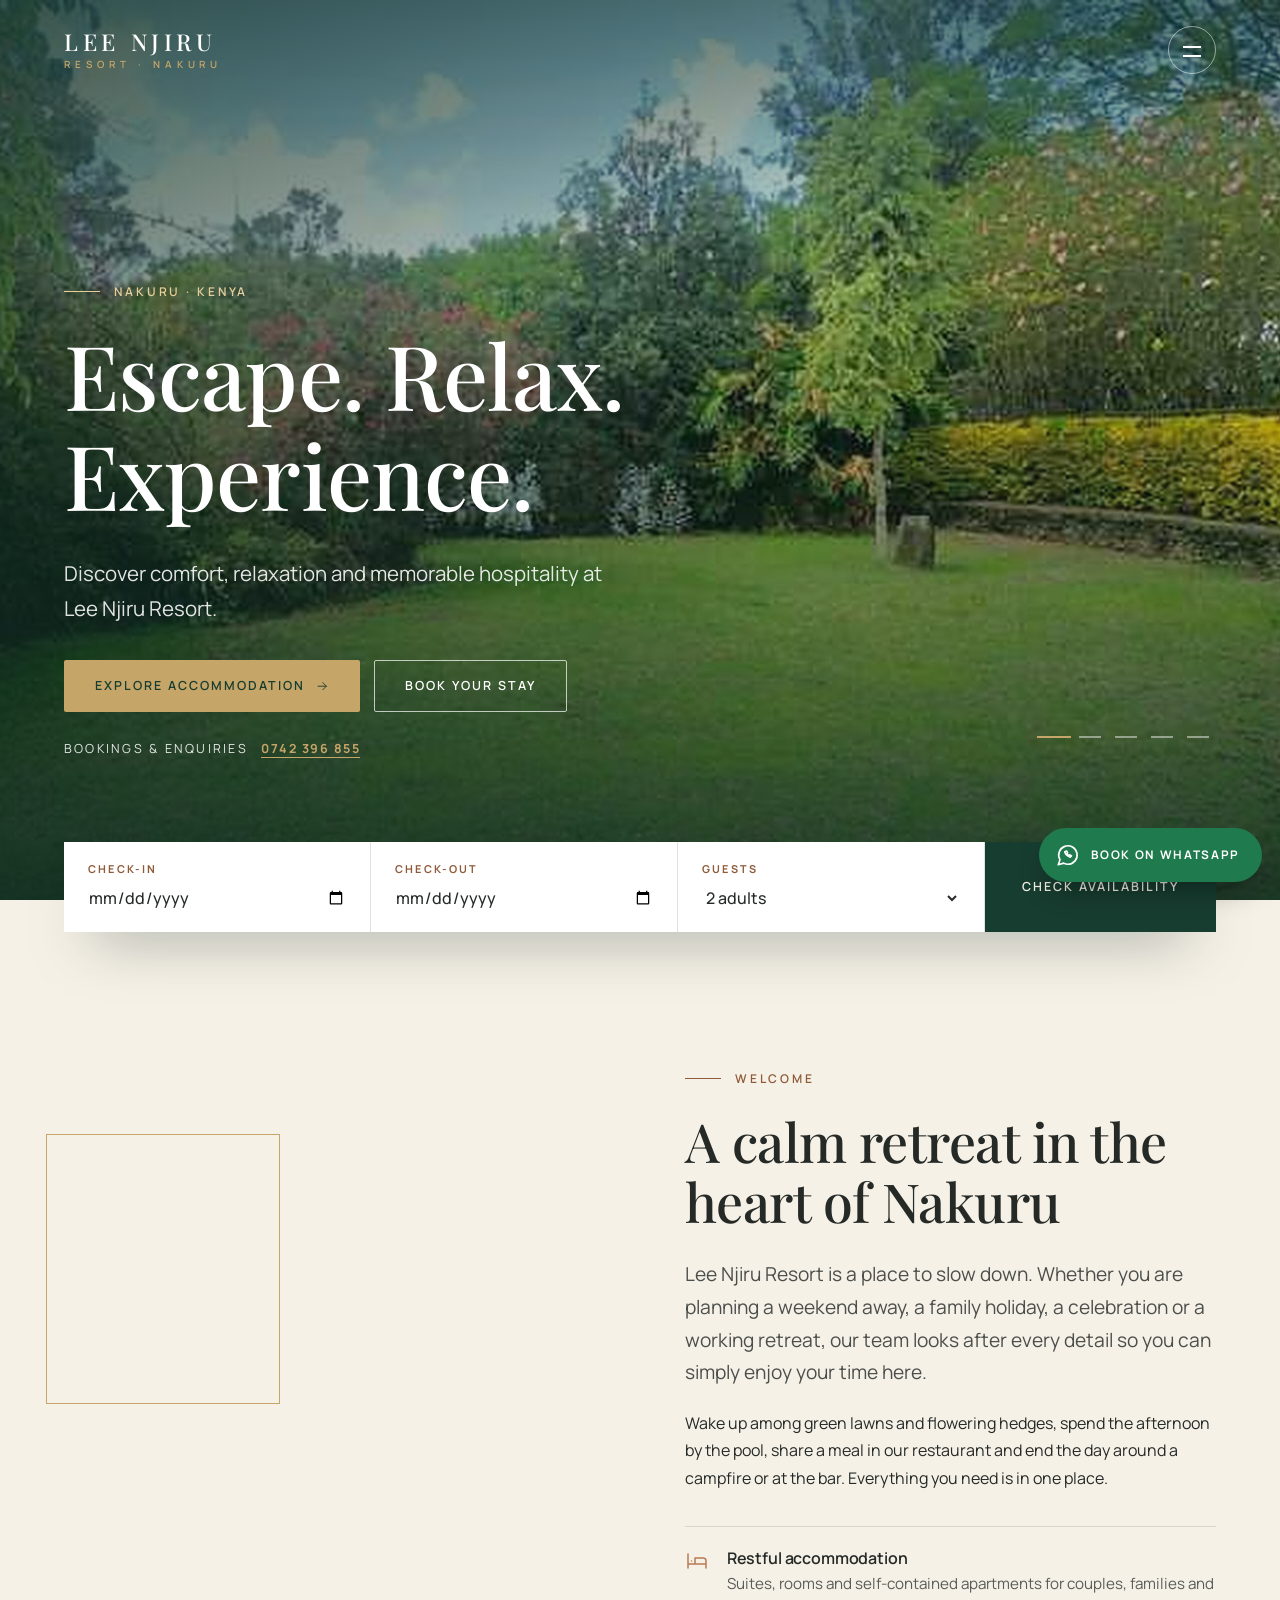
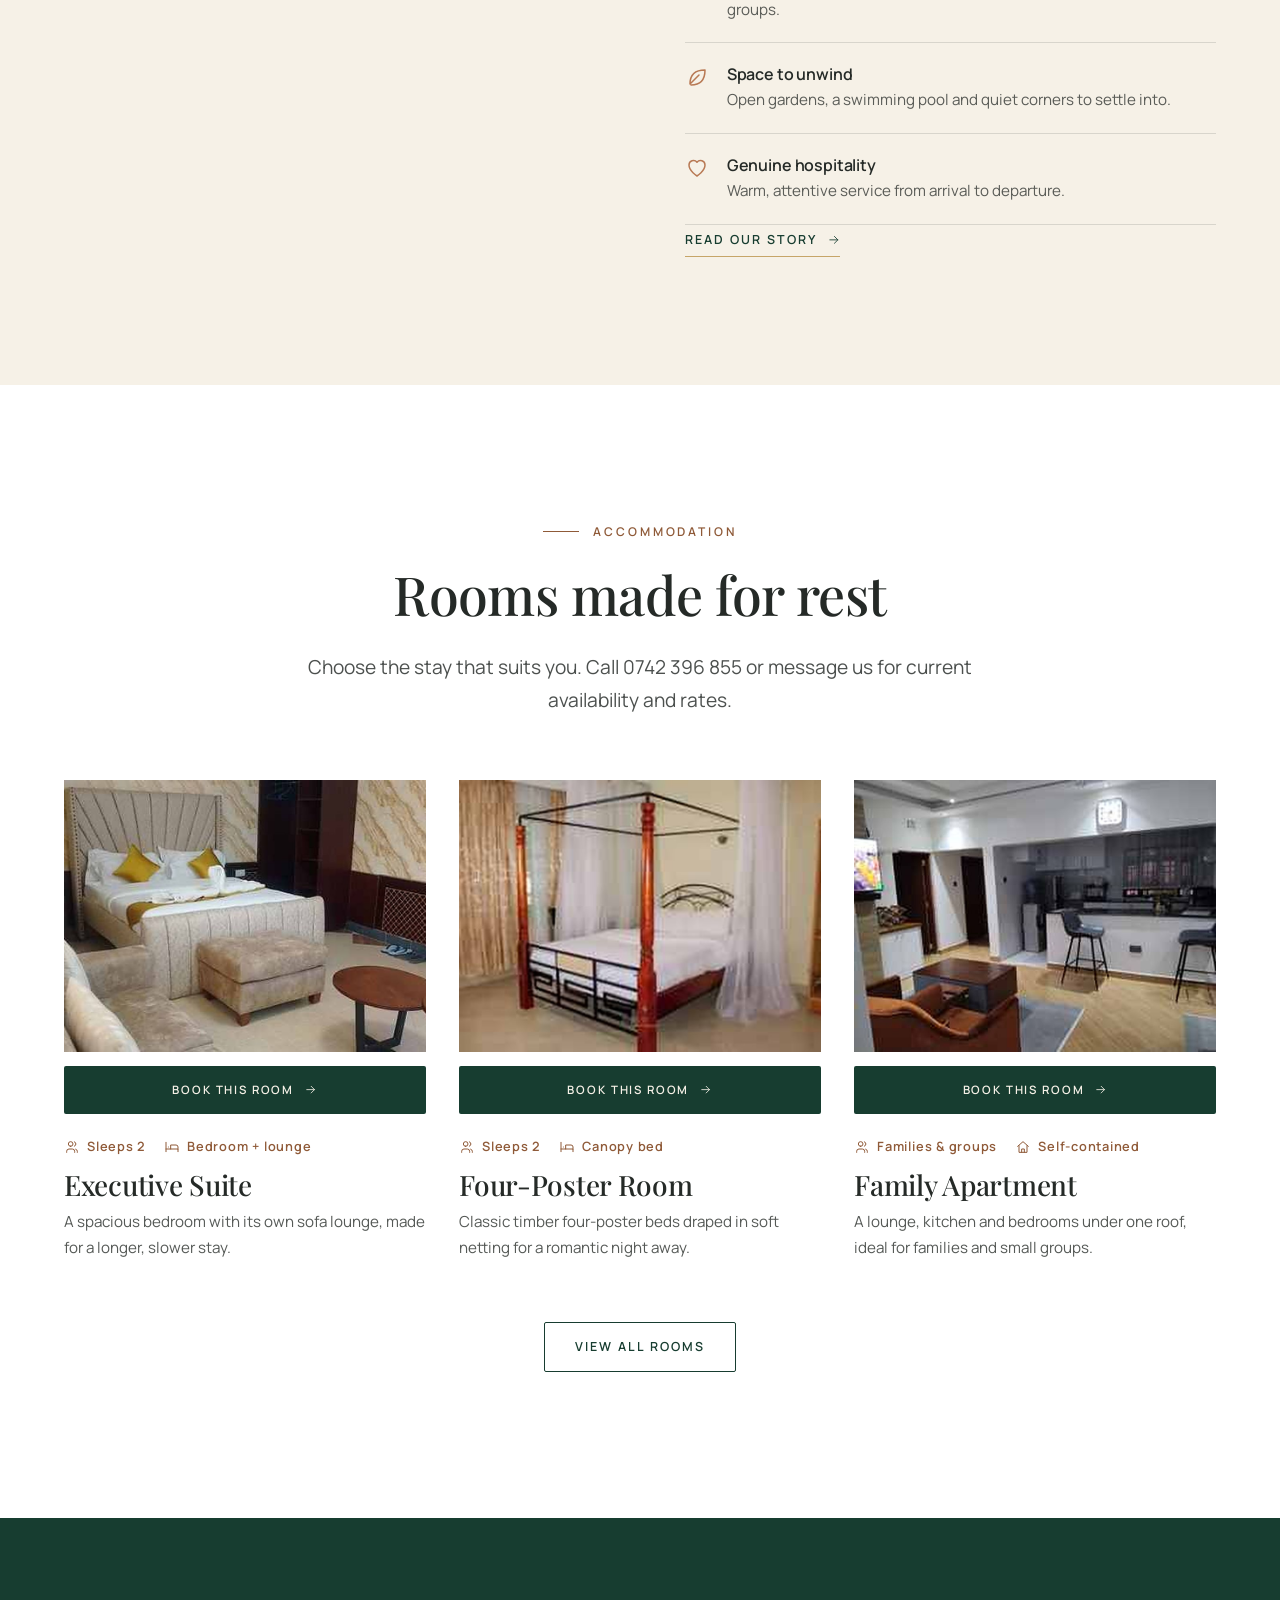
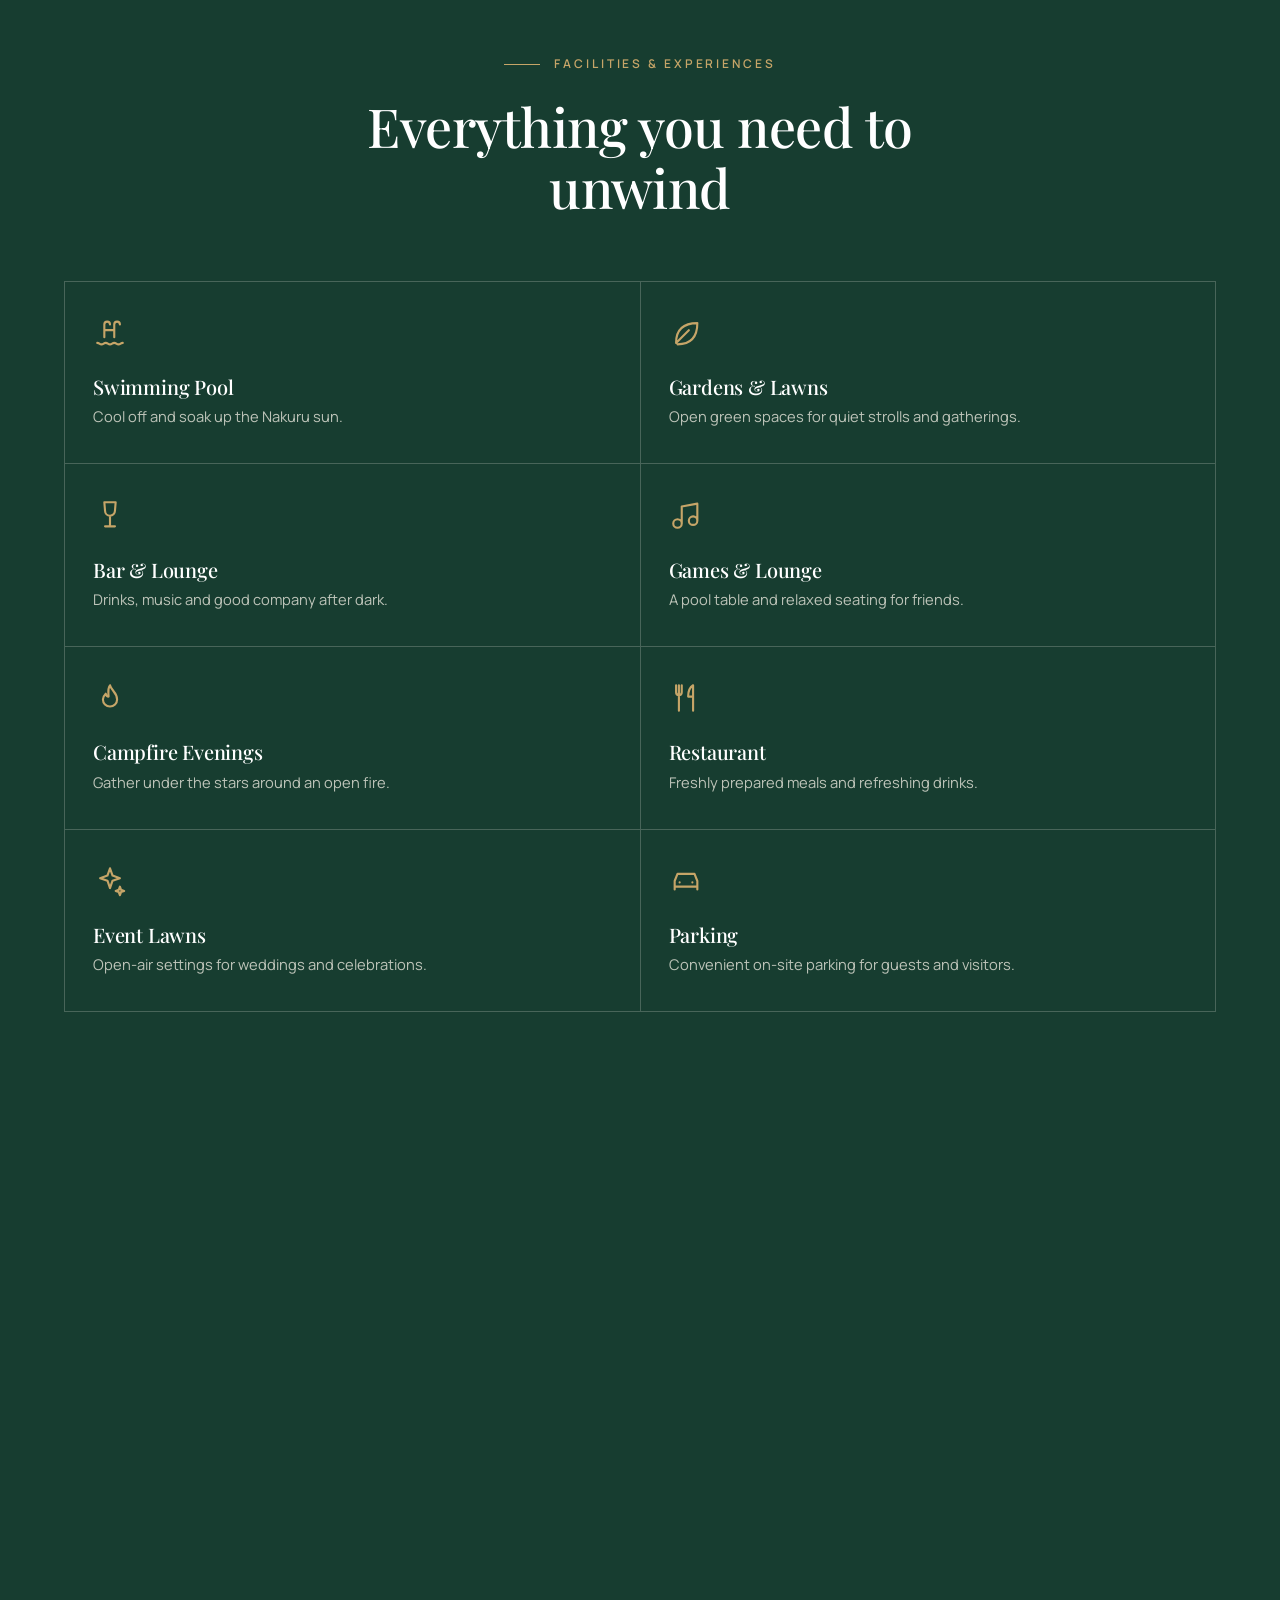
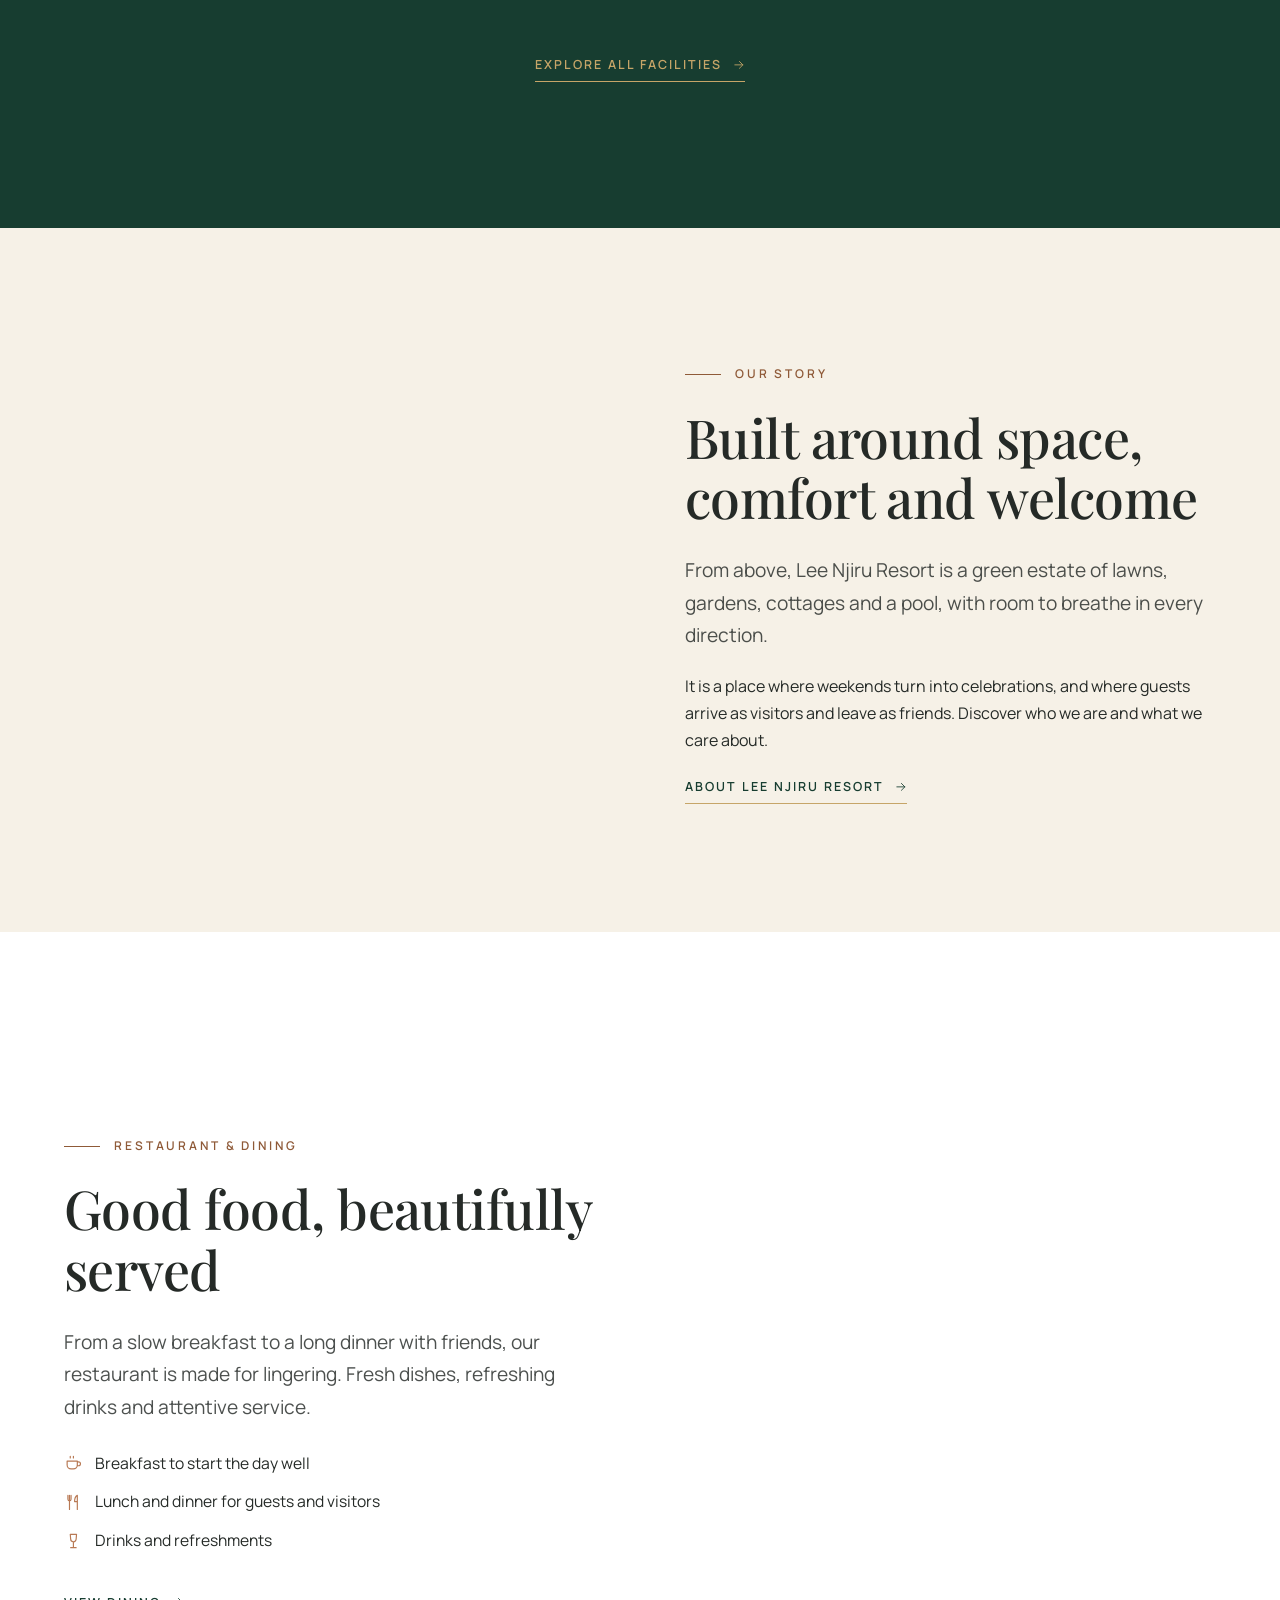
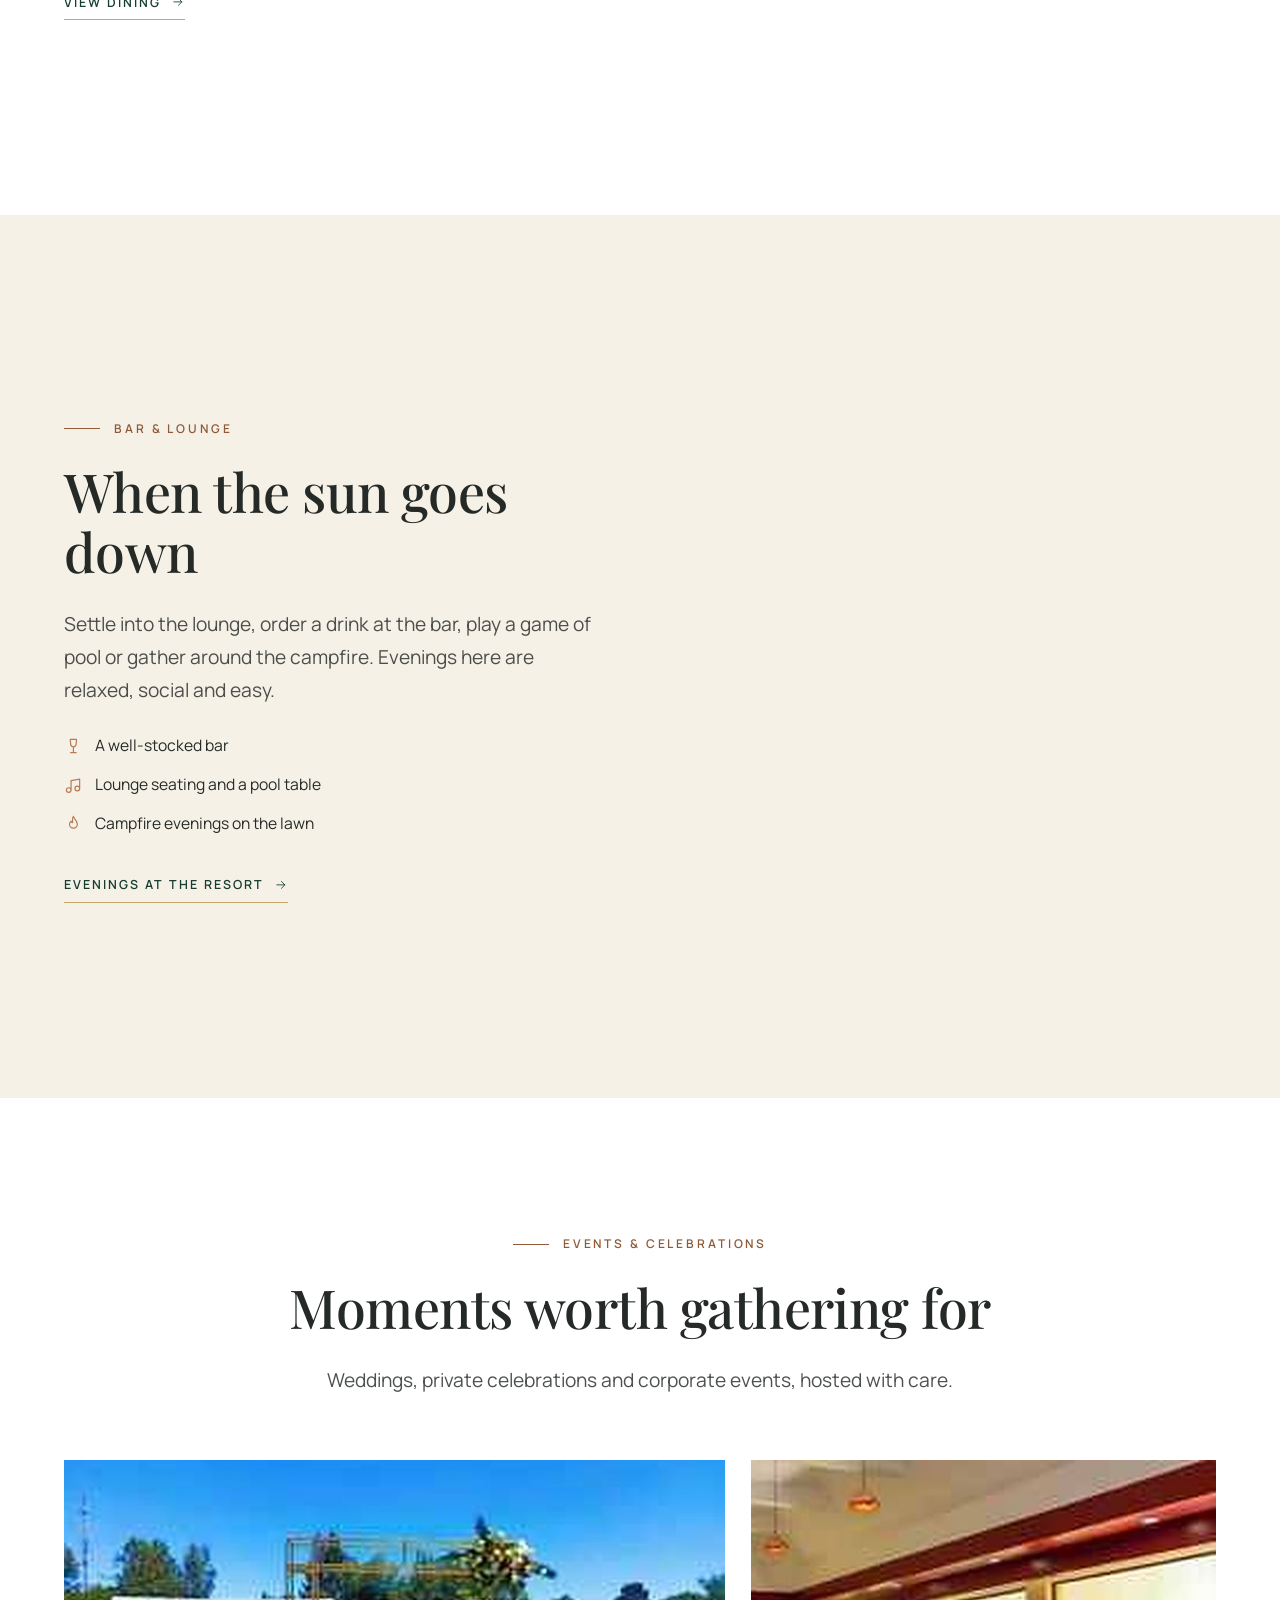
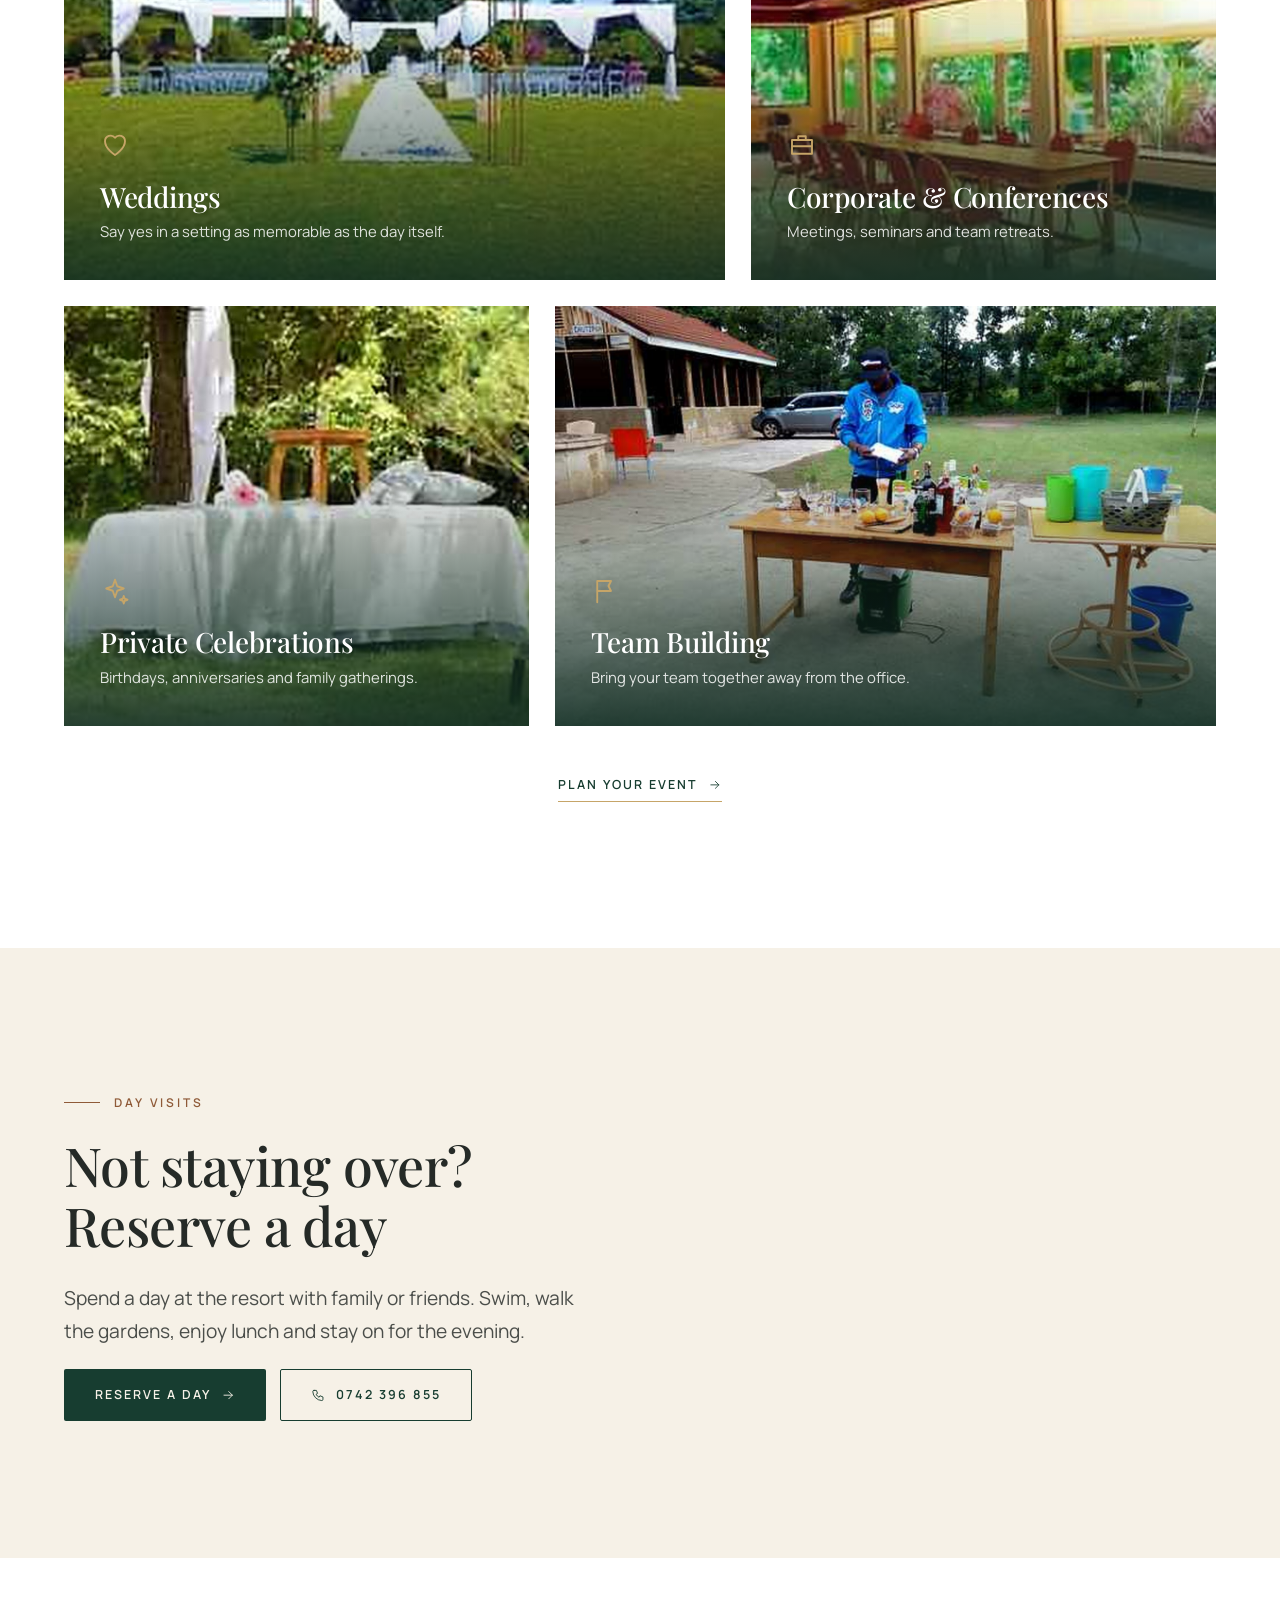
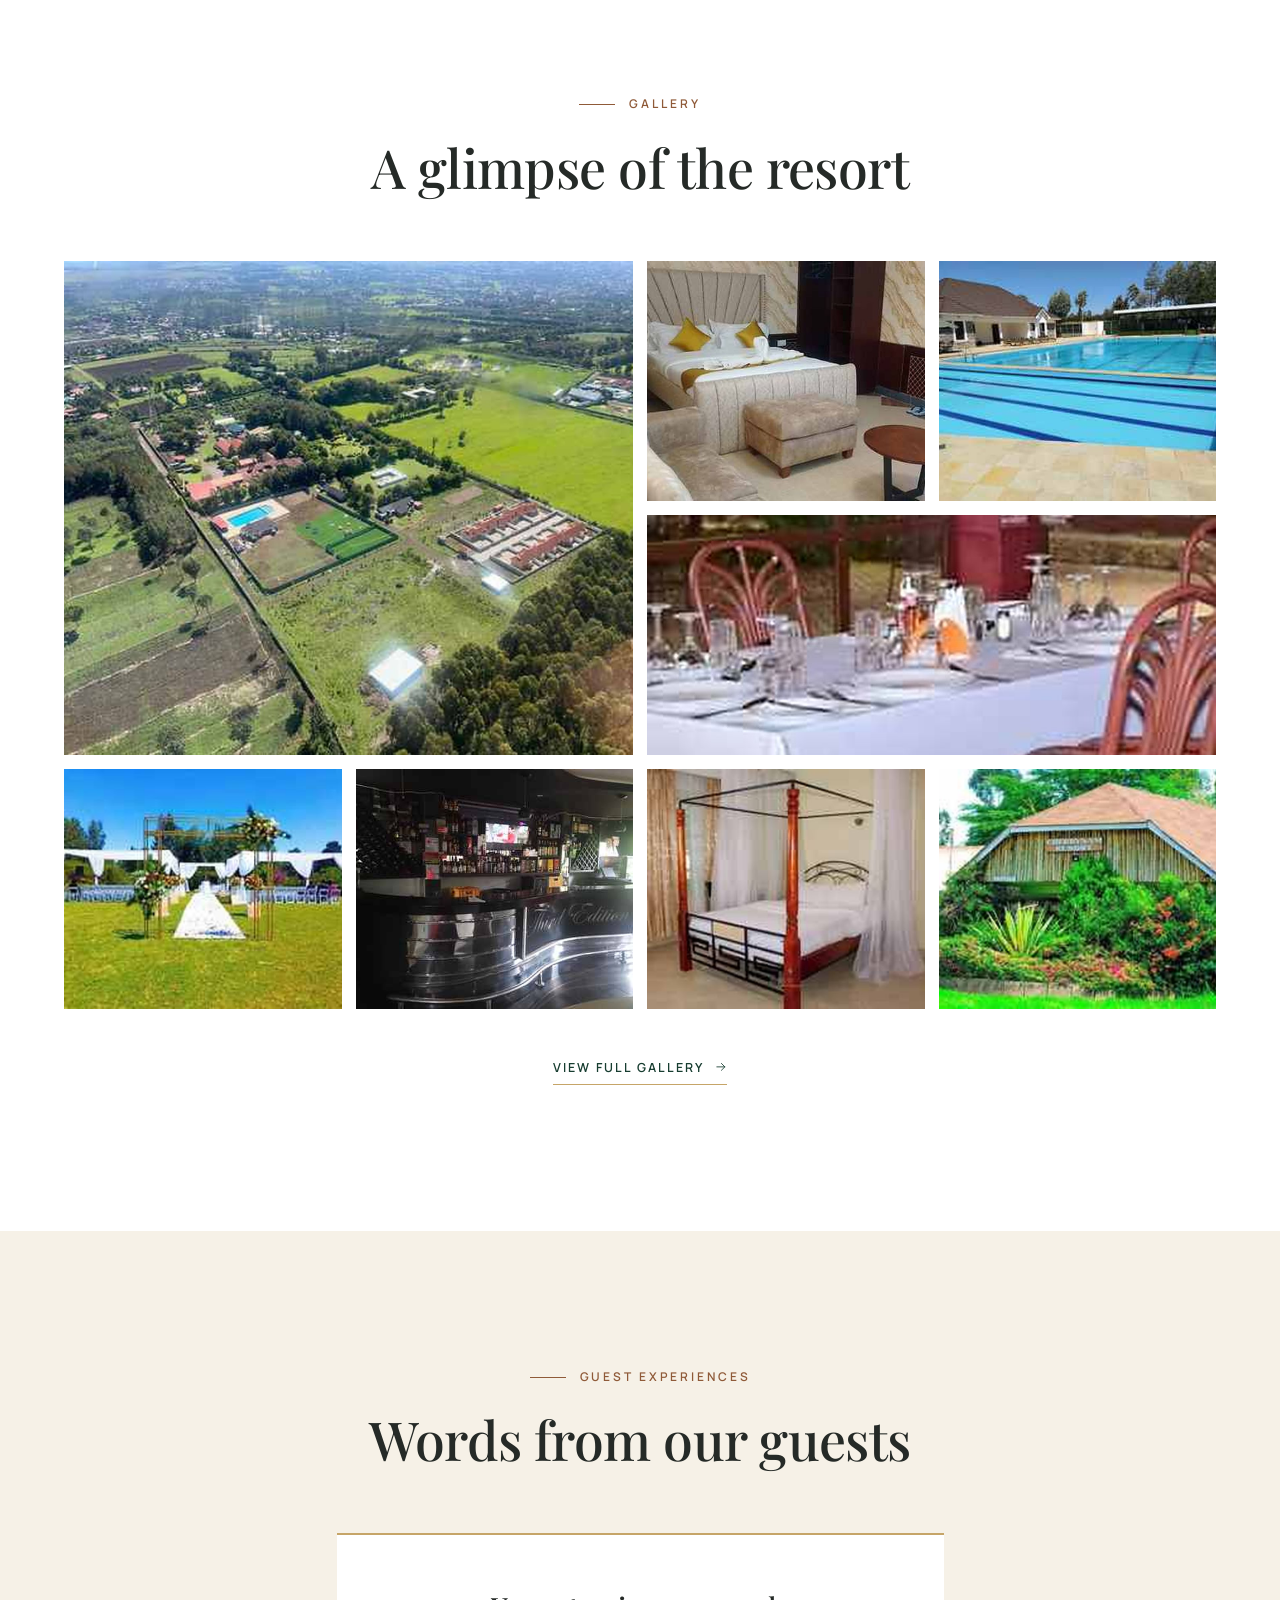
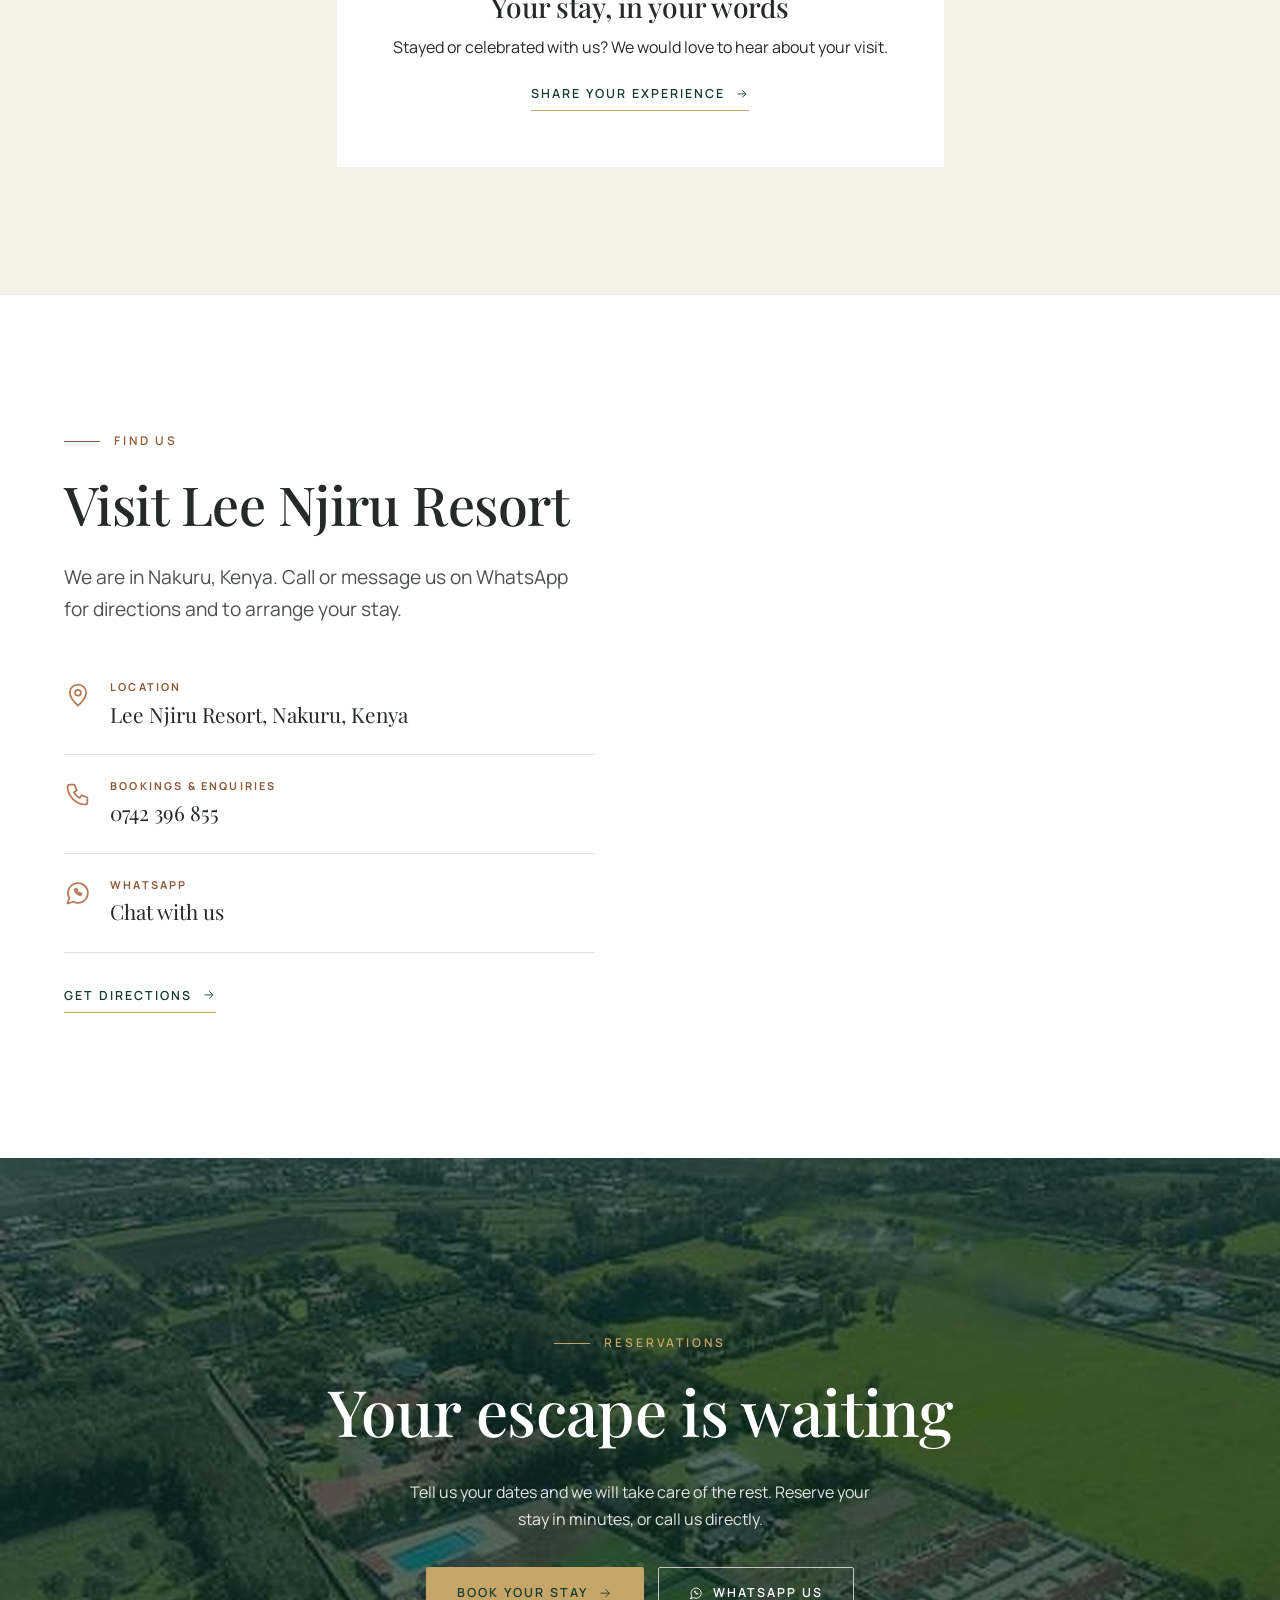
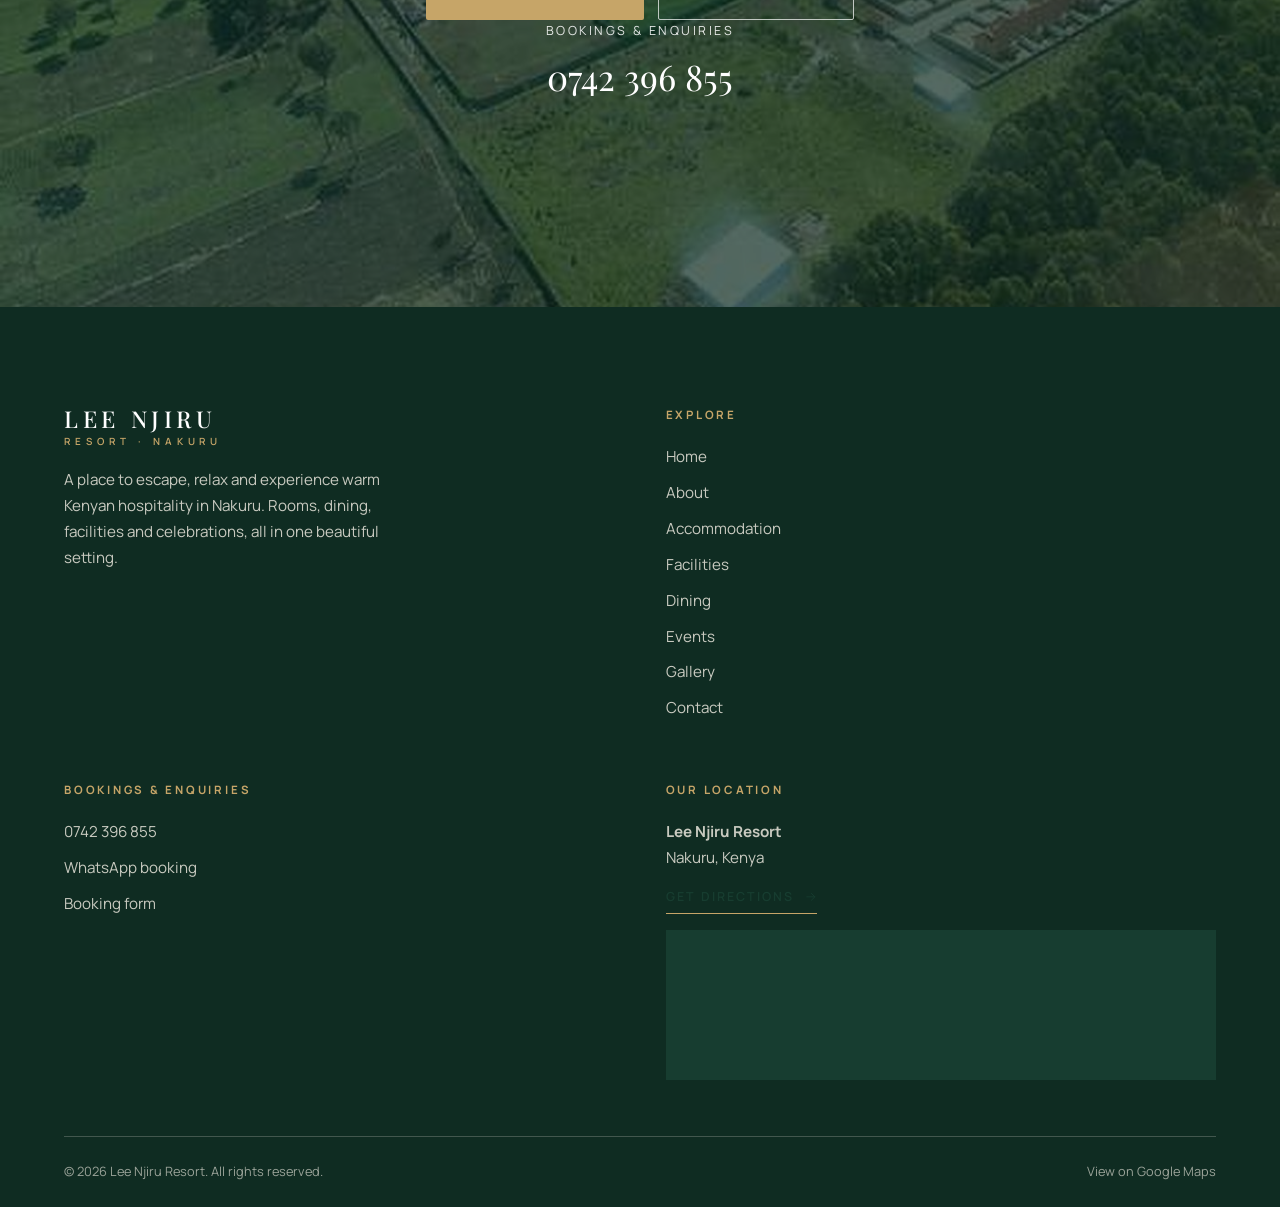
<file: index.html>
<!doctype html>
<html lang="en">
<head>
<meta charset="utf-8">
<meta name="viewport" content="width=device-width,initial-scale=1">
<title>Lee Njiru Resort | Luxury Resort & Accommodation in Nakuru, Kenya</title>
<meta name="description" content="Escape, relax and experience Lee Njiru Resort in Nakuru, Kenya. Comfortable rooms, a swimming pool, gardens, dining, a lively bar and event lawns. Book your stay on 0742 396 855.">
<meta name="theme-color" content="#173D30">
<meta property="og:type" content="website">
<meta property="og:title" content="Lee Njiru Resort | Luxury Resort &amp; Accommodation in Nakuru, Kenya">
<meta property="og:description" content="Escape, relax and experience Lee Njiru Resort in Nakuru, Kenya. Comfortable rooms, a swimming pool, gardens, dining, a lively bar and event lawns. Book your stay on 0742 396 855.">
<meta property="og:image" content="images/p-38.jpg">
<link rel="preconnect" href="https://fonts.googleapis.com">
<link rel="preconnect" href="https://fonts.gstatic.com" crossorigin>
<link href="https://fonts.googleapis.com/css2?family=Manrope:wght@400;500;600;700&family=Playfair+Display:ital,wght@0,400;0,500;0,600;1,400;1,500&display=swap" rel="stylesheet">
<link rel="stylesheet" href="css/styles.css">
<script>document.documentElement.classList.add("js")</script>
<script type="application/ld+json">{"@context":"https://schema.org","@type":"Resort","name":"Lee Njiru Resort","telephone":"+254742396855","address":{"@type":"PostalAddress","addressLocality":"Nakuru","addressCountry":"KE"},"geo":{"@type":"GeoCoordinates","latitude":-0.2646265,"longitude":35.9836623},"hasMap":"https://www.google.com/maps/place/LEE+NJIRU+RESORT/@-0.2646211,35.9810874,17z/data=!3m1!4b1!4m9!3m8!1s0x18298b4fbb07cc4b:0x8979e13f4bb16f9f!5m2!4m1!1i2!8m2!3d-0.2646265!4d35.9836623!16s%2Fg%2F11j031xl7w","description":"Resort accommodation, dining, facilities and event venues in Nakuru, Kenya."}</script>
</head>
<body>
<svg xmlns="http://www.w3.org/2000/svg" width="0" height="0" style="position:absolute" aria-hidden="true" focusable="false"><symbol id="i-arrow" viewBox="0 0 24 24" fill="none" stroke="currentColor" stroke-width="1.5" stroke-linecap="round" stroke-linejoin="round"><path d="M5 12h14M13 6l6 6-6 6"/></symbol><symbol id="i-pin" viewBox="0 0 24 24" fill="none" stroke="currentColor" stroke-width="1.5" stroke-linecap="round" stroke-linejoin="round"><path d="M12 21s-7-6.2-7-11a7 7 0 0114 0c0 4.8-7 11-7 11z"/><circle cx="12" cy="10" r="2.5"/></symbol><symbol id="i-phone" viewBox="0 0 24 24" fill="none" stroke="currentColor" stroke-width="1.5" stroke-linecap="round" stroke-linejoin="round"><path d="M5 4h4l2 5-2.5 1.5a11 11 0 005 5L15 13l5 2v4a2 2 0 01-2 2A16 16 0 013 6a2 2 0 012-2z"/></symbol><symbol id="i-wa" viewBox="0 0 24 24" fill="none" stroke="currentColor" stroke-width="1.5" stroke-linecap="round" stroke-linejoin="round"><path d="M3 21l1.6-4.7A8.5 8.5 0 1112 20.5a8.4 8.4 0 01-4-1L3 21z"/><path d="M9 9c.5 2 2.5 4 5 5l1.2-1.2-1.7-1-.8.7a4 4 0 01-1.7-1.7l.7-.8-1-1.7L9 9z"/></symbol><symbol id="i-pool" viewBox="0 0 24 24" fill="none" stroke="currentColor" stroke-width="1.5" stroke-linecap="round" stroke-linejoin="round"><path d="M3 19c1.5 0 1.5 1 3 1s1.5-1 3-1 1.5 1 3 1 1.5-1 3-1 1.5 1 3 1 1.5-1 3-1M8 15V6a2 2 0 014 0M15 15V6a2 2 0 014 0M8 10h7"/></symbol><symbol id="i-leaf" viewBox="0 0 24 24" fill="none" stroke="currentColor" stroke-width="1.5" stroke-linecap="round" stroke-linejoin="round"><path d="M5 19c0-9 5-14 15-14 0 10-5 15-14 15M5 19l9-9"/></symbol><symbol id="i-flame" viewBox="0 0 24 24" fill="none" stroke="currentColor" stroke-width="1.5" stroke-linecap="round" stroke-linejoin="round"><path d="M12 3c1 4 5 5 5 10a5 5 0 01-10 0c0-2 1-3 2-4 .3 1.5 1 2 2 2 0-3-1-5 1-8z"/></symbol><symbol id="i-car" viewBox="0 0 24 24" fill="none" stroke="currentColor" stroke-width="1.5" stroke-linecap="round" stroke-linejoin="round"><path d="M4 16v-4l2-5h12l2 5v4M4 16h16M4 16v2M20 16v2M7.5 13h.01M16.5 13h.01"/></symbol><symbol id="i-bed" viewBox="0 0 24 24" fill="none" stroke="currentColor" stroke-width="1.5" stroke-linecap="round" stroke-linejoin="round"><path d="M3 19V5M3 15h18v4M21 15v-3a3 3 0 00-3-3h-8v6M6.5 12h.01"/></symbol><symbol id="i-users" viewBox="0 0 24 24" fill="none" stroke="currentColor" stroke-width="1.5" stroke-linecap="round" stroke-linejoin="round"><path d="M16 20v-1.5a3.5 3.5 0 00-3.5-3.5h-5A3.5 3.5 0 004 18.5V20M10 11a3.5 3.5 0 100-7 3.5 3.5 0 000 7zM20 20v-1.5a3.5 3.5 0 00-2.5-3.3M15.5 4.2a3.5 3.5 0 010 6.6"/></symbol><symbol id="i-star" viewBox="0 0 24 24" fill="none" stroke="currentColor" stroke-width="1.5" stroke-linecap="round" stroke-linejoin="round"><path d="M12 3l2.7 5.6 6.1.9-4.4 4.3 1 6.1L12 17l-5.4 2.9 1-6.1L3.2 9.5l6.1-.9z"/></symbol><symbol id="i-check" viewBox="0 0 24 24" fill="none" stroke="currentColor" stroke-width="1.5" stroke-linecap="round" stroke-linejoin="round"><path d="M5 12.5l4.5 4.5L19 7"/></symbol><symbol id="i-close" viewBox="0 0 24 24" fill="none" stroke="currentColor" stroke-width="1.5" stroke-linecap="round" stroke-linejoin="round"><path d="M6 6l12 12M18 6L6 18"/></symbol><symbol id="i-utensils" viewBox="0 0 24 24" fill="none" stroke="currentColor" stroke-width="1.5" stroke-linecap="round" stroke-linejoin="round"><path d="M7 3v8M5 3v5a2 2 0 004 0V3M7 11v10M17 21V3c-2.5 1.5-3.5 4-3.5 8H17"/></symbol><symbol id="i-wine" viewBox="0 0 24 24" fill="none" stroke="currentColor" stroke-width="1.5" stroke-linecap="round" stroke-linejoin="round"><path d="M8 3h8l-.5 6a3.5 3.5 0 01-7 0L8 3zM12 12.5V20M8.5 20h7"/></symbol><symbol id="i-coffee" viewBox="0 0 24 24" fill="none" stroke="currentColor" stroke-width="1.5" stroke-linecap="round" stroke-linejoin="round"><path d="M4 9h13v5a5 5 0 01-5 5H9a5 5 0 01-5-5V9zM17 10h1.5a2.5 2.5 0 010 5H17M8 3v2M12 3v2"/></symbol><symbol id="i-heart" viewBox="0 0 24 24" fill="none" stroke="currentColor" stroke-width="1.5" stroke-linecap="round" stroke-linejoin="round"><path d="M12 20s-8-5-8-11a4.5 4.5 0 018-2.8A4.5 4.5 0 0120 9c0 6-8 11-8 11z"/></symbol><symbol id="i-sparkle" viewBox="0 0 24 24" fill="none" stroke="currentColor" stroke-width="1.5" stroke-linecap="round" stroke-linejoin="round"><path d="M12 3l1.8 5.2L19 10l-5.2 1.8L12 17l-1.8-5.2L5 10l5.2-1.8zM19 16l.8 2.2L22 19l-2.2.8L19 22l-.8-2.2L16 19l2.2-.8z"/></symbol><symbol id="i-briefcase" viewBox="0 0 24 24" fill="none" stroke="currentColor" stroke-width="1.5" stroke-linecap="round" stroke-linejoin="round"><path d="M4 8h16v11H4zM9 8V5h6v3M4 13h16"/></symbol><symbol id="i-present" viewBox="0 0 24 24" fill="none" stroke="currentColor" stroke-width="1.5" stroke-linecap="round" stroke-linejoin="round"><path d="M4 4h16v11H4zM12 15v5M8 20h8M8 11l3-2 2 1.5 3-3"/></symbol><symbol id="i-flag" viewBox="0 0 24 24" fill="none" stroke="currentColor" stroke-width="1.5" stroke-linecap="round" stroke-linejoin="round"><path d="M5 21V4M5 4h11l-2 4 2 4H5"/></symbol><symbol id="i-clock" viewBox="0 0 24 24" fill="none" stroke="currentColor" stroke-width="1.5" stroke-linecap="round" stroke-linejoin="round"><circle cx="12" cy="12" r="9"/><path d="M12 7v5l3 2"/></symbol><symbol id="i-sun" viewBox="0 0 24 24" fill="none" stroke="currentColor" stroke-width="1.5" stroke-linecap="round" stroke-linejoin="round"><circle cx="12" cy="12" r="4"/><path d="M12 2v2M12 20v2M2 12h2M20 12h2M5 5l1.5 1.5M17.5 17.5L19 19M19 5l-1.5 1.5M6.5 17.5L5 19"/></symbol><symbol id="i-tv" viewBox="0 0 24 24" fill="none" stroke="currentColor" stroke-width="1.5" stroke-linecap="round" stroke-linejoin="round"><path d="M3 5h18v12H3zM8 21h8M12 17v4"/></symbol><symbol id="i-home" viewBox="0 0 24 24" fill="none" stroke="currentColor" stroke-width="1.5" stroke-linecap="round" stroke-linejoin="round"><path d="M4 11l8-7 8 7M6 10v10h12V10M10 20v-5h4v5"/></symbol><symbol id="i-music" viewBox="0 0 24 24" fill="none" stroke="currentColor" stroke-width="1.5" stroke-linecap="round" stroke-linejoin="round"><path d="M9 18V6l11-2v12M9 18a3 3 0 11-6 0 3 3 0 016 0zM20 16a3 3 0 11-6 0 3 3 0 016 0z"/></symbol><symbol id="i-compass" viewBox="0 0 24 24" fill="none" stroke="currentColor" stroke-width="1.5" stroke-linecap="round" stroke-linejoin="round"><circle cx="12" cy="12" r="9"/><path d="M15.5 8.5l-2 5-5 2 2-5z"/></symbol></svg>
<a class="skip" href="#main">Skip to content</a>
<header class="site-header">
<a class="brand" href="index.html" aria-label="Lee Njiru Resort, home"><b>LEE NJIRU</b><span>Resort &middot; Nakuru</span></a>
<div class="header-right">
<nav class="nav" id="nav" aria-label="Main"><ul><li style="--i:0"><a href="index.html" aria-current="page">Home</a></li><li style="--i:1"><a href="about.html">About</a></li><li style="--i:2"><a href="accommodation.html">Accommodation</a></li><li style="--i:3"><a href="facilities.html">Facilities</a></li><li style="--i:4"><a href="dining.html">Dining</a></li><li style="--i:5"><a href="events.html">Events</a></li><li style="--i:6"><a href="gallery.html">Gallery</a></li><li style="--i:7"><a href="contact.html">Contact</a></li><li class="nav-book" style="--i:8"><a href="contact.html#booking">Book Now</a></li></ul></nav>
<a class="btn btn-gold btn-sm header-cta" href="contact.html#booking">Book Now</a>
<button class="toggle" type="button" aria-expanded="false" aria-controls="nav" aria-label="Open menu"><i></i><i></i></button>
</div>
</header>
<main id="main">
<section class="hero has-avail">
<div class="slides hero-bg" role="group" aria-roledescription="carousel" aria-label="Resort photos"><div class="slide on"><img src="images/p-38.jpg" alt="Lawn and flowering hedge" width="1920" height="1006" fetchpriority="high" decoding="async"></div><div class="slide"><img src="images/p-04.jpg" alt="Wedding set up on the lawn" width="1920" height="865" fetchpriority="low" decoding="async"></div><div class="slide"><img src="images/p-49.jpg" alt="Campfire evening" width="1920" height="1081" fetchpriority="low" decoding="async"></div><div class="slide"><img src="images/p-05.jpg" alt="Manicured gardens seen from above" width="1920" height="887" fetchpriority="low" decoding="async"></div><div class="slide"><img src="images/p-18.jpg" alt="Resort building and lawn" width="1920" height="858" fetchpriority="low" decoding="async"></div></div><div class="pager" role="group" aria-label="Choose hero photo"></div>
<div class="hero-in"><div class="inner">
<span class="eyebrow">Nakuru &middot; Kenya</span>
<h1 data-split>Escape. Relax. Experience.</h1>
<p class="sub">Discover comfort, relaxation and memorable hospitality at Lee Njiru Resort.</p>
<div class="btn-row"><a class="btn btn-gold" href="accommodation.html">Explore Accommodation <svg class="ico" aria-hidden="true"><use href="#i-arrow"/></svg></a><a class="btn btn-line-l" href="contact.html#booking">Book Your Stay</a></div>
<p class="hero-call">Bookings &amp; enquiries <a href="tel:+254742396855">0742 396 855</a></p>
</div></div>
</section>

<div class="avail reveal">
<form class="avail-form" data-avail action="contact.html" method="get" aria-label="Check availability">
<label>Check-in<input type="date" name="checkin" required></label>
<label>Check-out<input type="date" name="checkout" required></label>
<label>Guests<select name="adults"><option value="1">1 adult</option><option value="2" selected>2 adults</option><option value="3">3 adults</option><option value="4">4 adults</option><option value="5">5 adults</option><option value="6">6 adults</option></select></label>
<button class="btn btn-forest" type="submit">Check Availability</button>
</form>
</div>

<section class="section after-avail">
<div class="container split">
<div class="stack-img">
<div class="media a reveal-img"><img src="images/p-17.jpg" alt="Swimming pool at Lee Njiru Resort" width="1400" height="1867" loading="lazy" decoding="async"></div>
<div class="media b reveal-img" data-d=".2"><img src="images/p-42.jpg" alt="Cottage and gardens" width="855" height="570" loading="lazy" decoding="async"></div>
</div>
<div class="reveal">
<span class="eyebrow">Welcome</span>
<h2>A calm retreat in the heart of Nakuru</h2>
<p class="lead">Lee Njiru Resort is a place to slow down. Whether you are planning a weekend away, a family holiday, a celebration or a working retreat, our team looks after every detail so you can simply enjoy your time here.</p>
<p>Wake up among green lawns and flowering hedges, spend the afternoon by the pool, share a meal in our restaurant and end the day around a campfire or at the bar. Everything you need is in one place.</p>
<ul class="pillars">
<li><svg class="ico" aria-hidden="true"><use href="#i-bed"/></svg><div><h4>Restful accommodation</h4><p>Suites, rooms and self-contained apartments for couples, families and groups.</p></div></li>
<li><svg class="ico" aria-hidden="true"><use href="#i-leaf"/></svg><div><h4>Space to unwind</h4><p>Open gardens, a swimming pool and quiet corners to settle into.</p></div></li>
<li><svg class="ico" aria-hidden="true"><use href="#i-heart"/></svg><div><h4>Genuine hospitality</h4><p>Warm, attentive service from arrival to departure.</p></div></li>
</ul>
<a class="link-arrow" href="about.html">Read our story <svg class="ico" aria-hidden="true"><use href="#i-arrow"/></svg></a>
</div>
</div>
</section>

<section class="section bg-white">
<div class="container">
<div class="sec-head center reveal"><span class="eyebrow">Accommodation</span><h2>Rooms made for rest</h2><p class="lead">Choose the stay that suits you. Call 0742 396 855 or message us for current availability and rates.</p></div>
<div class="grid-3">
<article class="card reveal"><div class="media zoom"><img src="images/p-32.jpg" alt="Suite bedroom and lounge" width="1400" height="625" loading="lazy" decoding="async"></div><a class="btn btn-forest btn-sm btn-block" href="contact.html?room=Executive%20Suite#booking">Book This Room <svg class="ico" aria-hidden="true"><use href="#i-arrow"/></svg></a><div class="meta"><span><svg class="ico" aria-hidden="true"><use href="#i-users"/></svg> Sleeps 2</span><span><svg class="ico" aria-hidden="true"><use href="#i-bed"/></svg> Bedroom + lounge</span></div><h3>Executive Suite</h3><p>A spacious bedroom with its own sofa lounge, made for a longer, slower stay.</p></article>
<article class="card reveal" data-d=".12"><div class="media zoom"><img src="images/p-43.jpg" alt="Canopy bed in a guest room" width="855" height="570" loading="lazy" decoding="async"></div><a class="btn btn-forest btn-sm btn-block" href="contact.html?room=Four-Poster%20Room#booking">Book This Room <svg class="ico" aria-hidden="true"><use href="#i-arrow"/></svg></a><div class="meta"><span><svg class="ico" aria-hidden="true"><use href="#i-users"/></svg> Sleeps 2</span><span><svg class="ico" aria-hidden="true"><use href="#i-bed"/></svg> Canopy bed</span></div><h3>Four-Poster Room</h3><p>Classic timber four-poster beds draped in soft netting for a romantic night away.</p></article>
<article class="card reveal" data-d=".24"><div class="media zoom"><img src="images/p-09.jpg" alt="Apartment kitchen and lounge" width="909" height="684" loading="lazy" decoding="async"></div><a class="btn btn-forest btn-sm btn-block" href="contact.html?room=Family%20Apartment#booking">Book This Room <svg class="ico" aria-hidden="true"><use href="#i-arrow"/></svg></a><div class="meta"><span><svg class="ico" aria-hidden="true"><use href="#i-users"/></svg> Families &amp; groups</span><span><svg class="ico" aria-hidden="true"><use href="#i-home"/></svg> Self-contained</span></div><h3>Family Apartment</h3><p>A lounge, kitchen and bedrooms under one roof, ideal for families and small groups.</p></article>
</div>
<p class="center reveal" style="margin-top:44px"><a class="btn btn-line" href="accommodation.html">View All Rooms</a></p>
</div>
</section>

<section class="section bg-forest">
<div class="container">
<div class="sec-head center reveal"><span class="eyebrow">Facilities &amp; Experiences</span><h2>Everything you need to unwind</h2></div>
<div class="fac-grid reveal">
<div class="fac"><svg class="ico" aria-hidden="true"><use href="#i-pool"/></svg><h3>Swimming Pool</h3><p>Cool off and soak up the Nakuru sun.</p></div>
<div class="fac"><svg class="ico" aria-hidden="true"><use href="#i-leaf"/></svg><h3>Gardens &amp; Lawns</h3><p>Open green spaces for quiet strolls and gatherings.</p></div>
<div class="fac"><svg class="ico" aria-hidden="true"><use href="#i-wine"/></svg><h3>Bar &amp; Lounge</h3><p>Drinks, music and good company after dark.</p></div>
<div class="fac"><svg class="ico" aria-hidden="true"><use href="#i-music"/></svg><h3>Games &amp; Lounge</h3><p>A pool table and relaxed seating for friends.</p></div>
<div class="fac"><svg class="ico" aria-hidden="true"><use href="#i-flame"/></svg><h3>Campfire Evenings</h3><p>Gather under the stars around an open fire.</p></div>
<div class="fac"><svg class="ico" aria-hidden="true"><use href="#i-utensils"/></svg><h3>Restaurant</h3><p>Freshly prepared meals and refreshing drinks.</p></div>
<div class="fac"><svg class="ico" aria-hidden="true"><use href="#i-sparkle"/></svg><h3>Event Lawns</h3><p>Open-air settings for weddings and celebrations.</p></div>
<div class="fac"><svg class="ico" aria-hidden="true"><use href="#i-car"/></svg><h3>Parking</h3><p>Convenient on-site parking for guests and visitors.</p></div>
</div>
<div class="mosaic">
<div class="media zoom reveal-img"><img src="images/p-30.jpg" alt="Pool entrance" width="666" height="891" loading="lazy" decoding="async"></div>
<div class="media zoom reveal-img" data-d=".12"><img src="images/p-45.jpg" alt="Lodge among the flowers" width="855" height="570" loading="lazy" decoding="async"></div>
<div class="media zoom reveal-img" data-d=".24"><img src="images/p-15.jpg" alt="Pool table in the lounge" width="855" height="570" loading="lazy" decoding="async"></div>
</div>
<p class="center reveal" style="margin-top:44px"><a class="link-arrow" href="facilities.html">Explore all facilities <svg class="ico" aria-hidden="true"><use href="#i-arrow"/></svg></a></p>
</div>
</section>

<section class="section">
<div class="container split">
<div class="media wide-img reveal-img"><img src="images/p-08.jpg" alt="Aerial view of Lee Njiru Resort" width="1400" height="1109" loading="lazy" decoding="async"></div>
<div class="reveal">
<span class="eyebrow">Our Story</span>
<h2>Built around space, comfort and welcome</h2>
<p class="lead">From above, Lee Njiru Resort is a green estate of lawns, gardens, cottages and a pool, with room to breathe in every direction.</p>
<p>It is a place where weekends turn into celebrations, and where guests arrive as visitors and leave as friends. Discover who we are and what we care about.</p>
<a class="link-arrow" href="about.html">About Lee Njiru Resort <svg class="ico" aria-hidden="true"><use href="#i-arrow"/></svg></a>
</div>
</div>
</section>

<section class="section bg-white">
<div class="container split rev">
<div class="strip">
<div class="media reveal-img"><img src="images/p-20.jpg" alt="Table set for dining" width="855" height="570" loading="lazy" decoding="async"></div>
<div class="media reveal-img" data-d=".15"><img src="images/p-25.jpg" alt="A freshly served plate" width="855" height="570" loading="lazy" decoding="async"></div>
<div class="media reveal-img" data-d=".3"><img src="images/p-26.jpg" alt="Plated starter" width="630" height="420" loading="lazy" decoding="async"></div>
</div>
<div class="reveal">
<span class="eyebrow">Restaurant &amp; Dining</span>
<h2>Good food, beautifully served</h2>
<p class="lead">From a slow breakfast to a long dinner with friends, our restaurant is made for lingering. Fresh dishes, refreshing drinks and attentive service.</p>
<ul class="feature-list"><li><svg class="ico" aria-hidden="true"><use href="#i-coffee"/></svg> Breakfast to start the day well</li><li><svg class="ico" aria-hidden="true"><use href="#i-utensils"/></svg> Lunch and dinner for guests and visitors</li><li><svg class="ico" aria-hidden="true"><use href="#i-wine"/></svg> Drinks and refreshments</li></ul>
<a class="link-arrow" href="dining.html">View dining <svg class="ico" aria-hidden="true"><use href="#i-arrow"/></svg></a>
</div>
</div>
</section>

<section class="section">
<div class="container split">
<div class="reveal">
<span class="eyebrow">Bar &amp; Lounge</span>
<h2>When the sun goes down</h2>
<p class="lead">Settle into the lounge, order a drink at the bar, play a game of pool or gather around the campfire. Evenings here are relaxed, social and easy.</p>
<ul class="feature-list"><li><svg class="ico" aria-hidden="true"><use href="#i-wine"/></svg> A well-stocked bar</li><li><svg class="ico" aria-hidden="true"><use href="#i-music"/></svg> Lounge seating and a pool table</li><li><svg class="ico" aria-hidden="true"><use href="#i-flame"/></svg> Campfire evenings on the lawn</li></ul>
<a class="link-arrow" href="facilities.html#evenings">Evenings at the resort <svg class="ico" aria-hidden="true"><use href="#i-arrow"/></svg></a>
</div>
<div class="strip">
<div class="media reveal-img"><img src="images/p-11.jpg" alt="The bar" width="1182" height="885" loading="lazy" decoding="async"></div>
<div class="media reveal-img" data-d=".15"><img src="images/p-12.jpg" alt="Lounge in the evening" width="630" height="420" loading="lazy" decoding="async"></div>
<div class="media reveal-img" data-d=".3"><img src="images/p-49.jpg" alt="Campfire evening" width="1920" height="1081" loading="lazy" decoding="async"></div>
</div>
</div>
</section>

<section class="section bg-white">
<div class="container">
<div class="sec-head center reveal"><span class="eyebrow">Events &amp; Celebrations</span><h2>Moments worth gathering for</h2><p class="lead">Weddings, private celebrations and corporate events, hosted with care.</p></div>
<div class="block">
<a class="tile c7 reveal" href="events.html"><div class="media"><img src="images/p-47.jpg" alt="Wedding ceremony on the lawn" width="855" height="570" loading="lazy" decoding="async"></div><div class="tile-in"><svg class="ico" aria-hidden="true"><use href="#i-heart"/></svg><h3>Weddings</h3><p>Say yes in a setting as memorable as the day itself.</p></div></a>
<a class="tile c5 reveal" data-d=".12" href="events.html"><div class="media"><img src="images/p-27.jpg" alt="Dining hall with garden views" width="855" height="570" loading="lazy" decoding="async"></div><div class="tile-in"><svg class="ico" aria-hidden="true"><use href="#i-briefcase"/></svg><h3>Corporate &amp; Conferences</h3><p>Meetings, seminars and team retreats.</p></div></a>
<a class="tile c5 reveal" href="events.html"><div class="media"><img src="images/p-39.jpg" alt="Garden dining set up" width="855" height="570" loading="lazy" decoding="async"></div><div class="tile-in"><svg class="ico" aria-hidden="true"><use href="#i-sparkle"/></svg><h3>Private Celebrations</h3><p>Birthdays, anniversaries and family gatherings.</p></div></a>
<a class="tile c7 reveal" data-d=".12" href="events.html"><div class="media"><img src="images/p-02.jpg" alt="Outdoor refreshments set up on the lawn" width="1400" height="1050" loading="lazy" decoding="async"></div><div class="tile-in"><svg class="ico" aria-hidden="true"><use href="#i-flag"/></svg><h3>Team Building</h3><p>Bring your team together away from the office.</p></div></a>
</div>
<p class="center reveal" style="margin-top:44px"><a class="link-arrow" href="events.html">Plan your event <svg class="ico" aria-hidden="true"><use href="#i-arrow"/></svg></a></p>
</div>
</section>

<section class="section">
<div class="container split rev">
<div class="media wide-img reveal-img"><img src="images/p-44.jpg" alt="Swimming pool and lodge" width="909" height="684" loading="lazy" decoding="async"></div>
<div class="reveal">
<span class="eyebrow">Day Visits</span>
<h2>Not staying over? Reserve a day</h2>
<p class="lead">Spend a day at the resort with family or friends. Swim, walk the gardens, enjoy lunch and stay on for the evening.</p>
<div class="btn-row"><a class="btn btn-forest" href="contact.html?room=Day%20Visit#booking">Reserve a Day <svg class="ico" aria-hidden="true"><use href="#i-arrow"/></svg></a><a class="btn btn-line" href="tel:+254742396855"><svg class="ico" aria-hidden="true"><use href="#i-phone"/></svg> 0742 396 855</a></div>
</div>
</div>
</section>

<section class="section bg-white">
<div class="container">
<div class="sec-head center reveal"><span class="eyebrow">Gallery</span><h2>A glimpse of the resort</h2></div>
<div class="gal-preview reveal">
<a href="images/p-08.jpg" data-lb data-cap="Aerial view of Lee Njiru Resort" aria-label="View photo: Aerial view of Lee Njiru Resort"><div class="media zoom"><img src="images/p-08.jpg" alt="Aerial view of Lee Njiru Resort" width="1400" height="1109" loading="lazy" decoding="async"></div></a>
<a href="images/p-32.jpg" data-lb data-cap="Suite bedroom and lounge" aria-label="View photo: Suite bedroom and lounge"><div class="media zoom"><img src="images/p-32.jpg" alt="Suite bedroom and lounge" width="1400" height="625" loading="lazy" decoding="async"></div></a>
<a href="images/p-44.jpg" data-lb data-cap="Swimming pool and lodge" aria-label="View photo: Swimming pool and lodge"><div class="media zoom"><img src="images/p-44.jpg" alt="Swimming pool and lodge" width="909" height="684" loading="lazy" decoding="async"></div></a>
<a href="images/p-20.jpg" data-lb data-cap="Table set for dining" aria-label="View photo: Table set for dining"><div class="media zoom"><img src="images/p-20.jpg" alt="Table set for dining" width="855" height="570" loading="lazy" decoding="async"></div></a>
<a href="images/p-47.jpg" data-lb data-cap="Wedding ceremony on the lawn" aria-label="View photo: Wedding ceremony on the lawn"><div class="media zoom"><img src="images/p-47.jpg" alt="Wedding ceremony on the lawn" width="855" height="570" loading="lazy" decoding="async"></div></a>
<a href="images/p-11.jpg" data-lb data-cap="The bar" aria-label="View photo: The bar"><div class="media zoom"><img src="images/p-11.jpg" alt="The bar" width="1182" height="885" loading="lazy" decoding="async"></div></a>
<a href="images/p-43.jpg" data-lb data-cap="Canopy bed in a guest room" aria-label="View photo: Canopy bed in a guest room"><div class="media zoom"><img src="images/p-43.jpg" alt="Canopy bed in a guest room" width="855" height="570" loading="lazy" decoding="async"></div></a>
<a href="images/p-45.jpg" data-lb data-cap="Lodge among the flowers" aria-label="View photo: Lodge among the flowers"><div class="media zoom"><img src="images/p-45.jpg" alt="Lodge among the flowers" width="855" height="570" loading="lazy" decoding="async"></div></a>
</div>
<p class="center reveal" style="margin-top:44px"><a class="link-arrow" href="gallery.html">View full gallery <svg class="ico" aria-hidden="true"><use href="#i-arrow"/></svg></a></p>
</div>
</section>

<section class="section">
<div class="container">
<div class="sec-head center reveal"><span class="eyebrow">Guest Experiences</span><h2>Words from our guests</h2></div>
<div class="reviews" id="reviews"></div>
</div>
</section>

<section class="section bg-white">
<div class="container split top">
<div class="reveal">
<span class="eyebrow">Find Us</span>
<h2>Visit Lee Njiru Resort</h2>
<p class="lead">We are in Nakuru, Kenya. Call or message us on WhatsApp for directions and to arrange your stay.</p>
<ul class="info-list">
<li><svg class="ico" aria-hidden="true"><use href="#i-pin"/></svg><div><small>Location</small><span class="v">Lee Njiru Resort, Nakuru, Kenya</span></div></li>
<li><svg class="ico" aria-hidden="true"><use href="#i-phone"/></svg><div><small>Bookings &amp; enquiries</small><a href="tel:+254742396855">0742 396 855</a></div></li>
<li><svg class="ico" aria-hidden="true"><use href="#i-wa"/></svg><div><small>WhatsApp</small><a target="_blank" rel="noopener" href="https://wa.me/254742396855?text=Hello%20Lee%20Njiru%20Resort%2C%20I%20would%20like%20to%20make%20an%20enquiry.">Chat with us</a></div></li>
</ul>
<p style="margin-top:28px"><a class="link-arrow" target="_blank" rel="noopener" href="https://www.google.com/maps/dir/?api=1&amp;destination=-0.2646265,35.9836623">Get directions <svg class="ico" aria-hidden="true"><use href="#i-arrow"/></svg></a></p>
</div>
<div class="map reveal-img"><iframe title="Map showing Lee Njiru Resort in Nakuru" loading="lazy" referrerpolicy="no-referrer-when-downgrade" src="https://www.google.com/maps?q=-0.2646265,35.9836623(Lee+Njiru+Resort)&amp;z=15&amp;output=embed"></iframe></div>
</div>
</section>

<section class="cta"><div class="media"><img src="images/p-08.jpg" alt="Aerial view of Lee Njiru Resort" width="1400" height="1109" loading="lazy" decoding="async"></div><div class="container reveal"><span class="eyebrow">Reservations</span><h2>Your escape is waiting</h2><p>Tell us your dates and we will take care of the rest. Reserve your stay in minutes, or call us directly.</p><div class="btn-row"><a class="btn btn-gold" href="contact.html#booking">Book Your Stay <svg class="ico" aria-hidden="true"><use href="#i-arrow"/></svg></a><a class="btn btn-line-l" target="_blank" rel="noopener" href="https://wa.me/254742396855?text=Hello%20Lee%20Njiru%20Resort%2C%20I%20would%20like%20to%20make%20a%20booking%20enquiry."><svg class="ico" aria-hidden="true"><use href="#i-wa"/></svg> WhatsApp Us</a></div><p class="cta-call">Bookings &amp; enquiries<a href="tel:+254742396855">0742 396 855</a></p></div></section>

</main>
<footer class="footer">
<div class="container">
<div class="foot-grid">
<div><a class="brand" href="index.html"><b>LEE NJIRU</b><span>Resort &middot; Nakuru</span></a><p>A place to escape, relax and experience warm Kenyan hospitality in Nakuru. Rooms, dining, facilities and celebrations, all in one beautiful setting.</p></div>
<div><h4>Explore</h4><ul><li><a href="index.html">Home</a></li><li><a href="about.html">About</a></li><li><a href="accommodation.html">Accommodation</a></li><li><a href="facilities.html">Facilities</a></li><li><a href="dining.html">Dining</a></li><li><a href="events.html">Events</a></li><li><a href="gallery.html">Gallery</a></li><li><a href="contact.html">Contact</a></li></ul></div>
<div><h4>Bookings &amp; Enquiries</h4><ul><li><a href="tel:+254742396855">0742 396 855</a></li><li><a target="_blank" rel="noopener" href="https://wa.me/254742396855?text=Hello%20Lee%20Njiru%20Resort%2C%20I%20would%20like%20to%20make%20a%20booking%20enquiry.">WhatsApp booking</a></li><li><a href="contact.html#booking">Booking form</a></li></ul></div>
<div><h4>Our Location</h4><address><strong>Lee Njiru Resort</strong><br>Nakuru, Kenya</address>
<a class="link-arrow" target="_blank" rel="noopener" href="https://www.google.com/maps/dir/?api=1&destination=-0.2646265,35.9836623">Get directions <svg class="ico" aria-hidden="true"><use href="#i-arrow"/></svg></a>
<div class="foot-map"><iframe title="Map showing Lee Njiru Resort" loading="lazy" referrerpolicy="no-referrer-when-downgrade" src="https://www.google.com/maps?q=-0.2646265,35.9836623(Lee+Njiru+Resort)&amp;z=15&amp;output=embed"></iframe></div></div>
</div>
<div class="foot-bottom"><span>&copy; <span data-year>2026</span> Lee Njiru Resort. All rights reserved.</span><a target="_blank" rel="noopener" href="https://www.google.com/maps/place/LEE+NJIRU+RESORT/@-0.2646211,35.9810874,17z/data=!3m1!4b1!4m9!3m8!1s0x18298b4fbb07cc4b:0x8979e13f4bb16f9f!5m2!4m1!1i2!8m2!3d-0.2646265!4d35.9836623!16s%2Fg%2F11j031xl7w">View on Google Maps</a></div>
</div>
</footer>
<a class="wa-float" target="_blank" rel="noopener" href="https://wa.me/254742396855?text=Hello%20Lee%20Njiru%20Resort%2C%20I%20would%20like%20to%20make%20a%20booking%20enquiry." aria-label="Chat on WhatsApp"><svg class="ico" aria-hidden="true"><use href="#i-wa"/></svg><span>Book on WhatsApp</span></a>
<script src="js/main.js" defer></script>
</body>
</html>
</file>
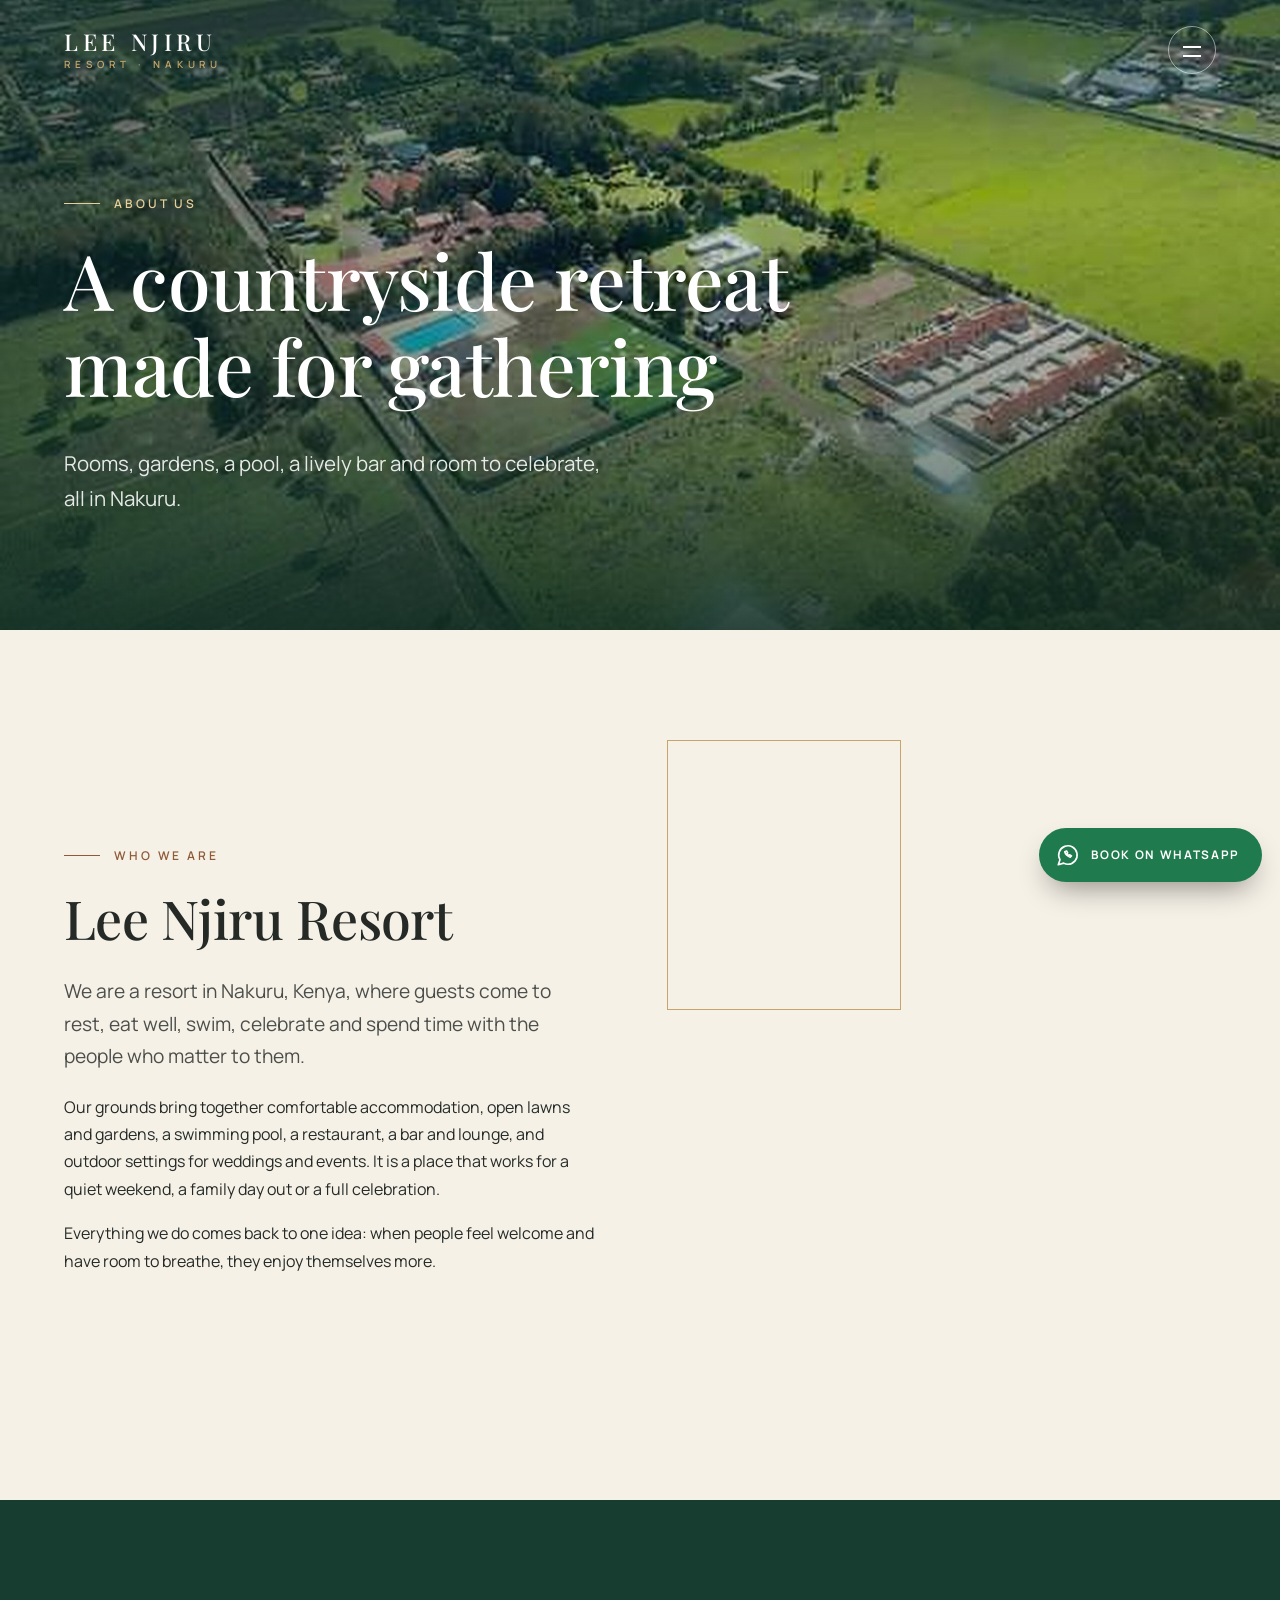
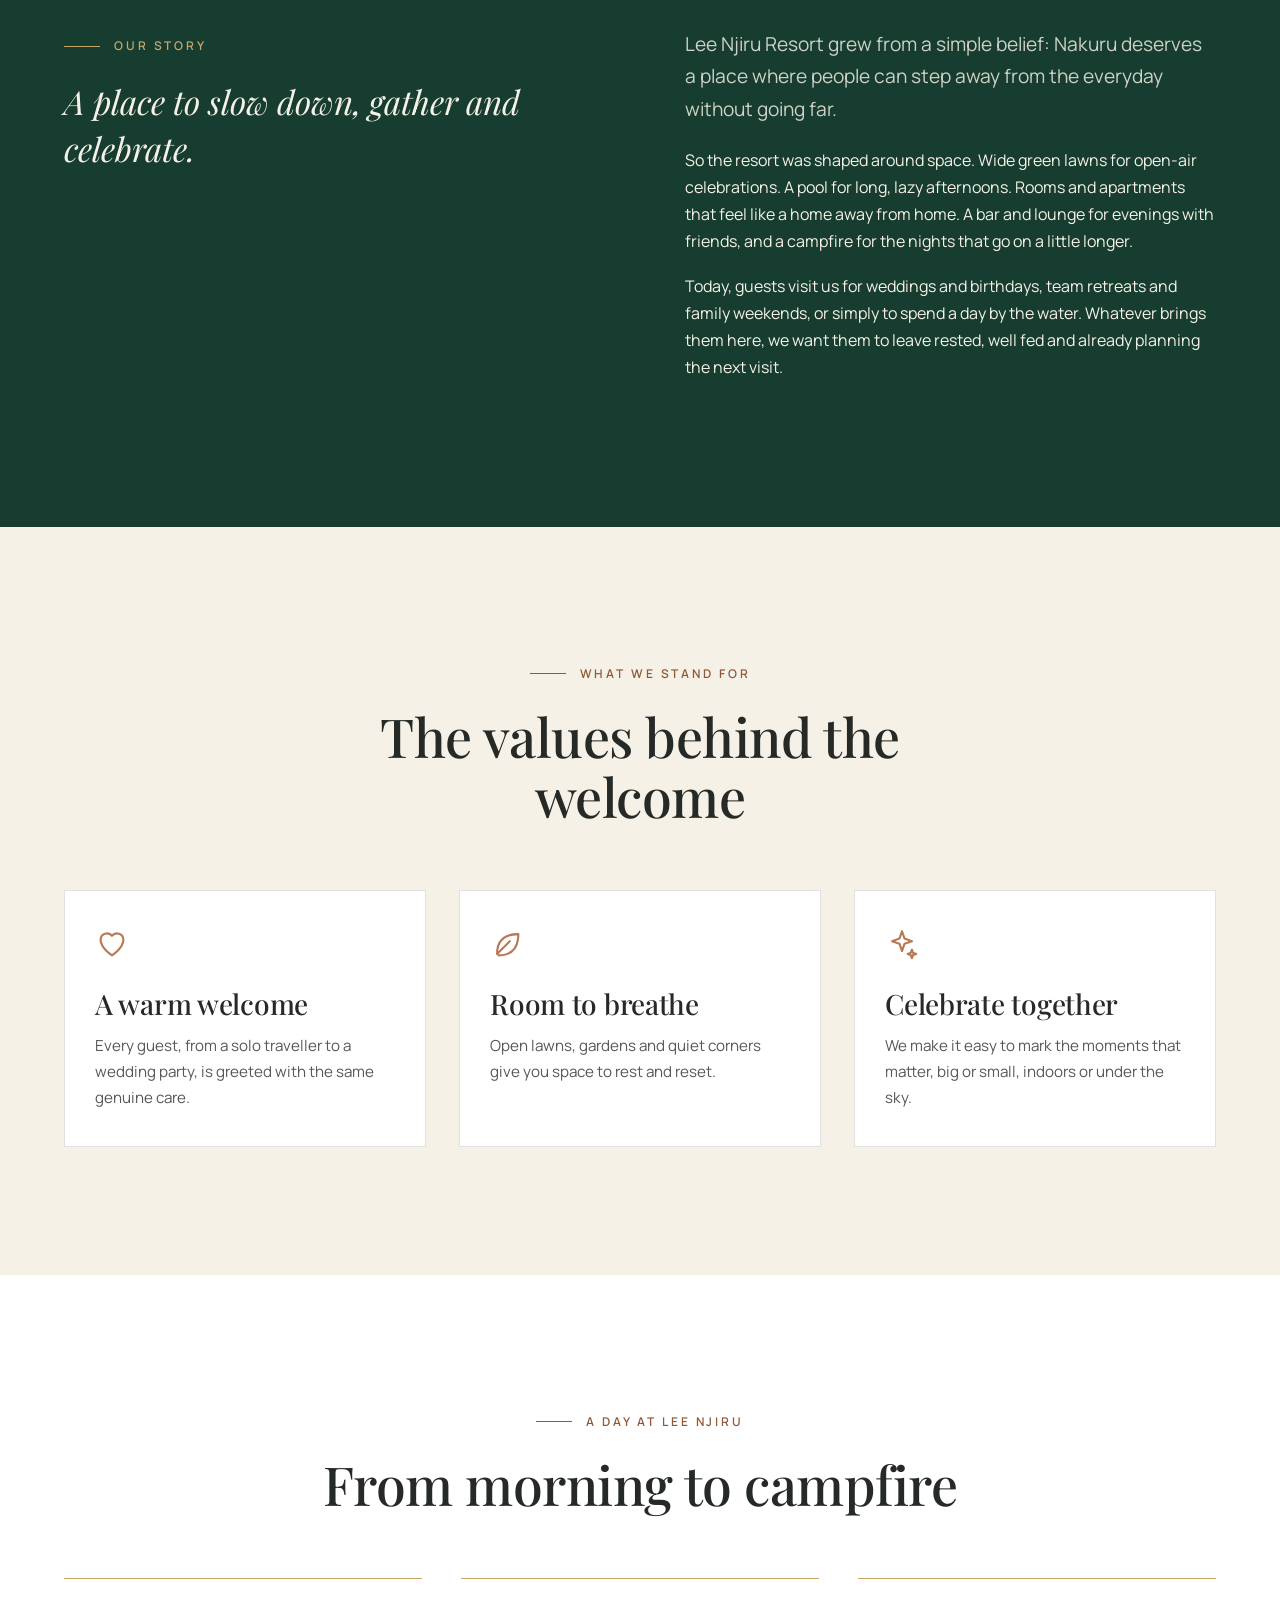
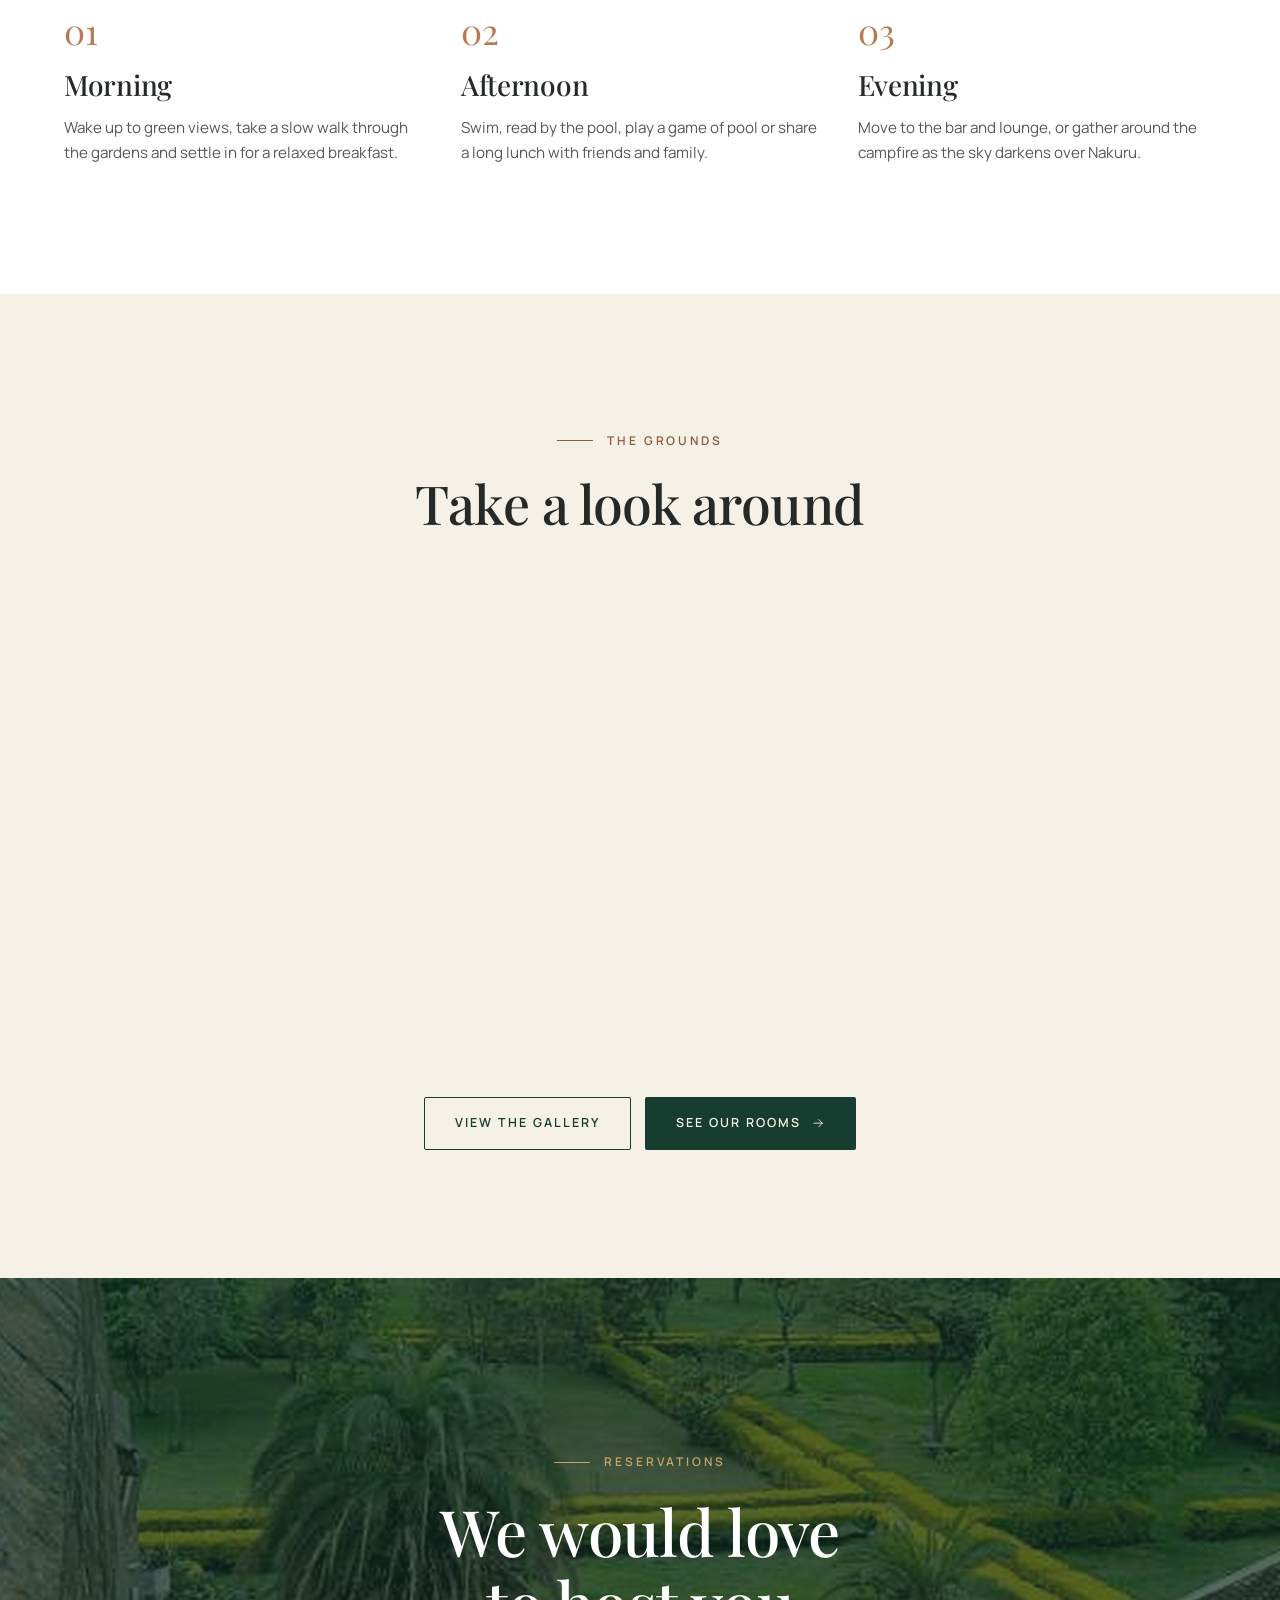
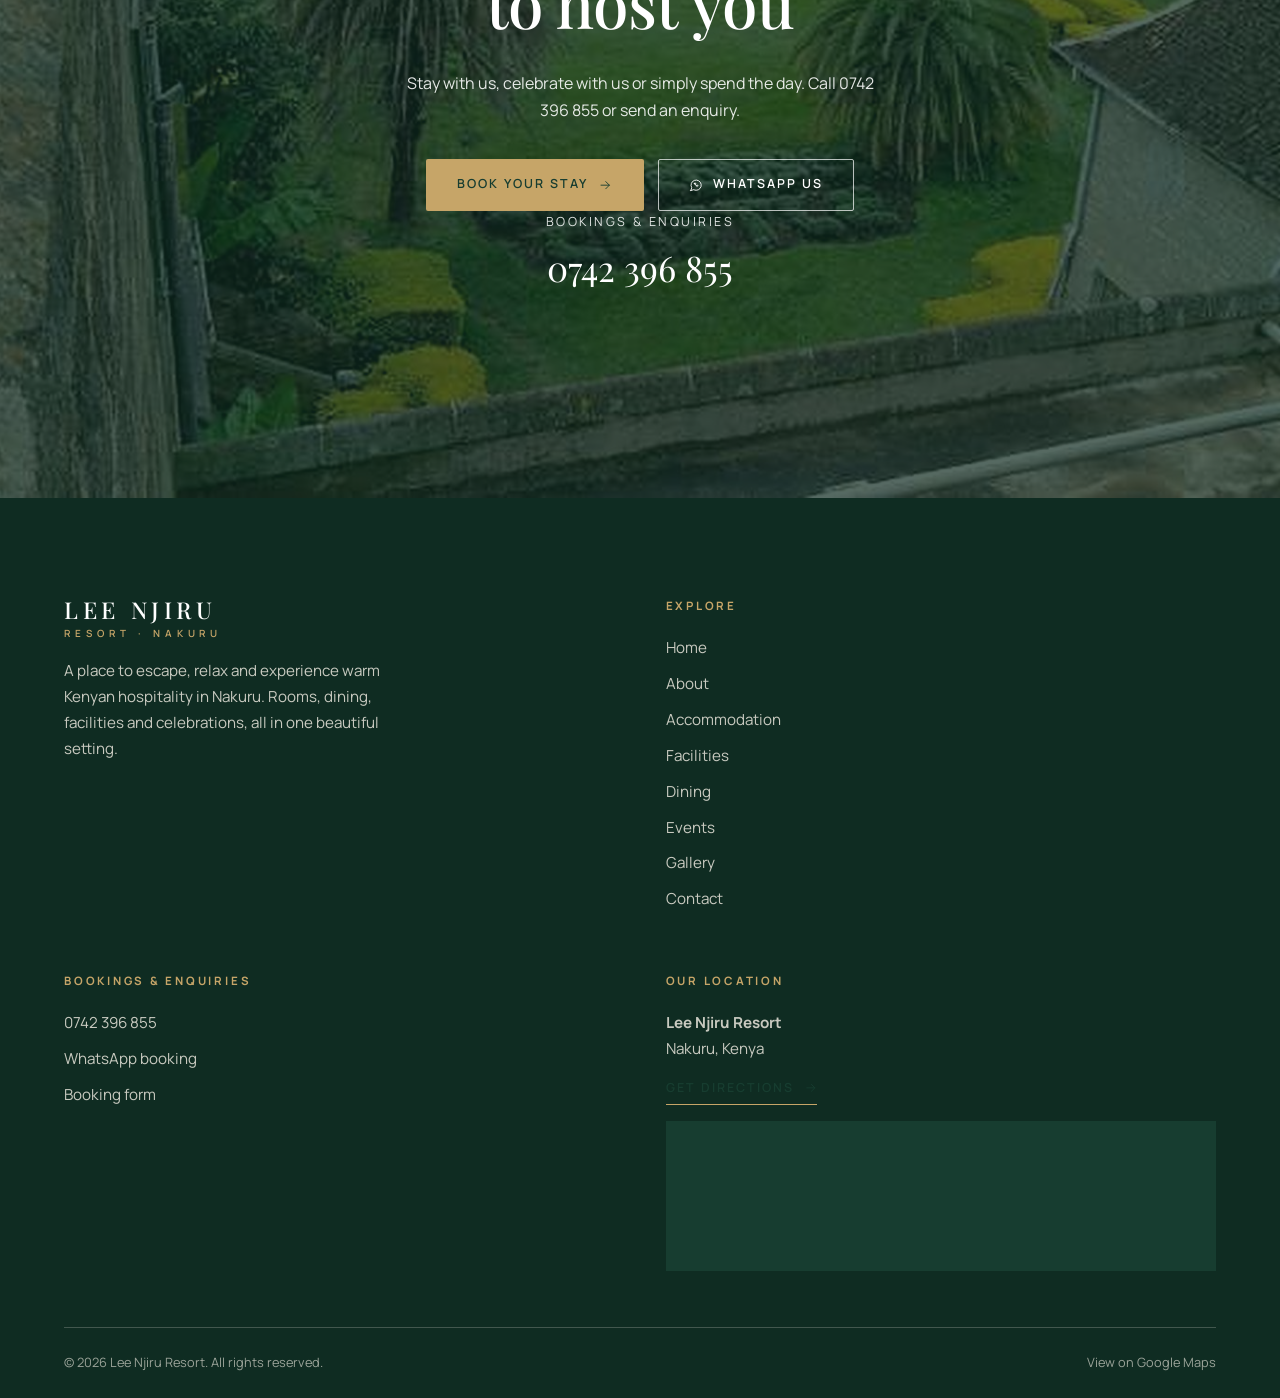
<file: about.html>
<!doctype html>
<html lang="en">
<head>
<meta charset="utf-8">
<meta name="viewport" content="width=device-width,initial-scale=1">
<title>About Us & Our Story | Lee Njiru Resort, Nakuru, Kenya</title>
<meta name="description" content="Learn the story of Lee Njiru Resort in Nakuru, Kenya: a welcoming retreat of gardens, a pool, dining, a lively bar and event lawns, built around comfort and hospitality.">
<meta name="theme-color" content="#173D30">
<meta property="og:type" content="website">
<meta property="og:title" content="About Us &amp; Our Story | Lee Njiru Resort, Nakuru, Kenya">
<meta property="og:description" content="Learn the story of Lee Njiru Resort in Nakuru, Kenya: a welcoming retreat of gardens, a pool, dining, a lively bar and event lawns, built around comfort and hospitality.">
<meta property="og:image" content="images/p-38.jpg">
<link rel="preconnect" href="https://fonts.googleapis.com">
<link rel="preconnect" href="https://fonts.gstatic.com" crossorigin>
<link href="https://fonts.googleapis.com/css2?family=Manrope:wght@400;500;600;700&family=Playfair+Display:ital,wght@0,400;0,500;0,600;1,400;1,500&display=swap" rel="stylesheet">
<link rel="stylesheet" href="css/styles.css">
<script>document.documentElement.classList.add("js")</script>
<script type="application/ld+json">{"@context":"https://schema.org","@type":"Resort","name":"Lee Njiru Resort","telephone":"+254742396855","address":{"@type":"PostalAddress","addressLocality":"Nakuru","addressCountry":"KE"},"geo":{"@type":"GeoCoordinates","latitude":-0.2646265,"longitude":35.9836623},"hasMap":"https://www.google.com/maps/place/LEE+NJIRU+RESORT/@-0.2646211,35.9810874,17z/data=!3m1!4b1!4m9!3m8!1s0x18298b4fbb07cc4b:0x8979e13f4bb16f9f!5m2!4m1!1i2!8m2!3d-0.2646265!4d35.9836623!16s%2Fg%2F11j031xl7w","description":"Resort accommodation, dining, facilities and event venues in Nakuru, Kenya."}</script>
</head>
<body>
<svg xmlns="http://www.w3.org/2000/svg" width="0" height="0" style="position:absolute" aria-hidden="true" focusable="false"><symbol id="i-arrow" viewBox="0 0 24 24" fill="none" stroke="currentColor" stroke-width="1.5" stroke-linecap="round" stroke-linejoin="round"><path d="M5 12h14M13 6l6 6-6 6"/></symbol><symbol id="i-pin" viewBox="0 0 24 24" fill="none" stroke="currentColor" stroke-width="1.5" stroke-linecap="round" stroke-linejoin="round"><path d="M12 21s-7-6.2-7-11a7 7 0 0114 0c0 4.8-7 11-7 11z"/><circle cx="12" cy="10" r="2.5"/></symbol><symbol id="i-phone" viewBox="0 0 24 24" fill="none" stroke="currentColor" stroke-width="1.5" stroke-linecap="round" stroke-linejoin="round"><path d="M5 4h4l2 5-2.5 1.5a11 11 0 005 5L15 13l5 2v4a2 2 0 01-2 2A16 16 0 013 6a2 2 0 012-2z"/></symbol><symbol id="i-wa" viewBox="0 0 24 24" fill="none" stroke="currentColor" stroke-width="1.5" stroke-linecap="round" stroke-linejoin="round"><path d="M3 21l1.6-4.7A8.5 8.5 0 1112 20.5a8.4 8.4 0 01-4-1L3 21z"/><path d="M9 9c.5 2 2.5 4 5 5l1.2-1.2-1.7-1-.8.7a4 4 0 01-1.7-1.7l.7-.8-1-1.7L9 9z"/></symbol><symbol id="i-pool" viewBox="0 0 24 24" fill="none" stroke="currentColor" stroke-width="1.5" stroke-linecap="round" stroke-linejoin="round"><path d="M3 19c1.5 0 1.5 1 3 1s1.5-1 3-1 1.5 1 3 1 1.5-1 3-1 1.5 1 3 1 1.5-1 3-1M8 15V6a2 2 0 014 0M15 15V6a2 2 0 014 0M8 10h7"/></symbol><symbol id="i-leaf" viewBox="0 0 24 24" fill="none" stroke="currentColor" stroke-width="1.5" stroke-linecap="round" stroke-linejoin="round"><path d="M5 19c0-9 5-14 15-14 0 10-5 15-14 15M5 19l9-9"/></symbol><symbol id="i-flame" viewBox="0 0 24 24" fill="none" stroke="currentColor" stroke-width="1.5" stroke-linecap="round" stroke-linejoin="round"><path d="M12 3c1 4 5 5 5 10a5 5 0 01-10 0c0-2 1-3 2-4 .3 1.5 1 2 2 2 0-3-1-5 1-8z"/></symbol><symbol id="i-car" viewBox="0 0 24 24" fill="none" stroke="currentColor" stroke-width="1.5" stroke-linecap="round" stroke-linejoin="round"><path d="M4 16v-4l2-5h12l2 5v4M4 16h16M4 16v2M20 16v2M7.5 13h.01M16.5 13h.01"/></symbol><symbol id="i-bed" viewBox="0 0 24 24" fill="none" stroke="currentColor" stroke-width="1.5" stroke-linecap="round" stroke-linejoin="round"><path d="M3 19V5M3 15h18v4M21 15v-3a3 3 0 00-3-3h-8v6M6.5 12h.01"/></symbol><symbol id="i-users" viewBox="0 0 24 24" fill="none" stroke="currentColor" stroke-width="1.5" stroke-linecap="round" stroke-linejoin="round"><path d="M16 20v-1.5a3.5 3.5 0 00-3.5-3.5h-5A3.5 3.5 0 004 18.5V20M10 11a3.5 3.5 0 100-7 3.5 3.5 0 000 7zM20 20v-1.5a3.5 3.5 0 00-2.5-3.3M15.5 4.2a3.5 3.5 0 010 6.6"/></symbol><symbol id="i-star" viewBox="0 0 24 24" fill="none" stroke="currentColor" stroke-width="1.5" stroke-linecap="round" stroke-linejoin="round"><path d="M12 3l2.7 5.6 6.1.9-4.4 4.3 1 6.1L12 17l-5.4 2.9 1-6.1L3.2 9.5l6.1-.9z"/></symbol><symbol id="i-check" viewBox="0 0 24 24" fill="none" stroke="currentColor" stroke-width="1.5" stroke-linecap="round" stroke-linejoin="round"><path d="M5 12.5l4.5 4.5L19 7"/></symbol><symbol id="i-close" viewBox="0 0 24 24" fill="none" stroke="currentColor" stroke-width="1.5" stroke-linecap="round" stroke-linejoin="round"><path d="M6 6l12 12M18 6L6 18"/></symbol><symbol id="i-utensils" viewBox="0 0 24 24" fill="none" stroke="currentColor" stroke-width="1.5" stroke-linecap="round" stroke-linejoin="round"><path d="M7 3v8M5 3v5a2 2 0 004 0V3M7 11v10M17 21V3c-2.5 1.5-3.5 4-3.5 8H17"/></symbol><symbol id="i-wine" viewBox="0 0 24 24" fill="none" stroke="currentColor" stroke-width="1.5" stroke-linecap="round" stroke-linejoin="round"><path d="M8 3h8l-.5 6a3.5 3.5 0 01-7 0L8 3zM12 12.5V20M8.5 20h7"/></symbol><symbol id="i-coffee" viewBox="0 0 24 24" fill="none" stroke="currentColor" stroke-width="1.5" stroke-linecap="round" stroke-linejoin="round"><path d="M4 9h13v5a5 5 0 01-5 5H9a5 5 0 01-5-5V9zM17 10h1.5a2.5 2.5 0 010 5H17M8 3v2M12 3v2"/></symbol><symbol id="i-heart" viewBox="0 0 24 24" fill="none" stroke="currentColor" stroke-width="1.5" stroke-linecap="round" stroke-linejoin="round"><path d="M12 20s-8-5-8-11a4.5 4.5 0 018-2.8A4.5 4.5 0 0120 9c0 6-8 11-8 11z"/></symbol><symbol id="i-sparkle" viewBox="0 0 24 24" fill="none" stroke="currentColor" stroke-width="1.5" stroke-linecap="round" stroke-linejoin="round"><path d="M12 3l1.8 5.2L19 10l-5.2 1.8L12 17l-1.8-5.2L5 10l5.2-1.8zM19 16l.8 2.2L22 19l-2.2.8L19 22l-.8-2.2L16 19l2.2-.8z"/></symbol><symbol id="i-briefcase" viewBox="0 0 24 24" fill="none" stroke="currentColor" stroke-width="1.5" stroke-linecap="round" stroke-linejoin="round"><path d="M4 8h16v11H4zM9 8V5h6v3M4 13h16"/></symbol><symbol id="i-present" viewBox="0 0 24 24" fill="none" stroke="currentColor" stroke-width="1.5" stroke-linecap="round" stroke-linejoin="round"><path d="M4 4h16v11H4zM12 15v5M8 20h8M8 11l3-2 2 1.5 3-3"/></symbol><symbol id="i-flag" viewBox="0 0 24 24" fill="none" stroke="currentColor" stroke-width="1.5" stroke-linecap="round" stroke-linejoin="round"><path d="M5 21V4M5 4h11l-2 4 2 4H5"/></symbol><symbol id="i-clock" viewBox="0 0 24 24" fill="none" stroke="currentColor" stroke-width="1.5" stroke-linecap="round" stroke-linejoin="round"><circle cx="12" cy="12" r="9"/><path d="M12 7v5l3 2"/></symbol><symbol id="i-sun" viewBox="0 0 24 24" fill="none" stroke="currentColor" stroke-width="1.5" stroke-linecap="round" stroke-linejoin="round"><circle cx="12" cy="12" r="4"/><path d="M12 2v2M12 20v2M2 12h2M20 12h2M5 5l1.5 1.5M17.5 17.5L19 19M19 5l-1.5 1.5M6.5 17.5L5 19"/></symbol><symbol id="i-tv" viewBox="0 0 24 24" fill="none" stroke="currentColor" stroke-width="1.5" stroke-linecap="round" stroke-linejoin="round"><path d="M3 5h18v12H3zM8 21h8M12 17v4"/></symbol><symbol id="i-home" viewBox="0 0 24 24" fill="none" stroke="currentColor" stroke-width="1.5" stroke-linecap="round" stroke-linejoin="round"><path d="M4 11l8-7 8 7M6 10v10h12V10M10 20v-5h4v5"/></symbol><symbol id="i-music" viewBox="0 0 24 24" fill="none" stroke="currentColor" stroke-width="1.5" stroke-linecap="round" stroke-linejoin="round"><path d="M9 18V6l11-2v12M9 18a3 3 0 11-6 0 3 3 0 016 0zM20 16a3 3 0 11-6 0 3 3 0 016 0z"/></symbol><symbol id="i-compass" viewBox="0 0 24 24" fill="none" stroke="currentColor" stroke-width="1.5" stroke-linecap="round" stroke-linejoin="round"><circle cx="12" cy="12" r="9"/><path d="M15.5 8.5l-2 5-5 2 2-5z"/></symbol></svg>
<a class="skip" href="#main">Skip to content</a>
<header class="site-header">
<a class="brand" href="index.html" aria-label="Lee Njiru Resort, home"><b>LEE NJIRU</b><span>Resort &middot; Nakuru</span></a>
<div class="header-right">
<nav class="nav" id="nav" aria-label="Main"><ul><li style="--i:0"><a href="index.html">Home</a></li><li style="--i:1"><a href="about.html" aria-current="page">About</a></li><li style="--i:2"><a href="accommodation.html">Accommodation</a></li><li style="--i:3"><a href="facilities.html">Facilities</a></li><li style="--i:4"><a href="dining.html">Dining</a></li><li style="--i:5"><a href="events.html">Events</a></li><li style="--i:6"><a href="gallery.html">Gallery</a></li><li style="--i:7"><a href="contact.html">Contact</a></li><li class="nav-book" style="--i:8"><a href="contact.html#booking">Book Now</a></li></ul></nav>
<a class="btn btn-gold btn-sm header-cta" href="contact.html#booking">Book Now</a>
<button class="toggle" type="button" aria-expanded="false" aria-controls="nav" aria-label="Open menu"><i></i><i></i></button>
</div>
</header>
<main id="main">
<!-- CONFIRM WITH THE RESORT: this story is written from what the photos show. Add the founder's name, the year opened and real milestones when available. -->
<section class="page-hero"><div class="hero-bg media"><img src="images/p-08.jpg" alt="Aerial view of Lee Njiru Resort" width="1400" height="1109" fetchpriority="high" decoding="async"></div><div class="hero-in"><div class="inner"><span class="eyebrow">About Us</span><h1>A countryside retreat made for gathering</h1><p class="sub">Rooms, gardens, a pool, a lively bar and room to celebrate, all in Nakuru.</p></div></div></section>

<section class="section">
<div class="container split">
<div class="reveal">
<span class="eyebrow">Who We Are</span>
<h2>Lee Njiru Resort</h2>
<p class="lead">We are a resort in Nakuru, Kenya, where guests come to rest, eat well, swim, celebrate and spend time with the people who matter to them.</p>
<p>Our grounds bring together comfortable accommodation, open lawns and gardens, a swimming pool, a restaurant, a bar and lounge, and outdoor settings for weddings and events. It is a place that works for a quiet weekend, a family day out or a full celebration.</p>
<p>Everything we do comes back to one idea: when people feel welcome and have room to breathe, they enjoy themselves more.</p>
</div>
<div class="stack-img">
<div class="media a reveal-img"><img src="images/p-45.jpg" alt="Lodge among the flowers" width="855" height="570" loading="lazy" decoding="async"></div>
<div class="media b reveal-img" data-d=".2"><img src="images/p-07.jpg" alt="Cottage with outdoor seating" width="909" height="684" loading="lazy" decoding="async"></div>
</div>
</div>
</section>

<section class="section bg-forest">
<div class="container split top">
<div class="reveal">
<span class="eyebrow">Our Story</span>
<p class="quote">A place to slow down, gather and celebrate.</p>
</div>
<div class="reveal" data-d=".1">
<p class="lead">Lee Njiru Resort grew from a simple belief: Nakuru deserves a place where people can step away from the everyday without going far.</p>
<p>So the resort was shaped around space. Wide green lawns for open-air celebrations. A pool for long, lazy afternoons. Rooms and apartments that feel like a home away from home. A bar and lounge for evenings with friends, and a campfire for the nights that go on a little longer.</p>
<p>Today, guests visit us for weddings and birthdays, team retreats and family weekends, or simply to spend a day by the water. Whatever brings them here, we want them to leave rested, well fed and already planning the next visit.</p>
</div>
</div>
</section>

<section class="section">
<div class="container">
<div class="sec-head center reveal"><span class="eyebrow">What We Stand For</span><h2>The values behind the welcome</h2></div>
<div class="grid-3">
<div class="dish reveal"><svg class="ico" aria-hidden="true"><use href="#i-heart"/></svg><h3>A warm welcome</h3><p>Every guest, from a solo traveller to a wedding party, is greeted with the same genuine care.</p></div>
<div class="dish reveal" data-d=".12"><svg class="ico" aria-hidden="true"><use href="#i-leaf"/></svg><h3>Room to breathe</h3><p>Open lawns, gardens and quiet corners give you space to rest and reset.</p></div>
<div class="dish reveal" data-d=".24"><svg class="ico" aria-hidden="true"><use href="#i-sparkle"/></svg><h3>Celebrate together</h3><p>We make it easy to mark the moments that matter, big or small, indoors or under the sky.</p></div>
</div>
</div>
</section>

<section class="section bg-white">
<div class="container">
<div class="sec-head center reveal"><span class="eyebrow">A Day at Lee Njiru</span><h2>From morning to campfire</h2></div>
<div class="steps">
<div class="step reveal"><h3>Morning</h3><p>Wake up to green views, take a slow walk through the gardens and settle in for a relaxed breakfast.</p></div>
<div class="step reveal" data-d=".12"><h3>Afternoon</h3><p>Swim, read by the pool, play a game of pool or share a long lunch with friends and family.</p></div>
<div class="step reveal" data-d=".24"><h3>Evening</h3><p>Move to the bar and lounge, or gather around the campfire as the sky darkens over Nakuru.</p></div>
</div>
</div>
</section>

<section class="section">
<div class="container">
<div class="sec-head center reveal"><span class="eyebrow">The Grounds</span><h2>Take a look around</h2></div>
<div class="grid-3">
<div class="media tall-img reveal-img"><img src="images/p-42.jpg" alt="Cottage and gardens" width="855" height="570" loading="lazy" decoding="async"></div>
<div class="media tall-img reveal-img" data-d=".15"><img src="images/p-38.jpg" alt="Lawn and flowering hedge" width="1920" height="1006" loading="lazy" decoding="async"></div>
<div class="media tall-img reveal-img" data-d=".3"><img src="images/p-33.jpg" alt="Paved driveway and lodge" width="672" height="897" loading="lazy" decoding="async"></div>
</div>
<div class="btn-row reveal" style="justify-content:center;margin-top:48px"><a class="btn btn-line" href="gallery.html">View the Gallery</a><a class="btn btn-forest" href="accommodation.html">See Our Rooms <svg class="ico" aria-hidden="true"><use href="#i-arrow"/></svg></a></div>
</div>
</section>

<section class="cta"><div class="media"><img src="images/p-05.jpg" alt="Manicured gardens seen from above" width="1920" height="887" loading="lazy" decoding="async"></div><div class="container reveal"><span class="eyebrow">Reservations</span><h2>We would love to host you</h2><p>Stay with us, celebrate with us or simply spend the day. Call 0742 396 855 or send an enquiry.</p><div class="btn-row"><a class="btn btn-gold" href="contact.html#booking">Book Your Stay <svg class="ico" aria-hidden="true"><use href="#i-arrow"/></svg></a><a class="btn btn-line-l" target="_blank" rel="noopener" href="https://wa.me/254742396855?text=Hello%20Lee%20Njiru%20Resort%2C%20I%20would%20like%20to%20make%20a%20booking%20enquiry."><svg class="ico" aria-hidden="true"><use href="#i-wa"/></svg> WhatsApp Us</a></div><p class="cta-call">Bookings &amp; enquiries<a href="tel:+254742396855">0742 396 855</a></p></div></section>

</main>
<footer class="footer">
<div class="container">
<div class="foot-grid">
<div><a class="brand" href="index.html"><b>LEE NJIRU</b><span>Resort &middot; Nakuru</span></a><p>A place to escape, relax and experience warm Kenyan hospitality in Nakuru. Rooms, dining, facilities and celebrations, all in one beautiful setting.</p></div>
<div><h4>Explore</h4><ul><li><a href="index.html">Home</a></li><li><a href="about.html">About</a></li><li><a href="accommodation.html">Accommodation</a></li><li><a href="facilities.html">Facilities</a></li><li><a href="dining.html">Dining</a></li><li><a href="events.html">Events</a></li><li><a href="gallery.html">Gallery</a></li><li><a href="contact.html">Contact</a></li></ul></div>
<div><h4>Bookings &amp; Enquiries</h4><ul><li><a href="tel:+254742396855">0742 396 855</a></li><li><a target="_blank" rel="noopener" href="https://wa.me/254742396855?text=Hello%20Lee%20Njiru%20Resort%2C%20I%20would%20like%20to%20make%20a%20booking%20enquiry.">WhatsApp booking</a></li><li><a href="contact.html#booking">Booking form</a></li></ul></div>
<div><h4>Our Location</h4><address><strong>Lee Njiru Resort</strong><br>Nakuru, Kenya</address>
<a class="link-arrow" target="_blank" rel="noopener" href="https://www.google.com/maps/dir/?api=1&destination=-0.2646265,35.9836623">Get directions <svg class="ico" aria-hidden="true"><use href="#i-arrow"/></svg></a>
<div class="foot-map"><iframe title="Map showing Lee Njiru Resort" loading="lazy" referrerpolicy="no-referrer-when-downgrade" src="https://www.google.com/maps?q=-0.2646265,35.9836623(Lee+Njiru+Resort)&amp;z=15&amp;output=embed"></iframe></div></div>
</div>
<div class="foot-bottom"><span>&copy; <span data-year>2026</span> Lee Njiru Resort. All rights reserved.</span><a target="_blank" rel="noopener" href="https://www.google.com/maps/place/LEE+NJIRU+RESORT/@-0.2646211,35.9810874,17z/data=!3m1!4b1!4m9!3m8!1s0x18298b4fbb07cc4b:0x8979e13f4bb16f9f!5m2!4m1!1i2!8m2!3d-0.2646265!4d35.9836623!16s%2Fg%2F11j031xl7w">View on Google Maps</a></div>
</div>
</footer>
<a class="wa-float" target="_blank" rel="noopener" href="https://wa.me/254742396855?text=Hello%20Lee%20Njiru%20Resort%2C%20I%20would%20like%20to%20make%20a%20booking%20enquiry." aria-label="Chat on WhatsApp"><svg class="ico" aria-hidden="true"><use href="#i-wa"/></svg><span>Book on WhatsApp</span></a>
<script src="js/main.js" defer></script>
</body>
</html>
</file>
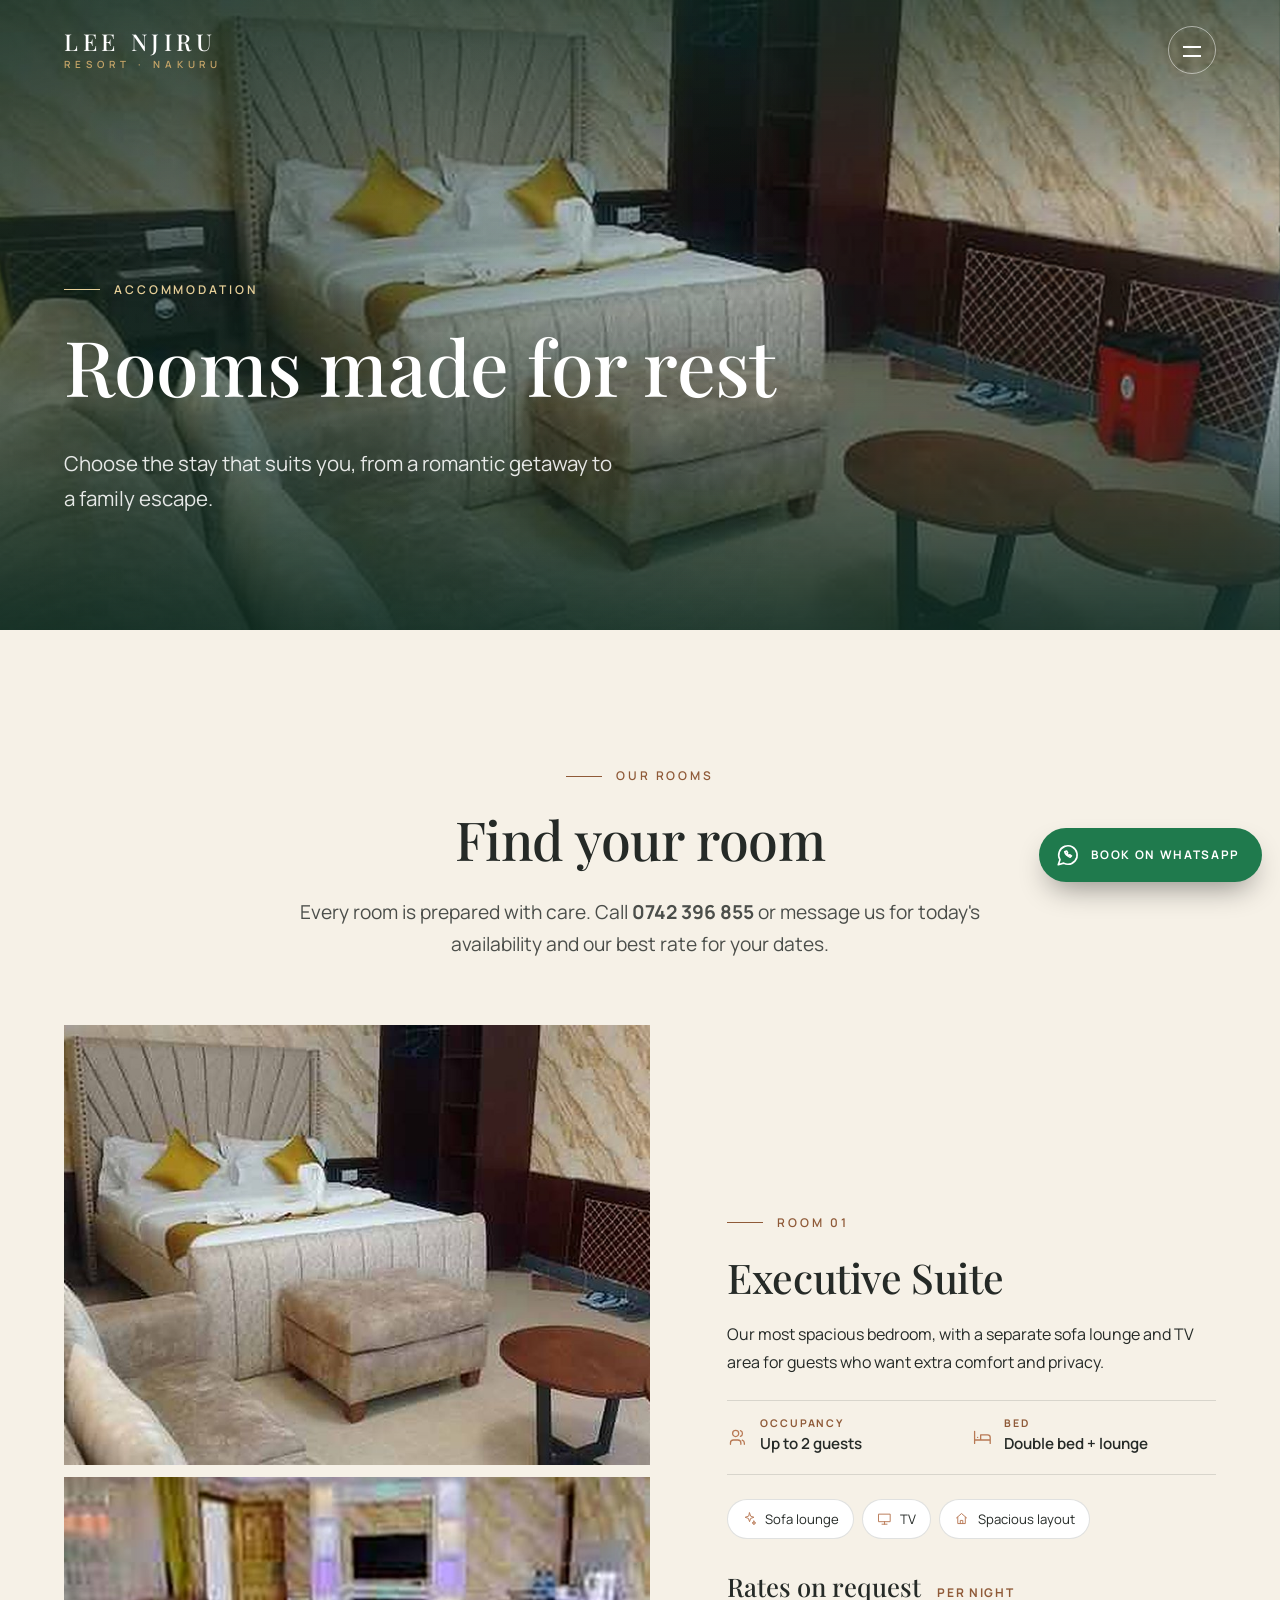
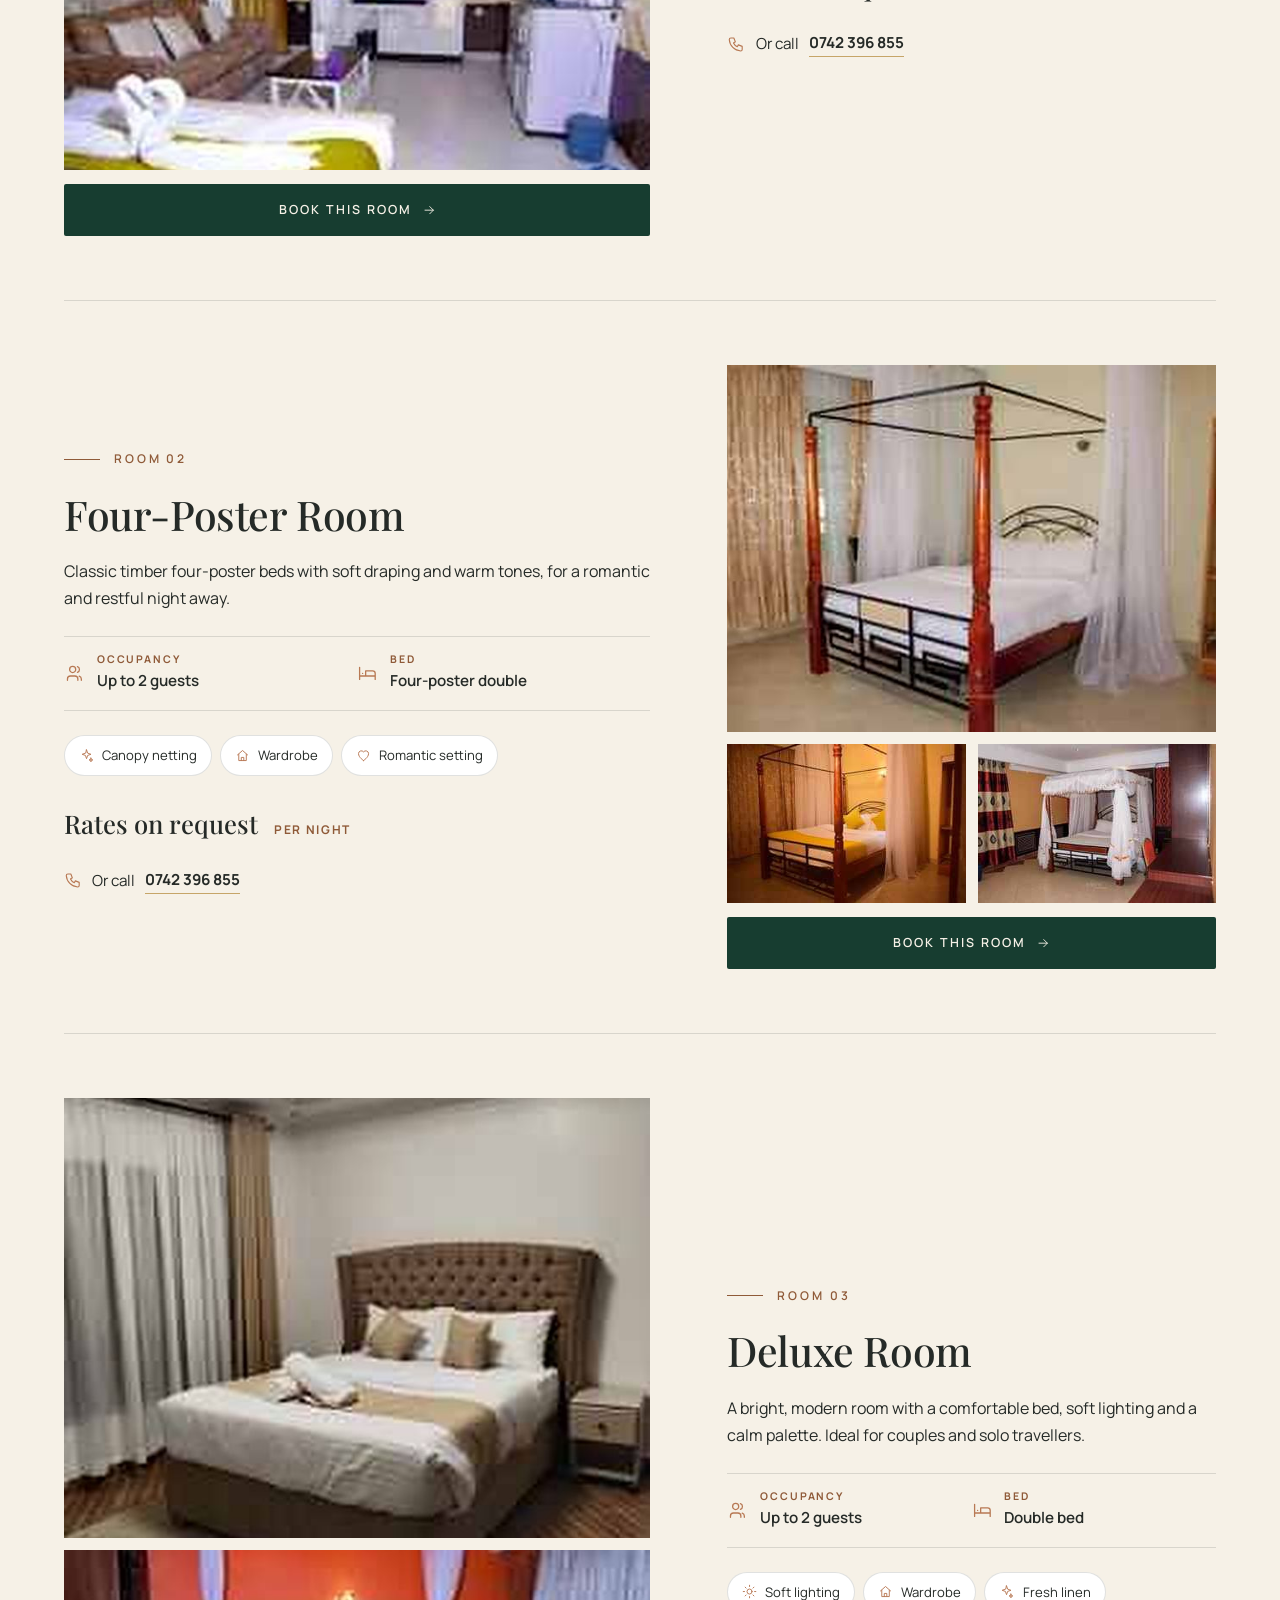
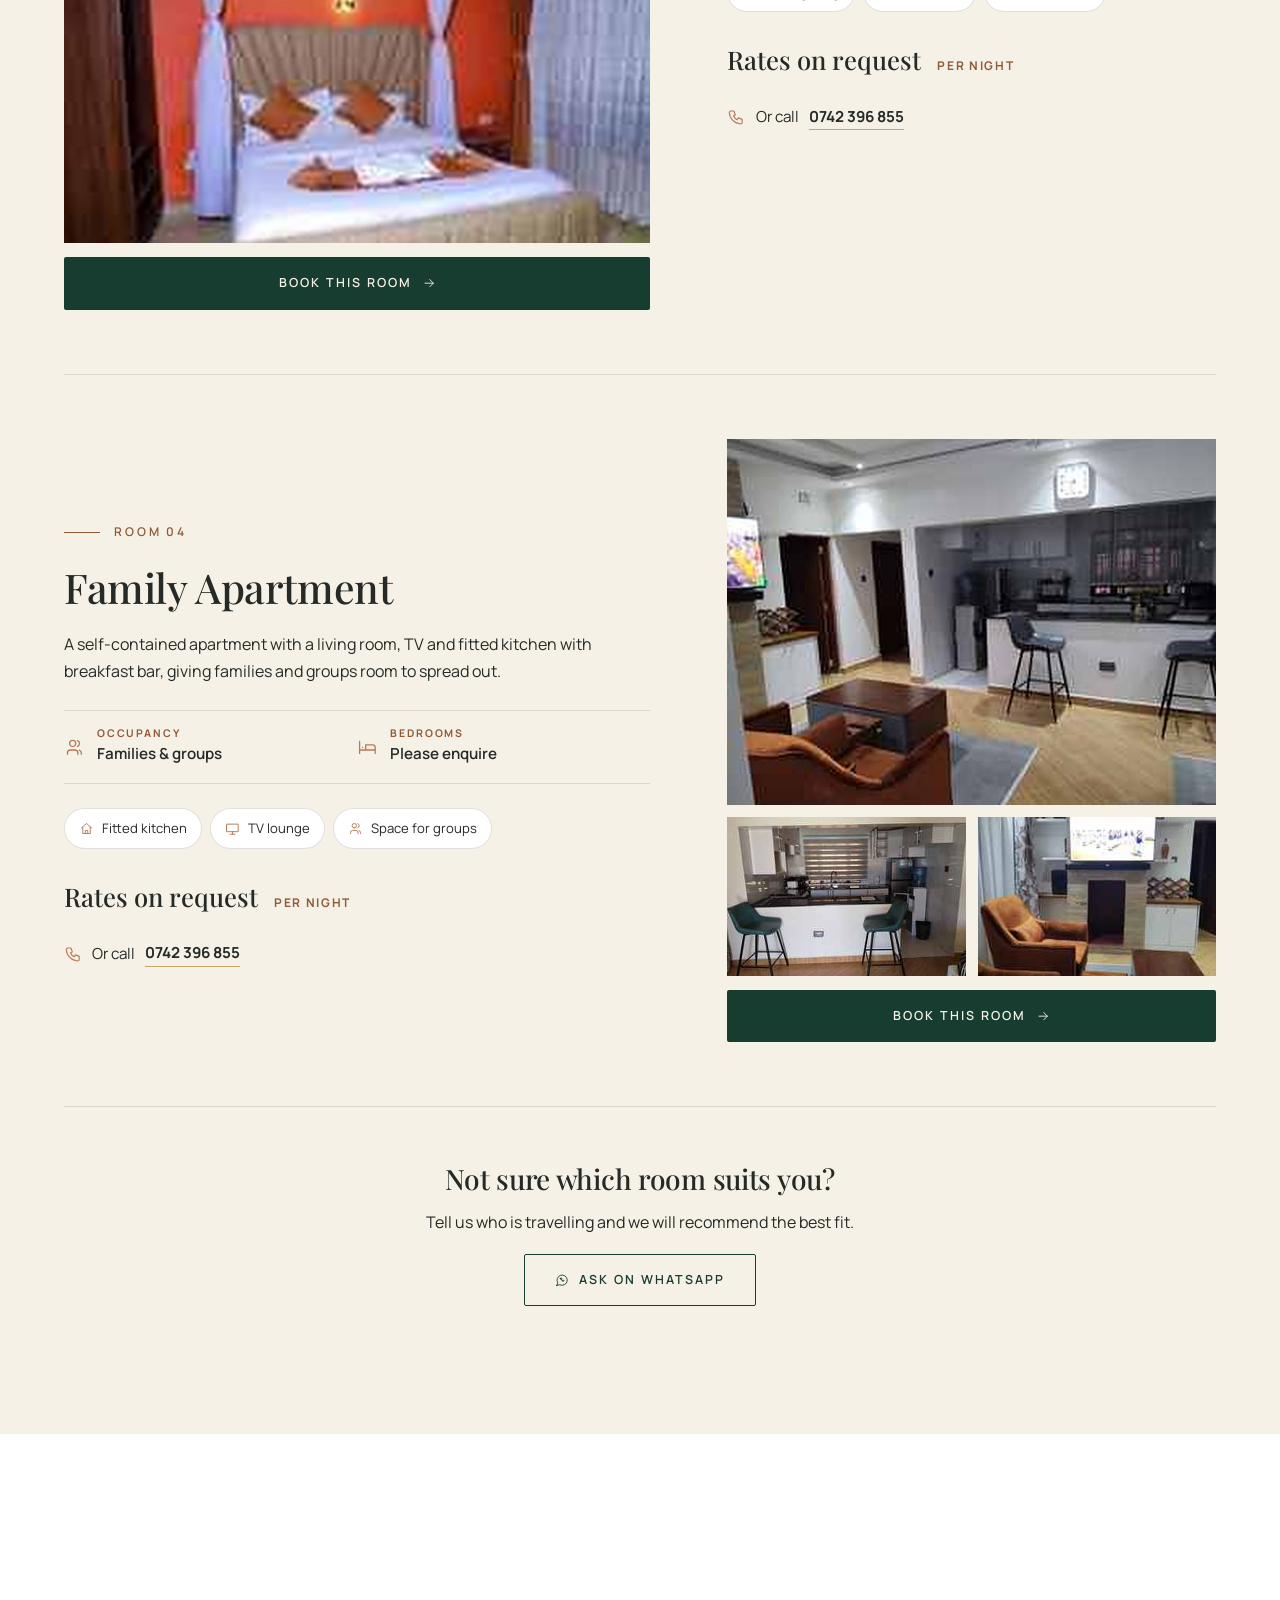
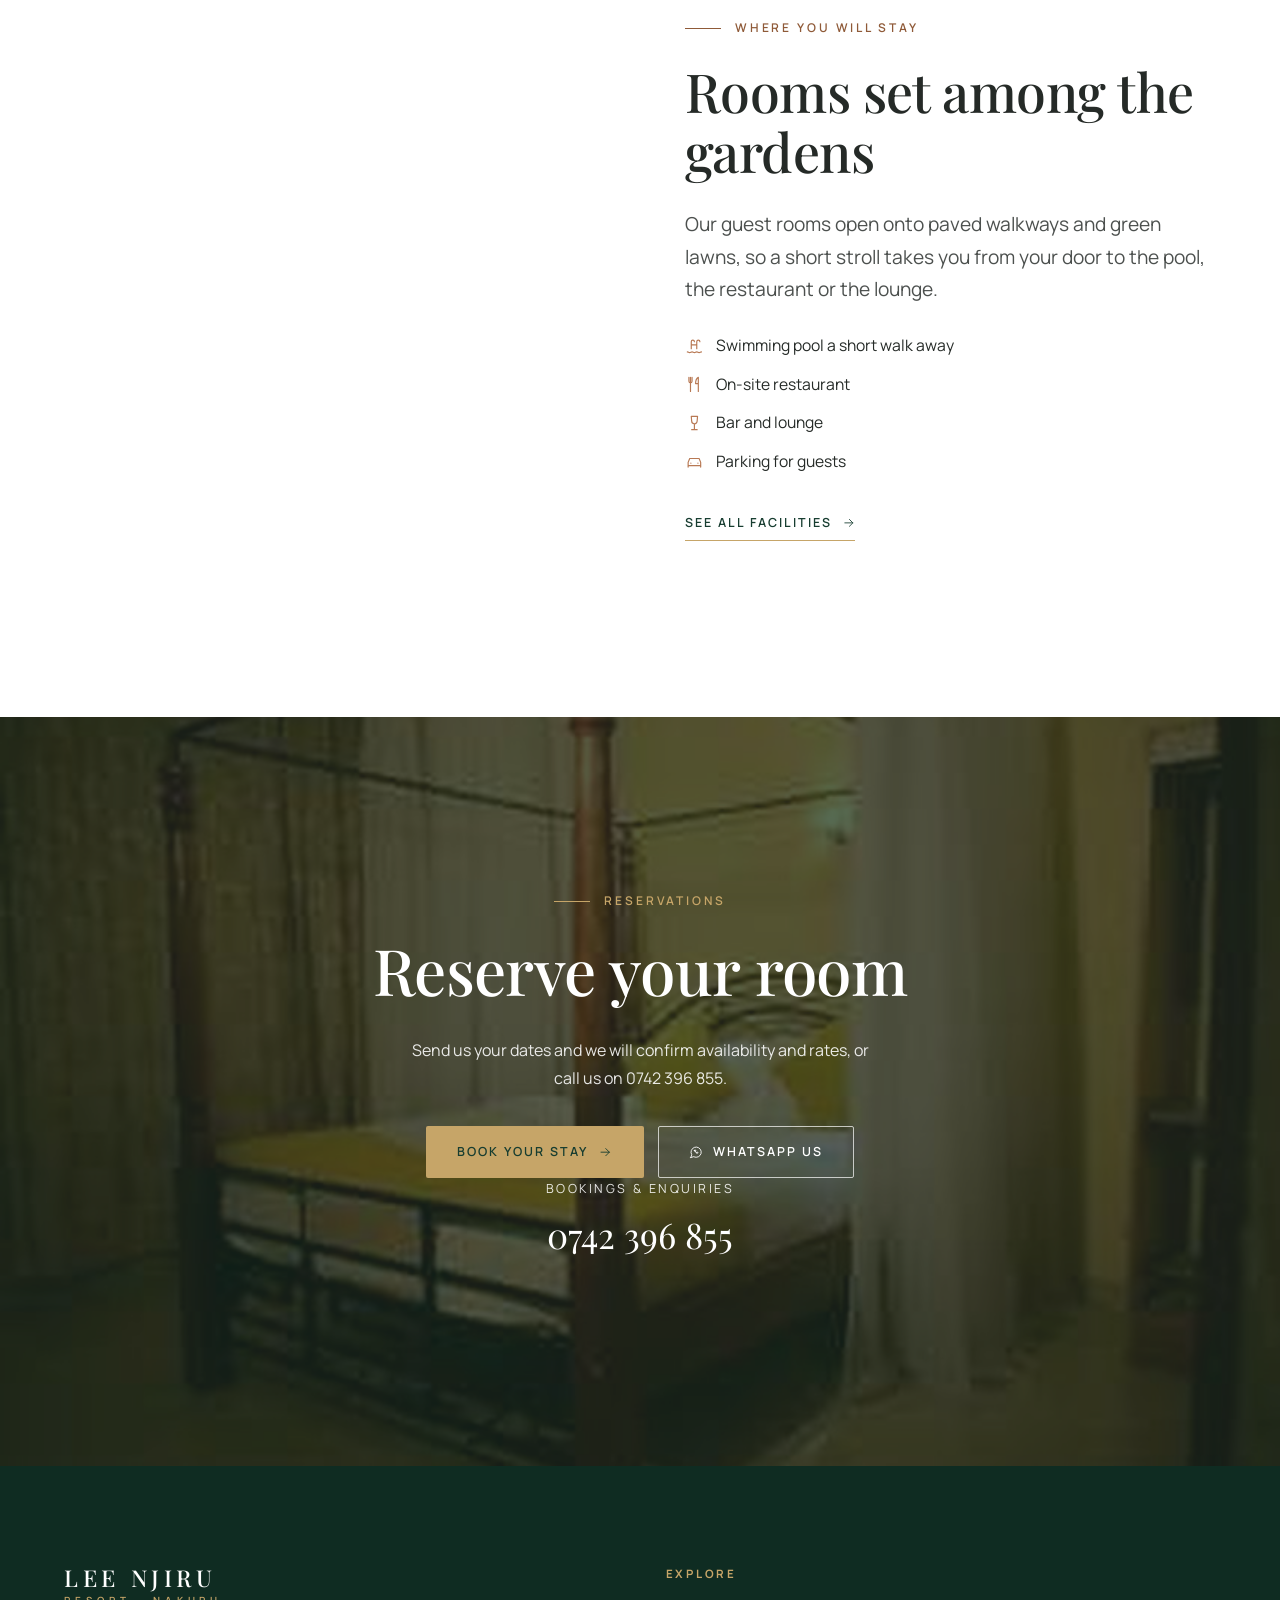
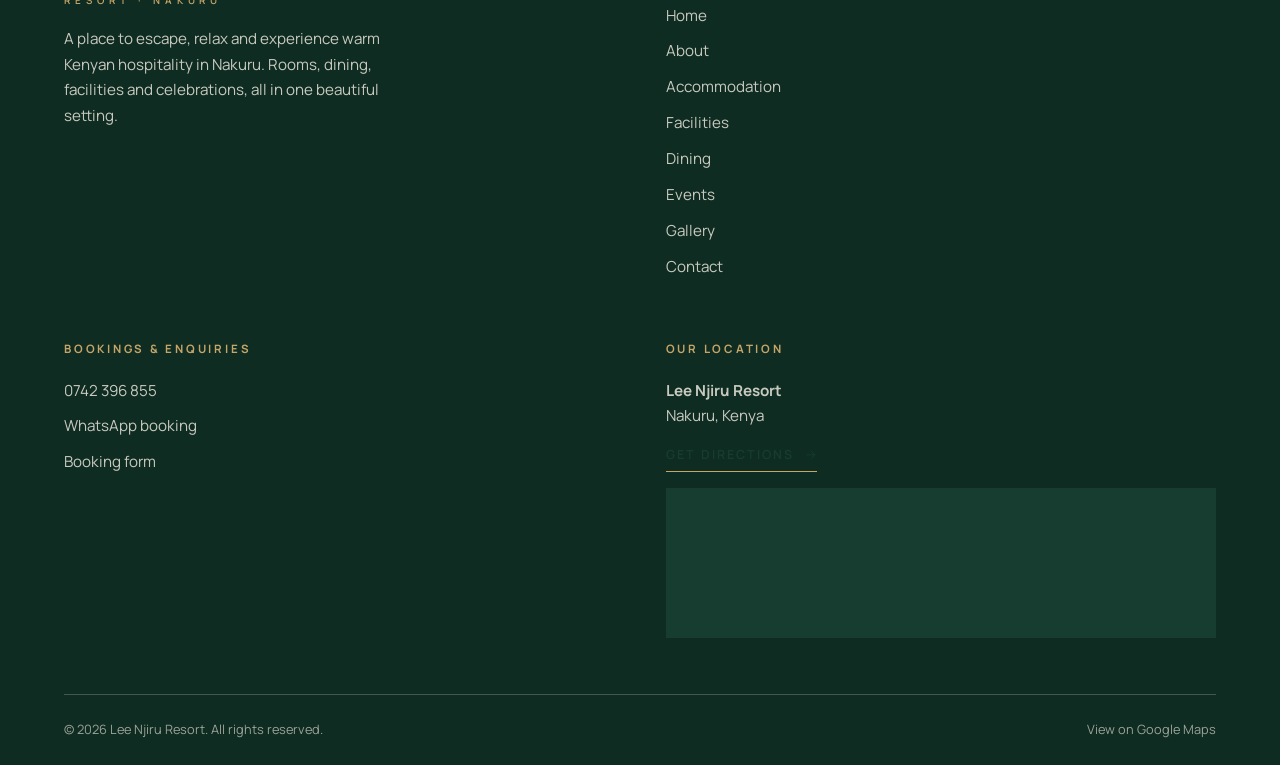
<file: accommodation.html>
<!doctype html>
<html lang="en">
<head>
<meta charset="utf-8">
<meta name="viewport" content="width=device-width,initial-scale=1">
<title>Accommodation | Lee Njiru Resort, Nakuru, Kenya</title>
<meta name="description" content="Browse suites, rooms and self-contained apartments at Lee Njiru Resort in Nakuru. See beds, occupancy and amenities, then book your room on 0742 396 855 or WhatsApp.">
<meta name="theme-color" content="#173D30">
<meta property="og:type" content="website">
<meta property="og:title" content="Accommodation | Lee Njiru Resort, Nakuru, Kenya">
<meta property="og:description" content="Browse suites, rooms and self-contained apartments at Lee Njiru Resort in Nakuru. See beds, occupancy and amenities, then book your room on 0742 396 855 or WhatsApp.">
<meta property="og:image" content="images/p-38.jpg">
<link rel="preconnect" href="https://fonts.googleapis.com">
<link rel="preconnect" href="https://fonts.gstatic.com" crossorigin>
<link href="https://fonts.googleapis.com/css2?family=Manrope:wght@400;500;600;700&family=Playfair+Display:ital,wght@0,400;0,500;0,600;1,400;1,500&display=swap" rel="stylesheet">
<link rel="stylesheet" href="css/styles.css">
<script>document.documentElement.classList.add("js")</script>
<script type="application/ld+json">{"@context":"https://schema.org","@type":"Resort","name":"Lee Njiru Resort","telephone":"+254742396855","address":{"@type":"PostalAddress","addressLocality":"Nakuru","addressCountry":"KE"},"geo":{"@type":"GeoCoordinates","latitude":-0.2646265,"longitude":35.9836623},"hasMap":"https://www.google.com/maps/place/LEE+NJIRU+RESORT/@-0.2646211,35.9810874,17z/data=!3m1!4b1!4m9!3m8!1s0x18298b4fbb07cc4b:0x8979e13f4bb16f9f!5m2!4m1!1i2!8m2!3d-0.2646265!4d35.9836623!16s%2Fg%2F11j031xl7w","description":"Resort accommodation, dining, facilities and event venues in Nakuru, Kenya."}</script>
</head>
<body>
<svg xmlns="http://www.w3.org/2000/svg" width="0" height="0" style="position:absolute" aria-hidden="true" focusable="false"><symbol id="i-arrow" viewBox="0 0 24 24" fill="none" stroke="currentColor" stroke-width="1.5" stroke-linecap="round" stroke-linejoin="round"><path d="M5 12h14M13 6l6 6-6 6"/></symbol><symbol id="i-pin" viewBox="0 0 24 24" fill="none" stroke="currentColor" stroke-width="1.5" stroke-linecap="round" stroke-linejoin="round"><path d="M12 21s-7-6.2-7-11a7 7 0 0114 0c0 4.8-7 11-7 11z"/><circle cx="12" cy="10" r="2.5"/></symbol><symbol id="i-phone" viewBox="0 0 24 24" fill="none" stroke="currentColor" stroke-width="1.5" stroke-linecap="round" stroke-linejoin="round"><path d="M5 4h4l2 5-2.5 1.5a11 11 0 005 5L15 13l5 2v4a2 2 0 01-2 2A16 16 0 013 6a2 2 0 012-2z"/></symbol><symbol id="i-wa" viewBox="0 0 24 24" fill="none" stroke="currentColor" stroke-width="1.5" stroke-linecap="round" stroke-linejoin="round"><path d="M3 21l1.6-4.7A8.5 8.5 0 1112 20.5a8.4 8.4 0 01-4-1L3 21z"/><path d="M9 9c.5 2 2.5 4 5 5l1.2-1.2-1.7-1-.8.7a4 4 0 01-1.7-1.7l.7-.8-1-1.7L9 9z"/></symbol><symbol id="i-pool" viewBox="0 0 24 24" fill="none" stroke="currentColor" stroke-width="1.5" stroke-linecap="round" stroke-linejoin="round"><path d="M3 19c1.5 0 1.5 1 3 1s1.5-1 3-1 1.5 1 3 1 1.5-1 3-1 1.5 1 3 1 1.5-1 3-1M8 15V6a2 2 0 014 0M15 15V6a2 2 0 014 0M8 10h7"/></symbol><symbol id="i-leaf" viewBox="0 0 24 24" fill="none" stroke="currentColor" stroke-width="1.5" stroke-linecap="round" stroke-linejoin="round"><path d="M5 19c0-9 5-14 15-14 0 10-5 15-14 15M5 19l9-9"/></symbol><symbol id="i-flame" viewBox="0 0 24 24" fill="none" stroke="currentColor" stroke-width="1.5" stroke-linecap="round" stroke-linejoin="round"><path d="M12 3c1 4 5 5 5 10a5 5 0 01-10 0c0-2 1-3 2-4 .3 1.5 1 2 2 2 0-3-1-5 1-8z"/></symbol><symbol id="i-car" viewBox="0 0 24 24" fill="none" stroke="currentColor" stroke-width="1.5" stroke-linecap="round" stroke-linejoin="round"><path d="M4 16v-4l2-5h12l2 5v4M4 16h16M4 16v2M20 16v2M7.5 13h.01M16.5 13h.01"/></symbol><symbol id="i-bed" viewBox="0 0 24 24" fill="none" stroke="currentColor" stroke-width="1.5" stroke-linecap="round" stroke-linejoin="round"><path d="M3 19V5M3 15h18v4M21 15v-3a3 3 0 00-3-3h-8v6M6.5 12h.01"/></symbol><symbol id="i-users" viewBox="0 0 24 24" fill="none" stroke="currentColor" stroke-width="1.5" stroke-linecap="round" stroke-linejoin="round"><path d="M16 20v-1.5a3.5 3.5 0 00-3.5-3.5h-5A3.5 3.5 0 004 18.5V20M10 11a3.5 3.5 0 100-7 3.5 3.5 0 000 7zM20 20v-1.5a3.5 3.5 0 00-2.5-3.3M15.5 4.2a3.5 3.5 0 010 6.6"/></symbol><symbol id="i-star" viewBox="0 0 24 24" fill="none" stroke="currentColor" stroke-width="1.5" stroke-linecap="round" stroke-linejoin="round"><path d="M12 3l2.7 5.6 6.1.9-4.4 4.3 1 6.1L12 17l-5.4 2.9 1-6.1L3.2 9.5l6.1-.9z"/></symbol><symbol id="i-check" viewBox="0 0 24 24" fill="none" stroke="currentColor" stroke-width="1.5" stroke-linecap="round" stroke-linejoin="round"><path d="M5 12.5l4.5 4.5L19 7"/></symbol><symbol id="i-close" viewBox="0 0 24 24" fill="none" stroke="currentColor" stroke-width="1.5" stroke-linecap="round" stroke-linejoin="round"><path d="M6 6l12 12M18 6L6 18"/></symbol><symbol id="i-utensils" viewBox="0 0 24 24" fill="none" stroke="currentColor" stroke-width="1.5" stroke-linecap="round" stroke-linejoin="round"><path d="M7 3v8M5 3v5a2 2 0 004 0V3M7 11v10M17 21V3c-2.5 1.5-3.5 4-3.5 8H17"/></symbol><symbol id="i-wine" viewBox="0 0 24 24" fill="none" stroke="currentColor" stroke-width="1.5" stroke-linecap="round" stroke-linejoin="round"><path d="M8 3h8l-.5 6a3.5 3.5 0 01-7 0L8 3zM12 12.5V20M8.5 20h7"/></symbol><symbol id="i-coffee" viewBox="0 0 24 24" fill="none" stroke="currentColor" stroke-width="1.5" stroke-linecap="round" stroke-linejoin="round"><path d="M4 9h13v5a5 5 0 01-5 5H9a5 5 0 01-5-5V9zM17 10h1.5a2.5 2.5 0 010 5H17M8 3v2M12 3v2"/></symbol><symbol id="i-heart" viewBox="0 0 24 24" fill="none" stroke="currentColor" stroke-width="1.5" stroke-linecap="round" stroke-linejoin="round"><path d="M12 20s-8-5-8-11a4.5 4.5 0 018-2.8A4.5 4.5 0 0120 9c0 6-8 11-8 11z"/></symbol><symbol id="i-sparkle" viewBox="0 0 24 24" fill="none" stroke="currentColor" stroke-width="1.5" stroke-linecap="round" stroke-linejoin="round"><path d="M12 3l1.8 5.2L19 10l-5.2 1.8L12 17l-1.8-5.2L5 10l5.2-1.8zM19 16l.8 2.2L22 19l-2.2.8L19 22l-.8-2.2L16 19l2.2-.8z"/></symbol><symbol id="i-briefcase" viewBox="0 0 24 24" fill="none" stroke="currentColor" stroke-width="1.5" stroke-linecap="round" stroke-linejoin="round"><path d="M4 8h16v11H4zM9 8V5h6v3M4 13h16"/></symbol><symbol id="i-present" viewBox="0 0 24 24" fill="none" stroke="currentColor" stroke-width="1.5" stroke-linecap="round" stroke-linejoin="round"><path d="M4 4h16v11H4zM12 15v5M8 20h8M8 11l3-2 2 1.5 3-3"/></symbol><symbol id="i-flag" viewBox="0 0 24 24" fill="none" stroke="currentColor" stroke-width="1.5" stroke-linecap="round" stroke-linejoin="round"><path d="M5 21V4M5 4h11l-2 4 2 4H5"/></symbol><symbol id="i-clock" viewBox="0 0 24 24" fill="none" stroke="currentColor" stroke-width="1.5" stroke-linecap="round" stroke-linejoin="round"><circle cx="12" cy="12" r="9"/><path d="M12 7v5l3 2"/></symbol><symbol id="i-sun" viewBox="0 0 24 24" fill="none" stroke="currentColor" stroke-width="1.5" stroke-linecap="round" stroke-linejoin="round"><circle cx="12" cy="12" r="4"/><path d="M12 2v2M12 20v2M2 12h2M20 12h2M5 5l1.5 1.5M17.5 17.5L19 19M19 5l-1.5 1.5M6.5 17.5L5 19"/></symbol><symbol id="i-tv" viewBox="0 0 24 24" fill="none" stroke="currentColor" stroke-width="1.5" stroke-linecap="round" stroke-linejoin="round"><path d="M3 5h18v12H3zM8 21h8M12 17v4"/></symbol><symbol id="i-home" viewBox="0 0 24 24" fill="none" stroke="currentColor" stroke-width="1.5" stroke-linecap="round" stroke-linejoin="round"><path d="M4 11l8-7 8 7M6 10v10h12V10M10 20v-5h4v5"/></symbol><symbol id="i-music" viewBox="0 0 24 24" fill="none" stroke="currentColor" stroke-width="1.5" stroke-linecap="round" stroke-linejoin="round"><path d="M9 18V6l11-2v12M9 18a3 3 0 11-6 0 3 3 0 016 0zM20 16a3 3 0 11-6 0 3 3 0 016 0z"/></symbol><symbol id="i-compass" viewBox="0 0 24 24" fill="none" stroke="currentColor" stroke-width="1.5" stroke-linecap="round" stroke-linejoin="round"><circle cx="12" cy="12" r="9"/><path d="M15.5 8.5l-2 5-5 2 2-5z"/></symbol></svg>
<a class="skip" href="#main">Skip to content</a>
<header class="site-header">
<a class="brand" href="index.html" aria-label="Lee Njiru Resort, home"><b>LEE NJIRU</b><span>Resort &middot; Nakuru</span></a>
<div class="header-right">
<nav class="nav" id="nav" aria-label="Main"><ul><li style="--i:0"><a href="index.html">Home</a></li><li style="--i:1"><a href="about.html">About</a></li><li style="--i:2"><a href="accommodation.html" aria-current="page">Accommodation</a></li><li style="--i:3"><a href="facilities.html">Facilities</a></li><li style="--i:4"><a href="dining.html">Dining</a></li><li style="--i:5"><a href="events.html">Events</a></li><li style="--i:6"><a href="gallery.html">Gallery</a></li><li style="--i:7"><a href="contact.html">Contact</a></li><li class="nav-book" style="--i:8"><a href="contact.html#booking">Book Now</a></li></ul></nav>
<a class="btn btn-gold btn-sm header-cta" href="contact.html#booking">Book Now</a>
<button class="toggle" type="button" aria-expanded="false" aria-controls="nav" aria-label="Open menu"><i></i><i></i></button>
</div>
</header>
<main id="main">
<!-- CONFIRM WITH THE RESORT: occupancy, bed configuration and amenities below are best guesses from the photos. Add nightly prices in the .price blocks once confirmed. -->
<section class="page-hero"><div class="hero-bg media"><img src="images/p-32.jpg" alt="Suite bedroom and lounge" width="1400" height="625" fetchpriority="high" decoding="async"></div><div class="hero-in"><div class="inner"><span class="eyebrow">Accommodation</span><h1>Rooms made for rest</h1><p class="sub">Choose the stay that suits you, from a romantic getaway to a family escape.</p></div></div></section>

<section class="section">
<div class="container">
<div class="sec-head center reveal"><span class="eyebrow">Our Rooms</span><h2>Find your room</h2><p class="lead">Every room is prepared with care. Call <a href="tel:+254742396855"><strong>0742 396 855</strong></a> or message us for today's availability and our best rate for your dates.</p></div>

<article class="room">
<div class="room-media reveal"><div class="media main zoom"><img src="images/p-32.jpg" alt="Suite bedroom and lounge" width="1400" height="625" loading="lazy" decoding="async"></div><div class="thumbs"><div class="media zoom"><img src="images/p-37.jpg" alt="Suite lounge with TV" width="630" height="420" loading="lazy" decoding="async"></div></div><a class="btn btn-forest btn-block" href="contact.html?room=Executive%20Suite#booking">Book This Room <svg class="ico" aria-hidden="true"><use href="#i-arrow"/></svg></a></div>
<div class="reveal" data-d=".1">
<span class="eyebrow">Room 01</span><h2>Executive Suite</h2>
<p>Our most spacious bedroom, with a separate sofa lounge and TV area for guests who want extra comfort and privacy.</p>
<div class="specs"><div><svg class="ico" aria-hidden="true"><use href="#i-users"/></svg><p style="margin:0"><small>Occupancy</small><span>Up to 2 guests</span></p></div><div><svg class="ico" aria-hidden="true"><use href="#i-bed"/></svg><p style="margin:0"><small>Bed</small><span>Double bed + lounge</span></p></div></div>
<ul class="amen"><li><svg class="ico" aria-hidden="true"><use href="#i-sparkle"/></svg> Sofa lounge</li><li><svg class="ico" aria-hidden="true"><use href="#i-tv"/></svg> TV</li><li><svg class="ico" aria-hidden="true"><use href="#i-home"/></svg> Spacious layout</li></ul>
<div class="price"><strong>Rates on request</strong><small>Per night</small></div>
<p class="room-call"><svg class="ico" aria-hidden="true"><use href="#i-phone"/></svg> Or call <a href="tel:+254742396855">0742 396 855</a></p>
</div>
</article>

<article class="room">
<div class="room-media reveal"><div class="media main zoom"><img src="images/p-43.jpg" alt="Canopy bed in a guest room" width="855" height="570" loading="lazy" decoding="async"></div><div class="thumbs"><div class="media zoom"><img src="images/p-28.jpg" alt="Four-poster bedroom" width="855" height="570" loading="lazy" decoding="async"></div><div class="media zoom"><img src="images/p-48.jpg" alt="Canopy bed room" width="855" height="570" loading="lazy" decoding="async"></div></div><a class="btn btn-forest btn-block" href="contact.html?room=Four-Poster%20Room#booking">Book This Room <svg class="ico" aria-hidden="true"><use href="#i-arrow"/></svg></a></div>
<div class="reveal" data-d=".1">
<span class="eyebrow">Room 02</span><h2>Four-Poster Room</h2>
<p>Classic timber four-poster beds with soft draping and warm tones, for a romantic and restful night away.</p>
<div class="specs"><div><svg class="ico" aria-hidden="true"><use href="#i-users"/></svg><p style="margin:0"><small>Occupancy</small><span>Up to 2 guests</span></p></div><div><svg class="ico" aria-hidden="true"><use href="#i-bed"/></svg><p style="margin:0"><small>Bed</small><span>Four-poster double</span></p></div></div>
<ul class="amen"><li><svg class="ico" aria-hidden="true"><use href="#i-sparkle"/></svg> Canopy netting</li><li><svg class="ico" aria-hidden="true"><use href="#i-home"/></svg> Wardrobe</li><li><svg class="ico" aria-hidden="true"><use href="#i-heart"/></svg> Romantic setting</li></ul>
<div class="price"><strong>Rates on request</strong><small>Per night</small></div>
<p class="room-call"><svg class="ico" aria-hidden="true"><use href="#i-phone"/></svg> Or call <a href="tel:+254742396855">0742 396 855</a></p>
</div>
</article>

<article class="room">
<div class="room-media reveal"><div class="media main zoom"><img src="images/p-46.jpg" alt="Modern bedroom" width="684" height="909" loading="lazy" decoding="async"></div><div class="thumbs"><div class="media zoom"><img src="images/p-40.jpg" alt="Guest room" width="630" height="420" loading="lazy" decoding="async"></div></div><a class="btn btn-forest btn-block" href="contact.html?room=Deluxe%20Room#booking">Book This Room <svg class="ico" aria-hidden="true"><use href="#i-arrow"/></svg></a></div>
<div class="reveal" data-d=".1">
<span class="eyebrow">Room 03</span><h2>Deluxe Room</h2>
<p>A bright, modern room with a comfortable bed, soft lighting and a calm palette. Ideal for couples and solo travellers.</p>
<div class="specs"><div><svg class="ico" aria-hidden="true"><use href="#i-users"/></svg><p style="margin:0"><small>Occupancy</small><span>Up to 2 guests</span></p></div><div><svg class="ico" aria-hidden="true"><use href="#i-bed"/></svg><p style="margin:0"><small>Bed</small><span>Double bed</span></p></div></div>
<ul class="amen"><li><svg class="ico" aria-hidden="true"><use href="#i-sun"/></svg> Soft lighting</li><li><svg class="ico" aria-hidden="true"><use href="#i-home"/></svg> Wardrobe</li><li><svg class="ico" aria-hidden="true"><use href="#i-sparkle"/></svg> Fresh linen</li></ul>
<div class="price"><strong>Rates on request</strong><small>Per night</small></div>
<p class="room-call"><svg class="ico" aria-hidden="true"><use href="#i-phone"/></svg> Or call <a href="tel:+254742396855">0742 396 855</a></p>
</div>
</article>

<article class="room">
<div class="room-media reveal"><div class="media main zoom"><img src="images/p-09.jpg" alt="Apartment kitchen and lounge" width="909" height="684" loading="lazy" decoding="async"></div><div class="thumbs"><div class="media zoom"><img src="images/p-03.jpg" alt="Apartment kitchen" width="909" height="684" loading="lazy" decoding="async"></div><div class="media zoom"><img src="images/p-01.jpg" alt="Apartment living room with TV" width="684" height="909" loading="lazy" decoding="async"></div></div><a class="btn btn-forest btn-block" href="contact.html?room=Family%20Apartment#booking">Book This Room <svg class="ico" aria-hidden="true"><use href="#i-arrow"/></svg></a></div>
<div class="reveal" data-d=".1">
<span class="eyebrow">Room 04</span><h2>Family Apartment</h2>
<p>A self-contained apartment with a living room, TV and fitted kitchen with breakfast bar, giving families and groups room to spread out.</p>
<div class="specs"><div><svg class="ico" aria-hidden="true"><use href="#i-users"/></svg><p style="margin:0"><small>Occupancy</small><span>Families &amp; groups</span></p></div><div><svg class="ico" aria-hidden="true"><use href="#i-bed"/></svg><p style="margin:0"><small>Bedrooms</small><span>Please enquire</span></p></div></div>
<ul class="amen"><li><svg class="ico" aria-hidden="true"><use href="#i-home"/></svg> Fitted kitchen</li><li><svg class="ico" aria-hidden="true"><use href="#i-tv"/></svg> TV lounge</li><li><svg class="ico" aria-hidden="true"><use href="#i-users"/></svg> Space for groups</li></ul>
<div class="price"><strong>Rates on request</strong><small>Per night</small></div>
<p class="room-call"><svg class="ico" aria-hidden="true"><use href="#i-phone"/></svg> Or call <a href="tel:+254742396855">0742 396 855</a></p>
</div>
</article>

<div class="center reveal" style="padding-top:56px"><h3>Not sure which room suits you?</h3><p>Tell us who is travelling and we will recommend the best fit.</p><a class="btn btn-line" target="_blank" rel="noopener" href="https://wa.me/254742396855?text=Hello%20Lee%20Njiru%20Resort%2C%20I%20need%20help%20choosing%20a%20room."><svg class="ico" aria-hidden="true"><use href="#i-wa"/></svg> Ask on WhatsApp</a></div>
</div>
</section>

<section class="section bg-white">
<div class="container split">
<div class="strip">
<div class="media reveal-img"><img src="images/p-34.jpg" alt="Walkway beside the guest rooms" width="630" height="420" loading="lazy" decoding="async"></div>
<div class="media reveal-img" data-d=".15"><img src="images/p-07.jpg" alt="Cottage with outdoor seating" width="909" height="684" loading="lazy" decoding="async"></div>
<div class="media reveal-img" data-d=".3"><img src="images/p-06.jpg" alt="Resort lodge and veranda" width="690" height="690" loading="lazy" decoding="async"></div>
</div>
<div class="reveal">
<span class="eyebrow">Where You Will Stay</span>
<h2>Rooms set among the gardens</h2>
<p class="lead">Our guest rooms open onto paved walkways and green lawns, so a short stroll takes you from your door to the pool, the restaurant or the lounge.</p>
<ul class="feature-list"><li><svg class="ico" aria-hidden="true"><use href="#i-pool"/></svg> Swimming pool a short walk away</li><li><svg class="ico" aria-hidden="true"><use href="#i-utensils"/></svg> On-site restaurant</li><li><svg class="ico" aria-hidden="true"><use href="#i-wine"/></svg> Bar and lounge</li><li><svg class="ico" aria-hidden="true"><use href="#i-car"/></svg> Parking for guests</li></ul>
<a class="link-arrow" href="facilities.html">See all facilities <svg class="ico" aria-hidden="true"><use href="#i-arrow"/></svg></a>
</div>
</div>
</section>

<section class="cta"><div class="media"><img src="images/p-28.jpg" alt="Four-poster bedroom" width="855" height="570" loading="lazy" decoding="async"></div><div class="container reveal"><span class="eyebrow">Reservations</span><h2>Reserve your room</h2><p>Send us your dates and we will confirm availability and rates, or call us on 0742 396 855.</p><div class="btn-row"><a class="btn btn-gold" href="contact.html#booking">Book Your Stay <svg class="ico" aria-hidden="true"><use href="#i-arrow"/></svg></a><a class="btn btn-line-l" target="_blank" rel="noopener" href="https://wa.me/254742396855?text=Hello%20Lee%20Njiru%20Resort%2C%20I%20would%20like%20to%20make%20a%20booking%20enquiry."><svg class="ico" aria-hidden="true"><use href="#i-wa"/></svg> WhatsApp Us</a></div><p class="cta-call">Bookings &amp; enquiries<a href="tel:+254742396855">0742 396 855</a></p></div></section>

</main>
<footer class="footer">
<div class="container">
<div class="foot-grid">
<div><a class="brand" href="index.html"><b>LEE NJIRU</b><span>Resort &middot; Nakuru</span></a><p>A place to escape, relax and experience warm Kenyan hospitality in Nakuru. Rooms, dining, facilities and celebrations, all in one beautiful setting.</p></div>
<div><h4>Explore</h4><ul><li><a href="index.html">Home</a></li><li><a href="about.html">About</a></li><li><a href="accommodation.html">Accommodation</a></li><li><a href="facilities.html">Facilities</a></li><li><a href="dining.html">Dining</a></li><li><a href="events.html">Events</a></li><li><a href="gallery.html">Gallery</a></li><li><a href="contact.html">Contact</a></li></ul></div>
<div><h4>Bookings &amp; Enquiries</h4><ul><li><a href="tel:+254742396855">0742 396 855</a></li><li><a target="_blank" rel="noopener" href="https://wa.me/254742396855?text=Hello%20Lee%20Njiru%20Resort%2C%20I%20would%20like%20to%20make%20a%20booking%20enquiry.">WhatsApp booking</a></li><li><a href="contact.html#booking">Booking form</a></li></ul></div>
<div><h4>Our Location</h4><address><strong>Lee Njiru Resort</strong><br>Nakuru, Kenya</address>
<a class="link-arrow" target="_blank" rel="noopener" href="https://www.google.com/maps/dir/?api=1&destination=-0.2646265,35.9836623">Get directions <svg class="ico" aria-hidden="true"><use href="#i-arrow"/></svg></a>
<div class="foot-map"><iframe title="Map showing Lee Njiru Resort" loading="lazy" referrerpolicy="no-referrer-when-downgrade" src="https://www.google.com/maps?q=-0.2646265,35.9836623(Lee+Njiru+Resort)&amp;z=15&amp;output=embed"></iframe></div></div>
</div>
<div class="foot-bottom"><span>&copy; <span data-year>2026</span> Lee Njiru Resort. All rights reserved.</span><a target="_blank" rel="noopener" href="https://www.google.com/maps/place/LEE+NJIRU+RESORT/@-0.2646211,35.9810874,17z/data=!3m1!4b1!4m9!3m8!1s0x18298b4fbb07cc4b:0x8979e13f4bb16f9f!5m2!4m1!1i2!8m2!3d-0.2646265!4d35.9836623!16s%2Fg%2F11j031xl7w">View on Google Maps</a></div>
</div>
</footer>
<a class="wa-float" target="_blank" rel="noopener" href="https://wa.me/254742396855?text=Hello%20Lee%20Njiru%20Resort%2C%20I%20would%20like%20to%20make%20a%20booking%20enquiry." aria-label="Chat on WhatsApp"><svg class="ico" aria-hidden="true"><use href="#i-wa"/></svg><span>Book on WhatsApp</span></a>
<script src="js/main.js" defer></script>
</body>
</html>
</file>
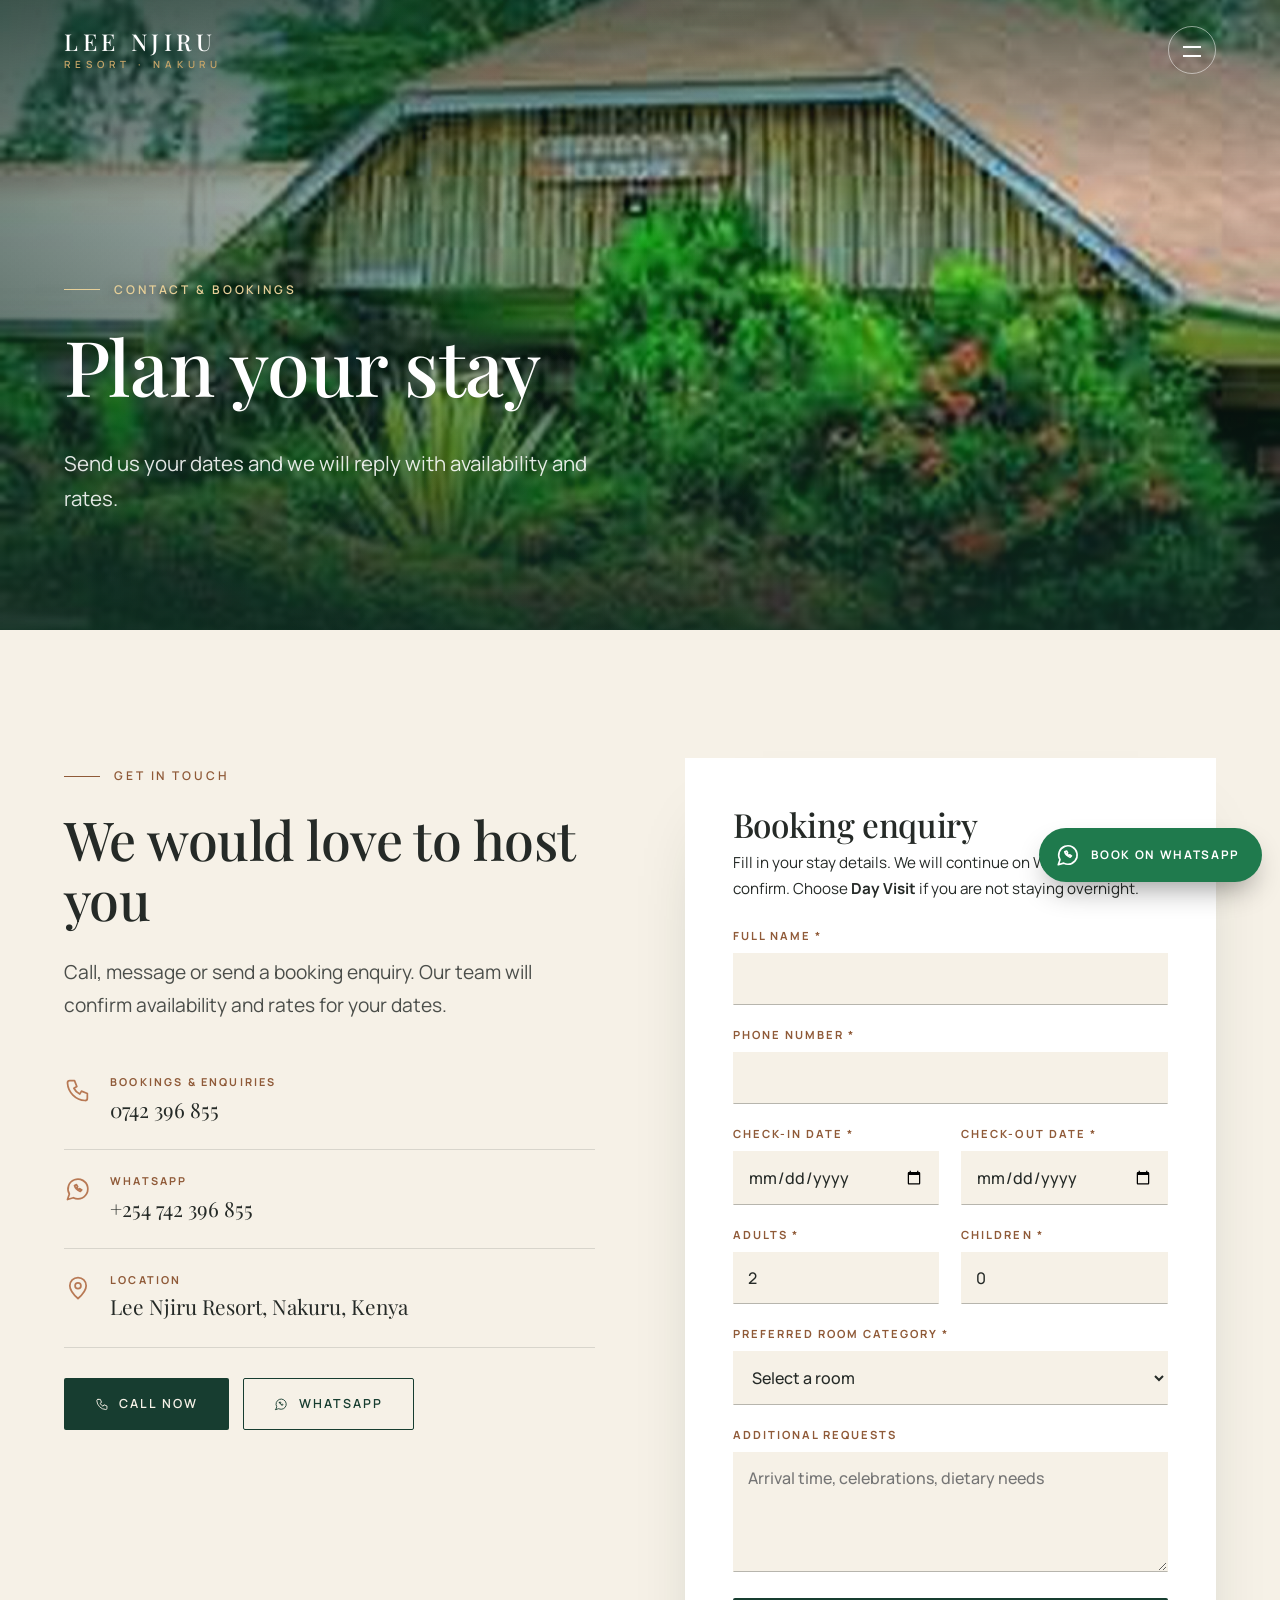
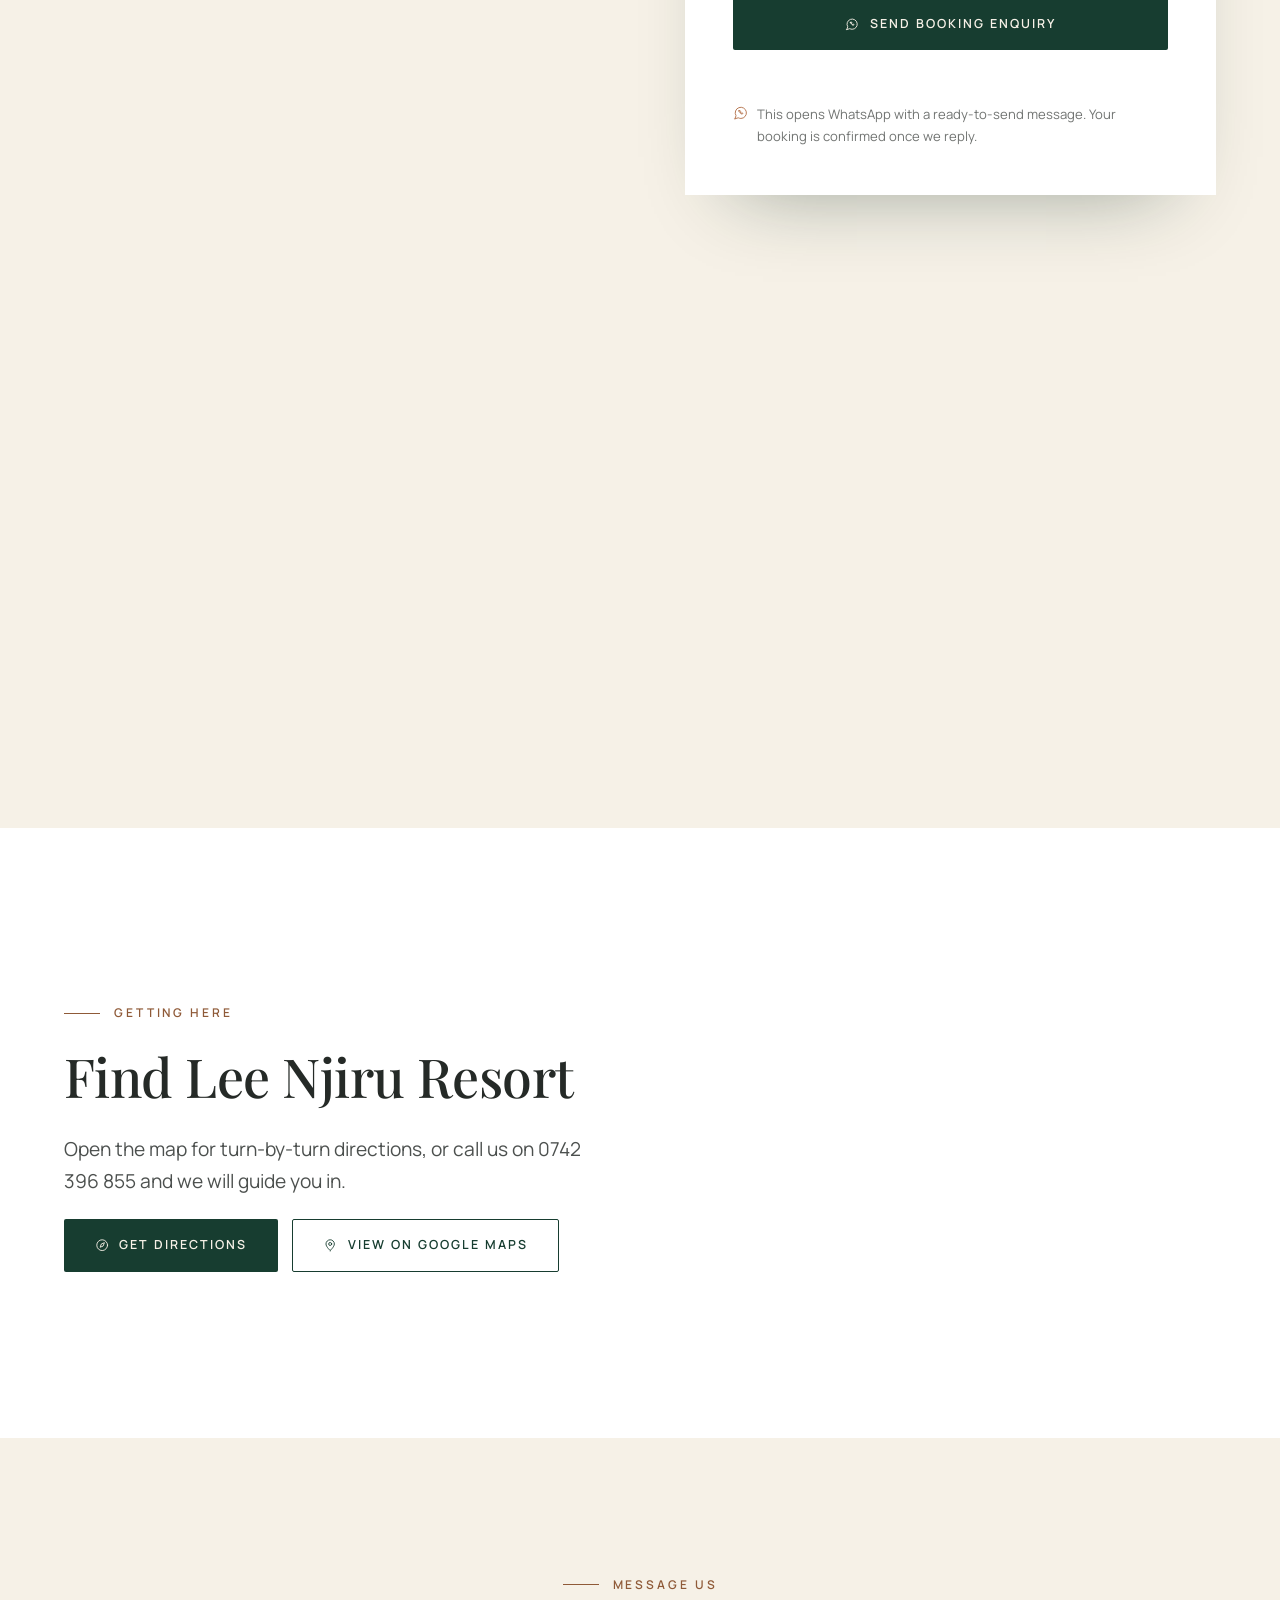
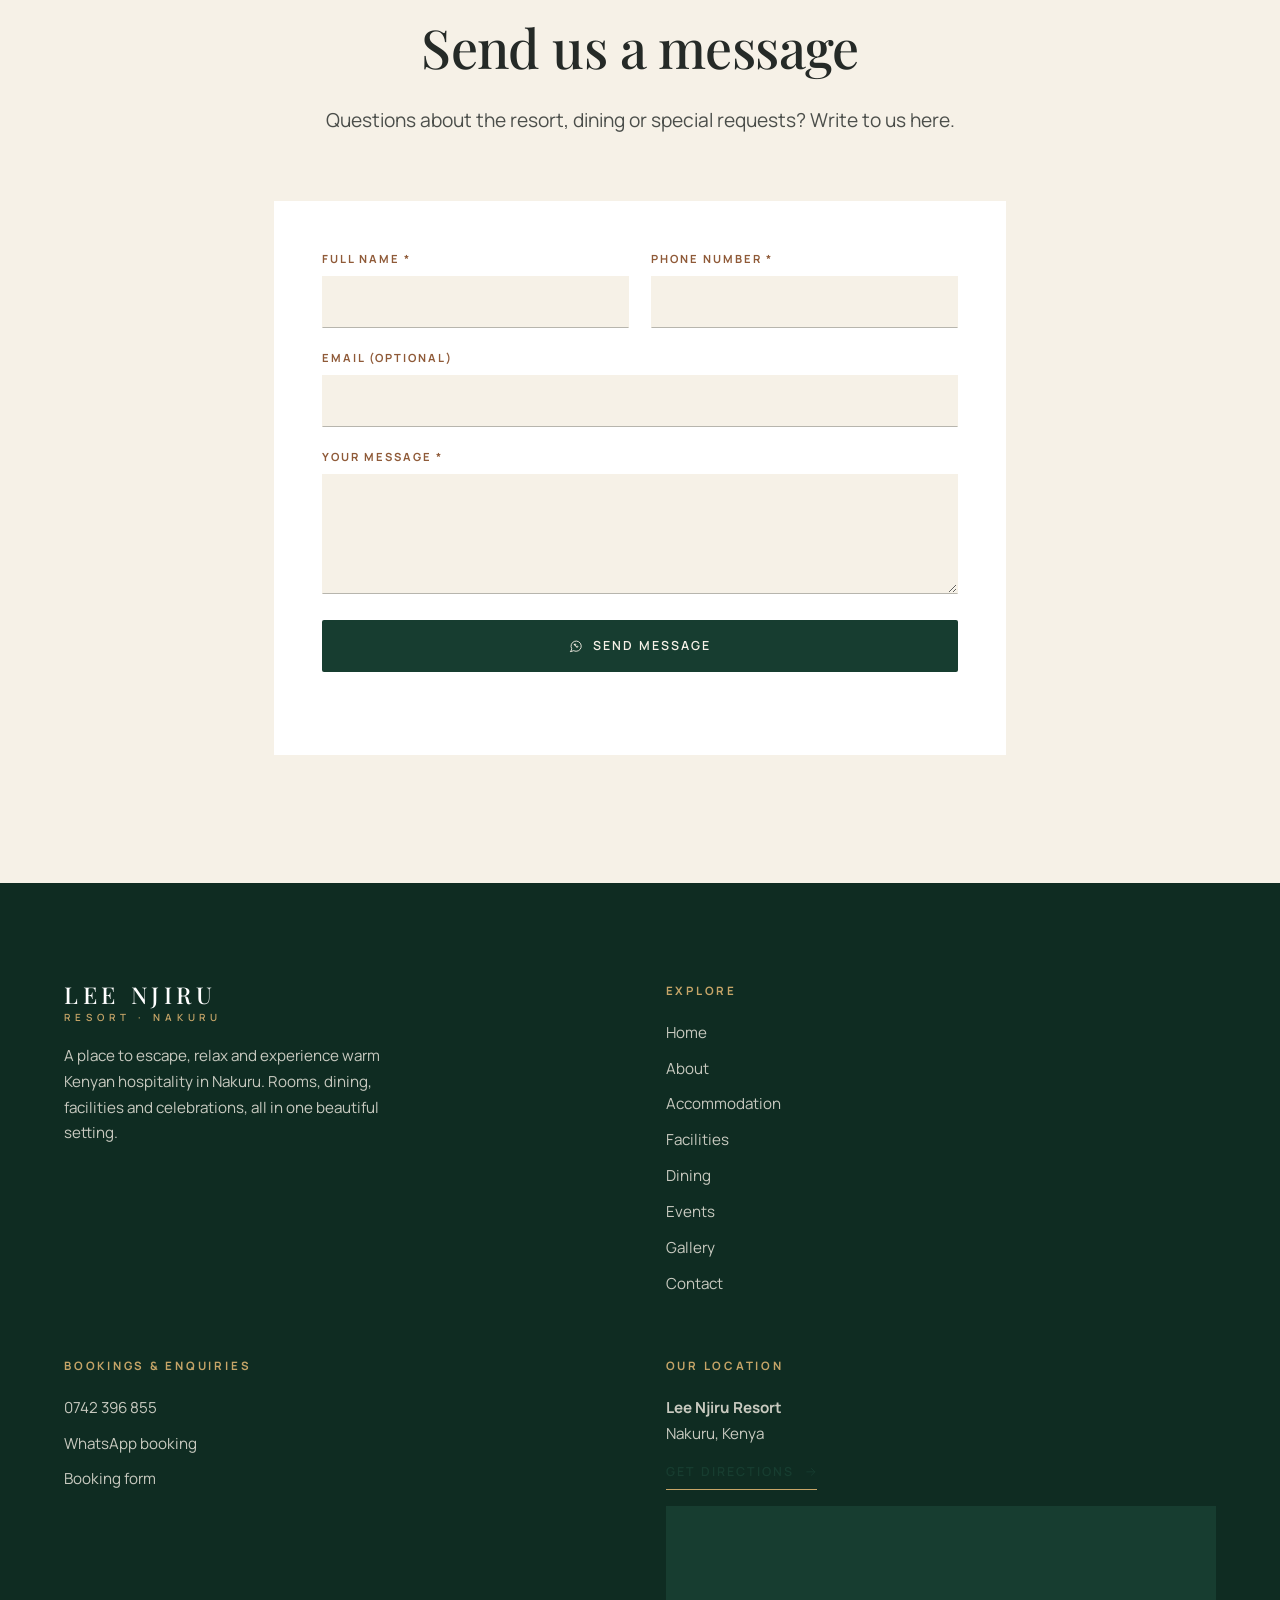
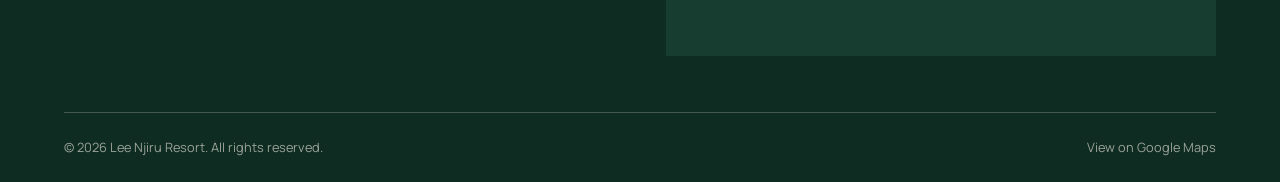
<file: contact.html>
<!doctype html>
<html lang="en">
<head>
<meta charset="utf-8">
<meta name="viewport" content="width=device-width,initial-scale=1">
<title>Contact & Bookings | Lee Njiru Resort, Nakuru</title>
<meta name="description" content="Book your stay or reserve a day at Lee Njiru Resort in Nakuru, Kenya. Call 0742 396 855, message on WhatsApp or send a booking enquiry. Find us on the map.">
<meta name="theme-color" content="#173D30">
<meta property="og:type" content="website">
<meta property="og:title" content="Contact &amp; Bookings | Lee Njiru Resort, Nakuru">
<meta property="og:description" content="Book your stay or reserve a day at Lee Njiru Resort in Nakuru, Kenya. Call 0742 396 855, message on WhatsApp or send a booking enquiry. Find us on the map.">
<meta property="og:image" content="images/p-38.jpg">
<link rel="preconnect" href="https://fonts.googleapis.com">
<link rel="preconnect" href="https://fonts.gstatic.com" crossorigin>
<link href="https://fonts.googleapis.com/css2?family=Manrope:wght@400;500;600;700&family=Playfair+Display:ital,wght@0,400;0,500;0,600;1,400;1,500&display=swap" rel="stylesheet">
<link rel="stylesheet" href="css/styles.css">
<script>document.documentElement.classList.add("js")</script>
<script type="application/ld+json">{"@context":"https://schema.org","@type":"Resort","name":"Lee Njiru Resort","telephone":"+254742396855","address":{"@type":"PostalAddress","addressLocality":"Nakuru","addressCountry":"KE"},"geo":{"@type":"GeoCoordinates","latitude":-0.2646265,"longitude":35.9836623},"hasMap":"https://www.google.com/maps/place/LEE+NJIRU+RESORT/@-0.2646211,35.9810874,17z/data=!3m1!4b1!4m9!3m8!1s0x18298b4fbb07cc4b:0x8979e13f4bb16f9f!5m2!4m1!1i2!8m2!3d-0.2646265!4d35.9836623!16s%2Fg%2F11j031xl7w","description":"Resort accommodation, dining, facilities and event venues in Nakuru, Kenya."}</script>
</head>
<body>
<svg xmlns="http://www.w3.org/2000/svg" width="0" height="0" style="position:absolute" aria-hidden="true" focusable="false"><symbol id="i-arrow" viewBox="0 0 24 24" fill="none" stroke="currentColor" stroke-width="1.5" stroke-linecap="round" stroke-linejoin="round"><path d="M5 12h14M13 6l6 6-6 6"/></symbol><symbol id="i-pin" viewBox="0 0 24 24" fill="none" stroke="currentColor" stroke-width="1.5" stroke-linecap="round" stroke-linejoin="round"><path d="M12 21s-7-6.2-7-11a7 7 0 0114 0c0 4.8-7 11-7 11z"/><circle cx="12" cy="10" r="2.5"/></symbol><symbol id="i-phone" viewBox="0 0 24 24" fill="none" stroke="currentColor" stroke-width="1.5" stroke-linecap="round" stroke-linejoin="round"><path d="M5 4h4l2 5-2.5 1.5a11 11 0 005 5L15 13l5 2v4a2 2 0 01-2 2A16 16 0 013 6a2 2 0 012-2z"/></symbol><symbol id="i-wa" viewBox="0 0 24 24" fill="none" stroke="currentColor" stroke-width="1.5" stroke-linecap="round" stroke-linejoin="round"><path d="M3 21l1.6-4.7A8.5 8.5 0 1112 20.5a8.4 8.4 0 01-4-1L3 21z"/><path d="M9 9c.5 2 2.5 4 5 5l1.2-1.2-1.7-1-.8.7a4 4 0 01-1.7-1.7l.7-.8-1-1.7L9 9z"/></symbol><symbol id="i-pool" viewBox="0 0 24 24" fill="none" stroke="currentColor" stroke-width="1.5" stroke-linecap="round" stroke-linejoin="round"><path d="M3 19c1.5 0 1.5 1 3 1s1.5-1 3-1 1.5 1 3 1 1.5-1 3-1 1.5 1 3 1 1.5-1 3-1M8 15V6a2 2 0 014 0M15 15V6a2 2 0 014 0M8 10h7"/></symbol><symbol id="i-leaf" viewBox="0 0 24 24" fill="none" stroke="currentColor" stroke-width="1.5" stroke-linecap="round" stroke-linejoin="round"><path d="M5 19c0-9 5-14 15-14 0 10-5 15-14 15M5 19l9-9"/></symbol><symbol id="i-flame" viewBox="0 0 24 24" fill="none" stroke="currentColor" stroke-width="1.5" stroke-linecap="round" stroke-linejoin="round"><path d="M12 3c1 4 5 5 5 10a5 5 0 01-10 0c0-2 1-3 2-4 .3 1.5 1 2 2 2 0-3-1-5 1-8z"/></symbol><symbol id="i-car" viewBox="0 0 24 24" fill="none" stroke="currentColor" stroke-width="1.5" stroke-linecap="round" stroke-linejoin="round"><path d="M4 16v-4l2-5h12l2 5v4M4 16h16M4 16v2M20 16v2M7.5 13h.01M16.5 13h.01"/></symbol><symbol id="i-bed" viewBox="0 0 24 24" fill="none" stroke="currentColor" stroke-width="1.5" stroke-linecap="round" stroke-linejoin="round"><path d="M3 19V5M3 15h18v4M21 15v-3a3 3 0 00-3-3h-8v6M6.5 12h.01"/></symbol><symbol id="i-users" viewBox="0 0 24 24" fill="none" stroke="currentColor" stroke-width="1.5" stroke-linecap="round" stroke-linejoin="round"><path d="M16 20v-1.5a3.5 3.5 0 00-3.5-3.5h-5A3.5 3.5 0 004 18.5V20M10 11a3.5 3.5 0 100-7 3.5 3.5 0 000 7zM20 20v-1.5a3.5 3.5 0 00-2.5-3.3M15.5 4.2a3.5 3.5 0 010 6.6"/></symbol><symbol id="i-star" viewBox="0 0 24 24" fill="none" stroke="currentColor" stroke-width="1.5" stroke-linecap="round" stroke-linejoin="round"><path d="M12 3l2.7 5.6 6.1.9-4.4 4.3 1 6.1L12 17l-5.4 2.9 1-6.1L3.2 9.5l6.1-.9z"/></symbol><symbol id="i-check" viewBox="0 0 24 24" fill="none" stroke="currentColor" stroke-width="1.5" stroke-linecap="round" stroke-linejoin="round"><path d="M5 12.5l4.5 4.5L19 7"/></symbol><symbol id="i-close" viewBox="0 0 24 24" fill="none" stroke="currentColor" stroke-width="1.5" stroke-linecap="round" stroke-linejoin="round"><path d="M6 6l12 12M18 6L6 18"/></symbol><symbol id="i-utensils" viewBox="0 0 24 24" fill="none" stroke="currentColor" stroke-width="1.5" stroke-linecap="round" stroke-linejoin="round"><path d="M7 3v8M5 3v5a2 2 0 004 0V3M7 11v10M17 21V3c-2.5 1.5-3.5 4-3.5 8H17"/></symbol><symbol id="i-wine" viewBox="0 0 24 24" fill="none" stroke="currentColor" stroke-width="1.5" stroke-linecap="round" stroke-linejoin="round"><path d="M8 3h8l-.5 6a3.5 3.5 0 01-7 0L8 3zM12 12.5V20M8.5 20h7"/></symbol><symbol id="i-coffee" viewBox="0 0 24 24" fill="none" stroke="currentColor" stroke-width="1.5" stroke-linecap="round" stroke-linejoin="round"><path d="M4 9h13v5a5 5 0 01-5 5H9a5 5 0 01-5-5V9zM17 10h1.5a2.5 2.5 0 010 5H17M8 3v2M12 3v2"/></symbol><symbol id="i-heart" viewBox="0 0 24 24" fill="none" stroke="currentColor" stroke-width="1.5" stroke-linecap="round" stroke-linejoin="round"><path d="M12 20s-8-5-8-11a4.5 4.5 0 018-2.8A4.5 4.5 0 0120 9c0 6-8 11-8 11z"/></symbol><symbol id="i-sparkle" viewBox="0 0 24 24" fill="none" stroke="currentColor" stroke-width="1.5" stroke-linecap="round" stroke-linejoin="round"><path d="M12 3l1.8 5.2L19 10l-5.2 1.8L12 17l-1.8-5.2L5 10l5.2-1.8zM19 16l.8 2.2L22 19l-2.2.8L19 22l-.8-2.2L16 19l2.2-.8z"/></symbol><symbol id="i-briefcase" viewBox="0 0 24 24" fill="none" stroke="currentColor" stroke-width="1.5" stroke-linecap="round" stroke-linejoin="round"><path d="M4 8h16v11H4zM9 8V5h6v3M4 13h16"/></symbol><symbol id="i-present" viewBox="0 0 24 24" fill="none" stroke="currentColor" stroke-width="1.5" stroke-linecap="round" stroke-linejoin="round"><path d="M4 4h16v11H4zM12 15v5M8 20h8M8 11l3-2 2 1.5 3-3"/></symbol><symbol id="i-flag" viewBox="0 0 24 24" fill="none" stroke="currentColor" stroke-width="1.5" stroke-linecap="round" stroke-linejoin="round"><path d="M5 21V4M5 4h11l-2 4 2 4H5"/></symbol><symbol id="i-clock" viewBox="0 0 24 24" fill="none" stroke="currentColor" stroke-width="1.5" stroke-linecap="round" stroke-linejoin="round"><circle cx="12" cy="12" r="9"/><path d="M12 7v5l3 2"/></symbol><symbol id="i-sun" viewBox="0 0 24 24" fill="none" stroke="currentColor" stroke-width="1.5" stroke-linecap="round" stroke-linejoin="round"><circle cx="12" cy="12" r="4"/><path d="M12 2v2M12 20v2M2 12h2M20 12h2M5 5l1.5 1.5M17.5 17.5L19 19M19 5l-1.5 1.5M6.5 17.5L5 19"/></symbol><symbol id="i-tv" viewBox="0 0 24 24" fill="none" stroke="currentColor" stroke-width="1.5" stroke-linecap="round" stroke-linejoin="round"><path d="M3 5h18v12H3zM8 21h8M12 17v4"/></symbol><symbol id="i-home" viewBox="0 0 24 24" fill="none" stroke="currentColor" stroke-width="1.5" stroke-linecap="round" stroke-linejoin="round"><path d="M4 11l8-7 8 7M6 10v10h12V10M10 20v-5h4v5"/></symbol><symbol id="i-music" viewBox="0 0 24 24" fill="none" stroke="currentColor" stroke-width="1.5" stroke-linecap="round" stroke-linejoin="round"><path d="M9 18V6l11-2v12M9 18a3 3 0 11-6 0 3 3 0 016 0zM20 16a3 3 0 11-6 0 3 3 0 016 0z"/></symbol><symbol id="i-compass" viewBox="0 0 24 24" fill="none" stroke="currentColor" stroke-width="1.5" stroke-linecap="round" stroke-linejoin="round"><circle cx="12" cy="12" r="9"/><path d="M15.5 8.5l-2 5-5 2 2-5z"/></symbol></svg>
<a class="skip" href="#main">Skip to content</a>
<header class="site-header">
<a class="brand" href="index.html" aria-label="Lee Njiru Resort, home"><b>LEE NJIRU</b><span>Resort &middot; Nakuru</span></a>
<div class="header-right">
<nav class="nav" id="nav" aria-label="Main"><ul><li style="--i:0"><a href="index.html">Home</a></li><li style="--i:1"><a href="about.html">About</a></li><li style="--i:2"><a href="accommodation.html">Accommodation</a></li><li style="--i:3"><a href="facilities.html">Facilities</a></li><li style="--i:4"><a href="dining.html">Dining</a></li><li style="--i:5"><a href="events.html">Events</a></li><li style="--i:6"><a href="gallery.html">Gallery</a></li><li style="--i:7"><a href="contact.html" aria-current="page">Contact</a></li><li class="nav-book" style="--i:8"><a href="contact.html#booking">Book Now</a></li></ul></nav>
<a class="btn btn-gold btn-sm header-cta" href="contact.html#booking">Book Now</a>
<button class="toggle" type="button" aria-expanded="false" aria-controls="nav" aria-label="Open menu"><i></i><i></i></button>
</div>
</header>
<main id="main">
<section class="page-hero"><div class="hero-bg media"><img src="images/p-45.jpg" alt="Lodge among the flowers" width="855" height="570" fetchpriority="high" decoding="async"></div><div class="hero-in"><div class="inner"><span class="eyebrow">Contact &amp; Bookings</span><h1>Plan your stay</h1><p class="sub">Send us your dates and we will reply with availability and rates.</p></div></div></section>

<section class="section">
<div class="container split top">
<div class="reveal">
<span class="eyebrow">Get in Touch</span>
<h2>We would love to host you</h2>
<p class="lead">Call, message or send a booking enquiry. Our team will confirm availability and rates for your dates.</p>
<ul class="info-list">
<li><svg class="ico" aria-hidden="true"><use href="#i-phone"/></svg><div><small>Bookings &amp; enquiries</small><a href="tel:+254742396855">0742 396 855</a></div></li>
<li><svg class="ico" aria-hidden="true"><use href="#i-wa"/></svg><div><small>WhatsApp</small><a target="_blank" rel="noopener" href="https://wa.me/254742396855?text=Hello%20Lee%20Njiru%20Resort%2C%20I%20would%20like%20to%20make%20an%20enquiry.">+254 742 396 855</a></div></li>
<li><svg class="ico" aria-hidden="true"><use href="#i-pin"/></svg><div><small>Location</small><span class="v">Lee Njiru Resort, Nakuru, Kenya</span></div></li>
</ul>
<div class="btn-row" style="margin-top:30px"><a class="btn btn-forest" href="tel:+254742396855"><svg class="ico" aria-hidden="true"><use href="#i-phone"/></svg> Call Now</a><a class="btn btn-line" target="_blank" rel="noopener" href="https://wa.me/254742396855?text=Hello%20Lee%20Njiru%20Resort%2C%20I%20would%20like%20to%20make%20an%20enquiry."><svg class="ico" aria-hidden="true"><use href="#i-wa"/></svg> WhatsApp</a></div>
<div class="media wide-img reveal-img" style="margin-top:36px"><img src="images/p-50.jpg" alt="Restaurant terrace" width="855" height="570" loading="lazy" decoding="async"></div>
</div>

<form class="form-card reveal" id="booking" data-form="booking" data-title="BOOKING ENQUIRY" data-intro="Hello Lee Njiru Resort, I would like to check availability and rates for the dates above. Thank you." novalidate>
<h2 style="font-size:clamp(1.6rem,2.6vw,2.2rem)">Booking enquiry</h2>
<p style="margin:0;font-size:.95rem">Fill in your stay details. We will continue on WhatsApp to confirm. Choose <strong>Day Visit</strong> if you are not staying overnight.</p>
<div class="form-grid">
<div class="field full"><label for="b-name">Full name <span aria-hidden="true">*</span></label><input id="b-name" type="text" data-label="Full name" aria-describedby="b-name-err" name="name" autocomplete="name" data-req="Please enter your full name." data-full><div class="err" id="b-name-err" role="alert"></div></div>
<div class="field full"><label for="b-phone">Phone number <span aria-hidden="true">*</span></label><input id="b-phone" type="tel" data-label="Phone number" aria-describedby="b-phone-err" name="phone" autocomplete="tel" inputmode="tel" data-type="phone" data-req="Please enter your phone number so we can reply." data-full><div class="err" id="b-phone-err" role="alert"></div></div>
<div class="field"><label for="b-in">Check-in date <span aria-hidden="true">*</span></label><input id="b-in" type="date" data-label="Check-in date" aria-describedby="b-in-err" name="checkin" data-req="Please choose your check-in date."><div class="err" id="b-in-err" role="alert"></div></div>
<div class="field"><label for="b-out">Check-out date <span aria-hidden="true">*</span></label><input id="b-out" type="date" data-label="Check-out date" aria-describedby="b-out-err" name="checkout" data-req="Please choose your check-out date."><div class="err" id="b-out-err" role="alert"></div></div>
<div class="field"><label for="b-adults">Adults <span aria-hidden="true">*</span></label><input id="b-adults" type="number" data-label="Adults" aria-describedby="b-adults-err" name="adults" min="1" value="2" data-req="Please enter the number of adults."><div class="err" id="b-adults-err" role="alert"></div></div>
<div class="field"><label for="b-children">Children <span aria-hidden="true">*</span></label><input id="b-children" type="number" data-label="Children" aria-describedby="b-children-err" name="children" min="0" value="0" data-req="Please enter 0 if no children are travelling."><div class="err" id="b-children-err" role="alert"></div></div>
<div class="field full"><label for="b-room">Preferred room category <span aria-hidden="true">*</span></label><select id="b-room" data-label="Preferred room category" aria-describedby="b-room-err" name="room" data-req="Please choose a room category." data-full><option value="">Select a room</option><option value="No preference">No preference</option><option value="Executive Suite">Executive Suite</option><option value="Four-Poster Room">Four-Poster Room</option><option value="Deluxe Room">Deluxe Room</option><option value="Family Apartment">Family Apartment</option><option value="Day Visit">Day Visit</option></select><div class="err" id="b-room-err" role="alert"></div></div>
<div class="field full"><label for="b-notes">Additional requests</label><textarea id="b-notes" data-label="Additional requests" aria-describedby="b-notes-err" name="notes" rows="3" data-full placeholder="Arrival time, celebrations, dietary needs"></textarea><div class="err" id="b-notes-err" role="alert"></div></div>
</div>
<div class="form-actions"><button class="btn btn-forest" type="submit"><svg class="ico" aria-hidden="true"><use href="#i-wa"/></svg> Send Booking Enquiry</button><p class="form-status" role="status" aria-live="polite"></p></div>
<p class="form-note"><svg class="ico" aria-hidden="true"><use href="#i-wa"/></svg><span>This opens WhatsApp with a ready-to-send message. Your booking is confirmed once we reply.</span></p>
</form>
</div>
</section>

<section class="map reveal-img" style="min-height:480px"><iframe title="Map showing Lee Njiru Resort in Nakuru" loading="lazy" referrerpolicy="no-referrer-when-downgrade" src="https://www.google.com/maps?q=-0.2646265,35.9836623(Lee+Njiru+Resort)&amp;z=15&amp;output=embed"></iframe></section>

<section class="section bg-white">
<div class="container split">
<div class="reveal">
<span class="eyebrow">Getting Here</span>
<h2>Find Lee Njiru Resort</h2>
<p class="lead">Open the map for turn-by-turn directions, or call us on 0742 396 855 and we will guide you in.</p>
<div class="btn-row"><a class="btn btn-forest" target="_blank" rel="noopener" href="https://www.google.com/maps/dir/?api=1&amp;destination=-0.2646265,35.9836623"><svg class="ico" aria-hidden="true"><use href="#i-compass"/></svg> Get Directions</a><a class="btn btn-line" target="_blank" rel="noopener" href="https://www.google.com/maps/place/LEE+NJIRU+RESORT/@-0.2646211,35.9810874,17z/data=!3m1!4b1!4m9!3m8!1s0x18298b4fbb07cc4b:0x8979e13f4bb16f9f!5m2!4m1!1i2!8m2!3d-0.2646265!4d35.9836623!16s%2Fg%2F11j031xl7w"><svg class="ico" aria-hidden="true"><use href="#i-pin"/></svg> View on Google Maps</a></div>
</div>
<div class="media wide-img reveal-img"><img src="images/p-21.jpg" alt="Parking beside the lodge" width="690" height="690" loading="lazy" decoding="async"></div>
</div>
</section>

<section class="section">
<div class="container" style="max-width:860px">
<div class="sec-head center reveal"><span class="eyebrow">Message Us</span><h2>Send us a message</h2><p class="lead">Questions about the resort, dining or special requests? Write to us here.</p></div>
<form class="form-card reveal" style="box-shadow:none;background:var(--white)" data-form="contact" data-title="GENERAL ENQUIRY" data-intro="Hello Lee Njiru Resort, I would like to know more. Thank you." novalidate>
<div class="form-grid" style="margin-top:0">
<div class="field"><label for="c-name">Full name <span aria-hidden="true">*</span></label><input id="c-name" type="text" data-label="Full name" aria-describedby="c-name-err" name="name" autocomplete="name" data-req="Please enter your name."><div class="err" id="c-name-err" role="alert"></div></div>
<div class="field"><label for="c-phone">Phone number <span aria-hidden="true">*</span></label><input id="c-phone" type="tel" data-label="Phone number" aria-describedby="c-phone-err" name="phone" autocomplete="tel" inputmode="tel" data-type="phone" data-req="Please enter your phone number so we can reply."><div class="err" id="c-phone-err" role="alert"></div></div>
<div class="field full"><label for="c-email">Email (optional)</label><input id="c-email" type="email" data-label="Email (optional)" aria-describedby="c-email-err" name="email" autocomplete="email" data-full><div class="err" id="c-email-err" role="alert"></div></div>
<div class="field full"><label for="c-msg">Your message <span aria-hidden="true">*</span></label><textarea id="c-msg" data-label="Your message" aria-describedby="c-msg-err" name="message" rows="4" data-full data-req="Please write a short message."></textarea><div class="err" id="c-msg-err" role="alert"></div></div>
</div>
<div class="form-actions"><button class="btn btn-forest" type="submit"><svg class="ico" aria-hidden="true"><use href="#i-wa"/></svg> Send Message</button><p class="form-status" role="status" aria-live="polite"></p></div>
</form>
</div>
</section>

</main>
<footer class="footer">
<div class="container">
<div class="foot-grid">
<div><a class="brand" href="index.html"><b>LEE NJIRU</b><span>Resort &middot; Nakuru</span></a><p>A place to escape, relax and experience warm Kenyan hospitality in Nakuru. Rooms, dining, facilities and celebrations, all in one beautiful setting.</p></div>
<div><h4>Explore</h4><ul><li><a href="index.html">Home</a></li><li><a href="about.html">About</a></li><li><a href="accommodation.html">Accommodation</a></li><li><a href="facilities.html">Facilities</a></li><li><a href="dining.html">Dining</a></li><li><a href="events.html">Events</a></li><li><a href="gallery.html">Gallery</a></li><li><a href="contact.html">Contact</a></li></ul></div>
<div><h4>Bookings &amp; Enquiries</h4><ul><li><a href="tel:+254742396855">0742 396 855</a></li><li><a target="_blank" rel="noopener" href="https://wa.me/254742396855?text=Hello%20Lee%20Njiru%20Resort%2C%20I%20would%20like%20to%20make%20a%20booking%20enquiry.">WhatsApp booking</a></li><li><a href="contact.html#booking">Booking form</a></li></ul></div>
<div><h4>Our Location</h4><address><strong>Lee Njiru Resort</strong><br>Nakuru, Kenya</address>
<a class="link-arrow" target="_blank" rel="noopener" href="https://www.google.com/maps/dir/?api=1&destination=-0.2646265,35.9836623">Get directions <svg class="ico" aria-hidden="true"><use href="#i-arrow"/></svg></a>
<div class="foot-map"><iframe title="Map showing Lee Njiru Resort" loading="lazy" referrerpolicy="no-referrer-when-downgrade" src="https://www.google.com/maps?q=-0.2646265,35.9836623(Lee+Njiru+Resort)&amp;z=15&amp;output=embed"></iframe></div></div>
</div>
<div class="foot-bottom"><span>&copy; <span data-year>2026</span> Lee Njiru Resort. All rights reserved.</span><a target="_blank" rel="noopener" href="https://www.google.com/maps/place/LEE+NJIRU+RESORT/@-0.2646211,35.9810874,17z/data=!3m1!4b1!4m9!3m8!1s0x18298b4fbb07cc4b:0x8979e13f4bb16f9f!5m2!4m1!1i2!8m2!3d-0.2646265!4d35.9836623!16s%2Fg%2F11j031xl7w">View on Google Maps</a></div>
</div>
</footer>
<a class="wa-float" target="_blank" rel="noopener" href="https://wa.me/254742396855?text=Hello%20Lee%20Njiru%20Resort%2C%20I%20would%20like%20to%20make%20a%20booking%20enquiry." aria-label="Chat on WhatsApp"><svg class="ico" aria-hidden="true"><use href="#i-wa"/></svg><span>Book on WhatsApp</span></a>
<script src="js/main.js" defer></script>
</body>
</html>
</file>
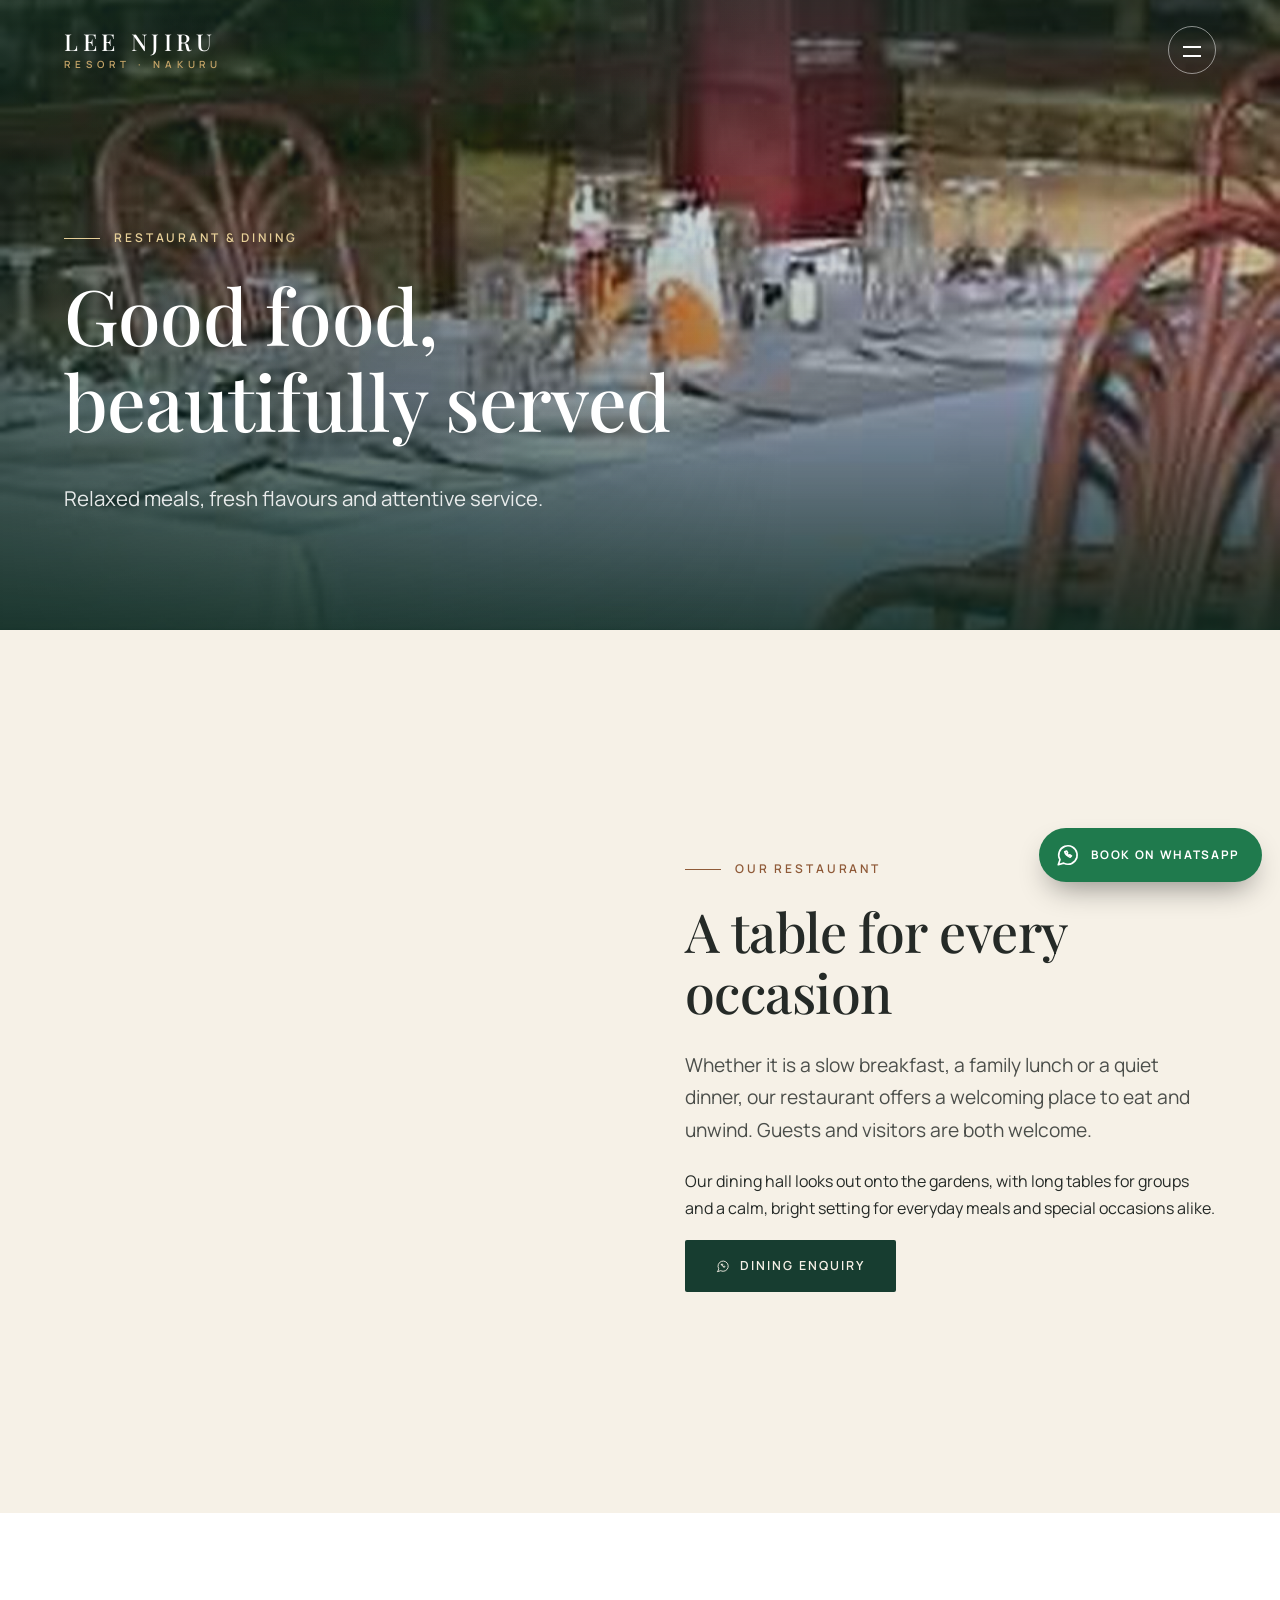
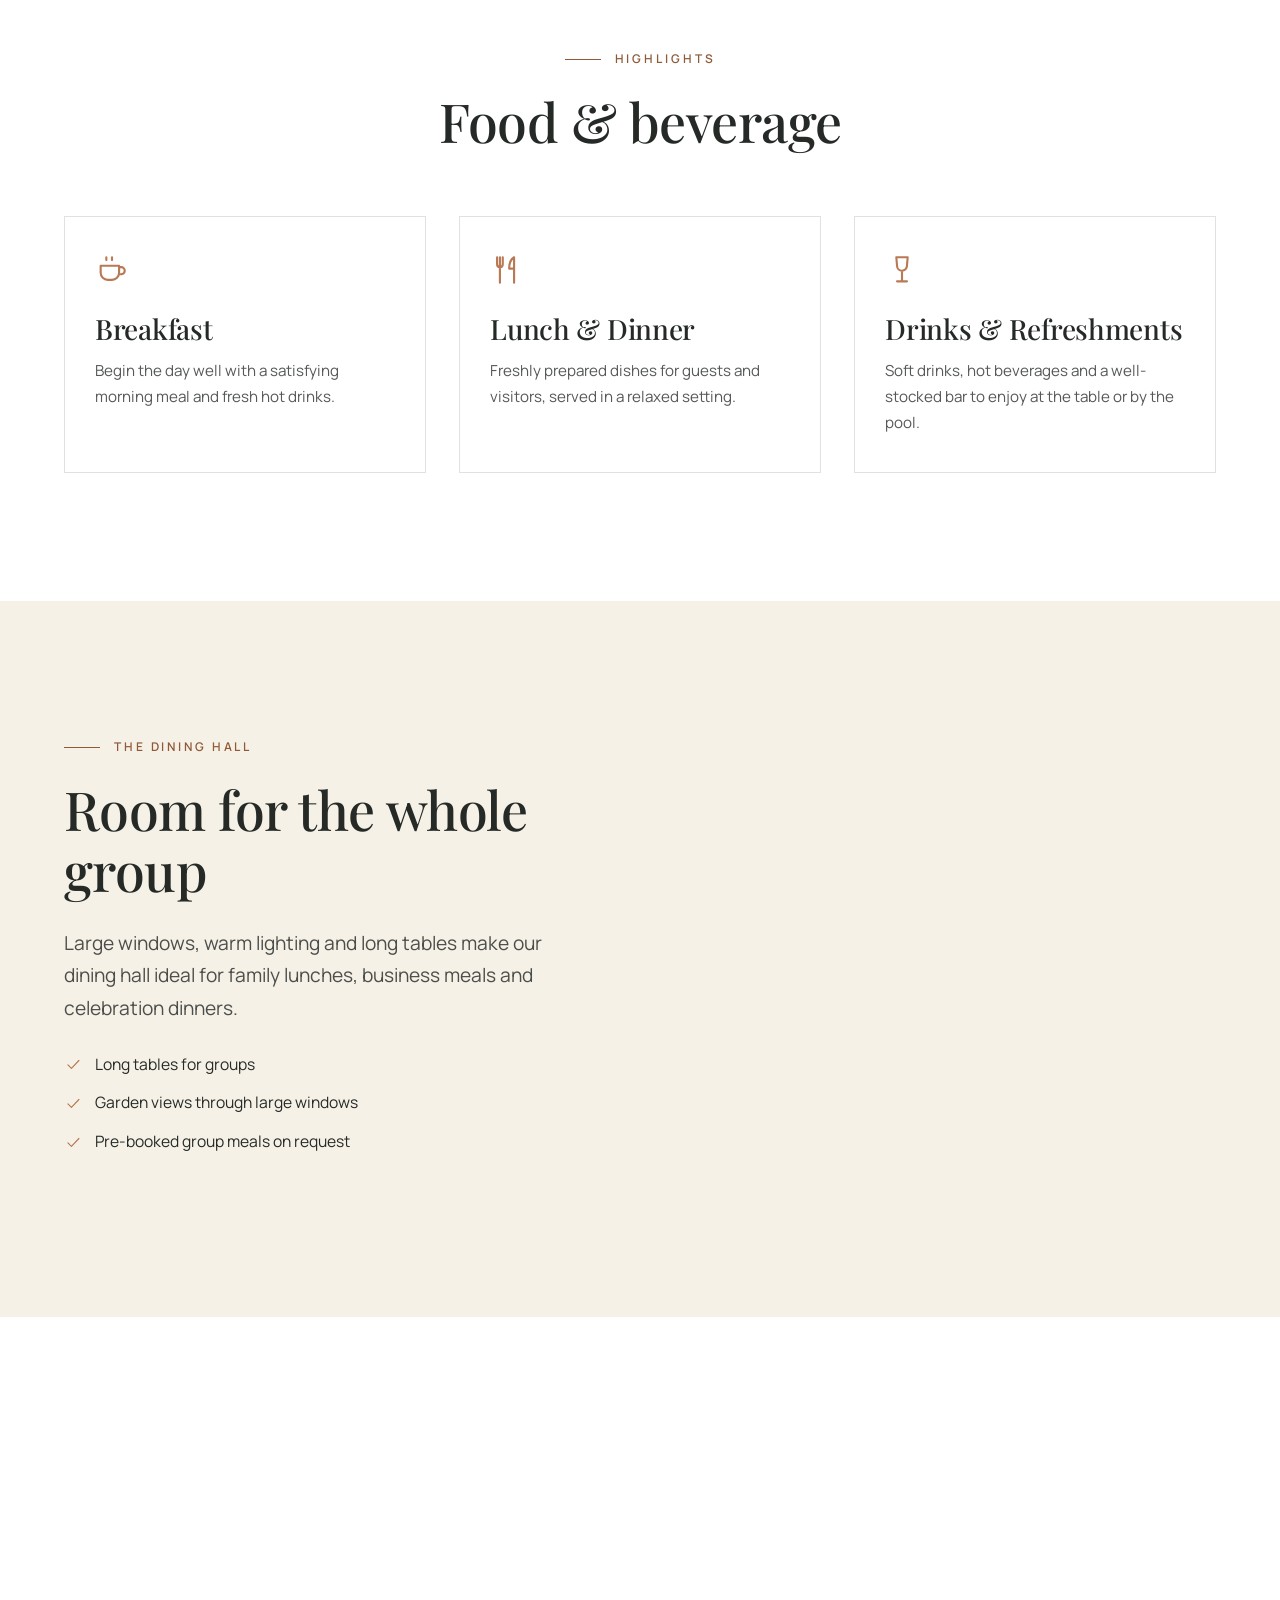
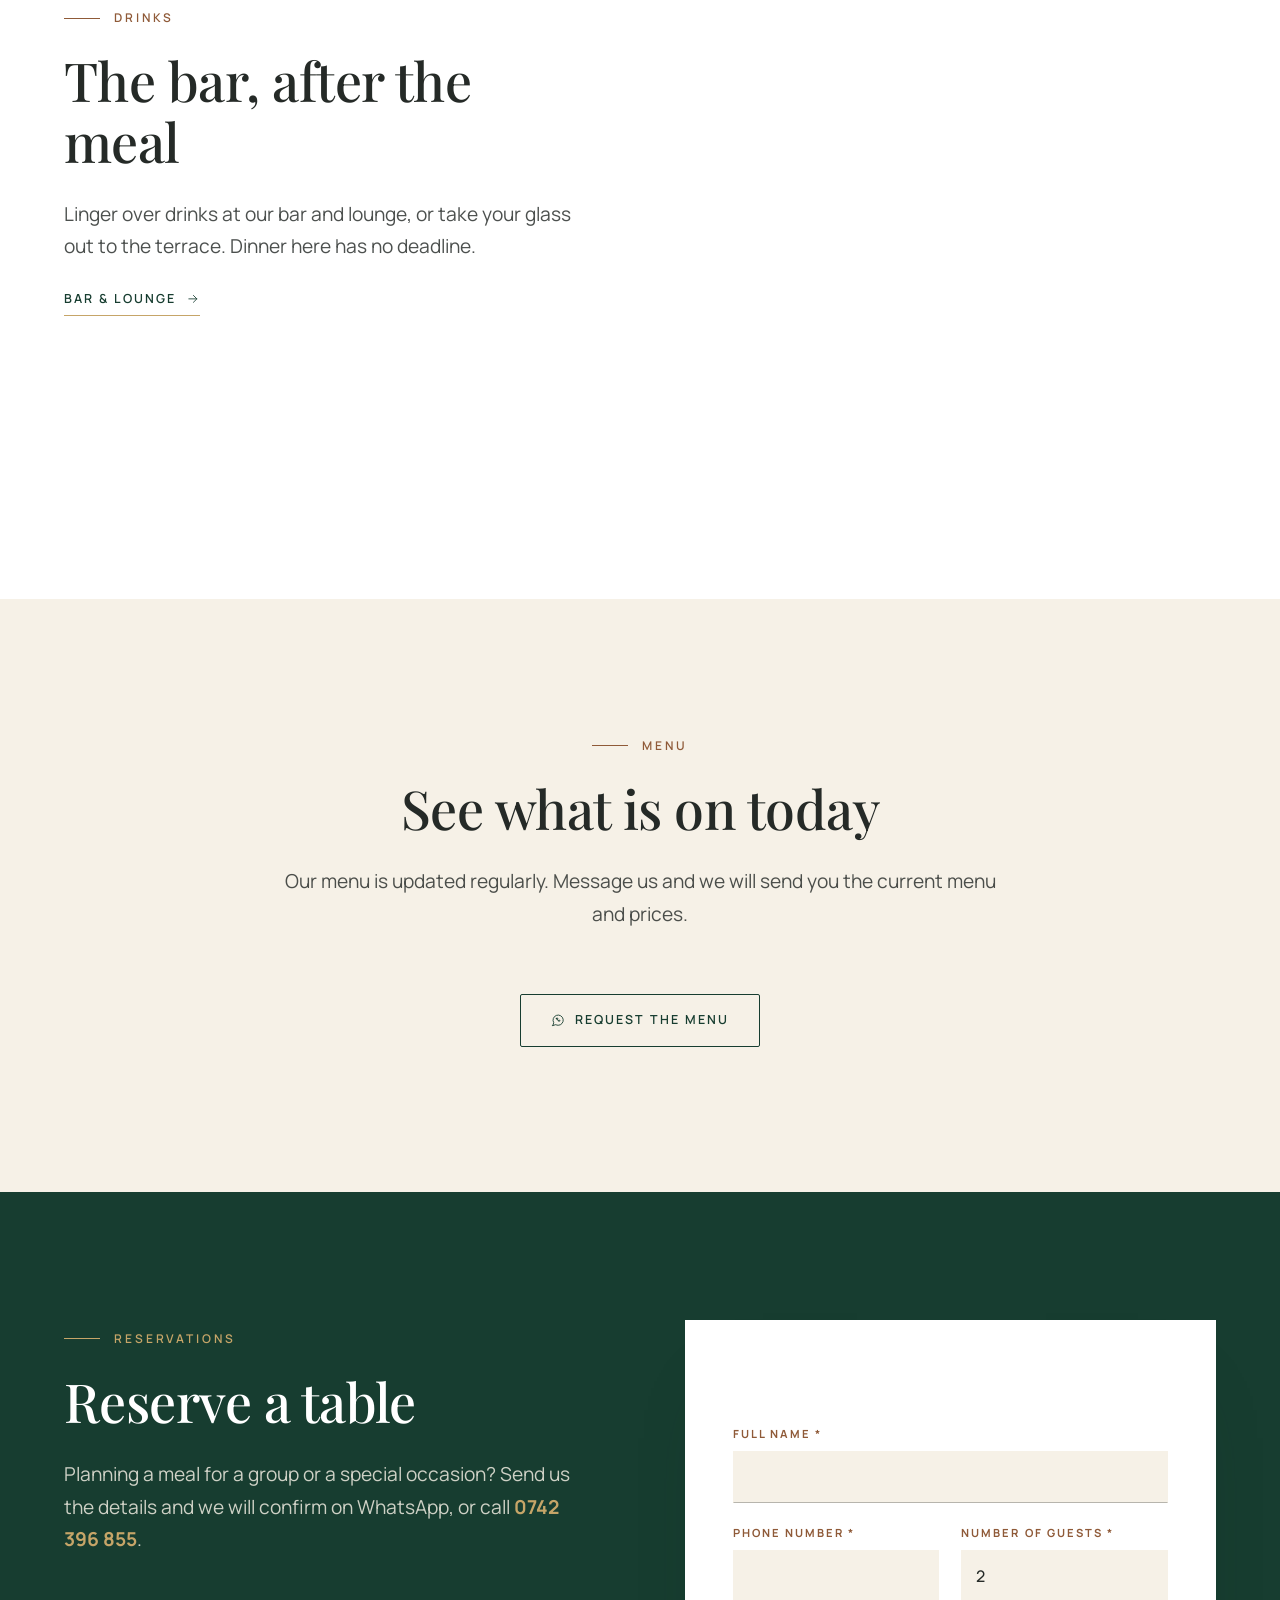
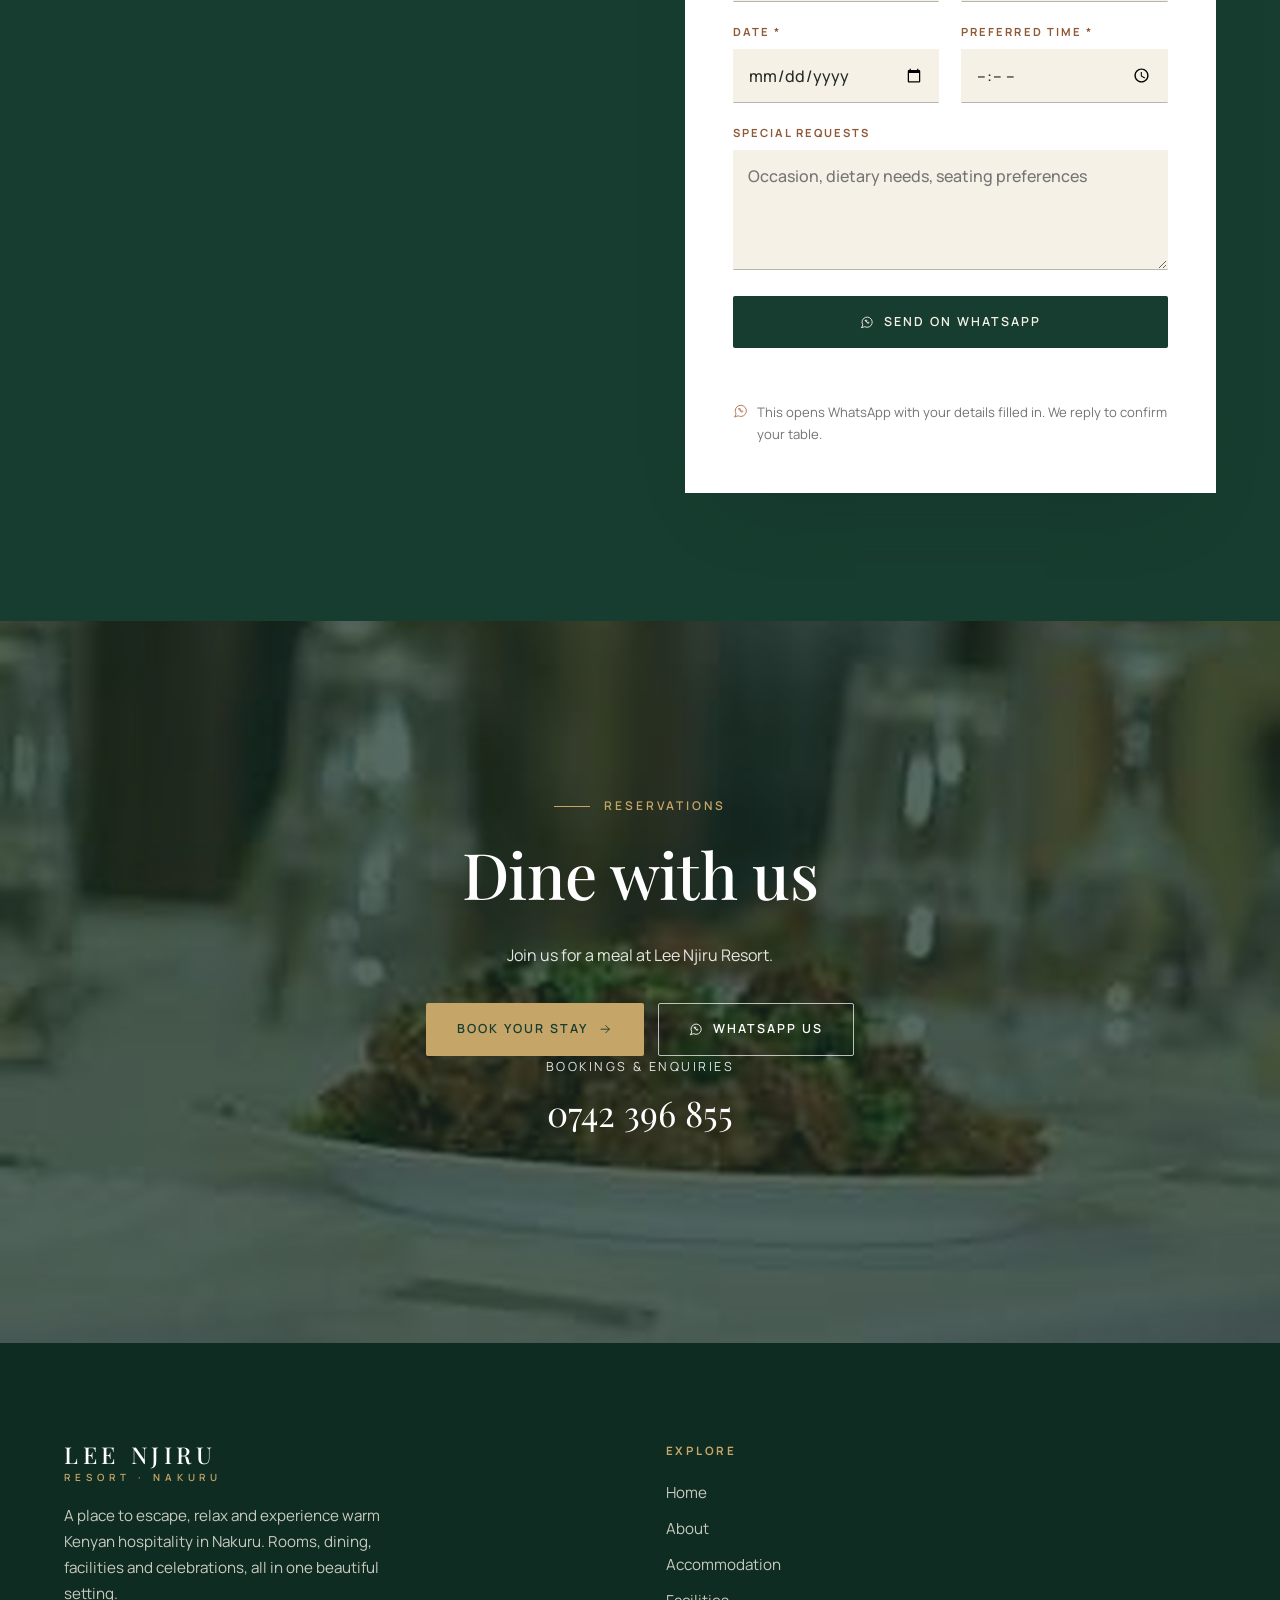
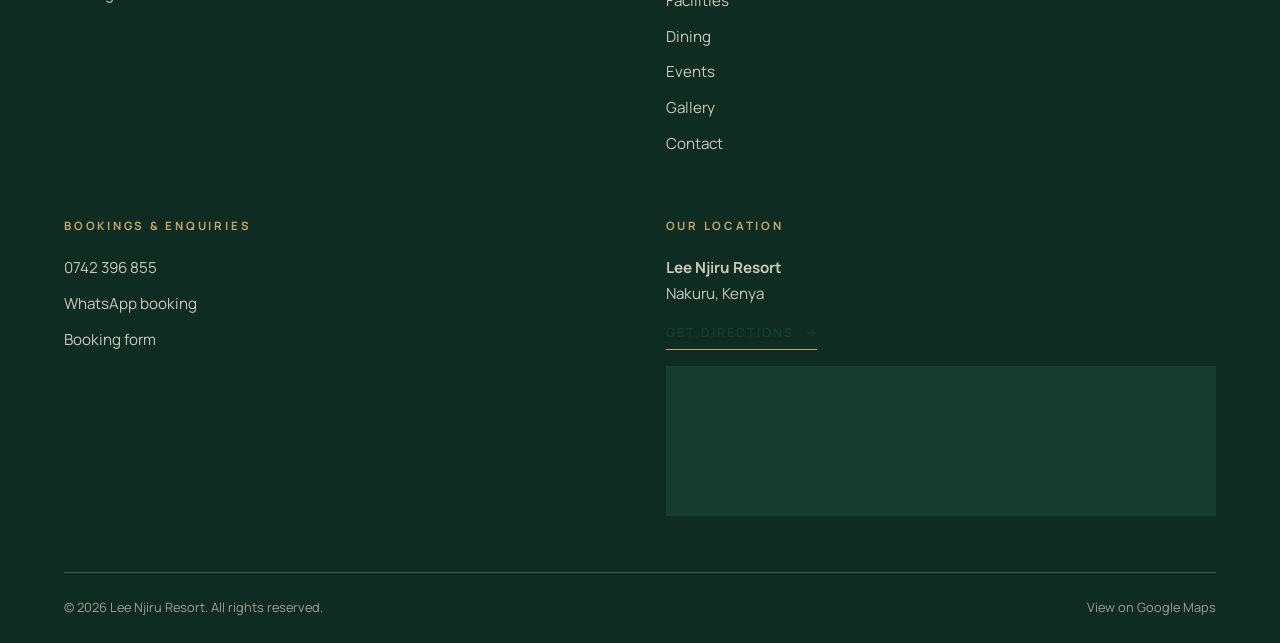
<file: dining.html>
<!doctype html>
<html lang="en">
<head>
<meta charset="utf-8">
<meta name="viewport" content="width=device-width,initial-scale=1">
<title>Restaurant & Dining | Lee Njiru Resort, Nakuru</title>
<meta name="description" content="Dine at Lee Njiru Resort in Nakuru, Kenya. Breakfast, lunch, dinner and drinks in a relaxed resort setting. Reserve a table on WhatsApp or call 0742 396 855.">
<meta name="theme-color" content="#173D30">
<meta property="og:type" content="website">
<meta property="og:title" content="Restaurant &amp; Dining | Lee Njiru Resort, Nakuru">
<meta property="og:description" content="Dine at Lee Njiru Resort in Nakuru, Kenya. Breakfast, lunch, dinner and drinks in a relaxed resort setting. Reserve a table on WhatsApp or call 0742 396 855.">
<meta property="og:image" content="images/p-38.jpg">
<link rel="preconnect" href="https://fonts.googleapis.com">
<link rel="preconnect" href="https://fonts.gstatic.com" crossorigin>
<link href="https://fonts.googleapis.com/css2?family=Manrope:wght@400;500;600;700&family=Playfair+Display:ital,wght@0,400;0,500;0,600;1,400;1,500&display=swap" rel="stylesheet">
<link rel="stylesheet" href="css/styles.css">
<script>document.documentElement.classList.add("js")</script>
<script type="application/ld+json">{"@context":"https://schema.org","@type":"Resort","name":"Lee Njiru Resort","telephone":"+254742396855","address":{"@type":"PostalAddress","addressLocality":"Nakuru","addressCountry":"KE"},"geo":{"@type":"GeoCoordinates","latitude":-0.2646265,"longitude":35.9836623},"hasMap":"https://www.google.com/maps/place/LEE+NJIRU+RESORT/@-0.2646211,35.9810874,17z/data=!3m1!4b1!4m9!3m8!1s0x18298b4fbb07cc4b:0x8979e13f4bb16f9f!5m2!4m1!1i2!8m2!3d-0.2646265!4d35.9836623!16s%2Fg%2F11j031xl7w","description":"Resort accommodation, dining, facilities and event venues in Nakuru, Kenya."}</script>
</head>
<body>
<svg xmlns="http://www.w3.org/2000/svg" width="0" height="0" style="position:absolute" aria-hidden="true" focusable="false"><symbol id="i-arrow" viewBox="0 0 24 24" fill="none" stroke="currentColor" stroke-width="1.5" stroke-linecap="round" stroke-linejoin="round"><path d="M5 12h14M13 6l6 6-6 6"/></symbol><symbol id="i-pin" viewBox="0 0 24 24" fill="none" stroke="currentColor" stroke-width="1.5" stroke-linecap="round" stroke-linejoin="round"><path d="M12 21s-7-6.2-7-11a7 7 0 0114 0c0 4.8-7 11-7 11z"/><circle cx="12" cy="10" r="2.5"/></symbol><symbol id="i-phone" viewBox="0 0 24 24" fill="none" stroke="currentColor" stroke-width="1.5" stroke-linecap="round" stroke-linejoin="round"><path d="M5 4h4l2 5-2.5 1.5a11 11 0 005 5L15 13l5 2v4a2 2 0 01-2 2A16 16 0 013 6a2 2 0 012-2z"/></symbol><symbol id="i-wa" viewBox="0 0 24 24" fill="none" stroke="currentColor" stroke-width="1.5" stroke-linecap="round" stroke-linejoin="round"><path d="M3 21l1.6-4.7A8.5 8.5 0 1112 20.5a8.4 8.4 0 01-4-1L3 21z"/><path d="M9 9c.5 2 2.5 4 5 5l1.2-1.2-1.7-1-.8.7a4 4 0 01-1.7-1.7l.7-.8-1-1.7L9 9z"/></symbol><symbol id="i-pool" viewBox="0 0 24 24" fill="none" stroke="currentColor" stroke-width="1.5" stroke-linecap="round" stroke-linejoin="round"><path d="M3 19c1.5 0 1.5 1 3 1s1.5-1 3-1 1.5 1 3 1 1.5-1 3-1 1.5 1 3 1 1.5-1 3-1M8 15V6a2 2 0 014 0M15 15V6a2 2 0 014 0M8 10h7"/></symbol><symbol id="i-leaf" viewBox="0 0 24 24" fill="none" stroke="currentColor" stroke-width="1.5" stroke-linecap="round" stroke-linejoin="round"><path d="M5 19c0-9 5-14 15-14 0 10-5 15-14 15M5 19l9-9"/></symbol><symbol id="i-flame" viewBox="0 0 24 24" fill="none" stroke="currentColor" stroke-width="1.5" stroke-linecap="round" stroke-linejoin="round"><path d="M12 3c1 4 5 5 5 10a5 5 0 01-10 0c0-2 1-3 2-4 .3 1.5 1 2 2 2 0-3-1-5 1-8z"/></symbol><symbol id="i-car" viewBox="0 0 24 24" fill="none" stroke="currentColor" stroke-width="1.5" stroke-linecap="round" stroke-linejoin="round"><path d="M4 16v-4l2-5h12l2 5v4M4 16h16M4 16v2M20 16v2M7.5 13h.01M16.5 13h.01"/></symbol><symbol id="i-bed" viewBox="0 0 24 24" fill="none" stroke="currentColor" stroke-width="1.5" stroke-linecap="round" stroke-linejoin="round"><path d="M3 19V5M3 15h18v4M21 15v-3a3 3 0 00-3-3h-8v6M6.5 12h.01"/></symbol><symbol id="i-users" viewBox="0 0 24 24" fill="none" stroke="currentColor" stroke-width="1.5" stroke-linecap="round" stroke-linejoin="round"><path d="M16 20v-1.5a3.5 3.5 0 00-3.5-3.5h-5A3.5 3.5 0 004 18.5V20M10 11a3.5 3.5 0 100-7 3.5 3.5 0 000 7zM20 20v-1.5a3.5 3.5 0 00-2.5-3.3M15.5 4.2a3.5 3.5 0 010 6.6"/></symbol><symbol id="i-star" viewBox="0 0 24 24" fill="none" stroke="currentColor" stroke-width="1.5" stroke-linecap="round" stroke-linejoin="round"><path d="M12 3l2.7 5.6 6.1.9-4.4 4.3 1 6.1L12 17l-5.4 2.9 1-6.1L3.2 9.5l6.1-.9z"/></symbol><symbol id="i-check" viewBox="0 0 24 24" fill="none" stroke="currentColor" stroke-width="1.5" stroke-linecap="round" stroke-linejoin="round"><path d="M5 12.5l4.5 4.5L19 7"/></symbol><symbol id="i-close" viewBox="0 0 24 24" fill="none" stroke="currentColor" stroke-width="1.5" stroke-linecap="round" stroke-linejoin="round"><path d="M6 6l12 12M18 6L6 18"/></symbol><symbol id="i-utensils" viewBox="0 0 24 24" fill="none" stroke="currentColor" stroke-width="1.5" stroke-linecap="round" stroke-linejoin="round"><path d="M7 3v8M5 3v5a2 2 0 004 0V3M7 11v10M17 21V3c-2.5 1.5-3.5 4-3.5 8H17"/></symbol><symbol id="i-wine" viewBox="0 0 24 24" fill="none" stroke="currentColor" stroke-width="1.5" stroke-linecap="round" stroke-linejoin="round"><path d="M8 3h8l-.5 6a3.5 3.5 0 01-7 0L8 3zM12 12.5V20M8.5 20h7"/></symbol><symbol id="i-coffee" viewBox="0 0 24 24" fill="none" stroke="currentColor" stroke-width="1.5" stroke-linecap="round" stroke-linejoin="round"><path d="M4 9h13v5a5 5 0 01-5 5H9a5 5 0 01-5-5V9zM17 10h1.5a2.5 2.5 0 010 5H17M8 3v2M12 3v2"/></symbol><symbol id="i-heart" viewBox="0 0 24 24" fill="none" stroke="currentColor" stroke-width="1.5" stroke-linecap="round" stroke-linejoin="round"><path d="M12 20s-8-5-8-11a4.5 4.5 0 018-2.8A4.5 4.5 0 0120 9c0 6-8 11-8 11z"/></symbol><symbol id="i-sparkle" viewBox="0 0 24 24" fill="none" stroke="currentColor" stroke-width="1.5" stroke-linecap="round" stroke-linejoin="round"><path d="M12 3l1.8 5.2L19 10l-5.2 1.8L12 17l-1.8-5.2L5 10l5.2-1.8zM19 16l.8 2.2L22 19l-2.2.8L19 22l-.8-2.2L16 19l2.2-.8z"/></symbol><symbol id="i-briefcase" viewBox="0 0 24 24" fill="none" stroke="currentColor" stroke-width="1.5" stroke-linecap="round" stroke-linejoin="round"><path d="M4 8h16v11H4zM9 8V5h6v3M4 13h16"/></symbol><symbol id="i-present" viewBox="0 0 24 24" fill="none" stroke="currentColor" stroke-width="1.5" stroke-linecap="round" stroke-linejoin="round"><path d="M4 4h16v11H4zM12 15v5M8 20h8M8 11l3-2 2 1.5 3-3"/></symbol><symbol id="i-flag" viewBox="0 0 24 24" fill="none" stroke="currentColor" stroke-width="1.5" stroke-linecap="round" stroke-linejoin="round"><path d="M5 21V4M5 4h11l-2 4 2 4H5"/></symbol><symbol id="i-clock" viewBox="0 0 24 24" fill="none" stroke="currentColor" stroke-width="1.5" stroke-linecap="round" stroke-linejoin="round"><circle cx="12" cy="12" r="9"/><path d="M12 7v5l3 2"/></symbol><symbol id="i-sun" viewBox="0 0 24 24" fill="none" stroke="currentColor" stroke-width="1.5" stroke-linecap="round" stroke-linejoin="round"><circle cx="12" cy="12" r="4"/><path d="M12 2v2M12 20v2M2 12h2M20 12h2M5 5l1.5 1.5M17.5 17.5L19 19M19 5l-1.5 1.5M6.5 17.5L5 19"/></symbol><symbol id="i-tv" viewBox="0 0 24 24" fill="none" stroke="currentColor" stroke-width="1.5" stroke-linecap="round" stroke-linejoin="round"><path d="M3 5h18v12H3zM8 21h8M12 17v4"/></symbol><symbol id="i-home" viewBox="0 0 24 24" fill="none" stroke="currentColor" stroke-width="1.5" stroke-linecap="round" stroke-linejoin="round"><path d="M4 11l8-7 8 7M6 10v10h12V10M10 20v-5h4v5"/></symbol><symbol id="i-music" viewBox="0 0 24 24" fill="none" stroke="currentColor" stroke-width="1.5" stroke-linecap="round" stroke-linejoin="round"><path d="M9 18V6l11-2v12M9 18a3 3 0 11-6 0 3 3 0 016 0zM20 16a3 3 0 11-6 0 3 3 0 016 0z"/></symbol><symbol id="i-compass" viewBox="0 0 24 24" fill="none" stroke="currentColor" stroke-width="1.5" stroke-linecap="round" stroke-linejoin="round"><circle cx="12" cy="12" r="9"/><path d="M15.5 8.5l-2 5-5 2 2-5z"/></symbol></svg>
<a class="skip" href="#main">Skip to content</a>
<header class="site-header">
<a class="brand" href="index.html" aria-label="Lee Njiru Resort, home"><b>LEE NJIRU</b><span>Resort &middot; Nakuru</span></a>
<div class="header-right">
<nav class="nav" id="nav" aria-label="Main"><ul><li style="--i:0"><a href="index.html">Home</a></li><li style="--i:1"><a href="about.html">About</a></li><li style="--i:2"><a href="accommodation.html">Accommodation</a></li><li style="--i:3"><a href="facilities.html">Facilities</a></li><li style="--i:4"><a href="dining.html" aria-current="page">Dining</a></li><li style="--i:5"><a href="events.html">Events</a></li><li style="--i:6"><a href="gallery.html">Gallery</a></li><li style="--i:7"><a href="contact.html">Contact</a></li><li class="nav-book" style="--i:8"><a href="contact.html#booking">Book Now</a></li></ul></nav>
<a class="btn btn-gold btn-sm header-cta" href="contact.html#booking">Book Now</a>
<button class="toggle" type="button" aria-expanded="false" aria-controls="nav" aria-label="Open menu"><i></i><i></i></button>
</div>
</header>
<main id="main">
<!-- CONFIRM WITH THE RESORT: add the real menu in the "Menu" section when supplied. -->
<section class="page-hero"><div class="hero-bg media"><img src="images/p-20.jpg" alt="Table set for dining" width="855" height="570" fetchpriority="high" decoding="async"></div><div class="hero-in"><div class="inner"><span class="eyebrow">Restaurant &amp; Dining</span><h1>Good food, beautifully served</h1><p class="sub">Relaxed meals, fresh flavours and attentive service.</p></div></div></section>

<section class="section">
<div class="container split">
<div class="strip">
<div class="media reveal-img"><img src="images/p-25.jpg" alt="A freshly served plate" width="855" height="570" loading="lazy" decoding="async"></div>
<div class="media reveal-img" data-d=".15"><img src="images/p-36.jpg" alt="Plated main course" width="630" height="420" loading="lazy" decoding="async"></div>
<div class="media reveal-img" data-d=".3"><img src="images/p-26.jpg" alt="Plated starter" width="630" height="420" loading="lazy" decoding="async"></div>
</div>
<div class="reveal">
<span class="eyebrow">Our Restaurant</span>
<h2>A table for every occasion</h2>
<p class="lead">Whether it is a slow breakfast, a family lunch or a quiet dinner, our restaurant offers a welcoming place to eat and unwind. Guests and visitors are both welcome.</p>
<p>Our dining hall looks out onto the gardens, with long tables for groups and a calm, bright setting for everyday meals and special occasions alike.</p>
<a class="btn btn-forest" target="_blank" rel="noopener" href="https://wa.me/254742396855?text=Hello%20Lee%20Njiru%20Resort%2C%20I%20would%20like%20to%20make%20a%20dining%20enquiry."><svg class="ico" aria-hidden="true"><use href="#i-wa"/></svg> Dining Enquiry</a>
</div>
</div>
</section>

<section class="section bg-white">
<div class="container">
<div class="sec-head center reveal"><span class="eyebrow">Highlights</span><h2>Food &amp; beverage</h2></div>
<div class="grid-3">
<div class="dish reveal"><svg class="ico" aria-hidden="true"><use href="#i-coffee"/></svg><h3>Breakfast</h3><p>Begin the day well with a satisfying morning meal and fresh hot drinks.</p></div>
<div class="dish reveal" data-d=".12"><svg class="ico" aria-hidden="true"><use href="#i-utensils"/></svg><h3>Lunch &amp; Dinner</h3><p>Freshly prepared dishes for guests and visitors, served in a relaxed setting.</p></div>
<div class="dish reveal" data-d=".24"><svg class="ico" aria-hidden="true"><use href="#i-wine"/></svg><h3>Drinks &amp; Refreshments</h3><p>Soft drinks, hot beverages and a well-stocked bar to enjoy at the table or by the pool.</p></div>
</div>
</div>
</section>

<section class="section">
<div class="container split rev">
<div class="media wide-img reveal-img"><img src="images/p-27.jpg" alt="Dining hall with garden views" width="855" height="570" loading="lazy" decoding="async"></div>
<div class="reveal">
<span class="eyebrow">The Dining Hall</span>
<h2>Room for the whole group</h2>
<p class="lead">Large windows, warm lighting and long tables make our dining hall ideal for family lunches, business meals and celebration dinners.</p>
<ul class="feature-list"><li><svg class="ico" aria-hidden="true"><use href="#i-check"/></svg> Long tables for groups</li><li><svg class="ico" aria-hidden="true"><use href="#i-check"/></svg> Garden views through large windows</li><li><svg class="ico" aria-hidden="true"><use href="#i-check"/></svg> Pre-booked group meals on request</li></ul>
</div>
</div>
</section>

<section class="section bg-white">
<div class="container split">
<div class="reveal">
<span class="eyebrow">Drinks</span>
<h2>The bar, after the meal</h2>
<p class="lead">Linger over drinks at our bar and lounge, or take your glass out to the terrace. Dinner here has no deadline.</p>
<a class="link-arrow" href="facilities.html#evenings">Bar &amp; lounge <svg class="ico" aria-hidden="true"><use href="#i-arrow"/></svg></a>
</div>
<div class="strip">
<div class="media reveal-img"><img src="images/p-24.jpg" alt="Guests at the bar" width="855" height="570" loading="lazy" decoding="async"></div>
<div class="media reveal-img" data-d=".15"><img src="images/p-13.jpg" alt="Bar counter" width="630" height="420" loading="lazy" decoding="async"></div>
<div class="media reveal-img" data-d=".3"><img src="images/p-50.jpg" alt="Restaurant terrace" width="855" height="570" loading="lazy" decoding="async"></div>
</div>
</div>
</section>

<section class="section">
<div class="container">
<div class="sec-head center reveal"><span class="eyebrow">Menu</span><h2>See what is on today</h2><p class="lead">Our menu is updated regularly. Message us and we will send you the current menu and prices.</p></div>
<p class="center reveal"><a class="btn btn-line" target="_blank" rel="noopener" href="https://wa.me/254742396855?text=Hello%20Lee%20Njiru%20Resort%2C%20could%20you%20please%20send%20me%20your%20current%20menu%20and%20prices%3F"><svg class="ico" aria-hidden="true"><use href="#i-wa"/></svg> Request the Menu</a></p>
</div>
</section>

<section class="section bg-forest">
<div class="container split top">
<div class="reveal">
<span class="eyebrow">Reservations</span>
<h2>Reserve a table</h2>
<p class="lead">Planning a meal for a group or a special occasion? Send us the details and we will confirm on WhatsApp, or call <a href="tel:+254742396855" style="color:var(--gold);font-weight:700">0742 396 855</a>.</p>
</div>
<form class="form-card reveal" style="color:var(--charcoal)" data-form="dining" data-title="TABLE RESERVATION ENQUIRY" data-intro="Hello Lee Njiru Resort, I would like to reserve a table for the details above. Thank you." novalidate>
<h3>Table reservation</h3>
<div class="form-grid">
<div class="field full"><label for="d-name">Full name <span aria-hidden="true">*</span></label><input id="d-name" type="text" data-label="Full name" aria-describedby="d-name-err" name="name" autocomplete="name" data-req="Please enter your name." data-full><div class="err" id="d-name-err" role="alert"></div></div>
<div class="field"><label for="d-phone">Phone number <span aria-hidden="true">*</span></label><input id="d-phone" type="tel" data-label="Phone number" aria-describedby="d-phone-err" name="phone" autocomplete="tel" inputmode="tel" data-type="phone" data-req="Please enter your phone number so we can confirm."><div class="err" id="d-phone-err" role="alert"></div></div>
<div class="field"><label for="d-guests">Number of guests <span aria-hidden="true">*</span></label><input id="d-guests" type="number" data-label="Number of guests" aria-describedby="d-guests-err" name="guests" min="1" value="2" data-req="Please enter the number of guests."><div class="err" id="d-guests-err" role="alert"></div></div>
<div class="field"><label for="d-date">Date <span aria-hidden="true">*</span></label><input id="d-date" type="date" data-label="Date" aria-describedby="d-date-err" name="date" data-req="Please choose a date."><div class="err" id="d-date-err" role="alert"></div></div>
<div class="field"><label for="d-time">Preferred time <span aria-hidden="true">*</span></label><input id="d-time" type="time" data-label="Preferred time" aria-describedby="d-time-err" name="time" data-req="Please choose a time."><div class="err" id="d-time-err" role="alert"></div></div>
<div class="field full"><label for="d-notes">Special requests</label><textarea id="d-notes" data-label="Special requests" aria-describedby="d-notes-err" name="notes" rows="3" data-full placeholder="Occasion, dietary needs, seating preferences"></textarea><div class="err" id="d-notes-err" role="alert"></div></div>
</div>
<div class="form-actions"><button class="btn btn-forest" type="submit"><svg class="ico" aria-hidden="true"><use href="#i-wa"/></svg> Send on WhatsApp</button><p class="form-status" role="status" aria-live="polite"></p></div>
<p class="form-note"><svg class="ico" aria-hidden="true"><use href="#i-wa"/></svg><span>This opens WhatsApp with your details filled in. We reply to confirm your table.</span></p>
</form>
</div>
</section>

<section class="cta"><div class="media"><img src="images/p-25.jpg" alt="A freshly served plate" width="855" height="570" loading="lazy" decoding="async"></div><div class="container reveal"><span class="eyebrow">Reservations</span><h2>Dine with us</h2><p>Join us for a meal at Lee Njiru Resort.</p><div class="btn-row"><a class="btn btn-gold" href="contact.html#booking">Book Your Stay <svg class="ico" aria-hidden="true"><use href="#i-arrow"/></svg></a><a class="btn btn-line-l" target="_blank" rel="noopener" href="https://wa.me/254742396855?text=Hello%20Lee%20Njiru%20Resort%2C%20I%20would%20like%20to%20make%20a%20booking%20enquiry."><svg class="ico" aria-hidden="true"><use href="#i-wa"/></svg> WhatsApp Us</a></div><p class="cta-call">Bookings &amp; enquiries<a href="tel:+254742396855">0742 396 855</a></p></div></section>

</main>
<footer class="footer">
<div class="container">
<div class="foot-grid">
<div><a class="brand" href="index.html"><b>LEE NJIRU</b><span>Resort &middot; Nakuru</span></a><p>A place to escape, relax and experience warm Kenyan hospitality in Nakuru. Rooms, dining, facilities and celebrations, all in one beautiful setting.</p></div>
<div><h4>Explore</h4><ul><li><a href="index.html">Home</a></li><li><a href="about.html">About</a></li><li><a href="accommodation.html">Accommodation</a></li><li><a href="facilities.html">Facilities</a></li><li><a href="dining.html">Dining</a></li><li><a href="events.html">Events</a></li><li><a href="gallery.html">Gallery</a></li><li><a href="contact.html">Contact</a></li></ul></div>
<div><h4>Bookings &amp; Enquiries</h4><ul><li><a href="tel:+254742396855">0742 396 855</a></li><li><a target="_blank" rel="noopener" href="https://wa.me/254742396855?text=Hello%20Lee%20Njiru%20Resort%2C%20I%20would%20like%20to%20make%20a%20booking%20enquiry.">WhatsApp booking</a></li><li><a href="contact.html#booking">Booking form</a></li></ul></div>
<div><h4>Our Location</h4><address><strong>Lee Njiru Resort</strong><br>Nakuru, Kenya</address>
<a class="link-arrow" target="_blank" rel="noopener" href="https://www.google.com/maps/dir/?api=1&destination=-0.2646265,35.9836623">Get directions <svg class="ico" aria-hidden="true"><use href="#i-arrow"/></svg></a>
<div class="foot-map"><iframe title="Map showing Lee Njiru Resort" loading="lazy" referrerpolicy="no-referrer-when-downgrade" src="https://www.google.com/maps?q=-0.2646265,35.9836623(Lee+Njiru+Resort)&amp;z=15&amp;output=embed"></iframe></div></div>
</div>
<div class="foot-bottom"><span>&copy; <span data-year>2026</span> Lee Njiru Resort. All rights reserved.</span><a target="_blank" rel="noopener" href="https://www.google.com/maps/place/LEE+NJIRU+RESORT/@-0.2646211,35.9810874,17z/data=!3m1!4b1!4m9!3m8!1s0x18298b4fbb07cc4b:0x8979e13f4bb16f9f!5m2!4m1!1i2!8m2!3d-0.2646265!4d35.9836623!16s%2Fg%2F11j031xl7w">View on Google Maps</a></div>
</div>
</footer>
<a class="wa-float" target="_blank" rel="noopener" href="https://wa.me/254742396855?text=Hello%20Lee%20Njiru%20Resort%2C%20I%20would%20like%20to%20make%20a%20booking%20enquiry." aria-label="Chat on WhatsApp"><svg class="ico" aria-hidden="true"><use href="#i-wa"/></svg><span>Book on WhatsApp</span></a>
<script src="js/main.js" defer></script>
</body>
</html>
</file>
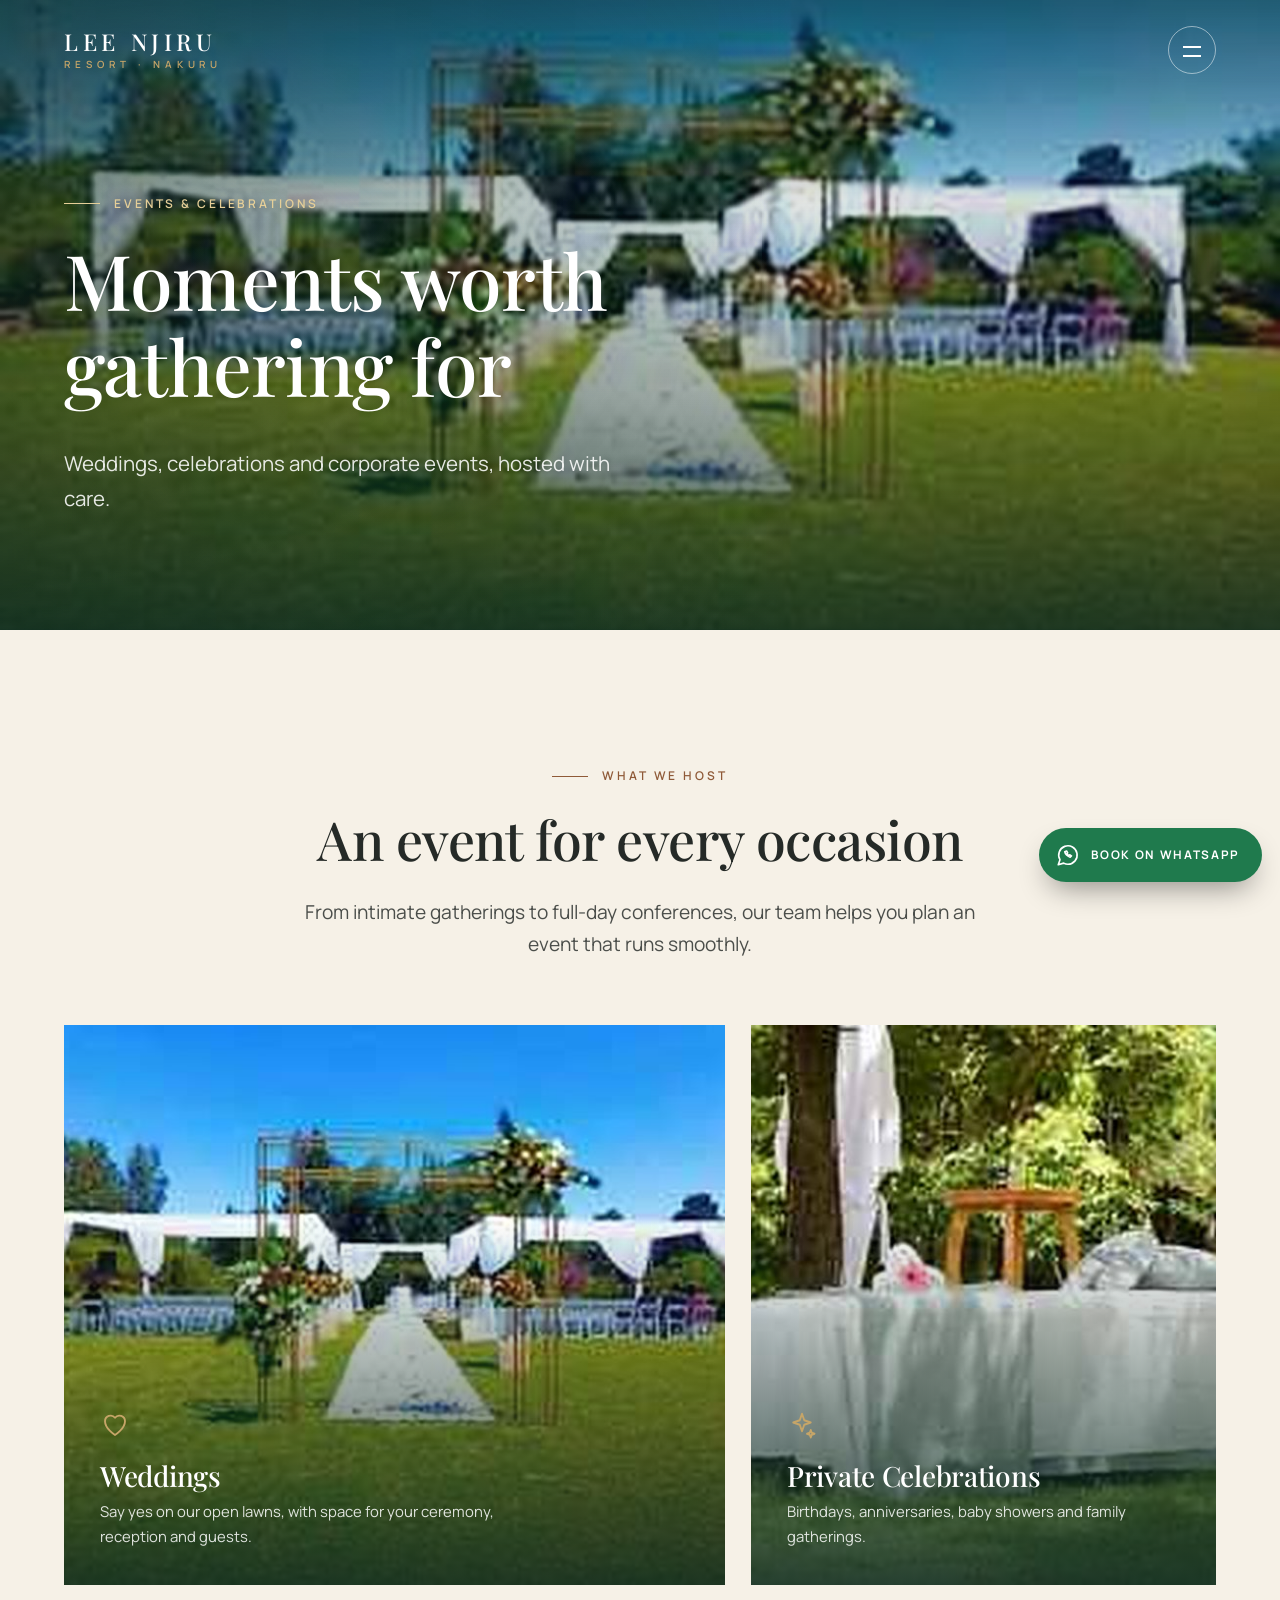
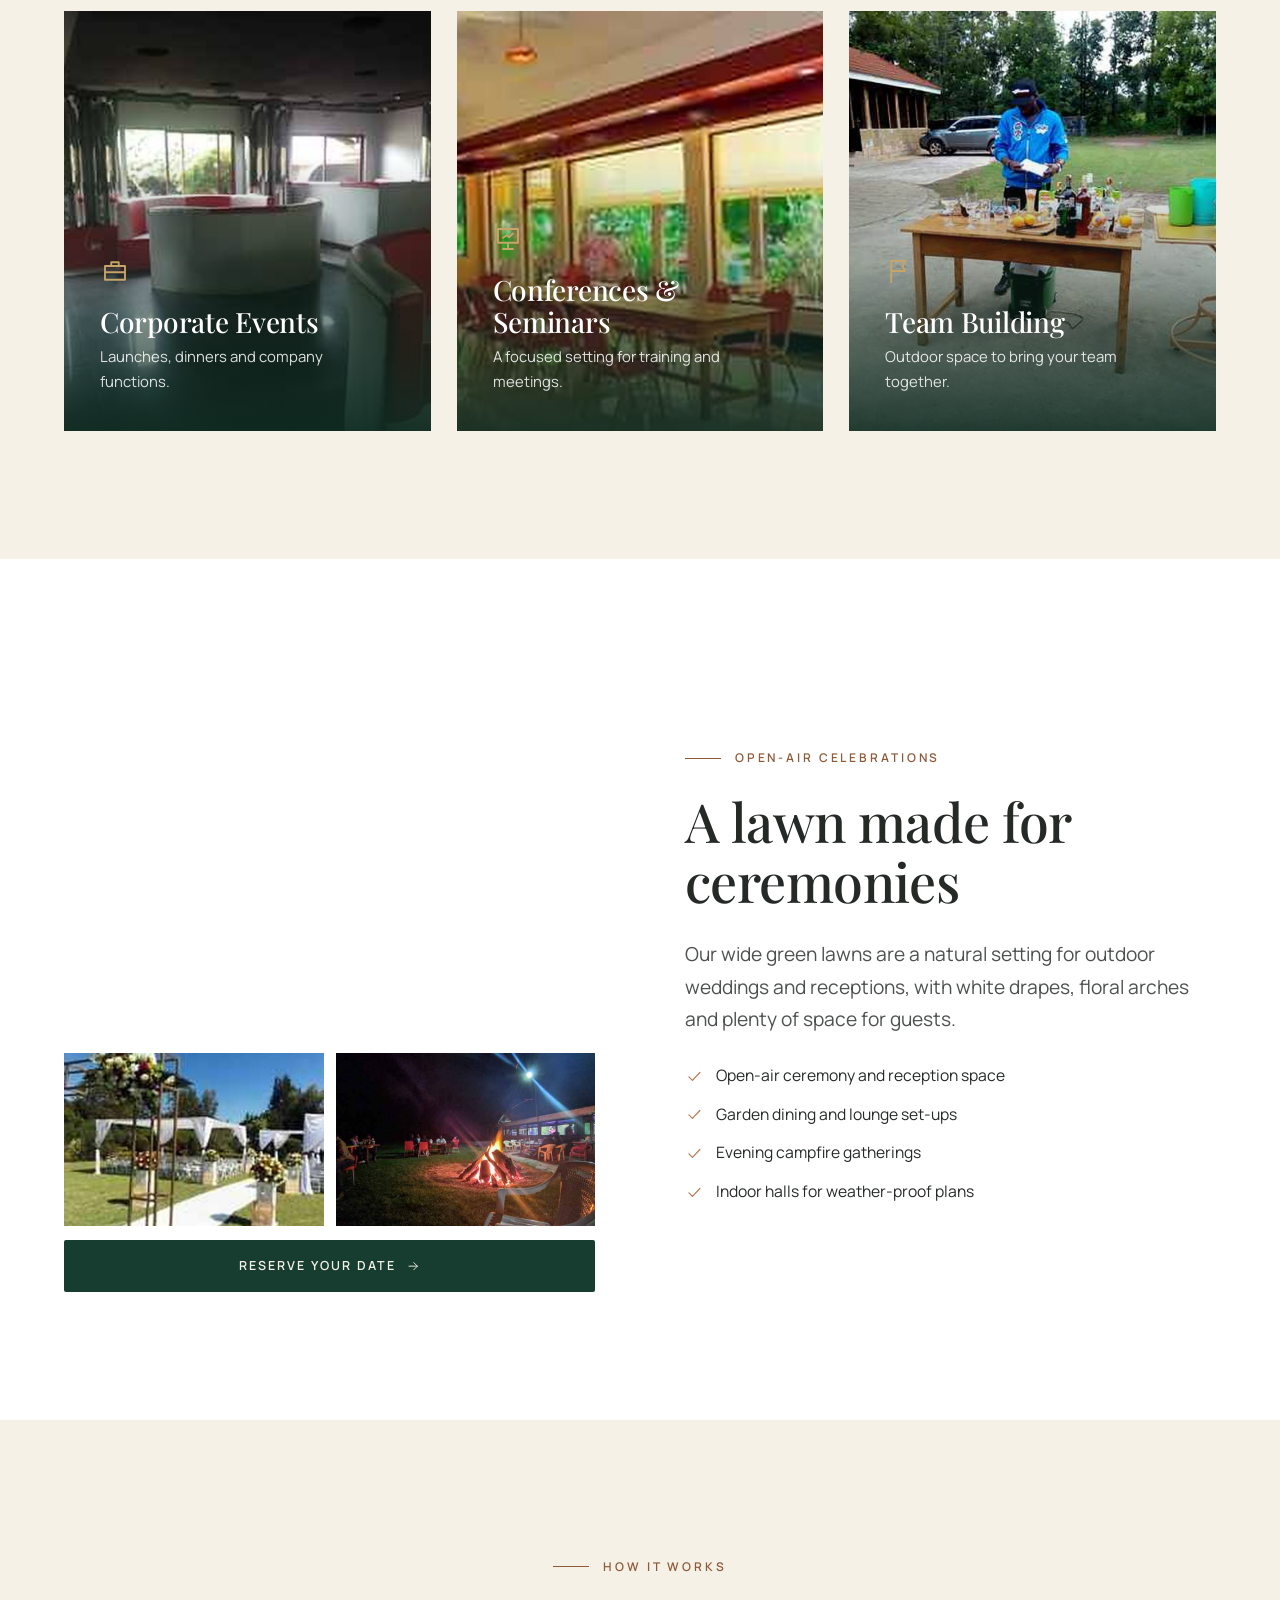
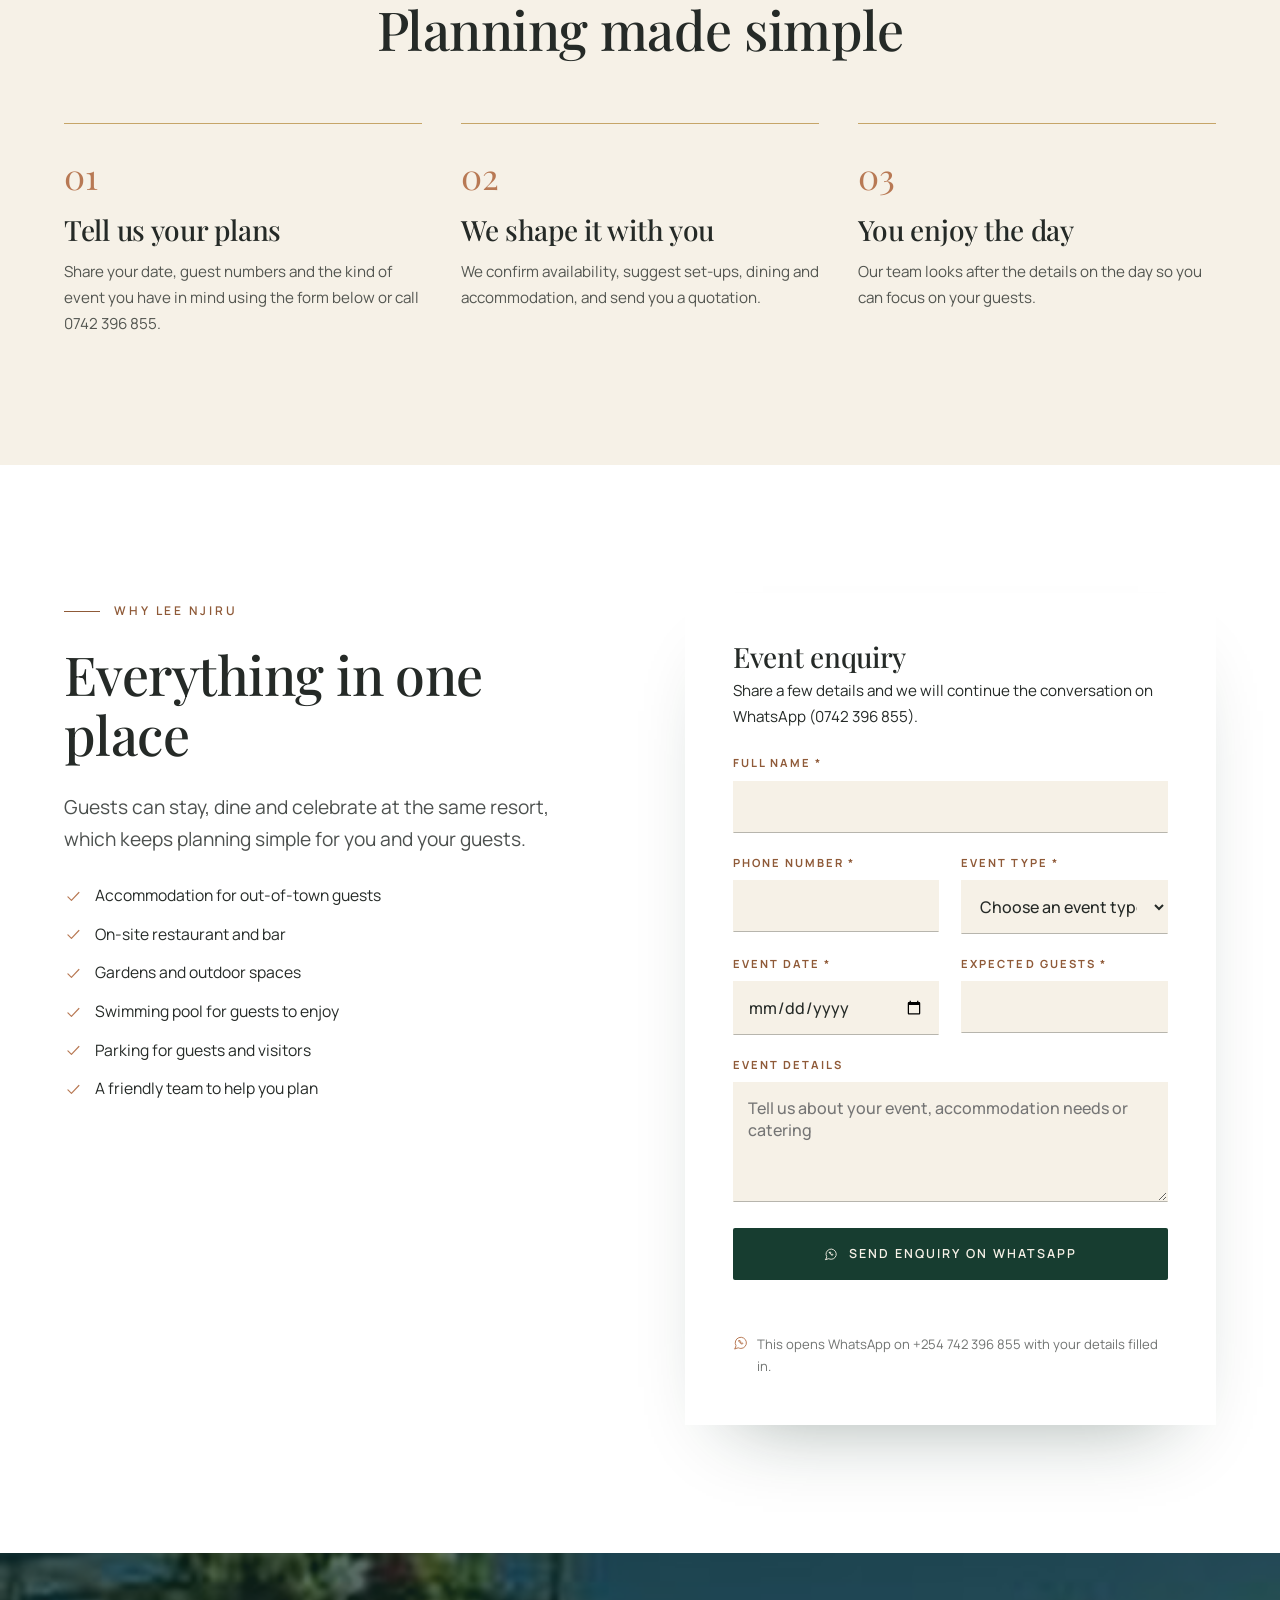
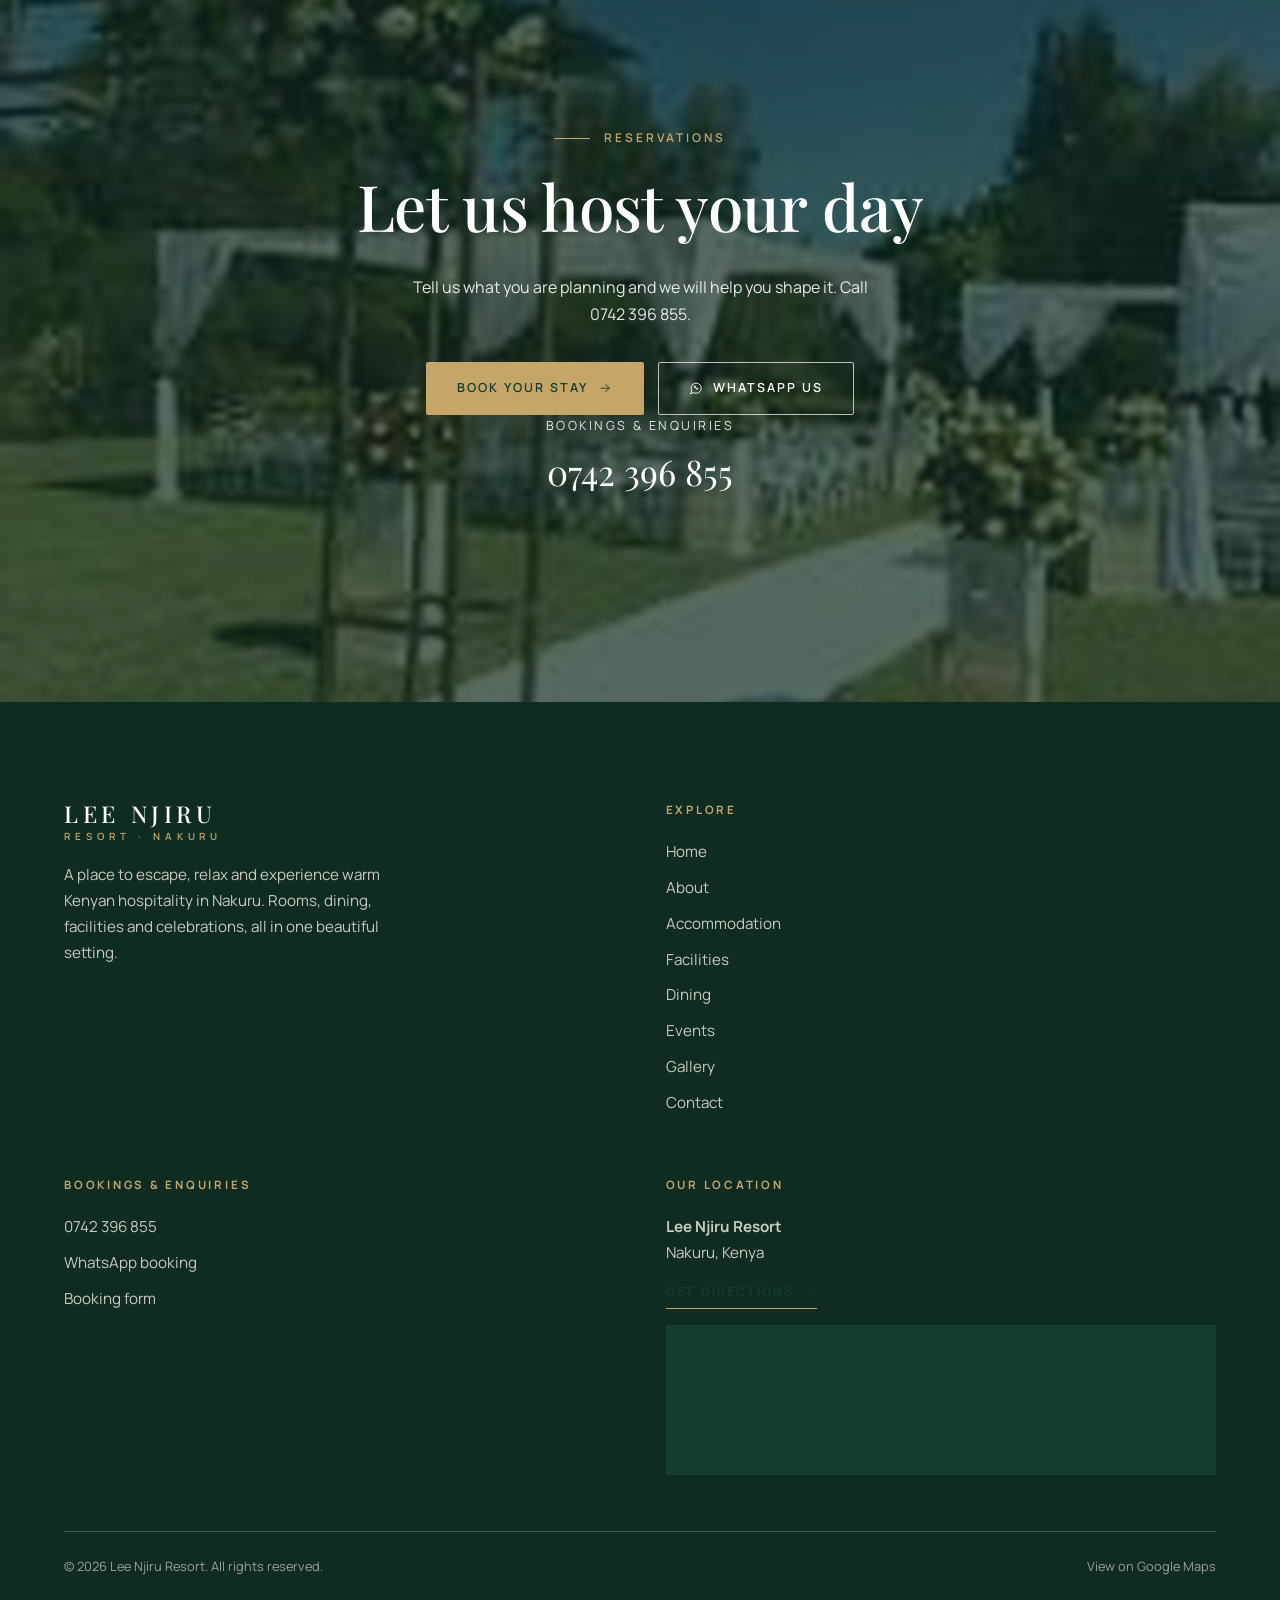
<file: events.html>
<!doctype html>
<html lang="en">
<head>
<meta charset="utf-8">
<meta name="viewport" content="width=device-width,initial-scale=1">
<title>Events & Celebrations | Lee Njiru Resort, Nakuru</title>
<meta name="description" content="Host weddings, private celebrations, corporate events, conferences and team building at Lee Njiru Resort in Nakuru, Kenya. Send your event enquiry on WhatsApp or call 0742 396 855.">
<meta name="theme-color" content="#173D30">
<meta property="og:type" content="website">
<meta property="og:title" content="Events &amp; Celebrations | Lee Njiru Resort, Nakuru">
<meta property="og:description" content="Host weddings, private celebrations, corporate events, conferences and team building at Lee Njiru Resort in Nakuru, Kenya. Send your event enquiry on WhatsApp or call 0742 396 855.">
<meta property="og:image" content="images/p-38.jpg">
<link rel="preconnect" href="https://fonts.googleapis.com">
<link rel="preconnect" href="https://fonts.gstatic.com" crossorigin>
<link href="https://fonts.googleapis.com/css2?family=Manrope:wght@400;500;600;700&family=Playfair+Display:ital,wght@0,400;0,500;0,600;1,400;1,500&display=swap" rel="stylesheet">
<link rel="stylesheet" href="css/styles.css">
<script>document.documentElement.classList.add("js")</script>
<script type="application/ld+json">{"@context":"https://schema.org","@type":"Resort","name":"Lee Njiru Resort","telephone":"+254742396855","address":{"@type":"PostalAddress","addressLocality":"Nakuru","addressCountry":"KE"},"geo":{"@type":"GeoCoordinates","latitude":-0.2646265,"longitude":35.9836623},"hasMap":"https://www.google.com/maps/place/LEE+NJIRU+RESORT/@-0.2646211,35.9810874,17z/data=!3m1!4b1!4m9!3m8!1s0x18298b4fbb07cc4b:0x8979e13f4bb16f9f!5m2!4m1!1i2!8m2!3d-0.2646265!4d35.9836623!16s%2Fg%2F11j031xl7w","description":"Resort accommodation, dining, facilities and event venues in Nakuru, Kenya."}</script>
</head>
<body>
<svg xmlns="http://www.w3.org/2000/svg" width="0" height="0" style="position:absolute" aria-hidden="true" focusable="false"><symbol id="i-arrow" viewBox="0 0 24 24" fill="none" stroke="currentColor" stroke-width="1.5" stroke-linecap="round" stroke-linejoin="round"><path d="M5 12h14M13 6l6 6-6 6"/></symbol><symbol id="i-pin" viewBox="0 0 24 24" fill="none" stroke="currentColor" stroke-width="1.5" stroke-linecap="round" stroke-linejoin="round"><path d="M12 21s-7-6.2-7-11a7 7 0 0114 0c0 4.8-7 11-7 11z"/><circle cx="12" cy="10" r="2.5"/></symbol><symbol id="i-phone" viewBox="0 0 24 24" fill="none" stroke="currentColor" stroke-width="1.5" stroke-linecap="round" stroke-linejoin="round"><path d="M5 4h4l2 5-2.5 1.5a11 11 0 005 5L15 13l5 2v4a2 2 0 01-2 2A16 16 0 013 6a2 2 0 012-2z"/></symbol><symbol id="i-wa" viewBox="0 0 24 24" fill="none" stroke="currentColor" stroke-width="1.5" stroke-linecap="round" stroke-linejoin="round"><path d="M3 21l1.6-4.7A8.5 8.5 0 1112 20.5a8.4 8.4 0 01-4-1L3 21z"/><path d="M9 9c.5 2 2.5 4 5 5l1.2-1.2-1.7-1-.8.7a4 4 0 01-1.7-1.7l.7-.8-1-1.7L9 9z"/></symbol><symbol id="i-pool" viewBox="0 0 24 24" fill="none" stroke="currentColor" stroke-width="1.5" stroke-linecap="round" stroke-linejoin="round"><path d="M3 19c1.5 0 1.5 1 3 1s1.5-1 3-1 1.5 1 3 1 1.5-1 3-1 1.5 1 3 1 1.5-1 3-1M8 15V6a2 2 0 014 0M15 15V6a2 2 0 014 0M8 10h7"/></symbol><symbol id="i-leaf" viewBox="0 0 24 24" fill="none" stroke="currentColor" stroke-width="1.5" stroke-linecap="round" stroke-linejoin="round"><path d="M5 19c0-9 5-14 15-14 0 10-5 15-14 15M5 19l9-9"/></symbol><symbol id="i-flame" viewBox="0 0 24 24" fill="none" stroke="currentColor" stroke-width="1.5" stroke-linecap="round" stroke-linejoin="round"><path d="M12 3c1 4 5 5 5 10a5 5 0 01-10 0c0-2 1-3 2-4 .3 1.5 1 2 2 2 0-3-1-5 1-8z"/></symbol><symbol id="i-car" viewBox="0 0 24 24" fill="none" stroke="currentColor" stroke-width="1.5" stroke-linecap="round" stroke-linejoin="round"><path d="M4 16v-4l2-5h12l2 5v4M4 16h16M4 16v2M20 16v2M7.5 13h.01M16.5 13h.01"/></symbol><symbol id="i-bed" viewBox="0 0 24 24" fill="none" stroke="currentColor" stroke-width="1.5" stroke-linecap="round" stroke-linejoin="round"><path d="M3 19V5M3 15h18v4M21 15v-3a3 3 0 00-3-3h-8v6M6.5 12h.01"/></symbol><symbol id="i-users" viewBox="0 0 24 24" fill="none" stroke="currentColor" stroke-width="1.5" stroke-linecap="round" stroke-linejoin="round"><path d="M16 20v-1.5a3.5 3.5 0 00-3.5-3.5h-5A3.5 3.5 0 004 18.5V20M10 11a3.5 3.5 0 100-7 3.5 3.5 0 000 7zM20 20v-1.5a3.5 3.5 0 00-2.5-3.3M15.5 4.2a3.5 3.5 0 010 6.6"/></symbol><symbol id="i-star" viewBox="0 0 24 24" fill="none" stroke="currentColor" stroke-width="1.5" stroke-linecap="round" stroke-linejoin="round"><path d="M12 3l2.7 5.6 6.1.9-4.4 4.3 1 6.1L12 17l-5.4 2.9 1-6.1L3.2 9.5l6.1-.9z"/></symbol><symbol id="i-check" viewBox="0 0 24 24" fill="none" stroke="currentColor" stroke-width="1.5" stroke-linecap="round" stroke-linejoin="round"><path d="M5 12.5l4.5 4.5L19 7"/></symbol><symbol id="i-close" viewBox="0 0 24 24" fill="none" stroke="currentColor" stroke-width="1.5" stroke-linecap="round" stroke-linejoin="round"><path d="M6 6l12 12M18 6L6 18"/></symbol><symbol id="i-utensils" viewBox="0 0 24 24" fill="none" stroke="currentColor" stroke-width="1.5" stroke-linecap="round" stroke-linejoin="round"><path d="M7 3v8M5 3v5a2 2 0 004 0V3M7 11v10M17 21V3c-2.5 1.5-3.5 4-3.5 8H17"/></symbol><symbol id="i-wine" viewBox="0 0 24 24" fill="none" stroke="currentColor" stroke-width="1.5" stroke-linecap="round" stroke-linejoin="round"><path d="M8 3h8l-.5 6a3.5 3.5 0 01-7 0L8 3zM12 12.5V20M8.5 20h7"/></symbol><symbol id="i-coffee" viewBox="0 0 24 24" fill="none" stroke="currentColor" stroke-width="1.5" stroke-linecap="round" stroke-linejoin="round"><path d="M4 9h13v5a5 5 0 01-5 5H9a5 5 0 01-5-5V9zM17 10h1.5a2.5 2.5 0 010 5H17M8 3v2M12 3v2"/></symbol><symbol id="i-heart" viewBox="0 0 24 24" fill="none" stroke="currentColor" stroke-width="1.5" stroke-linecap="round" stroke-linejoin="round"><path d="M12 20s-8-5-8-11a4.5 4.5 0 018-2.8A4.5 4.5 0 0120 9c0 6-8 11-8 11z"/></symbol><symbol id="i-sparkle" viewBox="0 0 24 24" fill="none" stroke="currentColor" stroke-width="1.5" stroke-linecap="round" stroke-linejoin="round"><path d="M12 3l1.8 5.2L19 10l-5.2 1.8L12 17l-1.8-5.2L5 10l5.2-1.8zM19 16l.8 2.2L22 19l-2.2.8L19 22l-.8-2.2L16 19l2.2-.8z"/></symbol><symbol id="i-briefcase" viewBox="0 0 24 24" fill="none" stroke="currentColor" stroke-width="1.5" stroke-linecap="round" stroke-linejoin="round"><path d="M4 8h16v11H4zM9 8V5h6v3M4 13h16"/></symbol><symbol id="i-present" viewBox="0 0 24 24" fill="none" stroke="currentColor" stroke-width="1.5" stroke-linecap="round" stroke-linejoin="round"><path d="M4 4h16v11H4zM12 15v5M8 20h8M8 11l3-2 2 1.5 3-3"/></symbol><symbol id="i-flag" viewBox="0 0 24 24" fill="none" stroke="currentColor" stroke-width="1.5" stroke-linecap="round" stroke-linejoin="round"><path d="M5 21V4M5 4h11l-2 4 2 4H5"/></symbol><symbol id="i-clock" viewBox="0 0 24 24" fill="none" stroke="currentColor" stroke-width="1.5" stroke-linecap="round" stroke-linejoin="round"><circle cx="12" cy="12" r="9"/><path d="M12 7v5l3 2"/></symbol><symbol id="i-sun" viewBox="0 0 24 24" fill="none" stroke="currentColor" stroke-width="1.5" stroke-linecap="round" stroke-linejoin="round"><circle cx="12" cy="12" r="4"/><path d="M12 2v2M12 20v2M2 12h2M20 12h2M5 5l1.5 1.5M17.5 17.5L19 19M19 5l-1.5 1.5M6.5 17.5L5 19"/></symbol><symbol id="i-tv" viewBox="0 0 24 24" fill="none" stroke="currentColor" stroke-width="1.5" stroke-linecap="round" stroke-linejoin="round"><path d="M3 5h18v12H3zM8 21h8M12 17v4"/></symbol><symbol id="i-home" viewBox="0 0 24 24" fill="none" stroke="currentColor" stroke-width="1.5" stroke-linecap="round" stroke-linejoin="round"><path d="M4 11l8-7 8 7M6 10v10h12V10M10 20v-5h4v5"/></symbol><symbol id="i-music" viewBox="0 0 24 24" fill="none" stroke="currentColor" stroke-width="1.5" stroke-linecap="round" stroke-linejoin="round"><path d="M9 18V6l11-2v12M9 18a3 3 0 11-6 0 3 3 0 016 0zM20 16a3 3 0 11-6 0 3 3 0 016 0z"/></symbol><symbol id="i-compass" viewBox="0 0 24 24" fill="none" stroke="currentColor" stroke-width="1.5" stroke-linecap="round" stroke-linejoin="round"><circle cx="12" cy="12" r="9"/><path d="M15.5 8.5l-2 5-5 2 2-5z"/></symbol></svg>
<a class="skip" href="#main">Skip to content</a>
<header class="site-header">
<a class="brand" href="index.html" aria-label="Lee Njiru Resort, home"><b>LEE NJIRU</b><span>Resort &middot; Nakuru</span></a>
<div class="header-right">
<nav class="nav" id="nav" aria-label="Main"><ul><li style="--i:0"><a href="index.html">Home</a></li><li style="--i:1"><a href="about.html">About</a></li><li style="--i:2"><a href="accommodation.html">Accommodation</a></li><li style="--i:3"><a href="facilities.html">Facilities</a></li><li style="--i:4"><a href="dining.html">Dining</a></li><li style="--i:5"><a href="events.html" aria-current="page">Events</a></li><li style="--i:6"><a href="gallery.html">Gallery</a></li><li style="--i:7"><a href="contact.html">Contact</a></li><li class="nav-book" style="--i:8"><a href="contact.html#booking">Book Now</a></li></ul></nav>
<a class="btn btn-gold btn-sm header-cta" href="contact.html#booking">Book Now</a>
<button class="toggle" type="button" aria-expanded="false" aria-controls="nav" aria-label="Open menu"><i></i><i></i></button>
</div>
</header>
<main id="main">
<section class="page-hero"><div class="hero-bg media"><img src="images/p-47.jpg" alt="Wedding ceremony on the lawn" width="855" height="570" fetchpriority="high" decoding="async"></div><div class="hero-in"><div class="inner"><span class="eyebrow">Events &amp; Celebrations</span><h1>Moments worth gathering for</h1><p class="sub">Weddings, celebrations and corporate events, hosted with care.</p></div></div></section>

<section class="section">
<div class="container">
<div class="sec-head center reveal"><span class="eyebrow">What We Host</span><h2>An event for every occasion</h2><p class="lead">From intimate gatherings to full-day conferences, our team helps you plan an event that runs smoothly.</p></div>
<div class="block">
<div class="tile tall c7 reveal"><div class="media"><img src="images/p-47.jpg" alt="Wedding ceremony on the lawn" width="855" height="570" loading="lazy" decoding="async"></div><div class="tile-in"><svg class="ico" aria-hidden="true"><use href="#i-heart"/></svg><h3>Weddings</h3><p>Say yes on our open lawns, with space for your ceremony, reception and guests.</p></div></div>
<div class="tile tall c5 reveal" data-d=".12"><div class="media"><img src="images/p-39.jpg" alt="Garden dining set up" width="855" height="570" loading="lazy" decoding="async"></div><div class="tile-in"><svg class="ico" aria-hidden="true"><use href="#i-sparkle"/></svg><h3>Private Celebrations</h3><p>Birthdays, anniversaries, baby showers and family gatherings.</p></div></div>
<div class="tile c4 reveal"><div class="media"><img src="images/p-22.jpg" alt="Lounge hall" width="1182" height="885" loading="lazy" decoding="async"></div><div class="tile-in"><svg class="ico" aria-hidden="true"><use href="#i-briefcase"/></svg><h3>Corporate Events</h3><p>Launches, dinners and company functions.</p></div></div>
<div class="tile c4 reveal" data-d=".12"><div class="media"><img src="images/p-27.jpg" alt="Dining hall with garden views" width="855" height="570" loading="lazy" decoding="async"></div><div class="tile-in"><svg class="ico" aria-hidden="true"><use href="#i-present"/></svg><h3>Conferences &amp; Seminars</h3><p>A focused setting for training and meetings.</p></div></div>
<div class="tile c4 reveal" data-d=".24"><div class="media"><img src="images/p-02.jpg" alt="Outdoor refreshments set up on the lawn" width="1400" height="1050" loading="lazy" decoding="async"></div><div class="tile-in"><svg class="ico" aria-hidden="true"><use href="#i-flag"/></svg><h3>Team Building</h3><p>Outdoor space to bring your team together.</p></div></div>
</div>
</div>
</section>

<section class="section bg-white">
<div class="container split">
<div>
<div class="media wide-img reveal-img"><img src="images/p-04.jpg" alt="Wedding set up on the lawn" width="1920" height="865" loading="lazy" decoding="async"></div>
<div class="thumbs reveal"><div class="media zoom"><img src="images/p-29.jpg" alt="Wedding arch and flowers" width="606" height="807" loading="lazy" decoding="async"></div><div class="media zoom"><img src="images/p-49.jpg" alt="Campfire evening" width="1920" height="1081" loading="lazy" decoding="async"></div></div>
<a class="btn btn-forest btn-block" href="#enquiry">Reserve Your Date <svg class="ico" aria-hidden="true"><use href="#i-arrow"/></svg></a>
</div>
<div class="reveal">
<span class="eyebrow">Open-Air Celebrations</span>
<h2>A lawn made for ceremonies</h2>
<p class="lead">Our wide green lawns are a natural setting for outdoor weddings and receptions, with white drapes, floral arches and plenty of space for guests.</p>
<ul class="feature-list"><li><svg class="ico" aria-hidden="true"><use href="#i-check"/></svg> Open-air ceremony and reception space</li><li><svg class="ico" aria-hidden="true"><use href="#i-check"/></svg> Garden dining and lounge set-ups</li><li><svg class="ico" aria-hidden="true"><use href="#i-check"/></svg> Evening campfire gatherings</li><li><svg class="ico" aria-hidden="true"><use href="#i-check"/></svg> Indoor halls for weather-proof plans</li></ul>
</div>
</div>
</section>

<section class="section">
<div class="container">
<div class="sec-head center reveal"><span class="eyebrow">How It Works</span><h2>Planning made simple</h2></div>
<div class="steps">
<div class="step reveal"><h3>Tell us your plans</h3><p>Share your date, guest numbers and the kind of event you have in mind using the form below or call 0742 396 855.</p></div>
<div class="step reveal" data-d=".12"><h3>We shape it with you</h3><p>We confirm availability, suggest set-ups, dining and accommodation, and send you a quotation.</p></div>
<div class="step reveal" data-d=".24"><h3>You enjoy the day</h3><p>Our team looks after the details on the day so you can focus on your guests.</p></div>
</div>
</div>
</section>

<section class="section bg-white">
<div class="container split top">
<div class="reveal">
<span class="eyebrow">Why Lee Njiru</span>
<h2>Everything in one place</h2>
<p class="lead">Guests can stay, dine and celebrate at the same resort, which keeps planning simple for you and your guests.</p>
<ul class="feature-list"><li><svg class="ico" aria-hidden="true"><use href="#i-check"/></svg> Accommodation for out-of-town guests</li><li><svg class="ico" aria-hidden="true"><use href="#i-check"/></svg> On-site restaurant and bar</li><li><svg class="ico" aria-hidden="true"><use href="#i-check"/></svg> Gardens and outdoor spaces</li><li><svg class="ico" aria-hidden="true"><use href="#i-check"/></svg> Swimming pool for guests to enjoy</li><li><svg class="ico" aria-hidden="true"><use href="#i-check"/></svg> Parking for guests and visitors</li><li><svg class="ico" aria-hidden="true"><use href="#i-check"/></svg> A friendly team to help you plan</li></ul>
</div>
<form class="form-card reveal" id="enquiry" data-form="event" data-title="EVENT ENQUIRY" data-intro="Hello Lee Njiru Resort, I would like to discuss hosting an event. Please share availability and a quotation. Thank you." novalidate>
<h3>Event enquiry</h3>
<p style="margin:0;font-size:.95rem">Share a few details and we will continue the conversation on WhatsApp (0742 396 855).</p>
<div class="form-grid">
<div class="field full"><label for="e-name">Full name <span aria-hidden="true">*</span></label><input id="e-name" type="text" data-label="Full name" aria-describedby="e-name-err" name="name" autocomplete="name" data-req="Please enter your name." data-full><div class="err" id="e-name-err" role="alert"></div></div>
<div class="field"><label for="e-phone">Phone number <span aria-hidden="true">*</span></label><input id="e-phone" type="tel" data-label="Phone number" aria-describedby="e-phone-err" name="phone" autocomplete="tel" inputmode="tel" data-type="phone" data-req="Please enter your phone number so we can reply."><div class="err" id="e-phone-err" role="alert"></div></div>
<div class="field"><label for="e-type">Event type <span aria-hidden="true">*</span></label><select id="e-type" data-label="Event type" aria-describedby="e-type-err" name="type" data-req="Please choose an event type."><option value="">Choose an event type</option><option value="Wedding">Wedding</option><option value="Private celebration">Private celebration</option><option value="Corporate event">Corporate event</option><option value="Conference or seminar">Conference or seminar</option><option value="Team building">Team building</option><option value="Other">Other</option></select><div class="err" id="e-type-err" role="alert"></div></div>
<div class="field"><label for="e-date">Event date <span aria-hidden="true">*</span></label><input id="e-date" type="date" data-label="Event date" aria-describedby="e-date-err" name="date" data-req="Please choose your preferred date."><div class="err" id="e-date-err" role="alert"></div></div>
<div class="field"><label for="e-guests">Expected guests <span aria-hidden="true">*</span></label><input id="e-guests" type="number" data-label="Expected guests" aria-describedby="e-guests-err" name="guests" min="1" data-req="Please enter the expected number of guests."><div class="err" id="e-guests-err" role="alert"></div></div>
<div class="field full"><label for="e-notes">Event details</label><textarea id="e-notes" data-label="Event details" aria-describedby="e-notes-err" name="notes" rows="4" data-full placeholder="Tell us about your event, accommodation needs or catering"></textarea><div class="err" id="e-notes-err" role="alert"></div></div>
</div>
<div class="form-actions"><button class="btn btn-forest" type="submit"><svg class="ico" aria-hidden="true"><use href="#i-wa"/></svg> Send Enquiry on WhatsApp</button><p class="form-status" role="status" aria-live="polite"></p></div>
<p class="form-note"><svg class="ico" aria-hidden="true"><use href="#i-wa"/></svg><span>This opens WhatsApp on +254 742 396 855 with your details filled in.</span></p>
</form>
</div>
</section>

<section class="cta"><div class="media"><img src="images/p-29.jpg" alt="Wedding arch and flowers" width="606" height="807" loading="lazy" decoding="async"></div><div class="container reveal"><span class="eyebrow">Reservations</span><h2>Let us host your day</h2><p>Tell us what you are planning and we will help you shape it. Call 0742 396 855.</p><div class="btn-row"><a class="btn btn-gold" href="contact.html#booking">Book Your Stay <svg class="ico" aria-hidden="true"><use href="#i-arrow"/></svg></a><a class="btn btn-line-l" target="_blank" rel="noopener" href="https://wa.me/254742396855?text=Hello%20Lee%20Njiru%20Resort%2C%20I%20would%20like%20to%20make%20a%20booking%20enquiry."><svg class="ico" aria-hidden="true"><use href="#i-wa"/></svg> WhatsApp Us</a></div><p class="cta-call">Bookings &amp; enquiries<a href="tel:+254742396855">0742 396 855</a></p></div></section>

</main>
<footer class="footer">
<div class="container">
<div class="foot-grid">
<div><a class="brand" href="index.html"><b>LEE NJIRU</b><span>Resort &middot; Nakuru</span></a><p>A place to escape, relax and experience warm Kenyan hospitality in Nakuru. Rooms, dining, facilities and celebrations, all in one beautiful setting.</p></div>
<div><h4>Explore</h4><ul><li><a href="index.html">Home</a></li><li><a href="about.html">About</a></li><li><a href="accommodation.html">Accommodation</a></li><li><a href="facilities.html">Facilities</a></li><li><a href="dining.html">Dining</a></li><li><a href="events.html">Events</a></li><li><a href="gallery.html">Gallery</a></li><li><a href="contact.html">Contact</a></li></ul></div>
<div><h4>Bookings &amp; Enquiries</h4><ul><li><a href="tel:+254742396855">0742 396 855</a></li><li><a target="_blank" rel="noopener" href="https://wa.me/254742396855?text=Hello%20Lee%20Njiru%20Resort%2C%20I%20would%20like%20to%20make%20a%20booking%20enquiry.">WhatsApp booking</a></li><li><a href="contact.html#booking">Booking form</a></li></ul></div>
<div><h4>Our Location</h4><address><strong>Lee Njiru Resort</strong><br>Nakuru, Kenya</address>
<a class="link-arrow" target="_blank" rel="noopener" href="https://www.google.com/maps/dir/?api=1&destination=-0.2646265,35.9836623">Get directions <svg class="ico" aria-hidden="true"><use href="#i-arrow"/></svg></a>
<div class="foot-map"><iframe title="Map showing Lee Njiru Resort" loading="lazy" referrerpolicy="no-referrer-when-downgrade" src="https://www.google.com/maps?q=-0.2646265,35.9836623(Lee+Njiru+Resort)&amp;z=15&amp;output=embed"></iframe></div></div>
</div>
<div class="foot-bottom"><span>&copy; <span data-year>2026</span> Lee Njiru Resort. All rights reserved.</span><a target="_blank" rel="noopener" href="https://www.google.com/maps/place/LEE+NJIRU+RESORT/@-0.2646211,35.9810874,17z/data=!3m1!4b1!4m9!3m8!1s0x18298b4fbb07cc4b:0x8979e13f4bb16f9f!5m2!4m1!1i2!8m2!3d-0.2646265!4d35.9836623!16s%2Fg%2F11j031xl7w">View on Google Maps</a></div>
</div>
</footer>
<a class="wa-float" target="_blank" rel="noopener" href="https://wa.me/254742396855?text=Hello%20Lee%20Njiru%20Resort%2C%20I%20would%20like%20to%20make%20a%20booking%20enquiry." aria-label="Chat on WhatsApp"><svg class="ico" aria-hidden="true"><use href="#i-wa"/></svg><span>Book on WhatsApp</span></a>
<script src="js/main.js" defer></script>
</body>
</html>
</file>
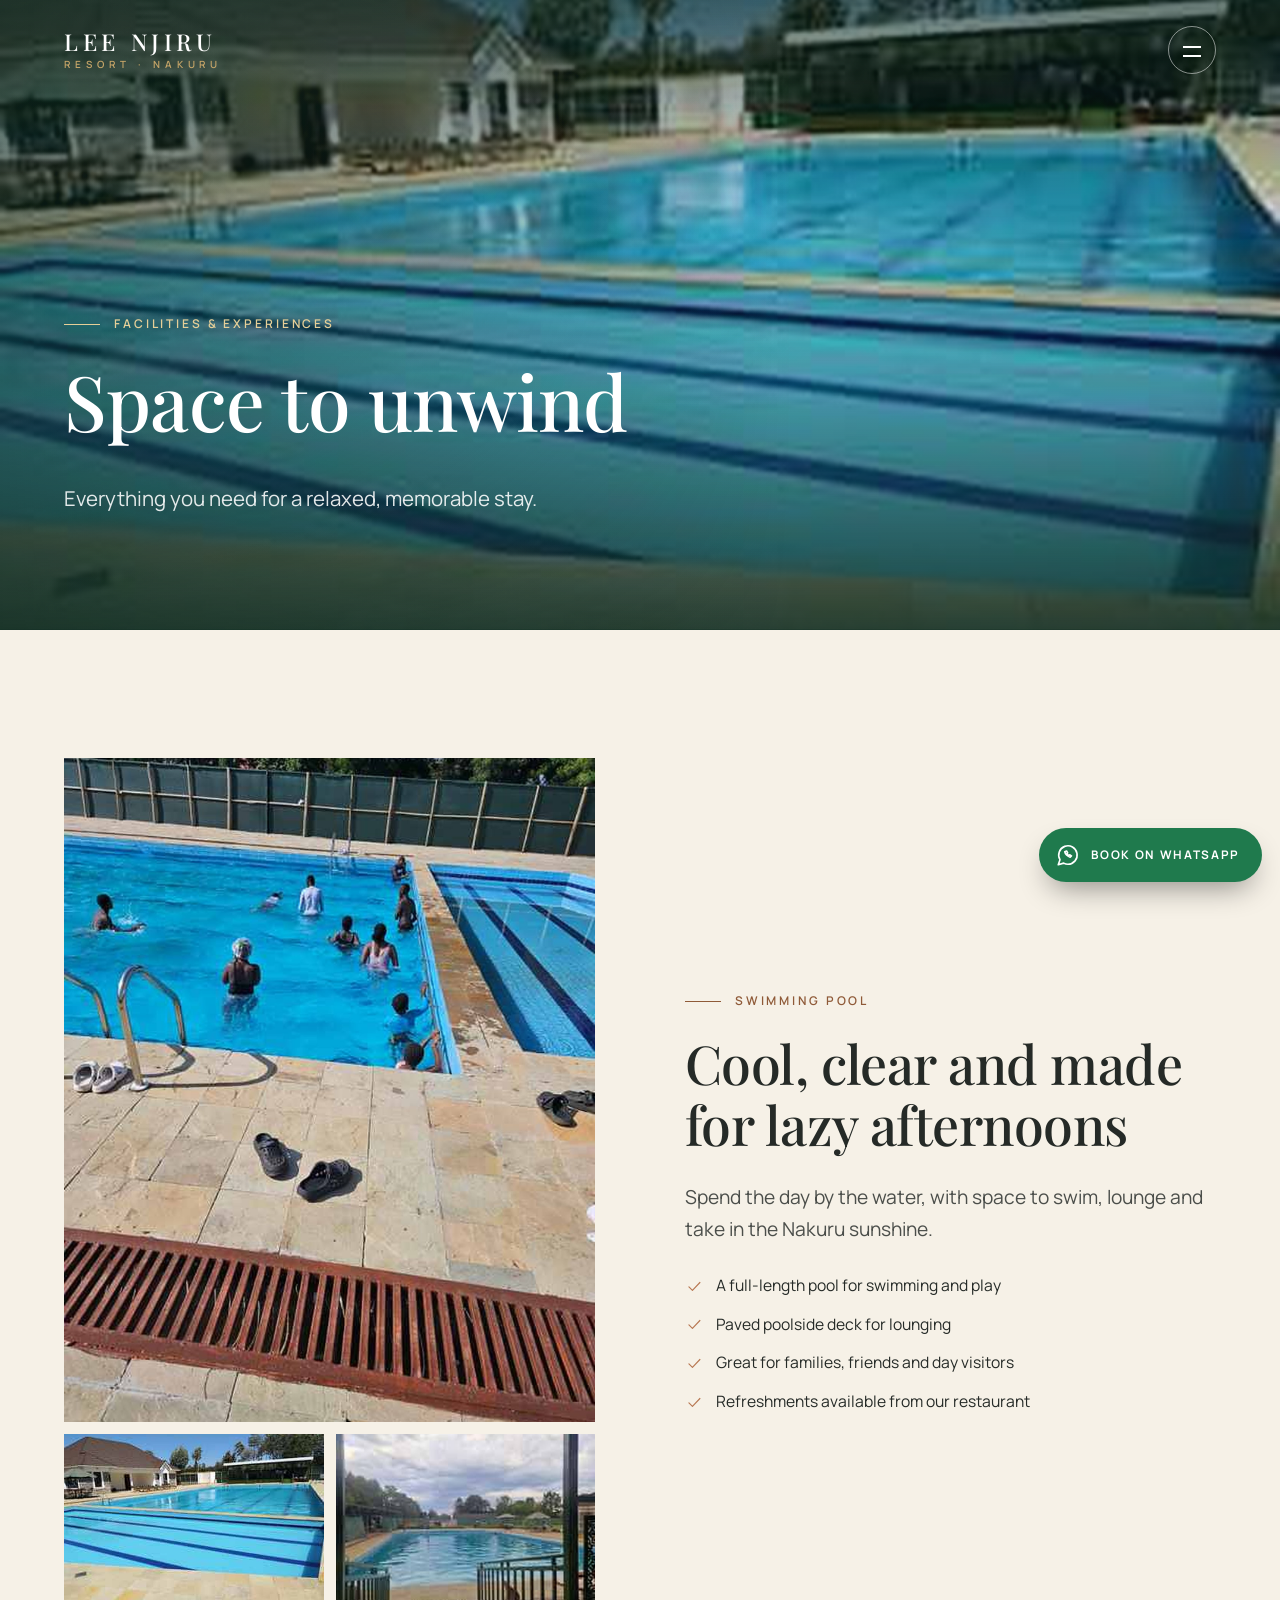
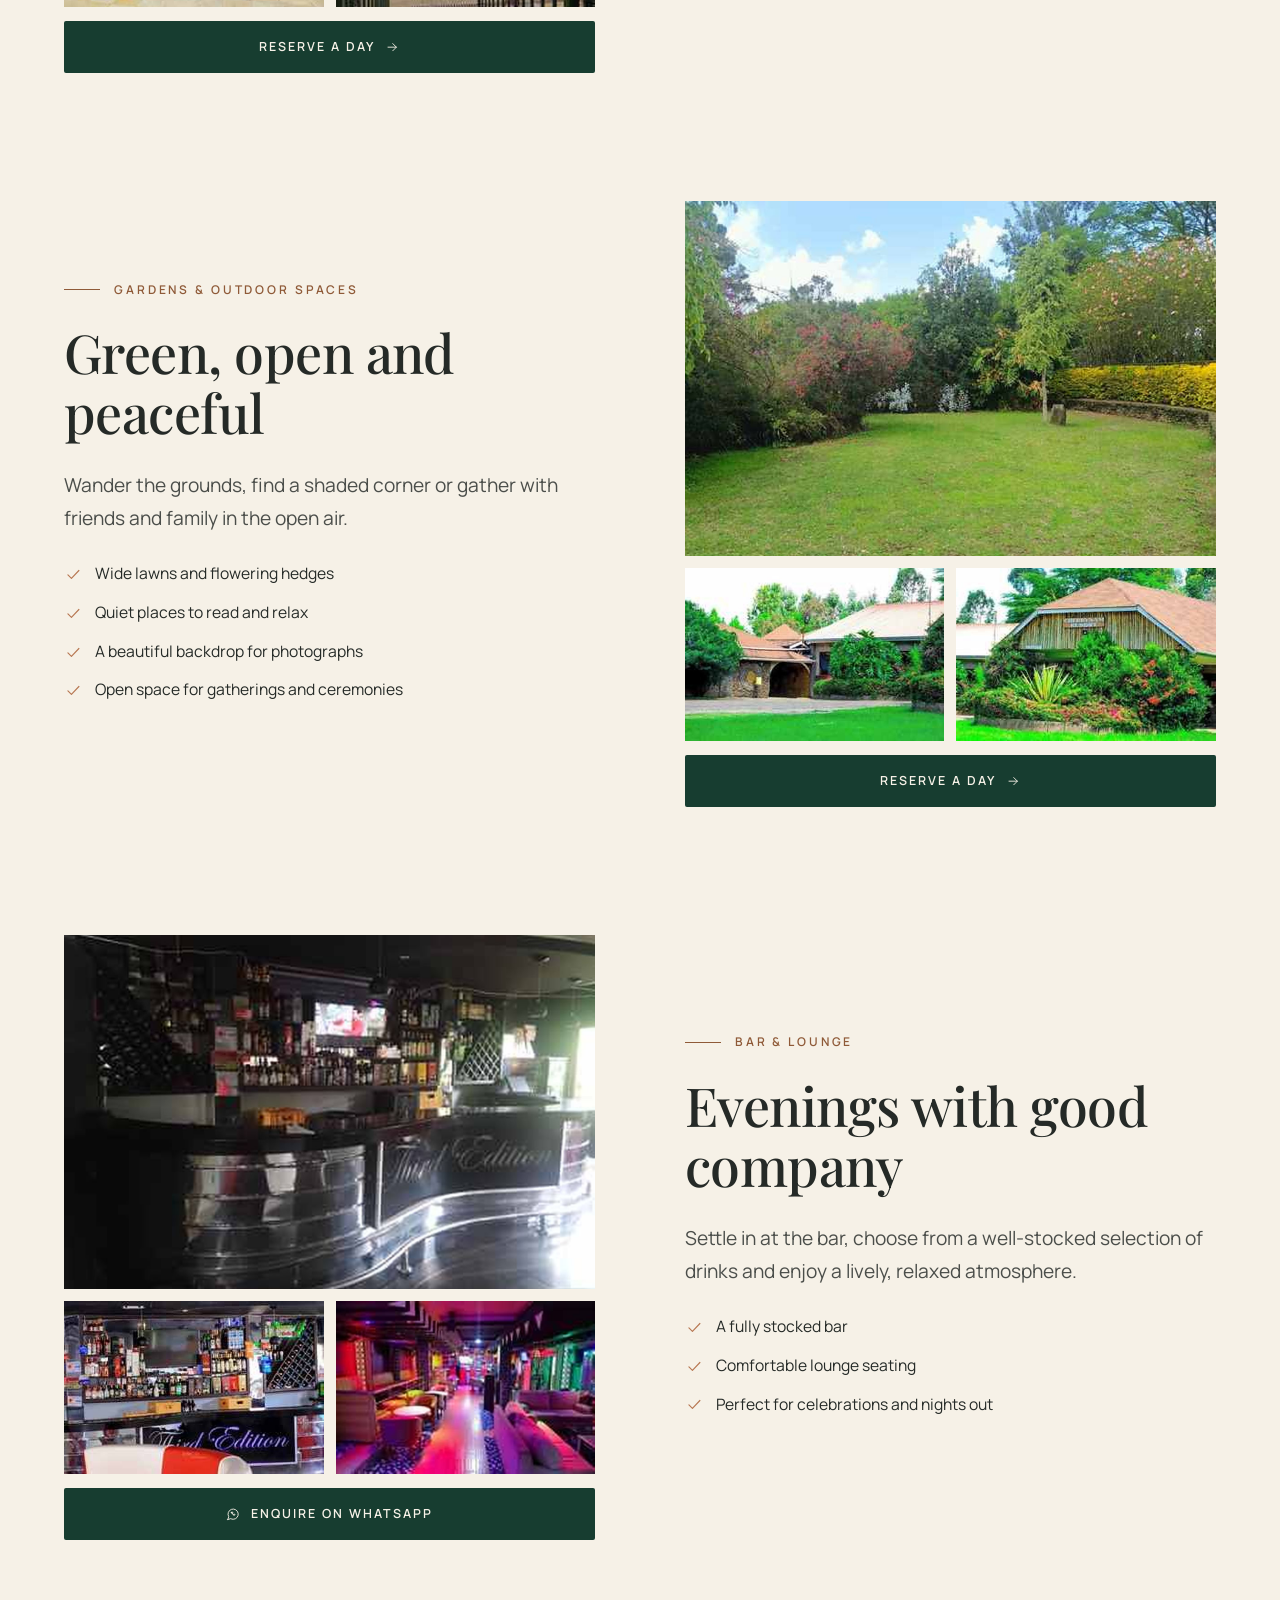
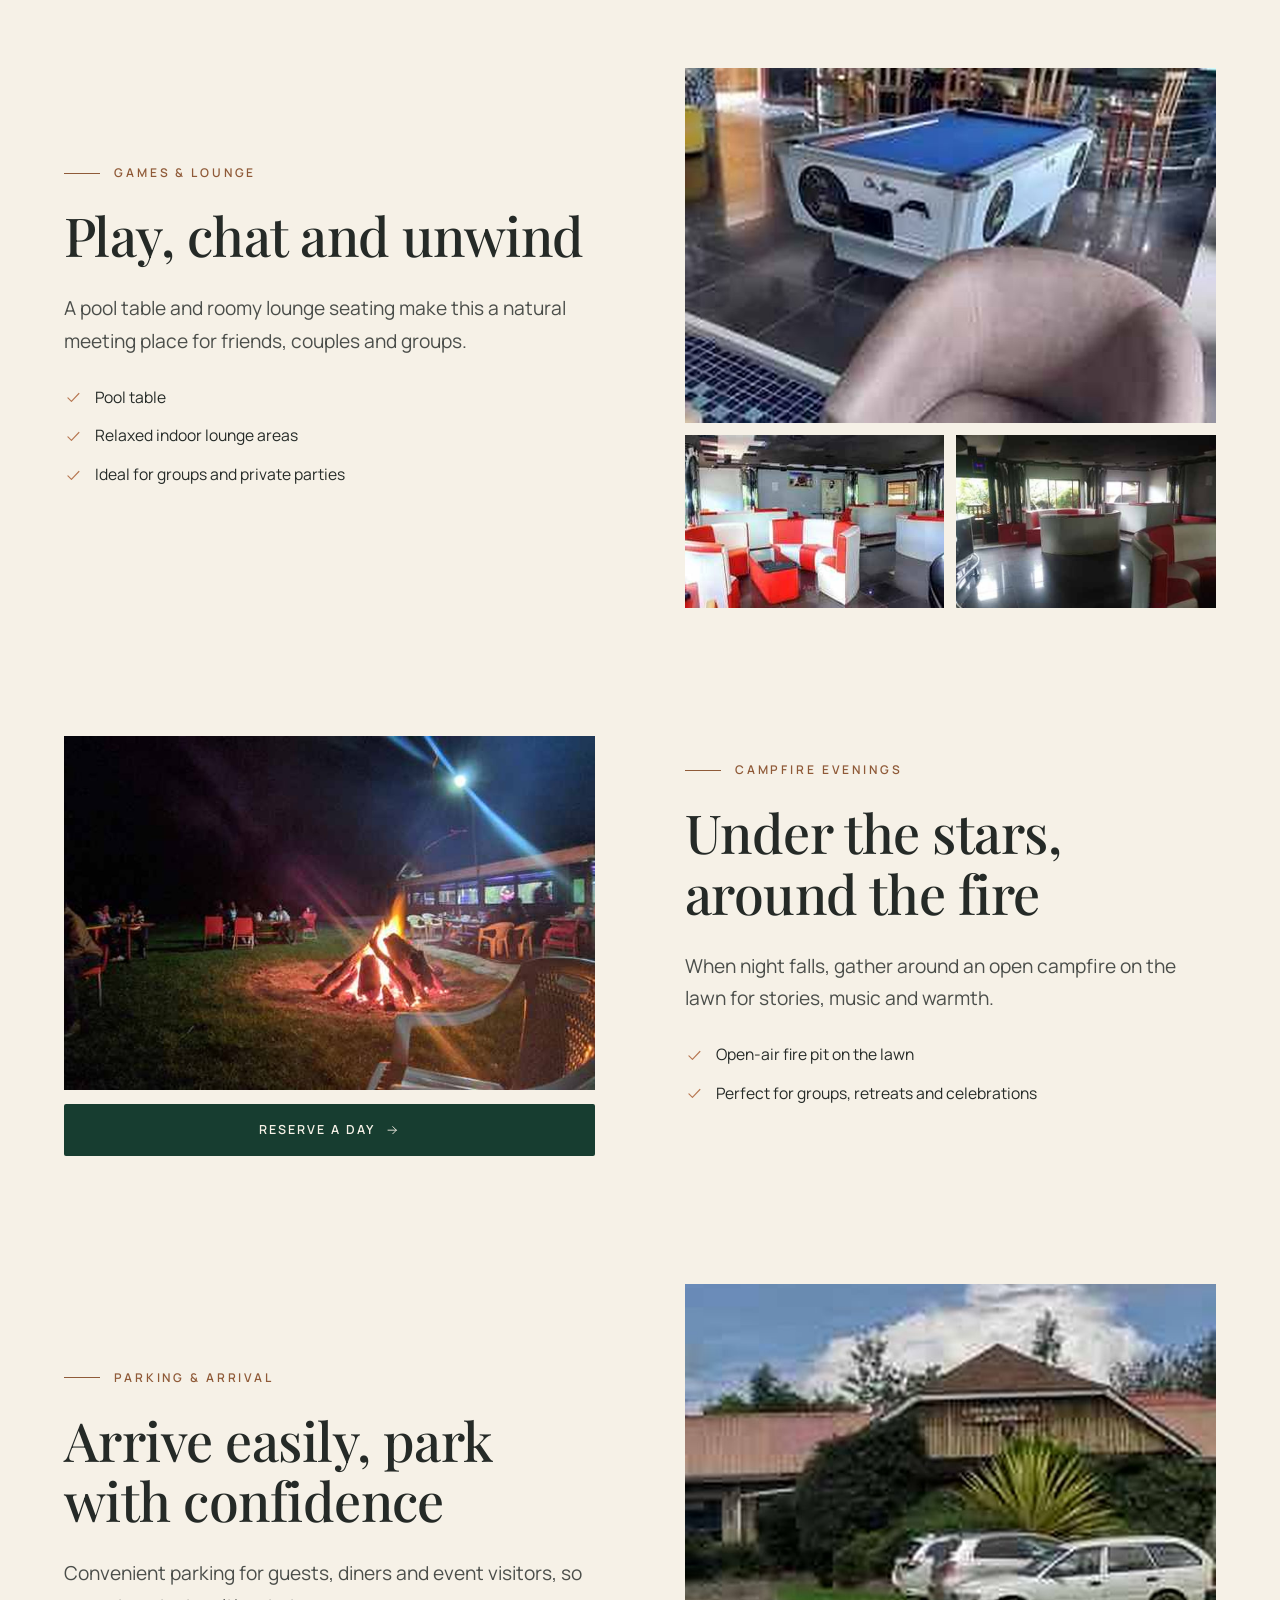
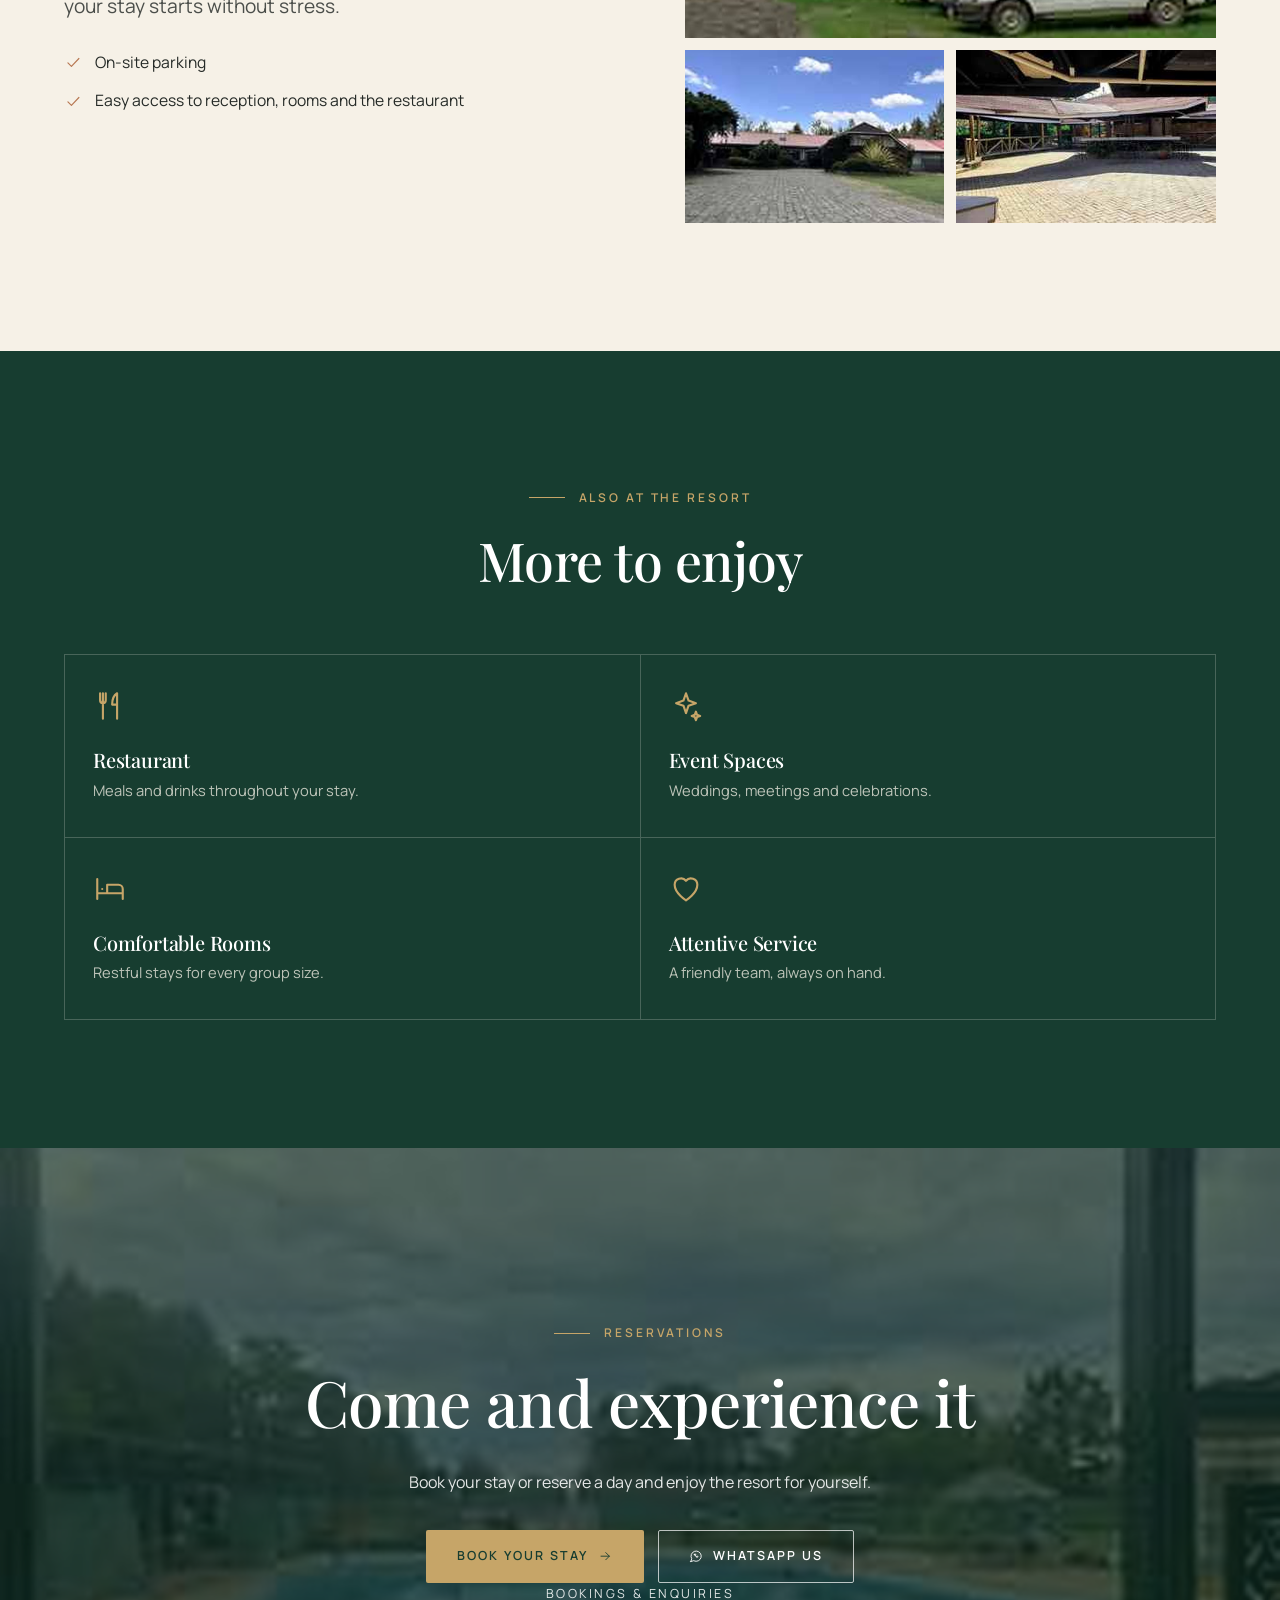
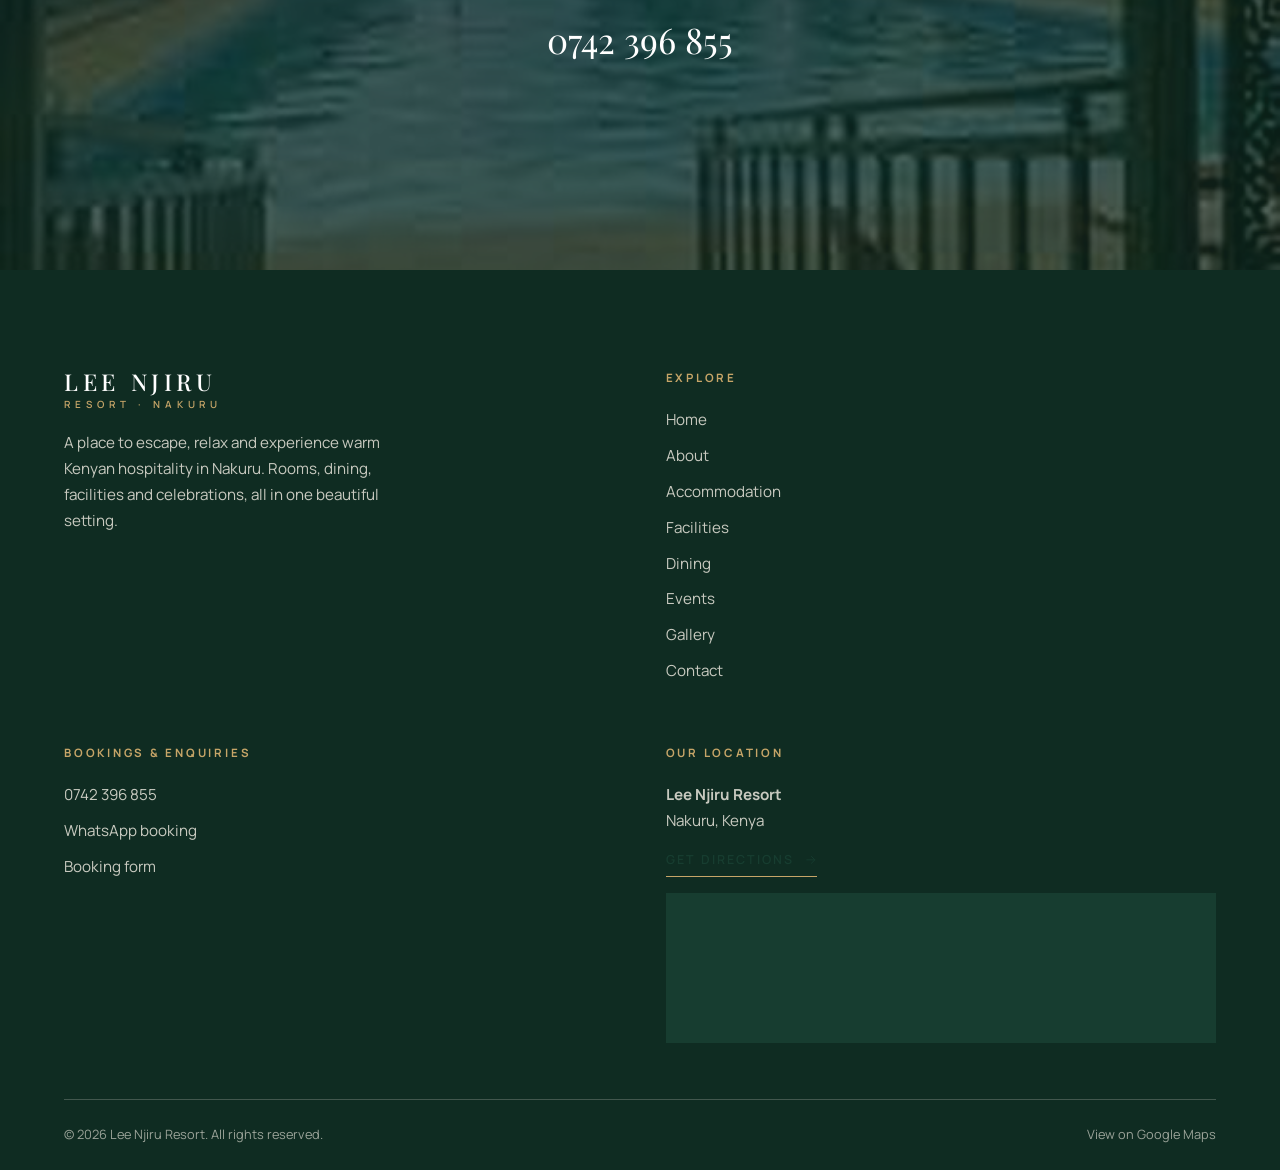
<file: facilities.html>
<!doctype html>
<html lang="en">
<head>
<meta charset="utf-8">
<meta name="viewport" content="width=device-width,initial-scale=1">
<title>Facilities & Experiences | Lee Njiru Resort, Nakuru</title>
<meta name="description" content="Swimming pool, gardens, bar and lounge, games, campfire evenings and parking at Lee Njiru Resort in Nakuru, Kenya. Reserve a day or a stay.">
<meta name="theme-color" content="#173D30">
<meta property="og:type" content="website">
<meta property="og:title" content="Facilities &amp; Experiences | Lee Njiru Resort, Nakuru">
<meta property="og:description" content="Swimming pool, gardens, bar and lounge, games, campfire evenings and parking at Lee Njiru Resort in Nakuru, Kenya. Reserve a day or a stay.">
<meta property="og:image" content="images/p-38.jpg">
<link rel="preconnect" href="https://fonts.googleapis.com">
<link rel="preconnect" href="https://fonts.gstatic.com" crossorigin>
<link href="https://fonts.googleapis.com/css2?family=Manrope:wght@400;500;600;700&family=Playfair+Display:ital,wght@0,400;0,500;0,600;1,400;1,500&display=swap" rel="stylesheet">
<link rel="stylesheet" href="css/styles.css">
<script>document.documentElement.classList.add("js")</script>
<script type="application/ld+json">{"@context":"https://schema.org","@type":"Resort","name":"Lee Njiru Resort","telephone":"+254742396855","address":{"@type":"PostalAddress","addressLocality":"Nakuru","addressCountry":"KE"},"geo":{"@type":"GeoCoordinates","latitude":-0.2646265,"longitude":35.9836623},"hasMap":"https://www.google.com/maps/place/LEE+NJIRU+RESORT/@-0.2646211,35.9810874,17z/data=!3m1!4b1!4m9!3m8!1s0x18298b4fbb07cc4b:0x8979e13f4bb16f9f!5m2!4m1!1i2!8m2!3d-0.2646265!4d35.9836623!16s%2Fg%2F11j031xl7w","description":"Resort accommodation, dining, facilities and event venues in Nakuru, Kenya."}</script>
</head>
<body>
<svg xmlns="http://www.w3.org/2000/svg" width="0" height="0" style="position:absolute" aria-hidden="true" focusable="false"><symbol id="i-arrow" viewBox="0 0 24 24" fill="none" stroke="currentColor" stroke-width="1.5" stroke-linecap="round" stroke-linejoin="round"><path d="M5 12h14M13 6l6 6-6 6"/></symbol><symbol id="i-pin" viewBox="0 0 24 24" fill="none" stroke="currentColor" stroke-width="1.5" stroke-linecap="round" stroke-linejoin="round"><path d="M12 21s-7-6.2-7-11a7 7 0 0114 0c0 4.8-7 11-7 11z"/><circle cx="12" cy="10" r="2.5"/></symbol><symbol id="i-phone" viewBox="0 0 24 24" fill="none" stroke="currentColor" stroke-width="1.5" stroke-linecap="round" stroke-linejoin="round"><path d="M5 4h4l2 5-2.5 1.5a11 11 0 005 5L15 13l5 2v4a2 2 0 01-2 2A16 16 0 013 6a2 2 0 012-2z"/></symbol><symbol id="i-wa" viewBox="0 0 24 24" fill="none" stroke="currentColor" stroke-width="1.5" stroke-linecap="round" stroke-linejoin="round"><path d="M3 21l1.6-4.7A8.5 8.5 0 1112 20.5a8.4 8.4 0 01-4-1L3 21z"/><path d="M9 9c.5 2 2.5 4 5 5l1.2-1.2-1.7-1-.8.7a4 4 0 01-1.7-1.7l.7-.8-1-1.7L9 9z"/></symbol><symbol id="i-pool" viewBox="0 0 24 24" fill="none" stroke="currentColor" stroke-width="1.5" stroke-linecap="round" stroke-linejoin="round"><path d="M3 19c1.5 0 1.5 1 3 1s1.5-1 3-1 1.5 1 3 1 1.5-1 3-1 1.5 1 3 1 1.5-1 3-1M8 15V6a2 2 0 014 0M15 15V6a2 2 0 014 0M8 10h7"/></symbol><symbol id="i-leaf" viewBox="0 0 24 24" fill="none" stroke="currentColor" stroke-width="1.5" stroke-linecap="round" stroke-linejoin="round"><path d="M5 19c0-9 5-14 15-14 0 10-5 15-14 15M5 19l9-9"/></symbol><symbol id="i-flame" viewBox="0 0 24 24" fill="none" stroke="currentColor" stroke-width="1.5" stroke-linecap="round" stroke-linejoin="round"><path d="M12 3c1 4 5 5 5 10a5 5 0 01-10 0c0-2 1-3 2-4 .3 1.5 1 2 2 2 0-3-1-5 1-8z"/></symbol><symbol id="i-car" viewBox="0 0 24 24" fill="none" stroke="currentColor" stroke-width="1.5" stroke-linecap="round" stroke-linejoin="round"><path d="M4 16v-4l2-5h12l2 5v4M4 16h16M4 16v2M20 16v2M7.5 13h.01M16.5 13h.01"/></symbol><symbol id="i-bed" viewBox="0 0 24 24" fill="none" stroke="currentColor" stroke-width="1.5" stroke-linecap="round" stroke-linejoin="round"><path d="M3 19V5M3 15h18v4M21 15v-3a3 3 0 00-3-3h-8v6M6.5 12h.01"/></symbol><symbol id="i-users" viewBox="0 0 24 24" fill="none" stroke="currentColor" stroke-width="1.5" stroke-linecap="round" stroke-linejoin="round"><path d="M16 20v-1.5a3.5 3.5 0 00-3.5-3.5h-5A3.5 3.5 0 004 18.5V20M10 11a3.5 3.5 0 100-7 3.5 3.5 0 000 7zM20 20v-1.5a3.5 3.5 0 00-2.5-3.3M15.5 4.2a3.5 3.5 0 010 6.6"/></symbol><symbol id="i-star" viewBox="0 0 24 24" fill="none" stroke="currentColor" stroke-width="1.5" stroke-linecap="round" stroke-linejoin="round"><path d="M12 3l2.7 5.6 6.1.9-4.4 4.3 1 6.1L12 17l-5.4 2.9 1-6.1L3.2 9.5l6.1-.9z"/></symbol><symbol id="i-check" viewBox="0 0 24 24" fill="none" stroke="currentColor" stroke-width="1.5" stroke-linecap="round" stroke-linejoin="round"><path d="M5 12.5l4.5 4.5L19 7"/></symbol><symbol id="i-close" viewBox="0 0 24 24" fill="none" stroke="currentColor" stroke-width="1.5" stroke-linecap="round" stroke-linejoin="round"><path d="M6 6l12 12M18 6L6 18"/></symbol><symbol id="i-utensils" viewBox="0 0 24 24" fill="none" stroke="currentColor" stroke-width="1.5" stroke-linecap="round" stroke-linejoin="round"><path d="M7 3v8M5 3v5a2 2 0 004 0V3M7 11v10M17 21V3c-2.5 1.5-3.5 4-3.5 8H17"/></symbol><symbol id="i-wine" viewBox="0 0 24 24" fill="none" stroke="currentColor" stroke-width="1.5" stroke-linecap="round" stroke-linejoin="round"><path d="M8 3h8l-.5 6a3.5 3.5 0 01-7 0L8 3zM12 12.5V20M8.5 20h7"/></symbol><symbol id="i-coffee" viewBox="0 0 24 24" fill="none" stroke="currentColor" stroke-width="1.5" stroke-linecap="round" stroke-linejoin="round"><path d="M4 9h13v5a5 5 0 01-5 5H9a5 5 0 01-5-5V9zM17 10h1.5a2.5 2.5 0 010 5H17M8 3v2M12 3v2"/></symbol><symbol id="i-heart" viewBox="0 0 24 24" fill="none" stroke="currentColor" stroke-width="1.5" stroke-linecap="round" stroke-linejoin="round"><path d="M12 20s-8-5-8-11a4.5 4.5 0 018-2.8A4.5 4.5 0 0120 9c0 6-8 11-8 11z"/></symbol><symbol id="i-sparkle" viewBox="0 0 24 24" fill="none" stroke="currentColor" stroke-width="1.5" stroke-linecap="round" stroke-linejoin="round"><path d="M12 3l1.8 5.2L19 10l-5.2 1.8L12 17l-1.8-5.2L5 10l5.2-1.8zM19 16l.8 2.2L22 19l-2.2.8L19 22l-.8-2.2L16 19l2.2-.8z"/></symbol><symbol id="i-briefcase" viewBox="0 0 24 24" fill="none" stroke="currentColor" stroke-width="1.5" stroke-linecap="round" stroke-linejoin="round"><path d="M4 8h16v11H4zM9 8V5h6v3M4 13h16"/></symbol><symbol id="i-present" viewBox="0 0 24 24" fill="none" stroke="currentColor" stroke-width="1.5" stroke-linecap="round" stroke-linejoin="round"><path d="M4 4h16v11H4zM12 15v5M8 20h8M8 11l3-2 2 1.5 3-3"/></symbol><symbol id="i-flag" viewBox="0 0 24 24" fill="none" stroke="currentColor" stroke-width="1.5" stroke-linecap="round" stroke-linejoin="round"><path d="M5 21V4M5 4h11l-2 4 2 4H5"/></symbol><symbol id="i-clock" viewBox="0 0 24 24" fill="none" stroke="currentColor" stroke-width="1.5" stroke-linecap="round" stroke-linejoin="round"><circle cx="12" cy="12" r="9"/><path d="M12 7v5l3 2"/></symbol><symbol id="i-sun" viewBox="0 0 24 24" fill="none" stroke="currentColor" stroke-width="1.5" stroke-linecap="round" stroke-linejoin="round"><circle cx="12" cy="12" r="4"/><path d="M12 2v2M12 20v2M2 12h2M20 12h2M5 5l1.5 1.5M17.5 17.5L19 19M19 5l-1.5 1.5M6.5 17.5L5 19"/></symbol><symbol id="i-tv" viewBox="0 0 24 24" fill="none" stroke="currentColor" stroke-width="1.5" stroke-linecap="round" stroke-linejoin="round"><path d="M3 5h18v12H3zM8 21h8M12 17v4"/></symbol><symbol id="i-home" viewBox="0 0 24 24" fill="none" stroke="currentColor" stroke-width="1.5" stroke-linecap="round" stroke-linejoin="round"><path d="M4 11l8-7 8 7M6 10v10h12V10M10 20v-5h4v5"/></symbol><symbol id="i-music" viewBox="0 0 24 24" fill="none" stroke="currentColor" stroke-width="1.5" stroke-linecap="round" stroke-linejoin="round"><path d="M9 18V6l11-2v12M9 18a3 3 0 11-6 0 3 3 0 016 0zM20 16a3 3 0 11-6 0 3 3 0 016 0z"/></symbol><symbol id="i-compass" viewBox="0 0 24 24" fill="none" stroke="currentColor" stroke-width="1.5" stroke-linecap="round" stroke-linejoin="round"><circle cx="12" cy="12" r="9"/><path d="M15.5 8.5l-2 5-5 2 2-5z"/></symbol></svg>
<a class="skip" href="#main">Skip to content</a>
<header class="site-header">
<a class="brand" href="index.html" aria-label="Lee Njiru Resort, home"><b>LEE NJIRU</b><span>Resort &middot; Nakuru</span></a>
<div class="header-right">
<nav class="nav" id="nav" aria-label="Main"><ul><li style="--i:0"><a href="index.html">Home</a></li><li style="--i:1"><a href="about.html">About</a></li><li style="--i:2"><a href="accommodation.html">Accommodation</a></li><li style="--i:3"><a href="facilities.html" aria-current="page">Facilities</a></li><li style="--i:4"><a href="dining.html">Dining</a></li><li style="--i:5"><a href="events.html">Events</a></li><li style="--i:6"><a href="gallery.html">Gallery</a></li><li style="--i:7"><a href="contact.html">Contact</a></li><li class="nav-book" style="--i:8"><a href="contact.html#booking">Book Now</a></li></ul></nav>
<a class="btn btn-gold btn-sm header-cta" href="contact.html#booking">Book Now</a>
<button class="toggle" type="button" aria-expanded="false" aria-controls="nav" aria-label="Open menu"><i></i><i></i></button>
</div>
</header>
<main id="main">
<!-- CONFIRM WITH THE RESORT: only facilities visible in the supplied photos are listed (pool, gardens, bar and lounge, pool table, campfire, parking). Sauna and fitness were removed because no photos or confirmation were supplied. -->
<section class="page-hero"><div class="hero-bg media"><img src="images/p-44.jpg" alt="Swimming pool and lodge" width="909" height="684" fetchpriority="high" decoding="async"></div><div class="hero-in"><div class="inner"><span class="eyebrow">Facilities &amp; Experiences</span><h1>Space to unwind</h1><p class="sub">Everything you need for a relaxed, memorable stay.</p></div></div></section>

<section class="section">
<div class="container">

<div class="split reveal" style="margin-bottom:var(--sec)">
<div><div class="media tall-img zoom"><img src="images/p-17.jpg" alt="Swimming pool at Lee Njiru Resort" width="1400" height="1867" loading="lazy" decoding="async"></div><div class="thumbs"><div class="media zoom"><img src="images/p-44.jpg" alt="Swimming pool and lodge" width="909" height="684" loading="lazy" decoding="async"></div><div class="media zoom"><img src="images/p-30.jpg" alt="Pool entrance" width="666" height="891" loading="lazy" decoding="async"></div></div><a class="btn btn-forest btn-block" href="contact.html?room=Day%20Visit#booking">Reserve a Day <svg class="ico" aria-hidden="true"><use href="#i-arrow"/></svg></a></div>
<div><span class="eyebrow">Swimming Pool</span><h2>Cool, clear and made for lazy afternoons</h2><p class="lead">Spend the day by the water, with space to swim, lounge and take in the Nakuru sunshine.</p><ul class="feature-list"><li><svg class="ico" aria-hidden="true"><use href="#i-check"/></svg> A full-length pool for swimming and play</li><li><svg class="ico" aria-hidden="true"><use href="#i-check"/></svg> Paved poolside deck for lounging</li><li><svg class="ico" aria-hidden="true"><use href="#i-check"/></svg> Great for families, friends and day visitors</li><li><svg class="ico" aria-hidden="true"><use href="#i-check"/></svg> Refreshments available from our restaurant</li></ul></div>
</div>

<div class="split rev reveal" style="margin-bottom:var(--sec)">
<div><div class="media wide-img zoom"><img src="images/p-38.jpg" alt="Lawn and flowering hedge" width="1920" height="1006" loading="lazy" decoding="async"></div><div class="thumbs"><div class="media zoom"><img src="images/p-42.jpg" alt="Cottage and gardens" width="855" height="570" loading="lazy" decoding="async"></div><div class="media zoom"><img src="images/p-45.jpg" alt="Lodge among the flowers" width="855" height="570" loading="lazy" decoding="async"></div></div><a class="btn btn-forest btn-block" href="contact.html?room=Day%20Visit#booking">Reserve a Day <svg class="ico" aria-hidden="true"><use href="#i-arrow"/></svg></a></div>
<div><span class="eyebrow">Gardens &amp; Outdoor Spaces</span><h2>Green, open and peaceful</h2><p class="lead">Wander the grounds, find a shaded corner or gather with friends and family in the open air.</p><ul class="feature-list"><li><svg class="ico" aria-hidden="true"><use href="#i-check"/></svg> Wide lawns and flowering hedges</li><li><svg class="ico" aria-hidden="true"><use href="#i-check"/></svg> Quiet places to read and relax</li><li><svg class="ico" aria-hidden="true"><use href="#i-check"/></svg> A beautiful backdrop for photographs</li><li><svg class="ico" aria-hidden="true"><use href="#i-check"/></svg> Open space for gatherings and ceremonies</li></ul></div>
</div>

<div class="split reveal" id="evenings" style="margin-bottom:var(--sec)">
<div><div class="media wide-img zoom"><img src="images/p-11.jpg" alt="The bar" width="1182" height="885" loading="lazy" decoding="async"></div><div class="thumbs"><div class="media zoom"><img src="images/p-31.jpg" alt="Bar shelves and spirits" width="855" height="570" loading="lazy" decoding="async"></div><div class="media zoom"><img src="images/p-12.jpg" alt="Lounge in the evening" width="630" height="420" loading="lazy" decoding="async"></div></div><a class="btn btn-forest btn-block" target="_blank" rel="noopener" href="https://wa.me/254742396855?text=Hello%20Lee%20Njiru%20Resort%2C%20I%20would%20like%20to%20enquire%20about%20the%20bar%20and%20lounge."><svg class="ico" aria-hidden="true"><use href="#i-wa"/></svg> Enquire on WhatsApp</a></div>
<div><span class="eyebrow">Bar &amp; Lounge</span><h2>Evenings with good company</h2><p class="lead">Settle in at the bar, choose from a well-stocked selection of drinks and enjoy a lively, relaxed atmosphere.</p><ul class="feature-list"><li><svg class="ico" aria-hidden="true"><use href="#i-check"/></svg> A fully stocked bar</li><li><svg class="ico" aria-hidden="true"><use href="#i-check"/></svg> Comfortable lounge seating</li><li><svg class="ico" aria-hidden="true"><use href="#i-check"/></svg> Perfect for celebrations and nights out</li></ul></div>
</div>

<div class="split rev reveal" style="margin-bottom:var(--sec)">
<div><div class="media wide-img zoom"><img src="images/p-15.jpg" alt="Pool table in the lounge" width="855" height="570" loading="lazy" decoding="async"></div><div class="thumbs"><div class="media zoom"><img src="images/p-16.jpg" alt="Lounge seating" width="855" height="570" loading="lazy" decoding="async"></div><div class="media zoom"><img src="images/p-22.jpg" alt="Lounge hall" width="1182" height="885" loading="lazy" decoding="async"></div></div></div>
<div><span class="eyebrow">Games &amp; Lounge</span><h2>Play, chat and unwind</h2><p class="lead">A pool table and roomy lounge seating make this a natural meeting place for friends, couples and groups.</p><ul class="feature-list"><li><svg class="ico" aria-hidden="true"><use href="#i-check"/></svg> Pool table</li><li><svg class="ico" aria-hidden="true"><use href="#i-check"/></svg> Relaxed indoor lounge areas</li><li><svg class="ico" aria-hidden="true"><use href="#i-check"/></svg> Ideal for groups and private parties</li></ul></div>
</div>

<div class="split reveal" style="margin-bottom:var(--sec)">
<div><div class="media wide-img zoom"><img src="images/p-49.jpg" alt="Campfire evening" width="1920" height="1081" loading="lazy" decoding="async"></div><a class="btn btn-forest btn-block" href="contact.html?room=Day%20Visit#booking">Reserve a Day <svg class="ico" aria-hidden="true"><use href="#i-arrow"/></svg></a></div>
<div><span class="eyebrow">Campfire Evenings</span><h2>Under the stars, around the fire</h2><p class="lead">When night falls, gather around an open campfire on the lawn for stories, music and warmth.</p><ul class="feature-list"><li><svg class="ico" aria-hidden="true"><use href="#i-check"/></svg> Open-air fire pit on the lawn</li><li><svg class="ico" aria-hidden="true"><use href="#i-check"/></svg> Perfect for groups, retreats and celebrations</li></ul></div>
</div>

<div class="split rev reveal">
<div><div class="media wide-img zoom"><img src="images/p-21.jpg" alt="Parking beside the lodge" width="690" height="690" loading="lazy" decoding="async"></div><div class="thumbs"><div class="media zoom"><img src="images/p-33.jpg" alt="Paved driveway and lodge" width="672" height="897" loading="lazy" decoding="async"></div><div class="media zoom"><img src="images/p-23.jpg" alt="Courtyard and veranda" width="855" height="570" loading="lazy" decoding="async"></div></div></div>
<div><span class="eyebrow">Parking &amp; Arrival</span><h2>Arrive easily, park with confidence</h2><p class="lead">Convenient parking for guests, diners and event visitors, so your stay starts without stress.</p><ul class="feature-list"><li><svg class="ico" aria-hidden="true"><use href="#i-check"/></svg> On-site parking</li><li><svg class="ico" aria-hidden="true"><use href="#i-check"/></svg> Easy access to reception, rooms and the restaurant</li></ul></div>
</div>
</div>
</section>

<section class="section bg-forest">
<div class="container">
<div class="sec-head center reveal"><span class="eyebrow">Also at the Resort</span><h2>More to enjoy</h2></div>
<div class="fac-grid reveal">
<div class="fac"><svg class="ico" aria-hidden="true"><use href="#i-utensils"/></svg><h3>Restaurant</h3><p>Meals and drinks throughout your stay.</p></div>
<div class="fac"><svg class="ico" aria-hidden="true"><use href="#i-sparkle"/></svg><h3>Event Spaces</h3><p>Weddings, meetings and celebrations.</p></div>
<div class="fac"><svg class="ico" aria-hidden="true"><use href="#i-bed"/></svg><h3>Comfortable Rooms</h3><p>Restful stays for every group size.</p></div>
<div class="fac"><svg class="ico" aria-hidden="true"><use href="#i-heart"/></svg><h3>Attentive Service</h3><p>A friendly team, always on hand.</p></div>
</div>
</div>
</section>

<section class="cta"><div class="media"><img src="images/p-30.jpg" alt="Pool entrance" width="666" height="891" loading="lazy" decoding="async"></div><div class="container reveal"><span class="eyebrow">Reservations</span><h2>Come and experience it</h2><p>Book your stay or reserve a day and enjoy the resort for yourself.</p><div class="btn-row"><a class="btn btn-gold" href="contact.html#booking">Book Your Stay <svg class="ico" aria-hidden="true"><use href="#i-arrow"/></svg></a><a class="btn btn-line-l" target="_blank" rel="noopener" href="https://wa.me/254742396855?text=Hello%20Lee%20Njiru%20Resort%2C%20I%20would%20like%20to%20make%20a%20booking%20enquiry."><svg class="ico" aria-hidden="true"><use href="#i-wa"/></svg> WhatsApp Us</a></div><p class="cta-call">Bookings &amp; enquiries<a href="tel:+254742396855">0742 396 855</a></p></div></section>

</main>
<footer class="footer">
<div class="container">
<div class="foot-grid">
<div><a class="brand" href="index.html"><b>LEE NJIRU</b><span>Resort &middot; Nakuru</span></a><p>A place to escape, relax and experience warm Kenyan hospitality in Nakuru. Rooms, dining, facilities and celebrations, all in one beautiful setting.</p></div>
<div><h4>Explore</h4><ul><li><a href="index.html">Home</a></li><li><a href="about.html">About</a></li><li><a href="accommodation.html">Accommodation</a></li><li><a href="facilities.html">Facilities</a></li><li><a href="dining.html">Dining</a></li><li><a href="events.html">Events</a></li><li><a href="gallery.html">Gallery</a></li><li><a href="contact.html">Contact</a></li></ul></div>
<div><h4>Bookings &amp; Enquiries</h4><ul><li><a href="tel:+254742396855">0742 396 855</a></li><li><a target="_blank" rel="noopener" href="https://wa.me/254742396855?text=Hello%20Lee%20Njiru%20Resort%2C%20I%20would%20like%20to%20make%20a%20booking%20enquiry.">WhatsApp booking</a></li><li><a href="contact.html#booking">Booking form</a></li></ul></div>
<div><h4>Our Location</h4><address><strong>Lee Njiru Resort</strong><br>Nakuru, Kenya</address>
<a class="link-arrow" target="_blank" rel="noopener" href="https://www.google.com/maps/dir/?api=1&destination=-0.2646265,35.9836623">Get directions <svg class="ico" aria-hidden="true"><use href="#i-arrow"/></svg></a>
<div class="foot-map"><iframe title="Map showing Lee Njiru Resort" loading="lazy" referrerpolicy="no-referrer-when-downgrade" src="https://www.google.com/maps?q=-0.2646265,35.9836623(Lee+Njiru+Resort)&amp;z=15&amp;output=embed"></iframe></div></div>
</div>
<div class="foot-bottom"><span>&copy; <span data-year>2026</span> Lee Njiru Resort. All rights reserved.</span><a target="_blank" rel="noopener" href="https://www.google.com/maps/place/LEE+NJIRU+RESORT/@-0.2646211,35.9810874,17z/data=!3m1!4b1!4m9!3m8!1s0x18298b4fbb07cc4b:0x8979e13f4bb16f9f!5m2!4m1!1i2!8m2!3d-0.2646265!4d35.9836623!16s%2Fg%2F11j031xl7w">View on Google Maps</a></div>
</div>
</footer>
<a class="wa-float" target="_blank" rel="noopener" href="https://wa.me/254742396855?text=Hello%20Lee%20Njiru%20Resort%2C%20I%20would%20like%20to%20make%20a%20booking%20enquiry." aria-label="Chat on WhatsApp"><svg class="ico" aria-hidden="true"><use href="#i-wa"/></svg><span>Book on WhatsApp</span></a>
<script src="js/main.js" defer></script>
</body>
</html>
</file>
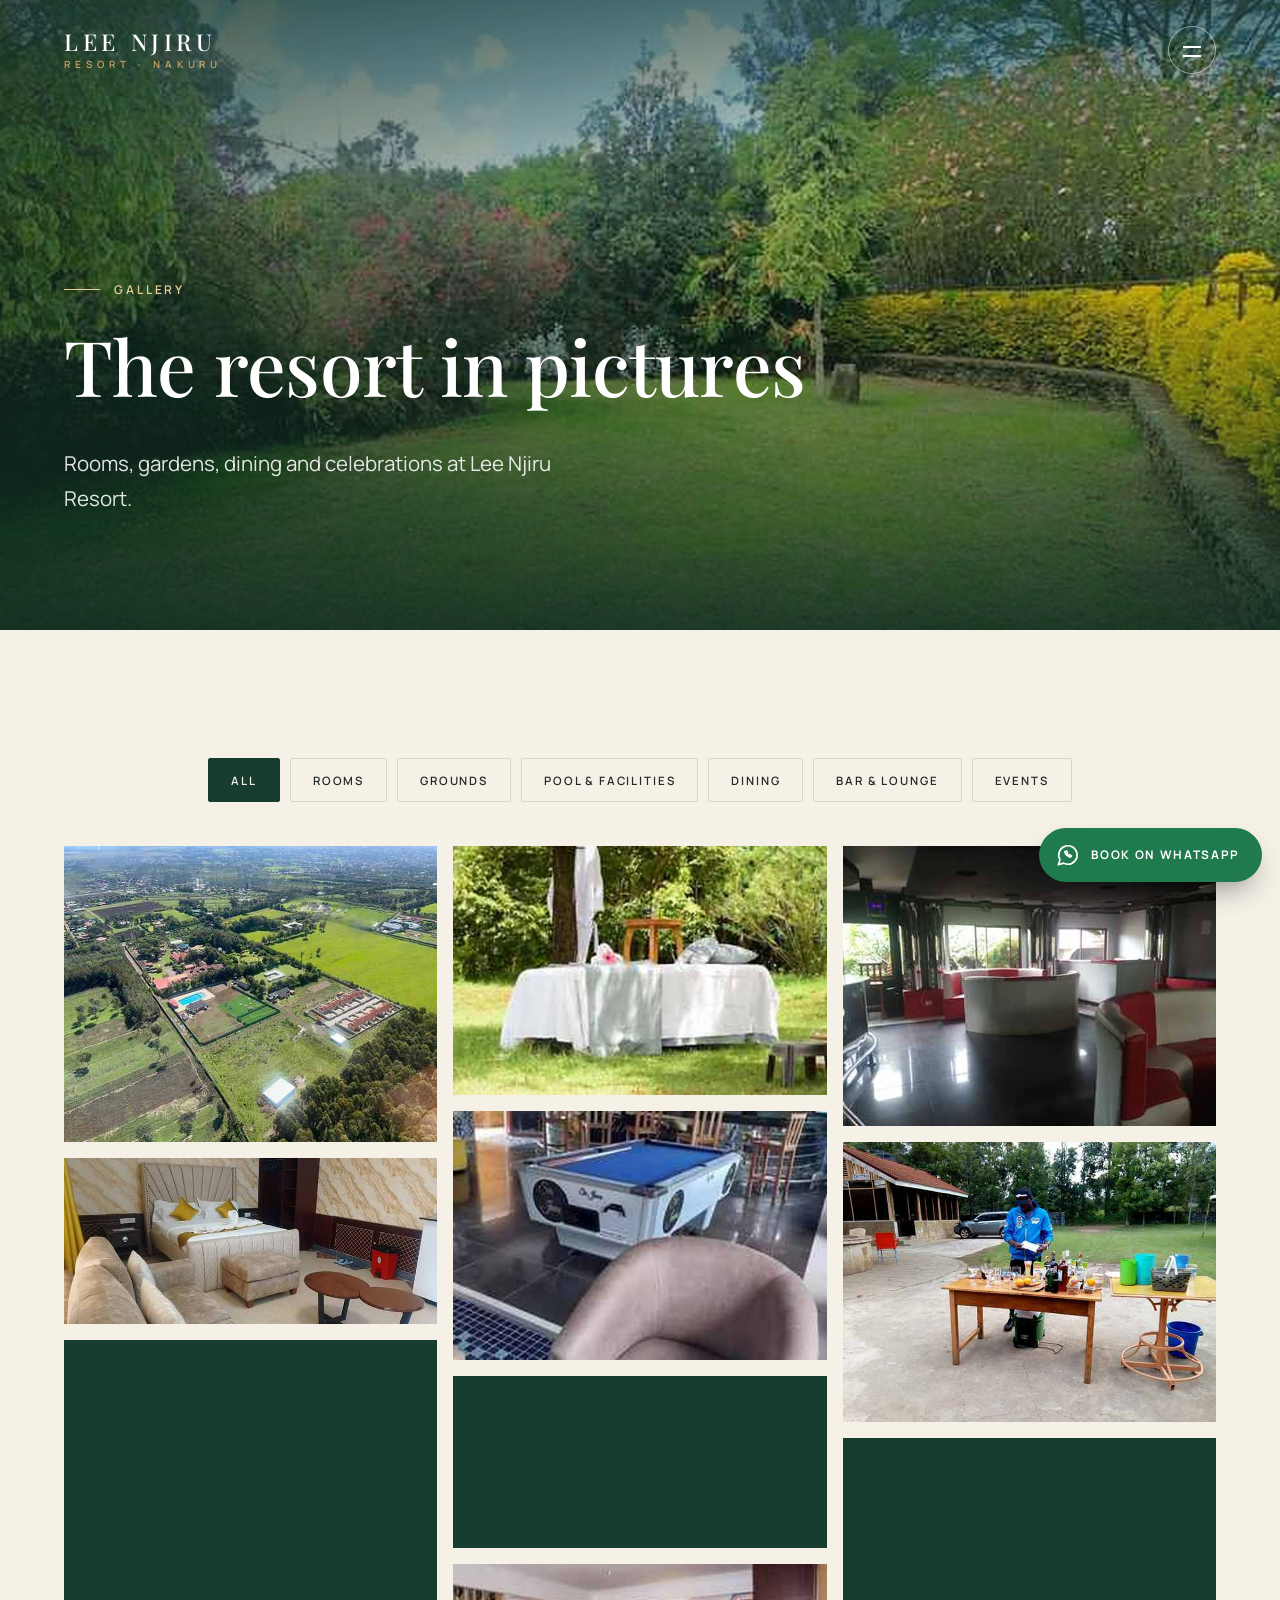
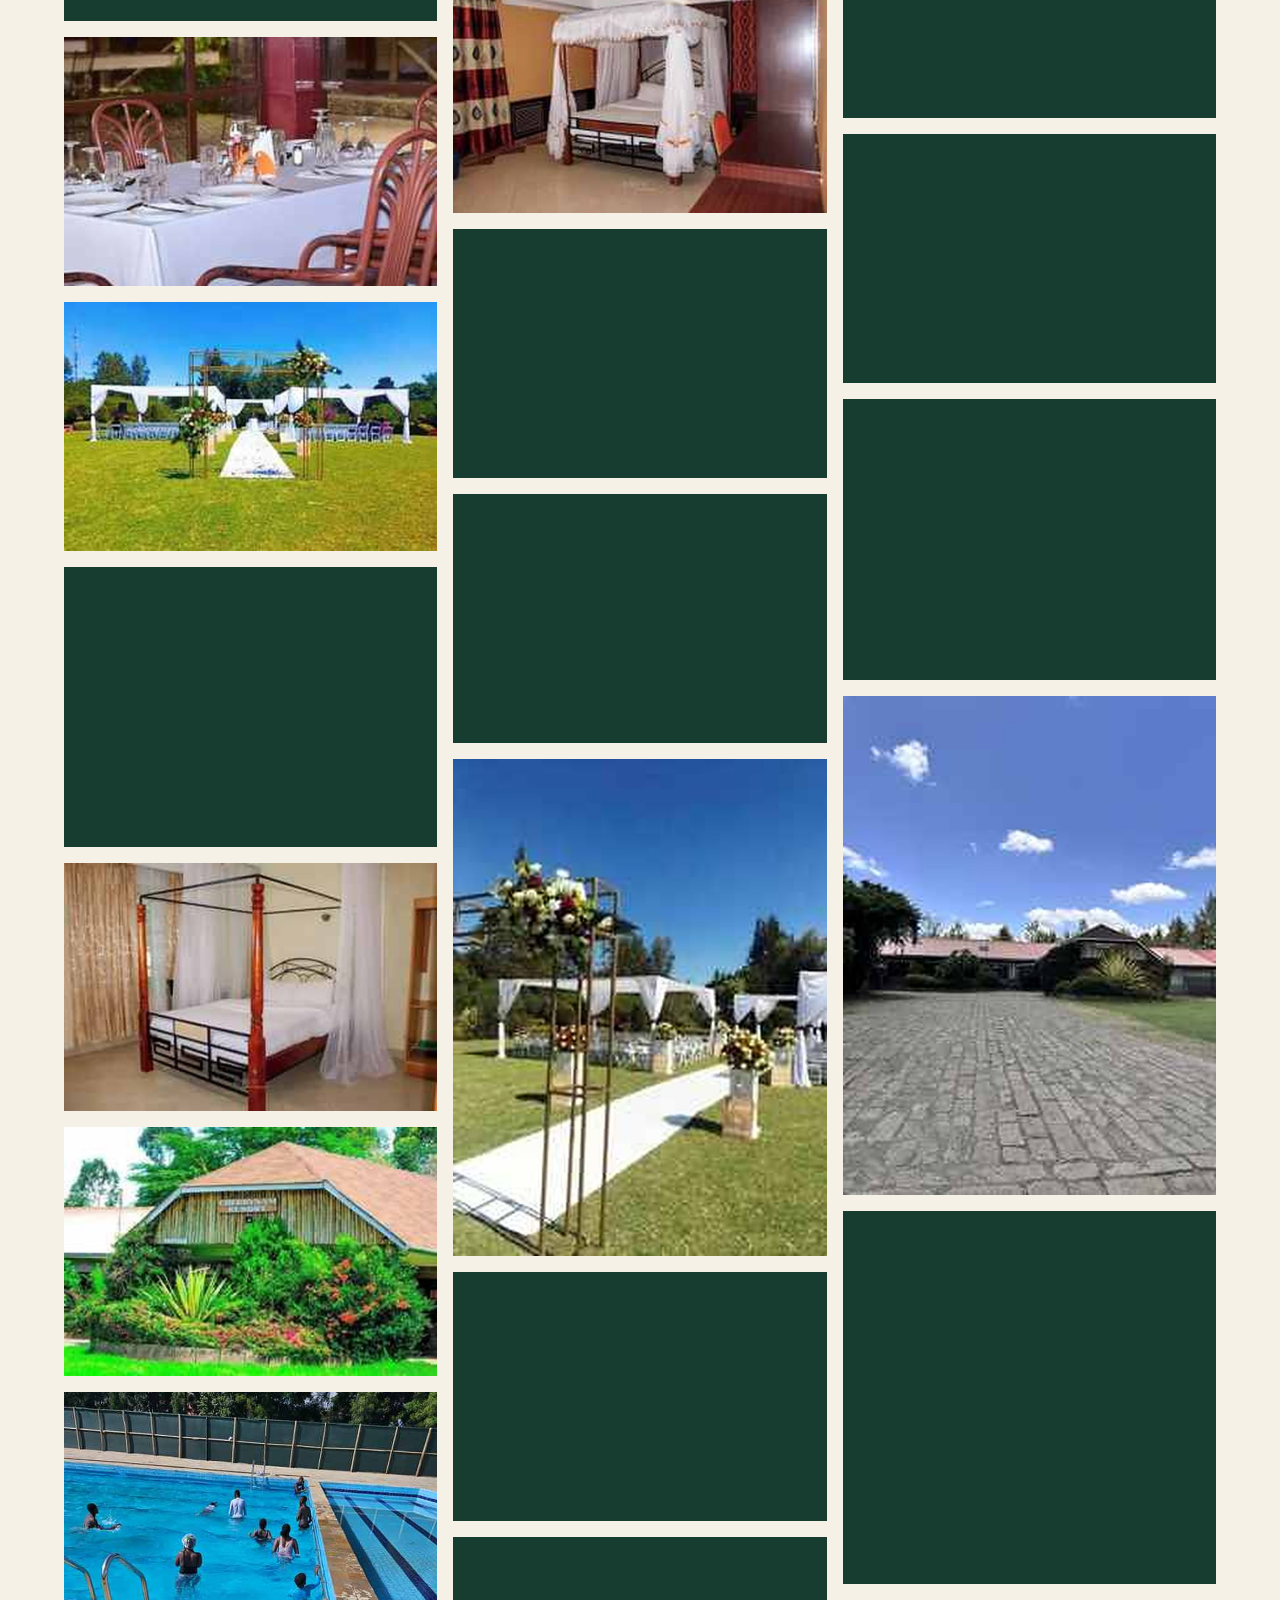
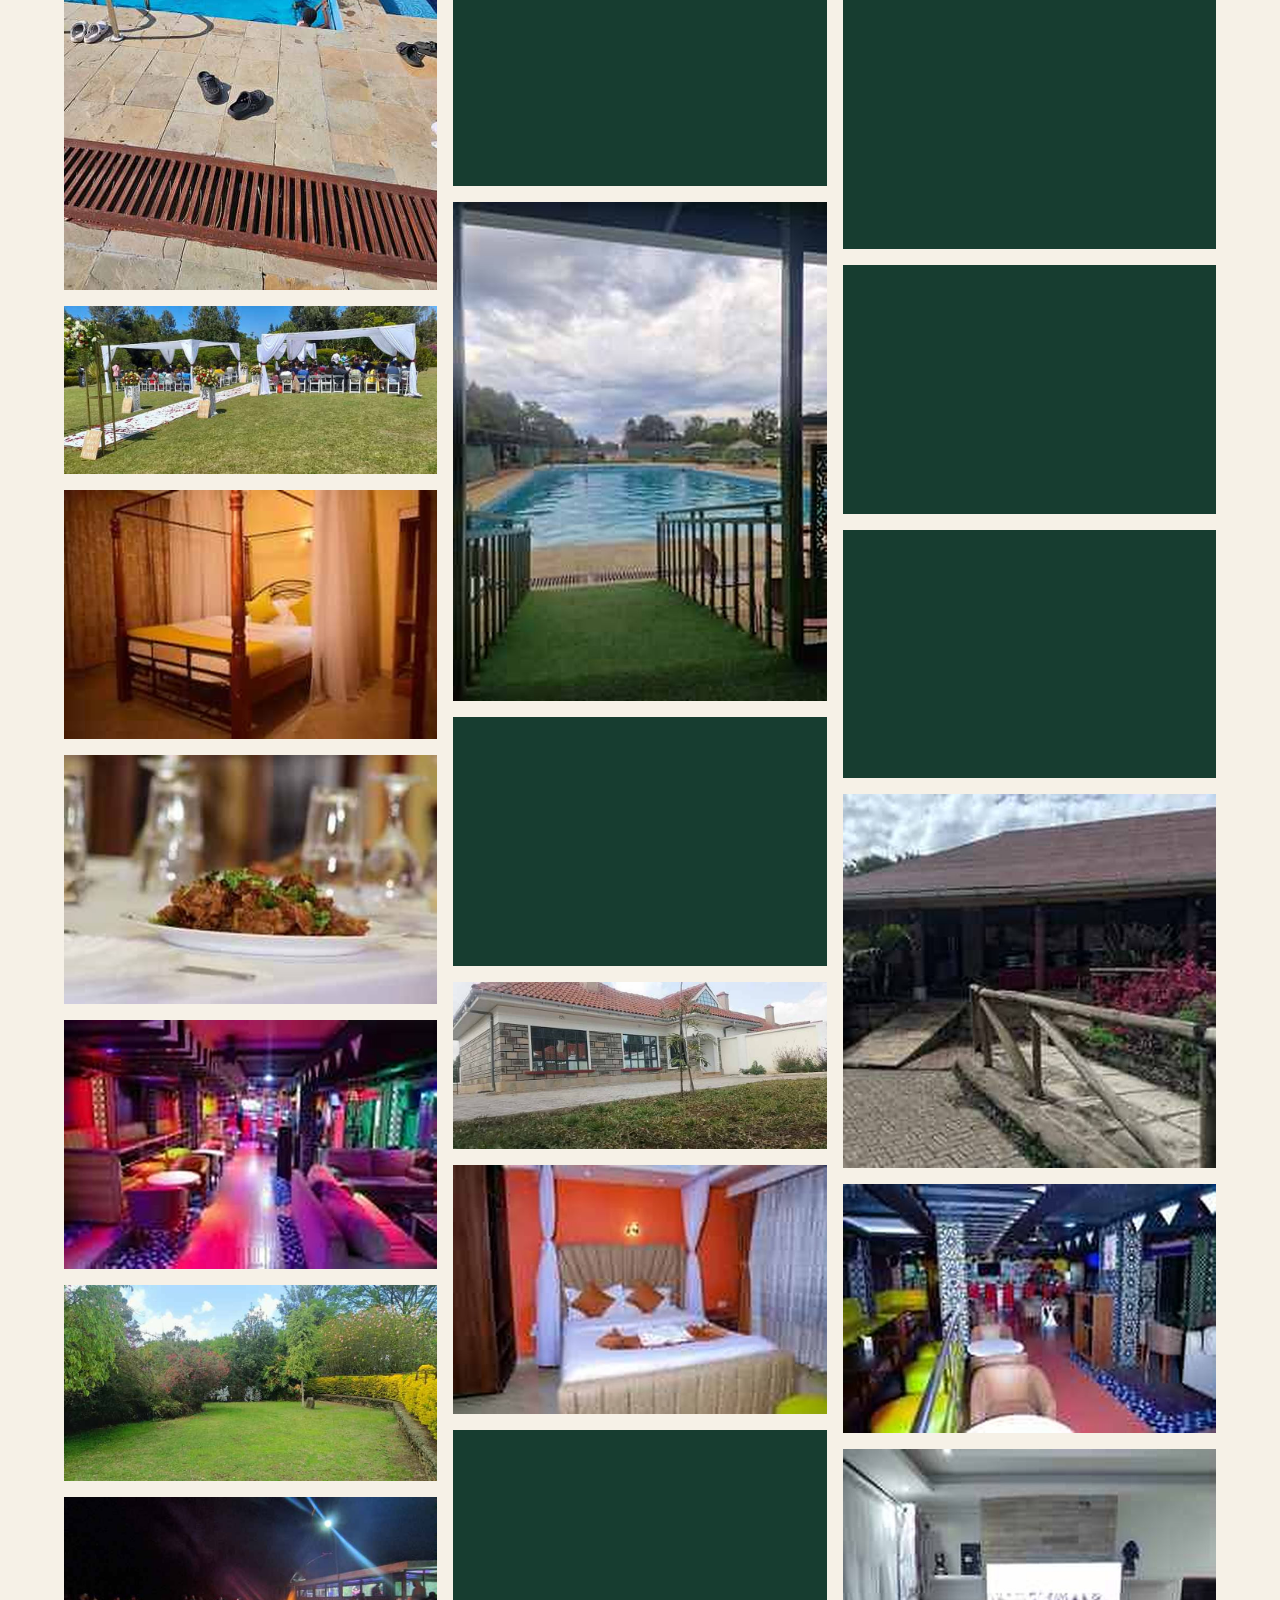
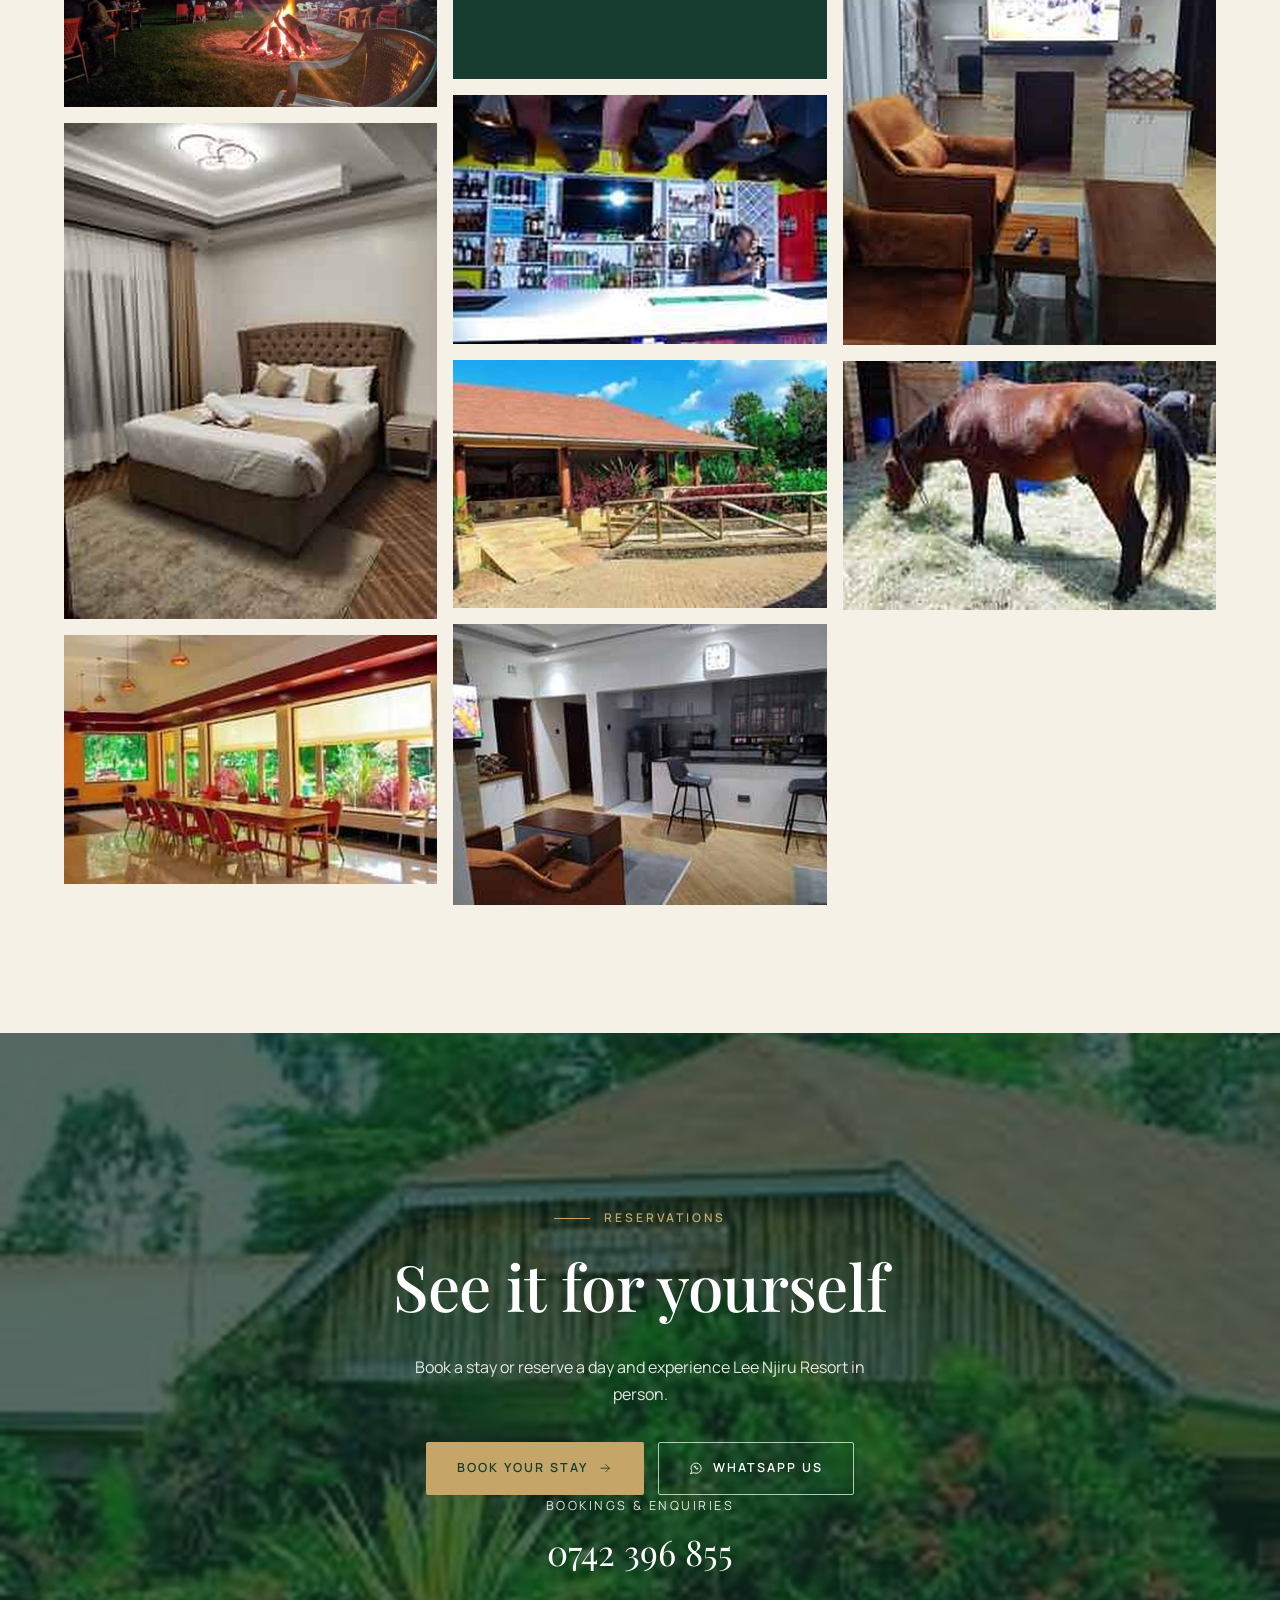
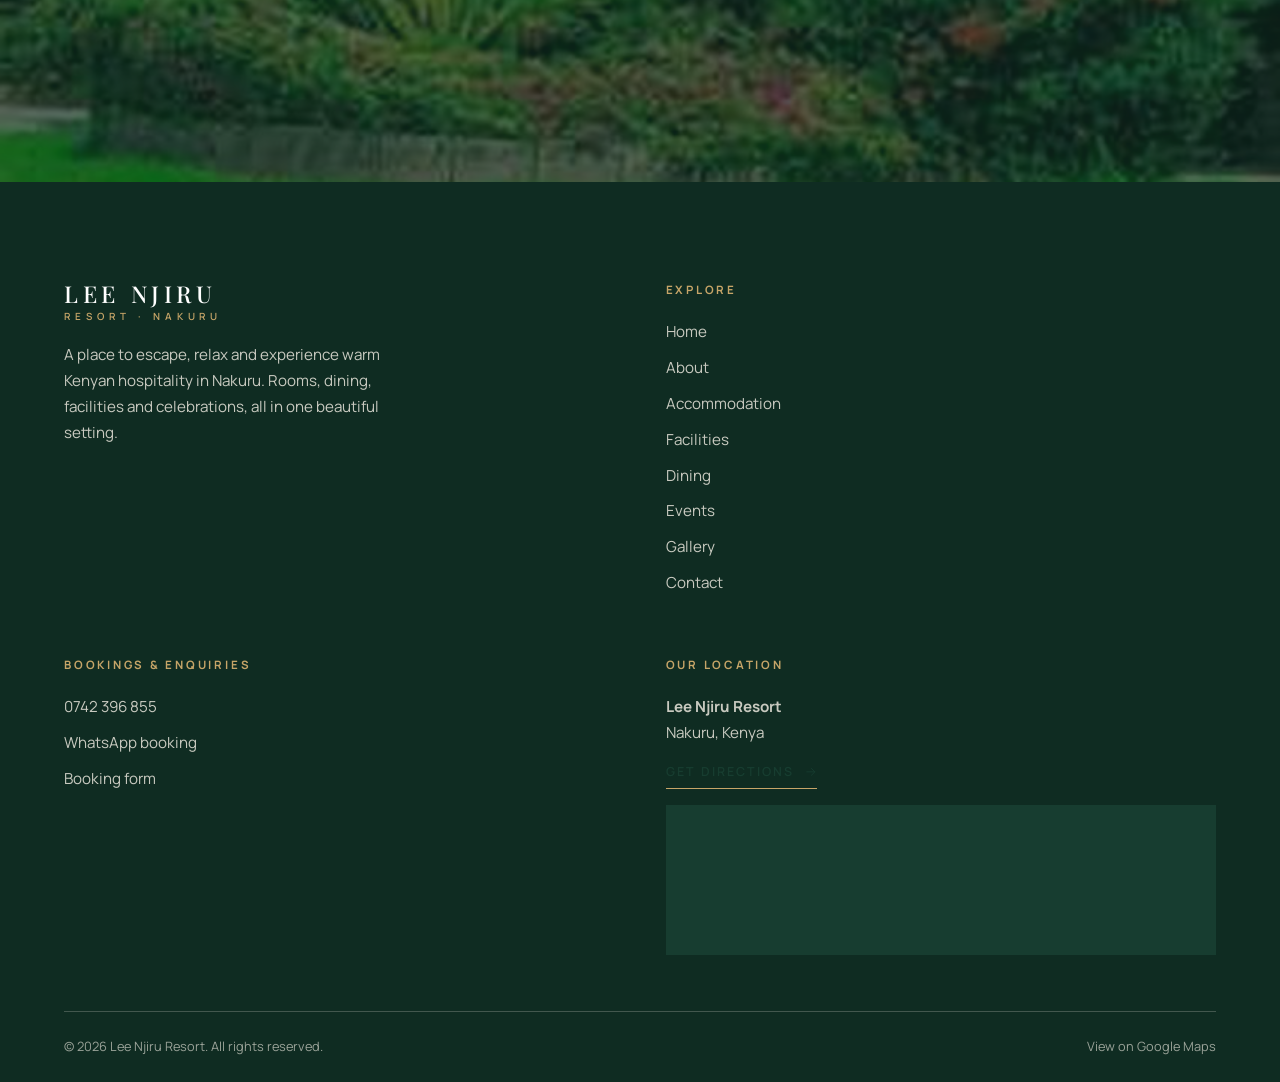
<file: gallery.html>
<!doctype html>
<html lang="en">
<head>
<meta charset="utf-8">
<meta name="viewport" content="width=device-width,initial-scale=1">
<title>Photo Gallery | Lee Njiru Resort, Nakuru</title>
<meta name="description" content="Browse photos of Lee Njiru Resort in Nakuru, Kenya: rooms, gardens, swimming pool, dining, bar and lounge, and weddings and events.">
<meta name="theme-color" content="#173D30">
<meta property="og:type" content="website">
<meta property="og:title" content="Photo Gallery | Lee Njiru Resort, Nakuru">
<meta property="og:description" content="Browse photos of Lee Njiru Resort in Nakuru, Kenya: rooms, gardens, swimming pool, dining, bar and lounge, and weddings and events.">
<meta property="og:image" content="images/p-38.jpg">
<link rel="preconnect" href="https://fonts.googleapis.com">
<link rel="preconnect" href="https://fonts.gstatic.com" crossorigin>
<link href="https://fonts.googleapis.com/css2?family=Manrope:wght@400;500;600;700&family=Playfair+Display:ital,wght@0,400;0,500;0,600;1,400;1,500&display=swap" rel="stylesheet">
<link rel="stylesheet" href="css/styles.css">
<script>document.documentElement.classList.add("js")</script>
<script type="application/ld+json">{"@context":"https://schema.org","@type":"Resort","name":"Lee Njiru Resort","telephone":"+254742396855","address":{"@type":"PostalAddress","addressLocality":"Nakuru","addressCountry":"KE"},"geo":{"@type":"GeoCoordinates","latitude":-0.2646265,"longitude":35.9836623},"hasMap":"https://www.google.com/maps/place/LEE+NJIRU+RESORT/@-0.2646211,35.9810874,17z/data=!3m1!4b1!4m9!3m8!1s0x18298b4fbb07cc4b:0x8979e13f4bb16f9f!5m2!4m1!1i2!8m2!3d-0.2646265!4d35.9836623!16s%2Fg%2F11j031xl7w","description":"Resort accommodation, dining, facilities and event venues in Nakuru, Kenya."}</script>
</head>
<body>
<svg xmlns="http://www.w3.org/2000/svg" width="0" height="0" style="position:absolute" aria-hidden="true" focusable="false"><symbol id="i-arrow" viewBox="0 0 24 24" fill="none" stroke="currentColor" stroke-width="1.5" stroke-linecap="round" stroke-linejoin="round"><path d="M5 12h14M13 6l6 6-6 6"/></symbol><symbol id="i-pin" viewBox="0 0 24 24" fill="none" stroke="currentColor" stroke-width="1.5" stroke-linecap="round" stroke-linejoin="round"><path d="M12 21s-7-6.2-7-11a7 7 0 0114 0c0 4.8-7 11-7 11z"/><circle cx="12" cy="10" r="2.5"/></symbol><symbol id="i-phone" viewBox="0 0 24 24" fill="none" stroke="currentColor" stroke-width="1.5" stroke-linecap="round" stroke-linejoin="round"><path d="M5 4h4l2 5-2.5 1.5a11 11 0 005 5L15 13l5 2v4a2 2 0 01-2 2A16 16 0 013 6a2 2 0 012-2z"/></symbol><symbol id="i-wa" viewBox="0 0 24 24" fill="none" stroke="currentColor" stroke-width="1.5" stroke-linecap="round" stroke-linejoin="round"><path d="M3 21l1.6-4.7A8.5 8.5 0 1112 20.5a8.4 8.4 0 01-4-1L3 21z"/><path d="M9 9c.5 2 2.5 4 5 5l1.2-1.2-1.7-1-.8.7a4 4 0 01-1.7-1.7l.7-.8-1-1.7L9 9z"/></symbol><symbol id="i-pool" viewBox="0 0 24 24" fill="none" stroke="currentColor" stroke-width="1.5" stroke-linecap="round" stroke-linejoin="round"><path d="M3 19c1.5 0 1.5 1 3 1s1.5-1 3-1 1.5 1 3 1 1.5-1 3-1 1.5 1 3 1 1.5-1 3-1M8 15V6a2 2 0 014 0M15 15V6a2 2 0 014 0M8 10h7"/></symbol><symbol id="i-leaf" viewBox="0 0 24 24" fill="none" stroke="currentColor" stroke-width="1.5" stroke-linecap="round" stroke-linejoin="round"><path d="M5 19c0-9 5-14 15-14 0 10-5 15-14 15M5 19l9-9"/></symbol><symbol id="i-flame" viewBox="0 0 24 24" fill="none" stroke="currentColor" stroke-width="1.5" stroke-linecap="round" stroke-linejoin="round"><path d="M12 3c1 4 5 5 5 10a5 5 0 01-10 0c0-2 1-3 2-4 .3 1.5 1 2 2 2 0-3-1-5 1-8z"/></symbol><symbol id="i-car" viewBox="0 0 24 24" fill="none" stroke="currentColor" stroke-width="1.5" stroke-linecap="round" stroke-linejoin="round"><path d="M4 16v-4l2-5h12l2 5v4M4 16h16M4 16v2M20 16v2M7.5 13h.01M16.5 13h.01"/></symbol><symbol id="i-bed" viewBox="0 0 24 24" fill="none" stroke="currentColor" stroke-width="1.5" stroke-linecap="round" stroke-linejoin="round"><path d="M3 19V5M3 15h18v4M21 15v-3a3 3 0 00-3-3h-8v6M6.5 12h.01"/></symbol><symbol id="i-users" viewBox="0 0 24 24" fill="none" stroke="currentColor" stroke-width="1.5" stroke-linecap="round" stroke-linejoin="round"><path d="M16 20v-1.5a3.5 3.5 0 00-3.5-3.5h-5A3.5 3.5 0 004 18.5V20M10 11a3.5 3.5 0 100-7 3.5 3.5 0 000 7zM20 20v-1.5a3.5 3.5 0 00-2.5-3.3M15.5 4.2a3.5 3.5 0 010 6.6"/></symbol><symbol id="i-star" viewBox="0 0 24 24" fill="none" stroke="currentColor" stroke-width="1.5" stroke-linecap="round" stroke-linejoin="round"><path d="M12 3l2.7 5.6 6.1.9-4.4 4.3 1 6.1L12 17l-5.4 2.9 1-6.1L3.2 9.5l6.1-.9z"/></symbol><symbol id="i-check" viewBox="0 0 24 24" fill="none" stroke="currentColor" stroke-width="1.5" stroke-linecap="round" stroke-linejoin="round"><path d="M5 12.5l4.5 4.5L19 7"/></symbol><symbol id="i-close" viewBox="0 0 24 24" fill="none" stroke="currentColor" stroke-width="1.5" stroke-linecap="round" stroke-linejoin="round"><path d="M6 6l12 12M18 6L6 18"/></symbol><symbol id="i-utensils" viewBox="0 0 24 24" fill="none" stroke="currentColor" stroke-width="1.5" stroke-linecap="round" stroke-linejoin="round"><path d="M7 3v8M5 3v5a2 2 0 004 0V3M7 11v10M17 21V3c-2.5 1.5-3.5 4-3.5 8H17"/></symbol><symbol id="i-wine" viewBox="0 0 24 24" fill="none" stroke="currentColor" stroke-width="1.5" stroke-linecap="round" stroke-linejoin="round"><path d="M8 3h8l-.5 6a3.5 3.5 0 01-7 0L8 3zM12 12.5V20M8.5 20h7"/></symbol><symbol id="i-coffee" viewBox="0 0 24 24" fill="none" stroke="currentColor" stroke-width="1.5" stroke-linecap="round" stroke-linejoin="round"><path d="M4 9h13v5a5 5 0 01-5 5H9a5 5 0 01-5-5V9zM17 10h1.5a2.5 2.5 0 010 5H17M8 3v2M12 3v2"/></symbol><symbol id="i-heart" viewBox="0 0 24 24" fill="none" stroke="currentColor" stroke-width="1.5" stroke-linecap="round" stroke-linejoin="round"><path d="M12 20s-8-5-8-11a4.5 4.5 0 018-2.8A4.5 4.5 0 0120 9c0 6-8 11-8 11z"/></symbol><symbol id="i-sparkle" viewBox="0 0 24 24" fill="none" stroke="currentColor" stroke-width="1.5" stroke-linecap="round" stroke-linejoin="round"><path d="M12 3l1.8 5.2L19 10l-5.2 1.8L12 17l-1.8-5.2L5 10l5.2-1.8zM19 16l.8 2.2L22 19l-2.2.8L19 22l-.8-2.2L16 19l2.2-.8z"/></symbol><symbol id="i-briefcase" viewBox="0 0 24 24" fill="none" stroke="currentColor" stroke-width="1.5" stroke-linecap="round" stroke-linejoin="round"><path d="M4 8h16v11H4zM9 8V5h6v3M4 13h16"/></symbol><symbol id="i-present" viewBox="0 0 24 24" fill="none" stroke="currentColor" stroke-width="1.5" stroke-linecap="round" stroke-linejoin="round"><path d="M4 4h16v11H4zM12 15v5M8 20h8M8 11l3-2 2 1.5 3-3"/></symbol><symbol id="i-flag" viewBox="0 0 24 24" fill="none" stroke="currentColor" stroke-width="1.5" stroke-linecap="round" stroke-linejoin="round"><path d="M5 21V4M5 4h11l-2 4 2 4H5"/></symbol><symbol id="i-clock" viewBox="0 0 24 24" fill="none" stroke="currentColor" stroke-width="1.5" stroke-linecap="round" stroke-linejoin="round"><circle cx="12" cy="12" r="9"/><path d="M12 7v5l3 2"/></symbol><symbol id="i-sun" viewBox="0 0 24 24" fill="none" stroke="currentColor" stroke-width="1.5" stroke-linecap="round" stroke-linejoin="round"><circle cx="12" cy="12" r="4"/><path d="M12 2v2M12 20v2M2 12h2M20 12h2M5 5l1.5 1.5M17.5 17.5L19 19M19 5l-1.5 1.5M6.5 17.5L5 19"/></symbol><symbol id="i-tv" viewBox="0 0 24 24" fill="none" stroke="currentColor" stroke-width="1.5" stroke-linecap="round" stroke-linejoin="round"><path d="M3 5h18v12H3zM8 21h8M12 17v4"/></symbol><symbol id="i-home" viewBox="0 0 24 24" fill="none" stroke="currentColor" stroke-width="1.5" stroke-linecap="round" stroke-linejoin="round"><path d="M4 11l8-7 8 7M6 10v10h12V10M10 20v-5h4v5"/></symbol><symbol id="i-music" viewBox="0 0 24 24" fill="none" stroke="currentColor" stroke-width="1.5" stroke-linecap="round" stroke-linejoin="round"><path d="M9 18V6l11-2v12M9 18a3 3 0 11-6 0 3 3 0 016 0zM20 16a3 3 0 11-6 0 3 3 0 016 0z"/></symbol><symbol id="i-compass" viewBox="0 0 24 24" fill="none" stroke="currentColor" stroke-width="1.5" stroke-linecap="round" stroke-linejoin="round"><circle cx="12" cy="12" r="9"/><path d="M15.5 8.5l-2 5-5 2 2-5z"/></symbol></svg>
<a class="skip" href="#main">Skip to content</a>
<header class="site-header">
<a class="brand" href="index.html" aria-label="Lee Njiru Resort, home"><b>LEE NJIRU</b><span>Resort &middot; Nakuru</span></a>
<div class="header-right">
<nav class="nav" id="nav" aria-label="Main"><ul><li style="--i:0"><a href="index.html">Home</a></li><li style="--i:1"><a href="about.html">About</a></li><li style="--i:2"><a href="accommodation.html">Accommodation</a></li><li style="--i:3"><a href="facilities.html">Facilities</a></li><li style="--i:4"><a href="dining.html">Dining</a></li><li style="--i:5"><a href="events.html">Events</a></li><li style="--i:6"><a href="gallery.html" aria-current="page">Gallery</a></li><li style="--i:7"><a href="contact.html">Contact</a></li><li class="nav-book" style="--i:8"><a href="contact.html#booking">Book Now</a></li></ul></nav>
<a class="btn btn-gold btn-sm header-cta" href="contact.html#booking">Book Now</a>
<button class="toggle" type="button" aria-expanded="false" aria-controls="nav" aria-label="Open menu"><i></i><i></i></button>
</div>
</header>
<main id="main">
<section class="page-hero"><div class="hero-bg media"><img src="images/p-38.jpg" alt="Lawn and flowering hedge" width="1920" height="1006" fetchpriority="high" decoding="async"></div><div class="hero-in"><div class="inner"><span class="eyebrow">Gallery</span><h1>The resort in pictures</h1><p class="sub">Rooms, gardens, dining and celebrations at Lee Njiru Resort.</p></div></div></section>

<section class="section">
<div class="container">
<div class="filters reveal" role="group" aria-label="Filter photos">
<button type="button" data-f="all" aria-pressed="true">All</button>
<button type="button" data-f="rooms" aria-pressed="false">Rooms</button>
<button type="button" data-f="grounds" aria-pressed="false">Grounds</button>
<button type="button" data-f="facilities" aria-pressed="false">Pool &amp; Facilities</button>
<button type="button" data-f="dining" aria-pressed="false">Dining</button>
<button type="button" data-f="bar" aria-pressed="false">Bar &amp; Lounge</button>
<button type="button" data-f="events" aria-pressed="false">Events</button>
</div>
<div class="masonry">
<a class="g-item reveal" href="images/p-08.jpg" data-lb data-cat="grounds" data-cap="Aerial view of Lee Njiru Resort" style="--r:1400/1109" aria-label="View photo: Aerial view of Lee Njiru Resort"><div class="media"><img src="images/p-08.jpg" alt="Aerial view of Lee Njiru Resort" width="1400" height="1109" loading="lazy" decoding="async"></div><span class="cap">Aerial view of Lee Njiru Resort</span></a>
<a class="g-item reveal" href="images/p-32.jpg" data-lb data-cat="rooms" data-cap="Suite bedroom and lounge" style="--r:1400/625" aria-label="View photo: Suite bedroom and lounge"><div class="media"><img src="images/p-32.jpg" alt="Suite bedroom and lounge" width="1400" height="625" loading="lazy" decoding="async"></div><span class="cap">Suite bedroom and lounge</span></a>
<a class="g-item reveal" href="images/p-44.jpg" data-lb data-cat="facilities" data-cap="Swimming pool and lodge" style="--r:909/684" aria-label="View photo: Swimming pool and lodge"><div class="media"><img src="images/p-44.jpg" alt="Swimming pool and lodge" width="909" height="684" loading="lazy" decoding="async"></div><span class="cap">Swimming pool and lodge</span></a>
<a class="g-item reveal" href="images/p-20.jpg" data-lb data-cat="dining" data-cap="Table set for dining" style="--r:855/570" aria-label="View photo: Table set for dining"><div class="media"><img src="images/p-20.jpg" alt="Table set for dining" width="855" height="570" loading="lazy" decoding="async"></div><span class="cap">Table set for dining</span></a>
<a class="g-item reveal" href="images/p-47.jpg" data-lb data-cat="events" data-cap="Wedding ceremony on the lawn" style="--r:855/570" aria-label="View photo: Wedding ceremony on the lawn"><div class="media"><img src="images/p-47.jpg" alt="Wedding ceremony on the lawn" width="855" height="570" loading="lazy" decoding="async"></div><span class="cap">Wedding ceremony on the lawn</span></a>
<a class="g-item reveal" href="images/p-11.jpg" data-lb data-cat="bar" data-cap="The bar" style="--r:1182/885" aria-label="View photo: The bar"><div class="media"><img src="images/p-11.jpg" alt="The bar" width="1182" height="885" loading="lazy" decoding="async"></div><span class="cap">The bar</span></a>
<a class="g-item reveal" href="images/p-43.jpg" data-lb data-cat="rooms" data-cap="Canopy bed in a guest room" style="--r:855/570" aria-label="View photo: Canopy bed in a guest room"><div class="media"><img src="images/p-43.jpg" alt="Canopy bed in a guest room" width="855" height="570" loading="lazy" decoding="async"></div><span class="cap">Canopy bed in a guest room</span></a>
<a class="g-item reveal" href="images/p-45.jpg" data-lb data-cat="grounds" data-cap="Lodge among the flowers" style="--r:855/570" aria-label="View photo: Lodge among the flowers"><div class="media"><img src="images/p-45.jpg" alt="Lodge among the flowers" width="855" height="570" loading="lazy" decoding="async"></div><span class="cap">Lodge among the flowers</span></a>
<a class="g-item reveal" href="images/p-17.jpg" data-lb data-cat="facilities" data-cap="Swimming pool at Lee Njiru Resort" style="--r:1400/1867" aria-label="View photo: Swimming pool at Lee Njiru Resort"><div class="media"><img src="images/p-17.jpg" alt="Swimming pool at Lee Njiru Resort" width="1400" height="1867" loading="lazy" decoding="async"></div><span class="cap">Swimming pool at Lee Njiru Resort</span></a>
<a class="g-item reveal" href="images/p-04.jpg" data-lb data-cat="events" data-cap="Wedding set up on the lawn" style="--r:1920/865" aria-label="View photo: Wedding set up on the lawn"><div class="media"><img src="images/p-04.jpg" alt="Wedding set up on the lawn" width="1920" height="865" loading="lazy" decoding="async"></div><span class="cap">Wedding set up on the lawn</span></a>
<a class="g-item reveal" href="images/p-28.jpg" data-lb data-cat="rooms" data-cap="Four-poster bedroom" style="--r:855/570" aria-label="View photo: Four-poster bedroom"><div class="media"><img src="images/p-28.jpg" alt="Four-poster bedroom" width="855" height="570" loading="lazy" decoding="async"></div><span class="cap">Four-poster bedroom</span></a>
<a class="g-item reveal" href="images/p-25.jpg" data-lb data-cat="dining" data-cap="A freshly served plate" style="--r:855/570" aria-label="View photo: A freshly served plate"><div class="media"><img src="images/p-25.jpg" alt="A freshly served plate" width="855" height="570" loading="lazy" decoding="async"></div><span class="cap">A freshly served plate</span></a>
<a class="g-item reveal" href="images/p-12.jpg" data-lb data-cat="bar" data-cap="Lounge in the evening" style="--r:630/420" aria-label="View photo: Lounge in the evening"><div class="media"><img src="images/p-12.jpg" alt="Lounge in the evening" width="630" height="420" loading="lazy" decoding="async"></div><span class="cap">Lounge in the evening</span></a>
<a class="g-item reveal" href="images/p-38.jpg" data-lb data-cat="grounds" data-cap="Lawn and flowering hedge" style="--r:1920/1006" aria-label="View photo: Lawn and flowering hedge"><div class="media"><img src="images/p-38.jpg" alt="Lawn and flowering hedge" width="1920" height="1006" loading="lazy" decoding="async"></div><span class="cap">Lawn and flowering hedge</span></a>
<a class="g-item reveal" href="images/p-49.jpg" data-lb data-cat="facilities" data-cap="Campfire evening" style="--r:1920/1081" aria-label="View photo: Campfire evening"><div class="media"><img src="images/p-49.jpg" alt="Campfire evening" width="1920" height="1081" loading="lazy" decoding="async"></div><span class="cap">Campfire evening</span></a>
<a class="g-item reveal" href="images/p-46.jpg" data-lb data-cat="rooms" data-cap="Modern bedroom" style="--r:684/909" aria-label="View photo: Modern bedroom"><div class="media"><img src="images/p-46.jpg" alt="Modern bedroom" width="684" height="909" loading="lazy" decoding="async"></div><span class="cap">Modern bedroom</span></a>
<a class="g-item reveal" href="images/p-27.jpg" data-lb data-cat="dining" data-cap="Dining hall with garden views" style="--r:855/570" aria-label="View photo: Dining hall with garden views"><div class="media"><img src="images/p-27.jpg" alt="Dining hall with garden views" width="855" height="570" loading="lazy" decoding="async"></div><span class="cap">Dining hall with garden views</span></a>
<a class="g-item reveal" href="images/p-39.jpg" data-lb data-cat="events" data-cap="Garden dining set up" style="--r:855/570" aria-label="View photo: Garden dining set up"><div class="media"><img src="images/p-39.jpg" alt="Garden dining set up" width="855" height="570" loading="lazy" decoding="async"></div><span class="cap">Garden dining set up</span></a>
<a class="g-item reveal" href="images/p-15.jpg" data-lb data-cat="facilities" data-cap="Pool table in the lounge" style="--r:855/570" aria-label="View photo: Pool table in the lounge"><div class="media"><img src="images/p-15.jpg" alt="Pool table in the lounge" width="855" height="570" loading="lazy" decoding="async"></div><span class="cap">Pool table in the lounge</span></a>
<a class="g-item reveal" href="images/p-05.jpg" data-lb data-cat="grounds" data-cap="Manicured gardens seen from above" style="--r:1920/887" aria-label="View photo: Manicured gardens seen from above"><div class="media"><img src="images/p-05.jpg" alt="Manicured gardens seen from above" width="1920" height="887" loading="lazy" decoding="async"></div><span class="cap">Manicured gardens seen from above</span></a>
<a class="g-item reveal" href="images/p-48.jpg" data-lb data-cat="rooms" data-cap="Canopy bed room" style="--r:855/570" aria-label="View photo: Canopy bed room"><div class="media"><img src="images/p-48.jpg" alt="Canopy bed room" width="855" height="570" loading="lazy" decoding="async"></div><span class="cap">Canopy bed room</span></a>
<a class="g-item reveal" href="images/p-36.jpg" data-lb data-cat="dining" data-cap="Plated main course" style="--r:630/420" aria-label="View photo: Plated main course"><div class="media"><img src="images/p-36.jpg" alt="Plated main course" width="630" height="420" loading="lazy" decoding="async"></div><span class="cap">Plated main course</span></a>
<a class="g-item reveal" href="images/p-24.jpg" data-lb data-cat="bar" data-cap="Guests at the bar" style="--r:855/570" aria-label="View photo: Guests at the bar"><div class="media"><img src="images/p-24.jpg" alt="Guests at the bar" width="855" height="570" loading="lazy" decoding="async"></div><span class="cap">Guests at the bar</span></a>
<a class="g-item reveal" href="images/p-29.jpg" data-lb data-cat="events" data-cap="Wedding arch and flowers" style="--r:606/807" aria-label="View photo: Wedding arch and flowers"><div class="media"><img src="images/p-29.jpg" alt="Wedding arch and flowers" width="606" height="807" loading="lazy" decoding="async"></div><span class="cap">Wedding arch and flowers</span></a>
<a class="g-item reveal" href="images/p-42.jpg" data-lb data-cat="grounds" data-cap="Cottage and gardens" style="--r:855/570" aria-label="View photo: Cottage and gardens"><div class="media"><img src="images/p-42.jpg" alt="Cottage and gardens" width="855" height="570" loading="lazy" decoding="async"></div><span class="cap">Cottage and gardens</span></a>
<a class="g-item reveal" href="images/p-37.jpg" data-lb data-cat="rooms" data-cap="Suite lounge with TV" style="--r:630/420" aria-label="View photo: Suite lounge with TV"><div class="media"><img src="images/p-37.jpg" alt="Suite lounge with TV" width="630" height="420" loading="lazy" decoding="async"></div><span class="cap">Suite lounge with TV</span></a>
<a class="g-item reveal" href="images/p-30.jpg" data-lb data-cat="facilities" data-cap="Pool entrance" style="--r:666/891" aria-label="View photo: Pool entrance"><div class="media"><img src="images/p-30.jpg" alt="Pool entrance" width="666" height="891" loading="lazy" decoding="async"></div><span class="cap">Pool entrance</span></a>
<a class="g-item reveal" href="images/p-31.jpg" data-lb data-cat="bar" data-cap="Bar shelves and spirits" style="--r:855/570" aria-label="View photo: Bar shelves and spirits"><div class="media"><img src="images/p-31.jpg" alt="Bar shelves and spirits" width="855" height="570" loading="lazy" decoding="async"></div><span class="cap">Bar shelves and spirits</span></a>
<a class="g-item reveal" href="images/p-18.jpg" data-lb data-cat="grounds" data-cap="Resort building and lawn" style="--r:1920/858" aria-label="View photo: Resort building and lawn"><div class="media"><img src="images/p-18.jpg" alt="Resort building and lawn" width="1920" height="858" loading="lazy" decoding="async"></div><span class="cap">Resort building and lawn</span></a>
<a class="g-item reveal" href="images/p-40.jpg" data-lb data-cat="rooms" data-cap="Guest room" style="--r:630/420" aria-label="View photo: Guest room"><div class="media"><img src="images/p-40.jpg" alt="Guest room" width="630" height="420" loading="lazy" decoding="async"></div><span class="cap">Guest room</span></a>
<a class="g-item reveal" href="images/p-26.jpg" data-lb data-cat="dining" data-cap="Plated starter" style="--r:630/420" aria-label="View photo: Plated starter"><div class="media"><img src="images/p-26.jpg" alt="Plated starter" width="630" height="420" loading="lazy" decoding="async"></div><span class="cap">Plated starter</span></a>
<a class="g-item reveal" href="images/p-13.jpg" data-lb data-cat="bar" data-cap="Bar counter" style="--r:630/420" aria-label="View photo: Bar counter"><div class="media"><img src="images/p-13.jpg" alt="Bar counter" width="630" height="420" loading="lazy" decoding="async"></div><span class="cap">Bar counter</span></a>
<a class="g-item reveal" href="images/p-50.jpg" data-lb data-cat="grounds" data-cap="Restaurant terrace" style="--r:855/570" aria-label="View photo: Restaurant terrace"><div class="media"><img src="images/p-50.jpg" alt="Restaurant terrace" width="855" height="570" loading="lazy" decoding="async"></div><span class="cap">Restaurant terrace</span></a>
<a class="g-item reveal" href="images/p-09.jpg" data-lb data-cat="rooms" data-cap="Apartment kitchen and lounge" style="--r:909/684" aria-label="View photo: Apartment kitchen and lounge"><div class="media"><img src="images/p-09.jpg" alt="Apartment kitchen and lounge" width="909" height="684" loading="lazy" decoding="async"></div><span class="cap">Apartment kitchen and lounge</span></a>
<a class="g-item reveal" href="images/p-22.jpg" data-lb data-cat="bar" data-cap="Lounge hall" style="--r:1182/885" aria-label="View photo: Lounge hall"><div class="media"><img src="images/p-22.jpg" alt="Lounge hall" width="1182" height="885" loading="lazy" decoding="async"></div><span class="cap">Lounge hall</span></a>
<a class="g-item reveal" href="images/p-02.jpg" data-lb data-cat="events" data-cap="Outdoor refreshments set up on the lawn" style="--r:1400/1050" aria-label="View photo: Outdoor refreshments set up on the lawn"><div class="media"><img src="images/p-02.jpg" alt="Outdoor refreshments set up on the lawn" width="1400" height="1050" loading="lazy" decoding="async"></div><span class="cap">Outdoor refreshments set up on the lawn</span></a>
<a class="g-item reveal" href="images/p-07.jpg" data-lb data-cat="grounds" data-cap="Cottage with outdoor seating" style="--r:909/684" aria-label="View photo: Cottage with outdoor seating"><div class="media"><img src="images/p-07.jpg" alt="Cottage with outdoor seating" width="909" height="684" loading="lazy" decoding="async"></div><span class="cap">Cottage with outdoor seating</span></a>
<a class="g-item reveal" href="images/p-16.jpg" data-lb data-cat="bar" data-cap="Lounge seating" style="--r:855/570" aria-label="View photo: Lounge seating"><div class="media"><img src="images/p-16.jpg" alt="Lounge seating" width="855" height="570" loading="lazy" decoding="async"></div><span class="cap">Lounge seating</span></a>
<a class="g-item reveal" href="images/p-03.jpg" data-lb data-cat="rooms" data-cap="Apartment kitchen" style="--r:909/684" aria-label="View photo: Apartment kitchen"><div class="media"><img src="images/p-03.jpg" alt="Apartment kitchen" width="909" height="684" loading="lazy" decoding="async"></div><span class="cap">Apartment kitchen</span></a>
<a class="g-item reveal" href="images/p-33.jpg" data-lb data-cat="grounds" data-cap="Paved driveway and lodge" style="--r:672/897" aria-label="View photo: Paved driveway and lodge"><div class="media"><img src="images/p-33.jpg" alt="Paved driveway and lodge" width="672" height="897" loading="lazy" decoding="async"></div><span class="cap">Paved driveway and lodge</span></a>
<a class="g-item reveal" href="images/p-21.jpg" data-lb data-cat="grounds" data-cap="Parking beside the lodge" style="--r:690/690" aria-label="View photo: Parking beside the lodge"><div class="media"><img src="images/p-21.jpg" alt="Parking beside the lodge" width="690" height="690" loading="lazy" decoding="async"></div><span class="cap">Parking beside the lodge</span></a>
<a class="g-item reveal" href="images/p-34.jpg" data-lb data-cat="rooms" data-cap="Walkway beside the guest rooms" style="--r:630/420" aria-label="View photo: Walkway beside the guest rooms"><div class="media"><img src="images/p-34.jpg" alt="Walkway beside the guest rooms" width="630" height="420" loading="lazy" decoding="async"></div><span class="cap">Walkway beside the guest rooms</span></a>
<a class="g-item reveal" href="images/p-23.jpg" data-lb data-cat="grounds" data-cap="Courtyard and veranda" style="--r:855/570" aria-label="View photo: Courtyard and veranda"><div class="media"><img src="images/p-23.jpg" alt="Courtyard and veranda" width="855" height="570" loading="lazy" decoding="async"></div><span class="cap">Courtyard and veranda</span></a>
<a class="g-item reveal" href="images/p-10.jpg" data-lb data-cat="bar" data-cap="Rustic bar entrance" style="--r:855/570" aria-label="View photo: Rustic bar entrance"><div class="media"><img src="images/p-10.jpg" alt="Rustic bar entrance" width="855" height="570" loading="lazy" decoding="async"></div><span class="cap">Rustic bar entrance</span></a>
<a class="g-item reveal" href="images/p-06.jpg" data-lb data-cat="grounds" data-cap="Resort lodge and veranda" style="--r:690/690" aria-label="View photo: Resort lodge and veranda"><div class="media"><img src="images/p-06.jpg" alt="Resort lodge and veranda" width="690" height="690" loading="lazy" decoding="async"></div><span class="cap">Resort lodge and veranda</span></a>
<a class="g-item reveal" href="images/p-41.jpg" data-lb data-cat="bar" data-cap="Lounge and dance floor" style="--r:630/420" aria-label="View photo: Lounge and dance floor"><div class="media"><img src="images/p-41.jpg" alt="Lounge and dance floor" width="630" height="420" loading="lazy" decoding="async"></div><span class="cap">Lounge and dance floor</span></a>
<a class="g-item reveal" href="images/p-01.jpg" data-lb data-cat="rooms" data-cap="Apartment living room with TV" style="--r:684/909" aria-label="View photo: Apartment living room with TV"><div class="media"><img src="images/p-01.jpg" alt="Apartment living room with TV" width="684" height="909" loading="lazy" decoding="async"></div><span class="cap">Apartment living room with TV</span></a>
<a class="g-item reveal" href="images/p-35.jpg" data-lb data-cat="grounds" data-cap="Horse on the grounds" style="--r:630/420" aria-label="View photo: Horse on the grounds"><div class="media"><img src="images/p-35.jpg" alt="Horse on the grounds" width="630" height="420" loading="lazy" decoding="async"></div><span class="cap">Horse on the grounds</span></a>
</div>
</div>
</section>

<section class="cta"><div class="media"><img src="images/p-45.jpg" alt="Lodge among the flowers" width="855" height="570" loading="lazy" decoding="async"></div><div class="container reveal"><span class="eyebrow">Reservations</span><h2>See it for yourself</h2><p>Book a stay or reserve a day and experience Lee Njiru Resort in person.</p><div class="btn-row"><a class="btn btn-gold" href="contact.html#booking">Book Your Stay <svg class="ico" aria-hidden="true"><use href="#i-arrow"/></svg></a><a class="btn btn-line-l" target="_blank" rel="noopener" href="https://wa.me/254742396855?text=Hello%20Lee%20Njiru%20Resort%2C%20I%20would%20like%20to%20make%20a%20booking%20enquiry."><svg class="ico" aria-hidden="true"><use href="#i-wa"/></svg> WhatsApp Us</a></div><p class="cta-call">Bookings &amp; enquiries<a href="tel:+254742396855">0742 396 855</a></p></div></section>

</main>
<footer class="footer">
<div class="container">
<div class="foot-grid">
<div><a class="brand" href="index.html"><b>LEE NJIRU</b><span>Resort &middot; Nakuru</span></a><p>A place to escape, relax and experience warm Kenyan hospitality in Nakuru. Rooms, dining, facilities and celebrations, all in one beautiful setting.</p></div>
<div><h4>Explore</h4><ul><li><a href="index.html">Home</a></li><li><a href="about.html">About</a></li><li><a href="accommodation.html">Accommodation</a></li><li><a href="facilities.html">Facilities</a></li><li><a href="dining.html">Dining</a></li><li><a href="events.html">Events</a></li><li><a href="gallery.html">Gallery</a></li><li><a href="contact.html">Contact</a></li></ul></div>
<div><h4>Bookings &amp; Enquiries</h4><ul><li><a href="tel:+254742396855">0742 396 855</a></li><li><a target="_blank" rel="noopener" href="https://wa.me/254742396855?text=Hello%20Lee%20Njiru%20Resort%2C%20I%20would%20like%20to%20make%20a%20booking%20enquiry.">WhatsApp booking</a></li><li><a href="contact.html#booking">Booking form</a></li></ul></div>
<div><h4>Our Location</h4><address><strong>Lee Njiru Resort</strong><br>Nakuru, Kenya</address>
<a class="link-arrow" target="_blank" rel="noopener" href="https://www.google.com/maps/dir/?api=1&destination=-0.2646265,35.9836623">Get directions <svg class="ico" aria-hidden="true"><use href="#i-arrow"/></svg></a>
<div class="foot-map"><iframe title="Map showing Lee Njiru Resort" loading="lazy" referrerpolicy="no-referrer-when-downgrade" src="https://www.google.com/maps?q=-0.2646265,35.9836623(Lee+Njiru+Resort)&amp;z=15&amp;output=embed"></iframe></div></div>
</div>
<div class="foot-bottom"><span>&copy; <span data-year>2026</span> Lee Njiru Resort. All rights reserved.</span><a target="_blank" rel="noopener" href="https://www.google.com/maps/place/LEE+NJIRU+RESORT/@-0.2646211,35.9810874,17z/data=!3m1!4b1!4m9!3m8!1s0x18298b4fbb07cc4b:0x8979e13f4bb16f9f!5m2!4m1!1i2!8m2!3d-0.2646265!4d35.9836623!16s%2Fg%2F11j031xl7w">View on Google Maps</a></div>
</div>
</footer>
<a class="wa-float" target="_blank" rel="noopener" href="https://wa.me/254742396855?text=Hello%20Lee%20Njiru%20Resort%2C%20I%20would%20like%20to%20make%20a%20booking%20enquiry." aria-label="Chat on WhatsApp"><svg class="ico" aria-hidden="true"><use href="#i-wa"/></svg><span>Book on WhatsApp</span></a>
<script src="js/main.js" defer></script>
</body>
</html>
</file>
<file: css/styles.css>
/* ==========================================================
   LEE NJIRU RESORT — shared styles
   Motion approach: restrained, production-polish (200–900ms,
   ease-out curves, transform/opacity only, reduced-motion safe)
   ========================================================== */
:root{
  --forest:#173D30; --forest-d:#0F2C22; --ivory:#F6F1E7; --gold:#C6A568;
  --terra:#B87954; --terra-d:#8F5A38; --charcoal:#252A27; --white:#fff;
  --line:rgba(37,42,39,.14); --line-l:rgba(246,241,231,.22);
  --ff-head:'Playfair Display',Georgia,'Times New Roman',serif;
  --ff-body:'Manrope',system-ui,-apple-system,'Segoe UI',sans-serif;
  --ease:cubic-bezier(.22,.61,.36,1); --out:cubic-bezier(.16,1,.3,1);
  --gut:clamp(20px,5vw,72px); --max:1240px;
  --sec:clamp(72px,10vw,140px);
}
*,*::before,*::after{box-sizing:border-box}
html{scroll-behavior:smooth;-webkit-text-size-adjust:100%}
body{margin:0;font-family:var(--ff-body);font-size:1rem;line-height:1.7;color:var(--charcoal);background:var(--ivory);-webkit-font-smoothing:antialiased;overflow-x:hidden}
body.menu-open{overflow:hidden}
img{max-width:100%;display:block}
a{color:inherit;text-decoration:none}
ul{margin:0;padding:0;list-style:none}
h1,h2,h3,h4{font-family:var(--ff-head);font-weight:500;line-height:1.12;margin:0 0 .5em;letter-spacing:-.01em}
h1{font-size:clamp(2.6rem,7vw,5.6rem)}
h2{font-size:clamp(2rem,4.2vw,3.4rem)}
h3{font-size:clamp(1.35rem,2.2vw,1.75rem)}
p{margin:0 0 1.1em}
em{font-style:italic}
:focus-visible{outline:2px solid var(--gold);outline-offset:3px}
.skip{position:absolute;left:-999px;top:8px;background:var(--gold);color:var(--forest);padding:10px 16px;z-index:200}
.skip:focus{left:8px}
.container{width:100%;max-width:calc(var(--max) + var(--gut)*2);margin:0 auto;padding:0 var(--gut)}
.section{padding:var(--sec) 0}
.section.tight{padding:calc(var(--sec)*.6) 0}
.bg-white{background:var(--white)}
.bg-forest{background:var(--forest);color:var(--ivory)}
.bg-forest h2,.bg-forest h3{color:var(--white)}
.ico{width:1.5em;height:1.5em;flex:none}
.eyebrow{display:inline-flex;align-items:center;gap:14px;font-size:.75rem;font-weight:600;letter-spacing:.24em;text-transform:uppercase;color:var(--terra-d);margin-bottom:22px}
.eyebrow::before{content:"";width:36px;height:1px;background:currentColor}
.bg-forest .eyebrow,.hero .eyebrow,.page-hero .eyebrow,.cta .eyebrow{color:var(--gold)}
.lead{font-size:clamp(1.05rem,1.5vw,1.22rem);color:rgba(37,42,39,.82);max-width:60ch}
.bg-forest .lead{color:rgba(246,241,231,.82)}
.center{text-align:center}.center .lead,.center .eyebrow{margin-inline:auto}
.sec-head{max-width:720px;margin-bottom:clamp(36px,5vw,64px)}
.sec-head.center{margin-inline:auto}

/* ---------- Buttons ---------- */
.btn{display:inline-flex;align-items:center;justify-content:center;gap:10px;font:600 .78rem/1 var(--ff-body);letter-spacing:.16em;text-transform:uppercase;padding:18px 30px;border:1px solid transparent;border-radius:2px;cursor:pointer;min-height:48px;transition:background .35s var(--ease),color .35s var(--ease),border-color .35s var(--ease),transform .35s var(--out)}
.btn .ico{width:1.15em;height:1.15em;transition:transform .35s var(--out)}
.btn:hover .ico{transform:translateX(4px)}
.btn:active{transform:scale(.98)}
.btn-gold{background:var(--gold);color:var(--forest)}
.btn-gold:hover{background:#d4b57a}
.btn-forest{background:var(--forest);color:var(--ivory)}
.btn-forest:hover{background:var(--forest-d)}
.btn-line{border-color:var(--forest);color:var(--forest)}
.btn-line:hover{background:var(--forest);color:var(--ivory)}
.btn-line-l{border-color:rgba(255,255,255,.7);color:#fff}
.btn-line-l:hover{background:#fff;color:var(--forest)}
.btn-sm{padding:14px 22px;font-size:.72rem}
.btn-row{display:flex;flex-wrap:wrap;gap:14px}
.link-arrow{display:inline-flex;align-items:center;gap:10px;font-size:.78rem;font-weight:600;letter-spacing:.16em;text-transform:uppercase;color:var(--forest);border-bottom:1px solid var(--gold);padding-bottom:6px;transition:gap .35s var(--out),color .3s}
.link-arrow:hover{gap:16px;color:var(--terra-d)}
.link-arrow .ico{width:1.1em;height:1.1em}
.bg-forest .link-arrow{color:var(--gold)}

/* ---------- Header (transparent, NOT sticky) ---------- */
.site-header{position:absolute;top:0;left:0;right:0;z-index:60;display:flex;align-items:center;justify-content:space-between;gap:20px;padding:26px var(--gut);color:#fff}
.brand{display:grid;line-height:1;font-family:var(--ff-head);position:relative;z-index:80}
.brand b{font-weight:500;font-size:1.45rem;letter-spacing:.2em}
.brand span{font-family:var(--ff-body);font-size:.62rem;letter-spacing:.5em;color:var(--gold);margin-top:7px;text-transform:uppercase;font-weight:600}
.nav ul{display:flex;align-items:center;gap:clamp(14px,1.7vw,30px)}
.nav a{position:relative;font-size:.7rem;font-weight:600;letter-spacing:.13em;text-transform:uppercase;padding:8px 0}
.nav li:not(.nav-book) a::after{content:"";position:absolute;left:0;right:100%;bottom:2px;height:1px;background:var(--gold);transition:right .45s var(--out)}
.nav li:not(.nav-book) a:hover::after,.nav a[aria-current="page"]::after{right:0}
.nav .nav-book{display:none}
.header-right{display:flex;align-items:center;gap:14px}
.toggle{display:none;width:48px;height:48px;border:1px solid rgba(255,255,255,.5);background:transparent;border-radius:50%;cursor:pointer;position:relative;z-index:90;color:#fff}
.toggle i{position:absolute;left:14px;right:14px;height:1.5px;background:currentColor;transition:transform .45s var(--out),opacity .2s}
.toggle i:nth-child(1){top:19px}.toggle i:nth-child(2){top:28px}
.menu-open .toggle i:nth-child(1){transform:translateY(4.5px) rotate(45deg)}
.menu-open .toggle i:nth-child(2){transform:translateY(-4.5px) rotate(-45deg)}

/* ---------- Hero ---------- */
.media{position:relative;overflow:hidden;background:var(--forest)}
.media img{width:100%;height:100%;object-fit:cover}
.media.no-img{background:radial-gradient(120% 90% at 20% 10%,#2f6650 0%,transparent 55%),radial-gradient(90% 80% at 90% 100%,rgba(184,121,84,.45),transparent 60%),linear-gradient(135deg,#173D30,#0F2C22)}
.media.no-img img{display:none}
.media.no-img::after{content:attr(data-label);position:absolute;left:16px;bottom:14px;font-size:.68rem;letter-spacing:.2em;text-transform:uppercase;color:rgba(246,241,231,.55)}
.zoom img{transition:transform 1.4s var(--out)}
.zoom:hover img{transform:scale(1.045)}
.hero,.page-hero{position:relative;color:#fff;display:flex;align-items:flex-end;overflow:hidden;background:var(--forest-d)}
.hero{min-height:100svh;min-height:100vh}
@supports (height:100svh){.hero{min-height:100svh}}
.page-hero{min-height:70vh;min-height:70svh}
.hero-bg{position:absolute;inset:0}
.page-hero .hero-bg img{animation:kb 22s ease-out both}
.hero::before,.page-hero::before{content:"";position:absolute;inset:0;z-index:1;background:linear-gradient(90deg,rgba(15,44,34,.5) 0%,rgba(15,44,34,0) 62%),linear-gradient(180deg,rgba(15,44,34,.62) 0%,rgba(15,44,34,.12) 32%,rgba(15,44,34,.35) 62%,rgba(15,44,34,.88) 100%)}
.hero-in{position:relative;z-index:2;width:100%;padding:150px var(--gut) clamp(40px,7vw,80px)}
.hero-in .inner{max-width:var(--max);margin:0 auto}
.hero h1{max-width:12ch;margin-bottom:.35em;text-wrap:balance}
.page-hero h1{font-size:clamp(2.4rem,6vw,4.8rem);max-width:16ch;text-wrap:balance}
.hero h1 .w{display:inline-block;opacity:0;transform:translateY(34px);animation:rise 1s var(--out) forwards;animation-delay:calc(.25s + var(--i)*.14s)}
.hero p.sub,.page-hero p.sub{font-size:clamp(1.05rem,1.6vw,1.3rem);max-width:46ch;color:rgba(255,255,255,.88);margin-bottom:34px;opacity:0;animation:rise 1s var(--out) .85s forwards}
.hero .btn-row{opacity:0;animation:rise 1s var(--out) 1.05s forwards}
.hero .eyebrow{opacity:0;animation:rise 1s var(--out) .15s forwards}
.has-avail .hero-in{padding-bottom:clamp(100px,11vw,150px)}
.form-status{margin:14px 0 0;font-size:.92rem;font-weight:600;color:var(--forest);min-height:1.4em}
.form-status.bad{color:#a63a2a}
.form-status a{text-decoration:underline;text-underline-offset:3px}
.page-hero .eyebrow,.page-hero h1,.page-hero p.sub{opacity:0;animation:rise 1s var(--out) forwards}
.page-hero .eyebrow{animation-delay:.2s}.page-hero h1{animation-delay:.3s}.page-hero p.sub{animation-delay:.5s}
@keyframes rise{to{opacity:1;transform:none}}
@keyframes kb{from{transform:scale(1.08)}to{transform:scale(1)}}
.scroll-cue{position:absolute;z-index:2;right:var(--gut);bottom:clamp(40px,7vw,80px);display:flex;flex-direction:column;align-items:center;gap:12px;font-size:.62rem;letter-spacing:.3em;text-transform:uppercase;writing-mode:vertical-rl;color:rgba(255,255,255,.75)}
.scroll-cue::after{content:"";width:1px;height:56px;background:linear-gradient(var(--gold),transparent);animation:cue 2.2s ease-in-out infinite;transform-origin:top}
@keyframes cue{0%{transform:scaleY(0)}50%{transform:scaleY(1)}100%{transform:scaleY(1);opacity:0}}

/* availability bar */
.avail{position:relative;z-index:3;margin:-58px var(--gut) 0}
.avail-form{max-width:var(--max);margin:0 auto;background:var(--white);color:var(--charcoal);display:grid;grid-template-columns:repeat(3,1fr) auto;gap:0;box-shadow:0 30px 60px -30px rgba(15,44,34,.5)}
.avail-form label{display:grid;gap:4px;padding:18px 24px;border-right:1px solid var(--line);font-size:.68rem;font-weight:700;letter-spacing:.2em;text-transform:uppercase;color:var(--terra-d)}
.avail-form input,.avail-form select{font:500 1rem var(--ff-body);color:var(--charcoal);border:0;background:transparent;padding:4px 0;min-height:32px;width:100%}
.avail-form .btn{border-radius:0;padding-inline:36px}
.after-avail{padding-top:var(--sec)}

/* ---------- Editorial layouts ---------- */
.split{display:grid;grid-template-columns:1fr 1fr;gap:clamp(36px,7vw,110px);align-items:center}
.split.rev>:first-child{order:2}
.split.top{align-items:start}
.stack-img{position:relative;padding-bottom:18%}
.stack-img .a{aspect-ratio:4/5;width:78%}
.stack-img .b{position:absolute;right:0;bottom:0;width:52%;aspect-ratio:1;border:10px solid var(--ivory)}
.stack-img::before{content:"";position:absolute;left:-18px;top:-18px;width:44%;height:44%;border:1px solid var(--gold);z-index:0}
.stack-img .media{z-index:1}
.pillars{display:grid;gap:0;margin-top:34px;border-top:1px solid var(--line)}
.pillars li{display:flex;gap:18px;padding:20px 0;border-bottom:1px solid var(--line)}
.pillars .ico{color:var(--terra);margin-top:2px}
.pillars h4{font:600 1rem var(--ff-body);margin:0 0 2px}
.pillars p{margin:0;font-size:.95rem;color:rgba(37,42,39,.75)}

/* cards */
.grid-3{display:grid;grid-template-columns:repeat(3,1fr);gap:clamp(20px,2.6vw,36px)}
.grid-2{display:grid;grid-template-columns:repeat(2,1fr);gap:clamp(20px,2.6vw,36px)}
.card .media{aspect-ratio:4/3}
.card .btn-block{margin:14px 0 22px}
.card h3{margin-bottom:.3em}
.card p{font-size:.95rem;color:rgba(37,42,39,.78)}
.card .meta{display:flex;gap:18px;font-size:.8rem;color:var(--terra-d);font-weight:600;letter-spacing:.06em;margin-bottom:12px}
.card .meta span{display:inline-flex;align-items:center;gap:7px}
.card .meta .ico{width:1.25em;height:1.25em}

/* facilities */
.fac-grid{display:grid;grid-template-columns:repeat(4,1fr);border-top:1px solid var(--line-l);border-left:1px solid var(--line-l)}
.fac{padding:34px 28px;border-right:1px solid var(--line-l);border-bottom:1px solid var(--line-l);transition:background .4s var(--ease)}
.fac:hover{background:rgba(246,241,231,.06)}
.fac .ico{width:34px;height:34px;color:var(--gold);margin-bottom:18px}
.fac h3{font-size:1.25rem;margin-bottom:.3em}
.fac p{font-size:.92rem;margin:0;color:rgba(246,241,231,.75)}
.mosaic{display:grid;grid-template-columns:2fr 1fr 1fr;grid-template-rows:260px 260px;gap:14px;margin-top:clamp(36px,5vw,60px)}
.mosaic .media:first-child{grid-row:span 2}

.feature-list{display:grid;gap:12px;margin:26px 0 34px}
.feature-list li{display:flex;gap:12px;align-items:flex-start;font-size:.98rem}
.feature-list .ico{width:1.2em;height:1.2em;color:var(--terra);margin-top:.3em}
.bg-forest .feature-list .ico{color:var(--gold)}
.tall-img{aspect-ratio:4/5}.wide-img{aspect-ratio:3/2}

/* gallery */
.gal-preview{display:grid;grid-template-columns:repeat(4,1fr);grid-auto-rows:240px;gap:14px}
.gal-preview a:nth-child(1){grid-column:span 2;grid-row:span 2}
.gal-preview a:nth-child(4){grid-column:span 2}
.gal-preview .media{height:100%}
.filters{display:flex;flex-wrap:wrap;justify-content:center;gap:10px;margin-bottom:44px}
.filters button{font:600 .72rem var(--ff-body);letter-spacing:.16em;text-transform:uppercase;padding:13px 22px;min-height:44px;border:1px solid var(--line);background:transparent;color:var(--charcoal);cursor:pointer;border-radius:2px;transition:all .3s var(--ease)}
.filters button:hover{border-color:var(--forest)}
.filters button[aria-pressed="true"]{background:var(--forest);border-color:var(--forest);color:var(--ivory)}
.masonry{columns:3 280px;column-gap:16px}
.g-item{display:block;break-inside:avoid;margin-bottom:16px;position:relative;transition:opacity .45s var(--ease),transform .45s var(--out)}
.g-item .media{aspect-ratio:var(--r,4/3)}
.g-item.hide{display:none}
.g-item::after,.gal-preview a::after{content:"";position:absolute;inset:0;background:linear-gradient(180deg,transparent 55%,rgba(15,44,34,.55));opacity:0;transition:opacity .4s;pointer-events:none}
.g-item:hover::after,.gal-preview a:hover::after{opacity:1}
.gal-preview a{position:relative;display:block}
.cap{position:absolute;left:16px;bottom:12px;z-index:2;color:#fff;font-size:.72rem;letter-spacing:.18em;text-transform:uppercase;font-weight:600;opacity:0;transform:translateY(8px);transition:all .4s var(--out)}
.g-item:hover .cap{opacity:1;transform:none}

/* lightbox */
.lb{position:fixed;inset:0;z-index:300;background:rgba(10,24,19,.96);display:grid;place-items:center;opacity:0;visibility:hidden;transition:opacity .35s var(--ease),visibility .35s}
.lb.open{opacity:1;visibility:visible}
.lb figure{margin:0;max-width:min(1200px,92vw);text-align:center;transform:scale(.97);transition:transform .5s var(--out)}
.lb.open figure{transform:none}
.lb img{max-height:80vh;max-width:100%;margin:0 auto;object-fit:contain}
.lb figcaption{color:rgba(246,241,231,.8);font-size:.85rem;letter-spacing:.14em;text-transform:uppercase;margin-top:16px}
.lb button{position:absolute;width:52px;height:52px;border-radius:50%;border:1px solid rgba(255,255,255,.35);background:transparent;color:#fff;cursor:pointer;display:grid;place-items:center;transition:background .3s}
.lb button:hover{background:rgba(255,255,255,.12)}
.lb .x{top:20px;right:20px}.lb .p{left:20px;top:50%;margin-top:-26px}.lb .n{right:20px;top:50%;margin-top:-26px}
.lb .p .ico{transform:rotate(180deg)}

/* testimonials */
.reviews{display:grid;grid-template-columns:repeat(3,1fr);gap:24px}
.review{background:var(--white);padding:36px;border-top:2px solid var(--gold)}
.review .stars{display:flex;gap:3px;color:var(--gold);margin-bottom:16px}
.review .stars .ico{width:18px;height:18px;fill:currentColor}
.review blockquote{margin:0 0 22px;font-family:var(--ff-head);font-size:1.15rem;line-height:1.55}
.review cite{font-style:normal;font-size:.78rem;letter-spacing:.14em;text-transform:uppercase;font-weight:700;color:var(--terra-d)}
.review-empty{grid-column:1/-1;max-width:680px;margin:0 auto;text-align:center;background:var(--white);padding:clamp(32px,5vw,56px);border-top:2px solid var(--gold)}
.review-empty h3{margin-bottom:.4em}

/* rooms */
.room{display:grid;grid-template-columns:1.2fr 1fr;gap:clamp(28px,6vw,96px);align-items:center;padding:clamp(36px,5vw,64px) 0;border-bottom:1px solid var(--line)}
.room:first-of-type{padding-top:0}
.room:nth-of-type(even) .room-media{order:2}
.room-media .main{aspect-ratio:4/3}
.thumbs{display:grid;grid-auto-flow:column;grid-auto-columns:1fr;gap:12px;margin-top:12px}
.thumbs .media{aspect-ratio:3/2}
.room h2{font-size:clamp(1.8rem,3.2vw,2.6rem)}
.specs{display:grid;grid-template-columns:1fr 1fr;gap:0;margin:24px 0;border-top:1px solid var(--line)}
.specs div{padding:16px 0;border-bottom:1px solid var(--line);display:flex;gap:12px;align-items:center}
.specs .ico{width:1.3em;height:1.3em;color:var(--terra)}
.specs small{display:block;font-size:.66rem;letter-spacing:.18em;text-transform:uppercase;color:var(--terra-d);font-weight:700;line-height:1.3}
.specs span{font-weight:600;font-size:.95rem}
.amen{display:flex;flex-wrap:wrap;gap:8px;margin-bottom:26px}
.amen li{display:inline-flex;align-items:center;gap:8px;font-size:.82rem;padding:8px 14px;border:1px solid var(--line);border-radius:100px;background:var(--white)}
.amen .ico{width:1.15em;height:1.15em;color:var(--terra)}
.price{display:flex;align-items:baseline;flex-wrap:wrap;gap:10px 16px;margin-bottom:22px}
.price strong{font-family:var(--ff-head);font-size:1.6rem;font-weight:500}
.price small{font-size:.75rem;letter-spacing:.14em;text-transform:uppercase;color:var(--terra-d);font-weight:700}

/* facility blocks / events */
.block{display:grid;grid-template-columns:repeat(12,1fr);gap:clamp(16px,2vw,28px)}
.tile{position:relative;color:#fff;display:flex;align-items:flex-end;min-height:420px;overflow:hidden;background:var(--forest)}
.tile .media{position:absolute;inset:0}
.tile::before{content:"";position:absolute;inset:0;z-index:1;background:linear-gradient(180deg,transparent 35%,rgba(15,44,34,.9))}
.tile-in{position:relative;z-index:2;padding:clamp(22px,3vw,36px)}
.tile-in .ico{width:30px;height:30px;color:var(--gold);margin-bottom:12px}
.tile h3{color:#fff;margin-bottom:.25em}
.tile p{margin:0;font-size:.93rem;color:rgba(255,255,255,.85);max-width:44ch}
.tile .media img{transition:transform 1.4s var(--out)}
.tile:hover .media img{transform:scale(1.05)}
.c7{grid-column:span 7}.c5{grid-column:span 5}.c4{grid-column:span 4}.c8{grid-column:span 8}.c6{grid-column:span 6}
.tile.tall{min-height:560px}

/* forms */
.form-card{background:var(--white);padding:clamp(26px,4vw,48px);box-shadow:0 40px 80px -50px rgba(15,44,34,.45)}
.form-card h2,.form-card h3{margin-bottom:.2em}
.form-grid{display:grid;grid-template-columns:1fr 1fr;gap:20px 22px;margin-top:24px}
.field{display:grid;gap:8px;align-content:start}
.field.full{grid-column:1/-1}
.field label{font-size:.7rem;font-weight:700;letter-spacing:.18em;text-transform:uppercase;color:var(--terra-d)}
.field input,.field select,.field textarea{font:500 1rem var(--ff-body);color:var(--charcoal);background:var(--ivory);border:1px solid transparent;border-bottom:1px solid rgba(37,42,39,.3);border-radius:0;padding:14px 14px;min-height:50px;width:100%;transition:border-color .3s,background .3s}
.field textarea{min-height:120px;resize:vertical}
.field input:focus,.field select:focus,.field textarea:focus{outline:none;border-color:var(--gold);background:#fff;box-shadow:0 0 0 2px rgba(198,165,104,.35)}
.field.invalid input,.field.invalid select,.field.invalid textarea{border-color:#a63a2a;background:#fdf3f1}
.err{font-size:.82rem;color:#a63a2a;min-height:0;font-weight:500}
.err:empty{display:none}
.form-note{font-size:.82rem;color:rgba(37,42,39,.65);margin:18px 0 0;display:flex;gap:8px;align-items:flex-start}
.form-note .ico{width:1.2em;height:1.2em;color:var(--terra);margin-top:.2em}
.form-actions{margin-top:26px}
.form-actions .btn{width:100%}

/* contact */
.info-list{display:grid;gap:0;margin-top:30px}
.info-list li{display:flex;gap:18px;padding:22px 0;border-bottom:1px solid var(--line)}
.info-list .ico{width:28px;height:28px;color:var(--terra);margin-top:3px}
.info-list small{display:block;font-size:.68rem;font-weight:700;letter-spacing:.2em;text-transform:uppercase;color:var(--terra-d)}
.info-list a,.info-list span.v{font-family:var(--ff-head);font-size:1.3rem}
.info-list a:hover{color:var(--terra-d)}
.map{position:relative;min-height:420px;background:var(--forest)}
.map iframe{position:absolute;inset:0;width:100%;height:100%;border:0;filter:saturate(.85)}

/* menu cards / dining */
.dish{padding:36px 30px;border:1px solid var(--line);background:var(--white);transition:transform .5s var(--out),box-shadow .5s var(--out)}
.dish:hover{transform:translateY(-6px);box-shadow:0 30px 50px -35px rgba(15,44,34,.5)}
.dish .ico{width:34px;height:34px;color:var(--terra);margin-bottom:18px}
.dish p{margin:0;font-size:.95rem;color:rgba(37,42,39,.78)}
.strip{display:grid;grid-template-columns:1fr 1fr;gap:14px}
.strip .media{aspect-ratio:1}
.strip .media:first-child{grid-column:1/-1;aspect-ratio:3/2}

/* CTA */
.cta{position:relative;color:#fff;text-align:center;overflow:hidden;background:var(--forest-d);padding:clamp(90px,13vw,170px) 0}
.cta .media{position:absolute;inset:0}
.cta::before{content:"";position:absolute;inset:0;z-index:1;background:rgba(15,44,34,.7)}
.cta .container{position:relative;z-index:2}
.cta h2{font-size:clamp(2.2rem,5vw,4rem);max-width:18ch;margin-inline:auto;text-wrap:balance}
.cta p{max-width:48ch;margin:0 auto 34px;color:rgba(255,255,255,.88)}
.cta .btn-row{justify-content:center}

/* footer */
.footer{background:var(--forest-d);color:rgba(246,241,231,.8);padding:clamp(60px,8vw,100px) 0 0;font-size:.95rem}
.foot-grid{display:grid;grid-template-columns:1.3fr .8fr 1.1fr 1.5fr;gap:clamp(28px,4vw,64px);padding-bottom:56px}
.footer h4{font:700 .72rem var(--ff-body);letter-spacing:.24em;text-transform:uppercase;color:var(--gold);margin-bottom:22px}
.footer li{margin-bottom:10px}
.footer a{transition:color .3s}
.footer a:hover{color:var(--gold)}
.footer .brand{color:#fff;margin-bottom:20px}
.footer p{max-width:38ch}
.foot-bottom{border-top:1px solid var(--line-l);padding:24px 0;display:flex;flex-wrap:wrap;gap:10px 24px;justify-content:space-between;font-size:.8rem;color:rgba(246,241,231,.6)}

/* floating WhatsApp */
.wa-float{position:fixed;right:18px;bottom:18px;z-index:90;display:flex;align-items:center;gap:10px;background:#1f7a4d;color:#fff;padding:0 22px 0 16px;height:54px;border-radius:100px;box-shadow:0 14px 30px -10px rgba(0,0,0,.45);font-size:.74rem;font-weight:700;letter-spacing:.14em;text-transform:uppercase;transition:transform .4s var(--out),background .3s}
.wa-float:hover{transform:translateY(-3px);background:#18663f}
.wa-float .ico{width:26px;height:26px}

/* scroll reveal */
.js .reveal{opacity:0;transform:translateY(26px);transition:opacity .9s var(--out),transform .9s var(--out);transition-delay:var(--d,0s)}
.js .reveal.in{opacity:1;transform:none}
.js .reveal-img{clip-path:inset(0 0 100% 0);transition:clip-path 1.2s var(--out);transition-delay:var(--d,0s)}
.js .reveal-img.in{clip-path:inset(0)}

/* ---------- Responsive ---------- */
@media (max-width:1280px){
  .toggle{display:block}
  .header-cta{display:none}
  .nav{position:fixed;inset:0;background:var(--forest-d);display:grid;align-content:center;padding:100px var(--gut) 60px;opacity:0;visibility:hidden;transition:opacity .45s var(--ease),visibility .45s;z-index:70}
  .menu-open .nav{opacity:1;visibility:visible}
  .nav ul{flex-direction:column;align-items:flex-start;gap:0}
  .nav li{width:100%;border-bottom:1px solid var(--line-l);opacity:0;transform:translateY(18px);transition:opacity .6s var(--out),transform .6s var(--out)}
  .menu-open .nav li{opacity:1;transform:none;transition-delay:calc(.1s + var(--i)*.05s)}
  .nav a{display:block;font-family:var(--ff-head);font-size:clamp(1.6rem,6vw,2.2rem);letter-spacing:0;text-transform:none;font-weight:500;padding:14px 0}
  .nav .nav-book{display:block;border:0;margin-top:26px}
  .nav .nav-book a{display:inline-flex;font-family:var(--ff-body);font-size:.78rem;letter-spacing:.16em;text-transform:uppercase;background:var(--gold);color:var(--forest);padding:18px 30px;font-weight:700}
  .nav li:not(.nav-book) a::after{display:none}
  .fac-grid{grid-template-columns:repeat(2,1fr)}
  .foot-grid{grid-template-columns:1fr 1fr}
}
@media (max-width:900px){
  .split,.room{grid-template-columns:1fr}
  .split.rev>:first-child,.room:nth-of-type(even) .room-media{order:0}
  .grid-3,.reviews{grid-template-columns:1fr}
  .grid-2{grid-template-columns:1fr}
  .stack-img{max-width:520px}
  .mosaic{grid-template-columns:1fr 1fr;grid-template-rows:auto}
  .mosaic .media{aspect-ratio:1}.mosaic .media:first-child{grid-column:span 2;grid-row:auto;aspect-ratio:4/3}
  .gal-preview{grid-template-columns:repeat(2,1fr);grid-auto-rows:180px}
  .gal-preview a:nth-child(1){grid-column:span 2;grid-row:span 1}
  .gal-preview a:nth-child(4){grid-column:auto}
  .gal-preview a:nth-child(n+8){display:none}
  .block{display:grid;grid-template-columns:1fr}
  .block>*{grid-column:auto!important}
  .tile,.tile.tall{min-height:340px}
  .avail{margin-top:0}
  .avail-form{grid-template-columns:1fr 1fr}
  .avail-form label{border-bottom:1px solid var(--line)}
  .avail-form label:nth-child(2){border-right:0}
  .avail-form .btn{grid-column:1/-1;min-height:58px}
  .after-avail{padding-top:var(--sec)}
  .scroll-cue{display:none}
}
@media (max-width:600px){
  .form-grid,.specs{grid-template-columns:1fr}
  .foot-grid,.fac-grid{grid-template-columns:1fr}
  .masonry{columns:2 150px;column-gap:10px}.g-item{margin-bottom:10px}
  .btn-row .btn{flex:1 1 100%}
  .wa-float span{display:none}.wa-float{padding:0 14px}
  .lb .p{left:8px}.lb .n{right:8px}.lb .x{top:10px;right:10px}
  .brand b{font-size:1.2rem}
}
@media (prefers-reduced-motion:reduce){
  *,*::before,*::after{animation-duration:.01ms!important;animation-iteration-count:1!important;transition-duration:.01ms!important;scroll-behavior:auto!important}
  .hero h1 .w,.hero p.sub,.hero .btn-row,.page-hero .eyebrow,.page-hero h1,.page-hero p.sub{opacity:1;transform:none}
  .js .reveal,.js .reveal-img{opacity:1;transform:none;clip-path:none}
}
/* ---------- Hero slideshow ---------- */
.slides{position:absolute;inset:0;z-index:0;background:var(--forest-d)}
.slide{position:absolute;inset:0;opacity:0;z-index:0;transition:opacity 1.6s var(--ease)}
.slide.on{opacity:1;z-index:1}
.slide img{width:100%;height:100%;object-fit:cover;transform:scale(1.12);transition:transform 0s linear 1.7s}
.slide.on img{transform:scale(1);transition:transform 9s linear}
.pager{position:absolute;z-index:4;right:var(--gut);bottom:clamp(96px,11vw,150px);display:flex;align-items:center}
.pager button{width:36px;height:44px;background:none;border:0;cursor:pointer;display:grid;place-items:center;padding:0}
.pager button::before{content:"";width:22px;height:2px;background:rgba(255,255,255,.45);transition:background .3s,width .4s var(--out)}
.pager button[aria-current="true"]::before{background:var(--gold);width:34px}
.hero-call{margin:26px 0 0;font-size:.78rem;letter-spacing:.18em;text-transform:uppercase;color:rgba(255,255,255,.88);opacity:0;animation:rise 1s var(--out) 1.25s forwards}
.hero-call a{color:var(--gold);font-weight:700;border-bottom:1px solid currentColor;margin-left:8px;letter-spacing:.12em}
.btn-block{display:flex;width:100%;margin-top:14px}
.cta-call{margin:30px 0 0;font-size:.78rem;letter-spacing:.2em;text-transform:uppercase;color:rgba(255,255,255,.8)}
.cta-call a{display:block;font-family:var(--ff-head);font-size:clamp(1.6rem,3vw,2.2rem);letter-spacing:0;text-transform:none;color:#fff;margin-top:6px}
.room-call{display:flex;align-items:center;gap:10px;margin:0;font-size:.95rem}
.room-call .ico{color:var(--terra);width:1.2em;height:1.2em}
.room-call a{font-weight:700;border-bottom:1px solid var(--gold)}
.foot-map{position:relative;height:150px;margin-top:16px;background:var(--forest)}
.foot-map iframe{position:absolute;inset:0;width:100%;height:100%;border:0;filter:saturate(.8)}
.footer address{font-style:normal;margin-bottom:12px}
.quote{font-family:var(--ff-head);font-size:clamp(1.4rem,2.6vw,2.1rem);line-height:1.4;font-style:italic;max-width:30ch;margin:0 0 .6em}
.steps{display:grid;grid-template-columns:repeat(3,1fr);gap:clamp(20px,3vw,44px);counter-reset:s}
.step{border-top:1px solid var(--gold);padding-top:22px}
.step::before{counter-increment:s;content:"0" counter(s);font-family:var(--ff-head);font-size:2.2rem;color:var(--terra);display:block;margin-bottom:8px}
.step p{font-size:.95rem;margin:0;color:rgba(37,42,39,.78)}
.bg-forest .step p{color:rgba(246,241,231,.78)}
@media (max-width:900px){.steps{grid-template-columns:1fr}}
@media (max-width:1280px){.nav{overflow-y:auto}}
@media (max-width:1280px) and (max-height:780px){.nav{align-content:start;padding-top:96px}.nav a{font-size:1.4rem;padding:9px 0}.nav .nav-book{margin-top:16px}}
.hero .eyebrow,.page-hero .eyebrow{color:#e6cf98;text-shadow:0 1px 12px rgba(0,0,0,.5)}
.thumbs .media:only-child{aspect-ratio:2/1}
@media (max-width:900px){.pager{right:auto;left:calc(var(--gut) - 8px);bottom:30px}}
@media print{.site-header,.wa-float,.lb{display:none}}
</file>
